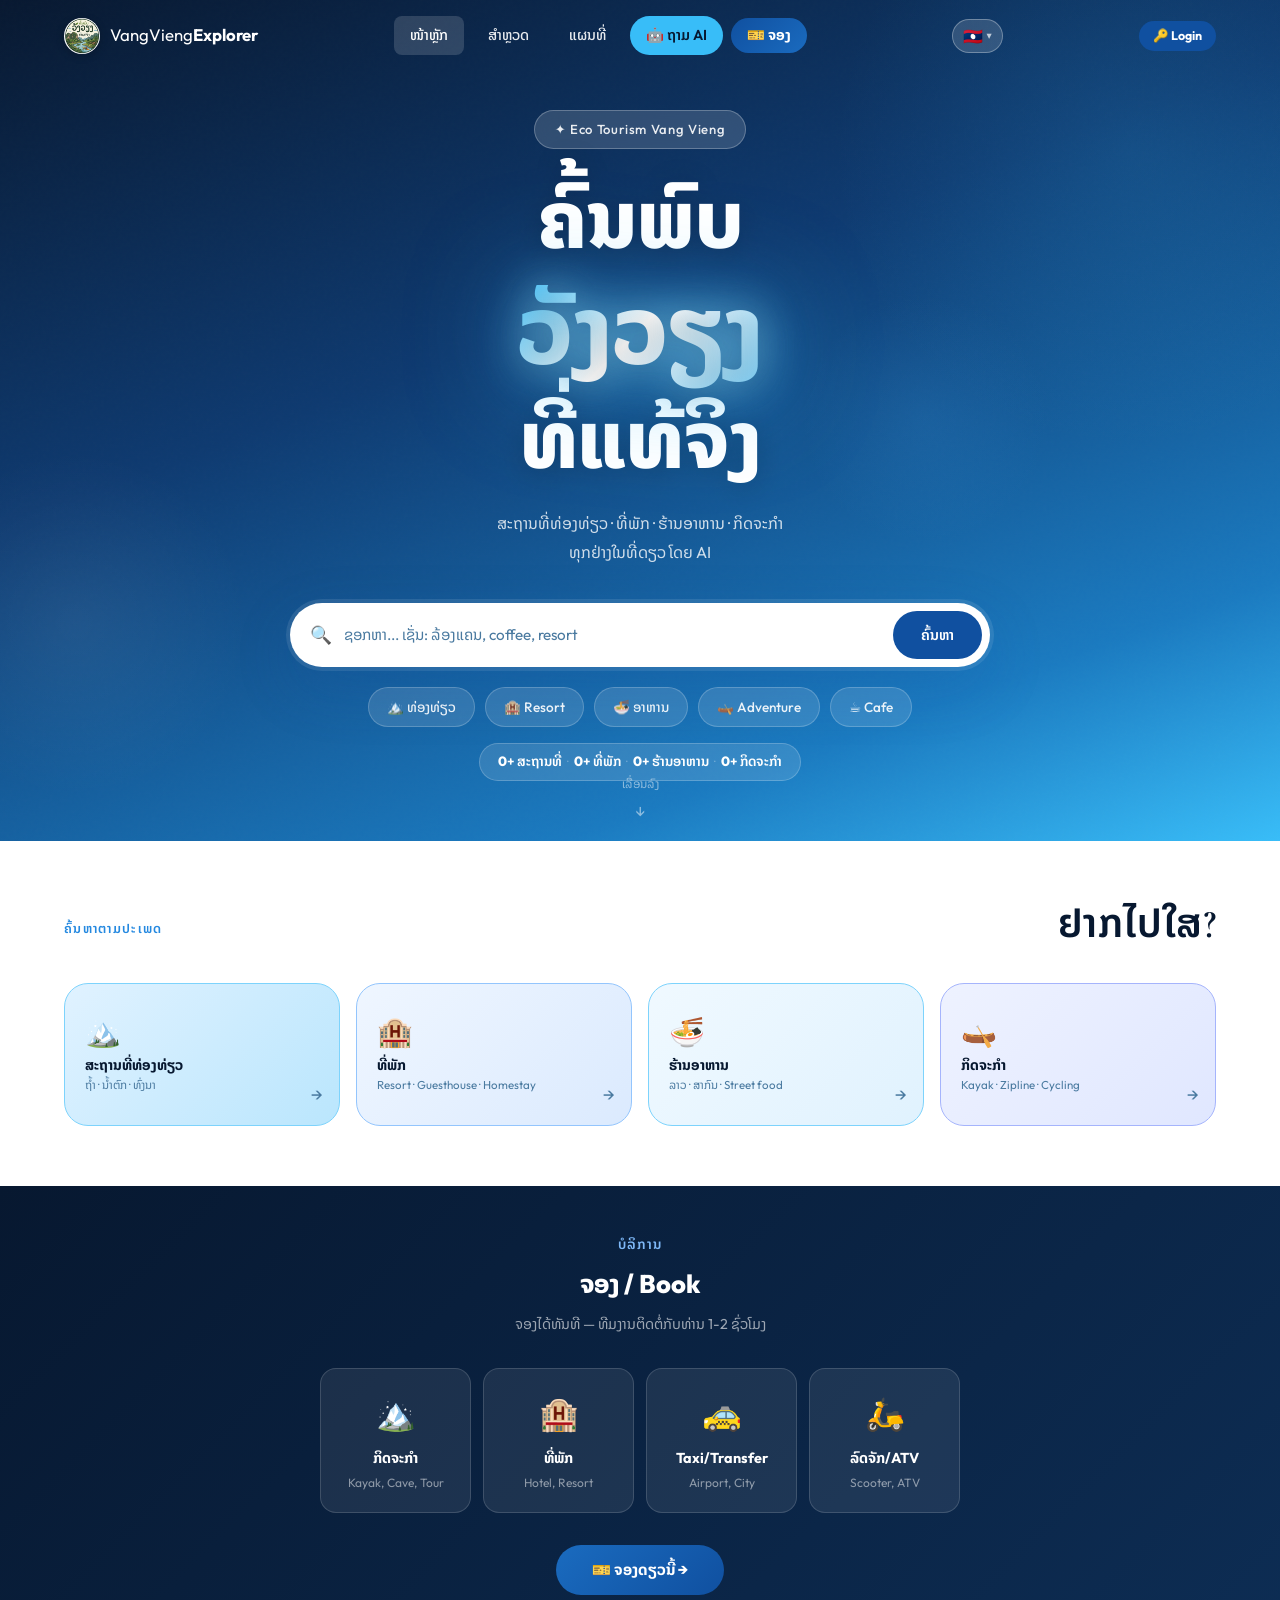
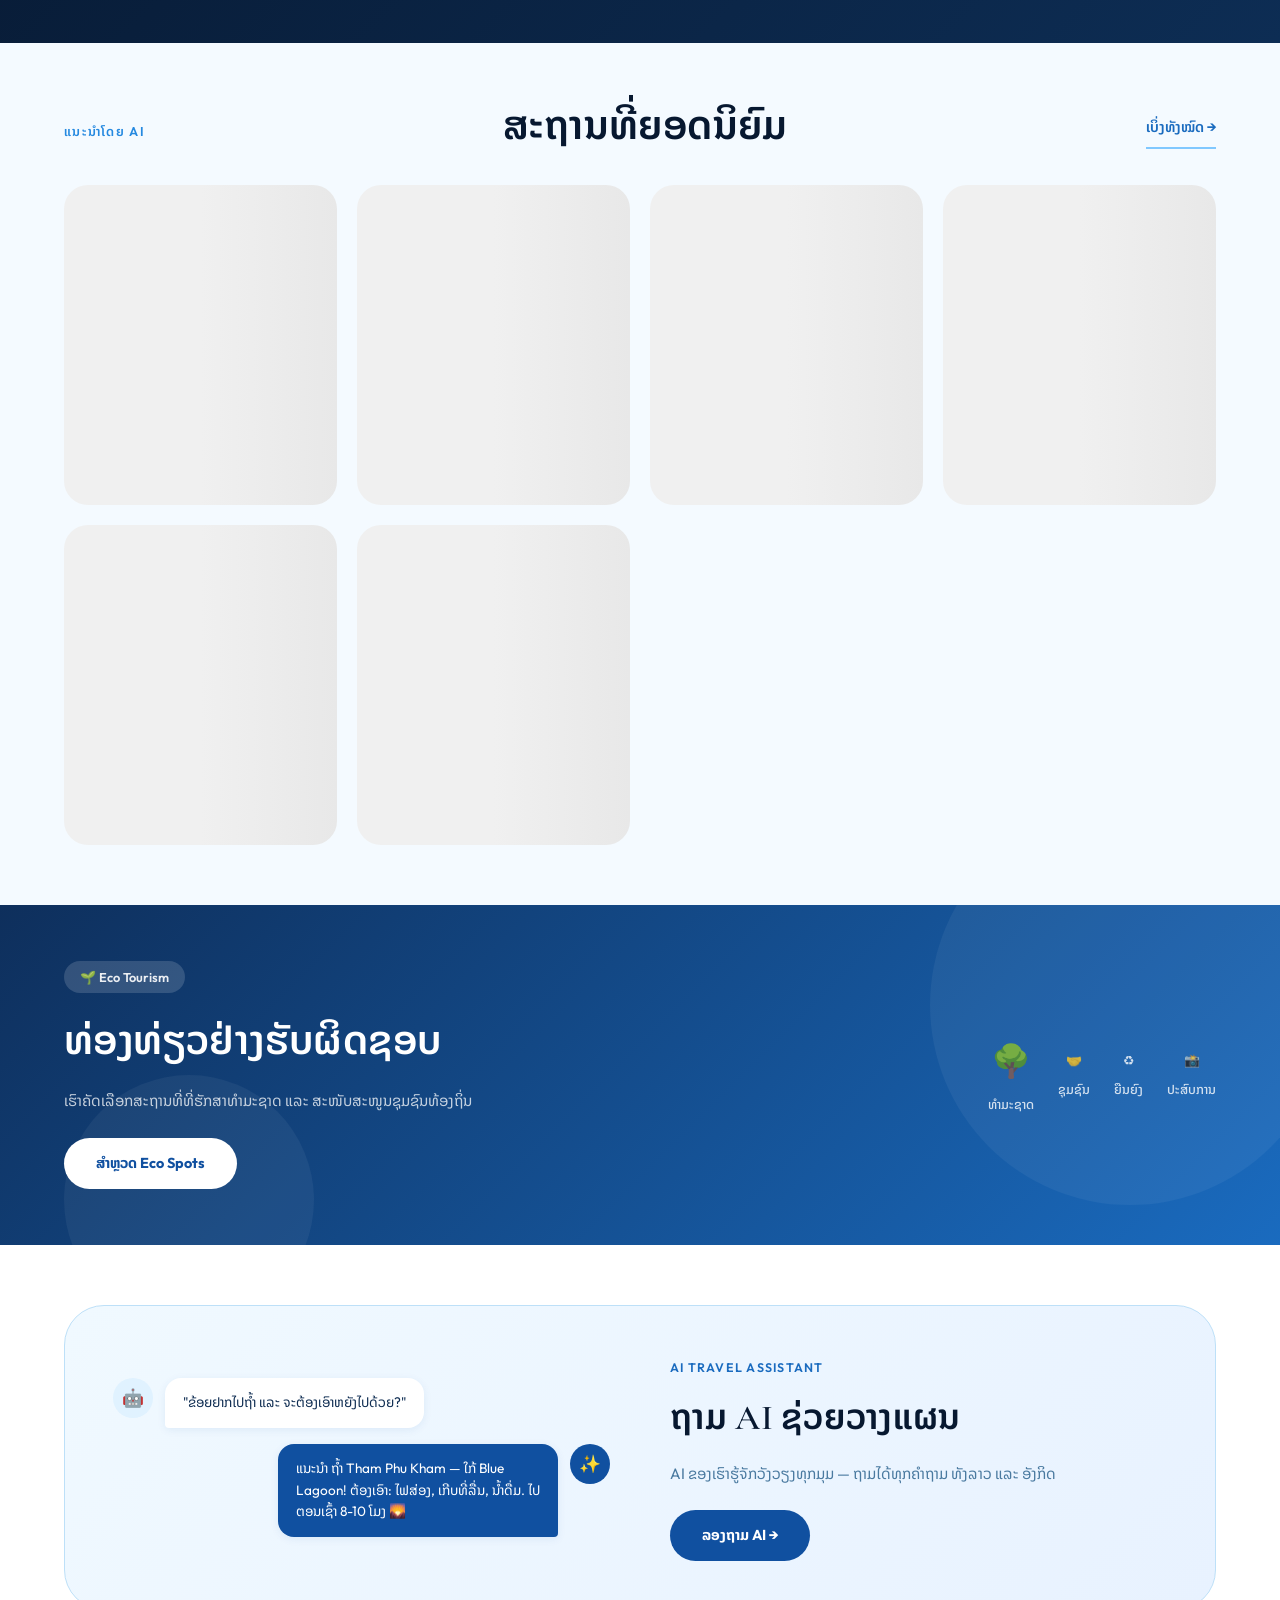
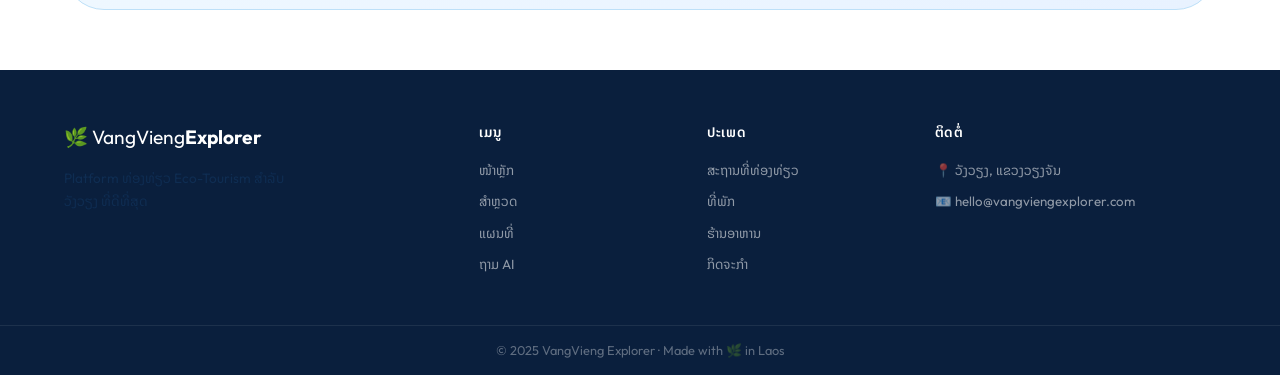
<file: index.html>
<!DOCTYPE html>
<html lang="lo">
<head>
  <meta charset="UTF-8" />
  <meta name="viewport" content="width=device-width, initial-scale=1.0" />
  <title>VangVieng Explorer 🌿 — ສຳຫຼວດວັງວຽງ ລາວ</title>

  <!-- SEO -->
  <meta name="description" content="ສຳຫຼວດວັງວຽງ ລາວ — ສະຖານທີ່ທ່ອງທ່ຽວ, ທີ່ພັກ, ຮ້ານອາຫານ, ກິດຈະກຳ. Discover Vang Vieng attractions, hotels, restaurants and activities powered by AI.">
  <meta name="keywords" content="Vang Vieng, ວັງວຽງ, Laos, ລາວ, tourism, travel, eco tourism, Blue Lagoon, Tham Chang, kayak, zipline">
  <meta name="author" content="VangVieng Explorer">
  <meta name="robots" content="index, follow">
  <meta name="google-site-verification" content="aIEkSNs_3NFdKV3iaKgwpjX4M2gqIAVR-UfDAykAiaM">
  <link rel="canonical" href="https://duantest001-rgb.github.io/vangvieng-explorer/">

  <!-- Open Graph (Facebook, Line, WhatsApp) -->
  <meta property="og:type" content="website">
  <meta property="og:url" content="https://duantest001-rgb.github.io/vangvieng-explorer/">
  <meta property="og:title" content="VangVieng Explorer — ສຳຫຼວດວັງວຽງ ລາວ">
  <meta property="og:description" content="ສະຖານທີ່ທ່ອງທ່ຽວ, ທີ່ພັກ, ຮ້ານອາຫານ, ກິດຈະກຳ ວັງວຽງ ທຸກຢ່າງໃນທີ່ດຽວ ໂດຍ AI">
  <meta property="og:image" content="https://duantest001-rgb.github.io/vangvieng-explorer/assets/logo.png">
  <meta property="og:locale" content="lo_LA">
  <meta property="og:locale:alternate" content="en_US">
  <meta property="og:site_name" content="VangVieng Explorer">

  <!-- Twitter Card -->
  <meta name="twitter:card" content="summary_large_image">
  <meta name="twitter:title" content="VangVieng Explorer — ສຳຫຼວດວັງວຽງ">
  <meta name="twitter:description" content="ສະຖານທີ່ທ່ອງທ່ຽວ, ທີ່ພັກ, ຮ້ານອາຫານ ວັງວຽງ ໂດຍ AI">
  <meta name="twitter:image" content="https://duantest001-rgb.github.io/vangvieng-explorer/assets/logo.png">

  <!-- PWA -->
  <meta name="theme-color" content="#1050a0">
  <meta name="mobile-web-app-capable" content="yes">
  <meta name="apple-mobile-web-app-capable" content="yes">
  <meta name="apple-mobile-web-app-status-bar-style" content="black-translucent">
  <meta name="apple-mobile-web-app-title" content="VVExplorer">
  <link rel="manifest" href="manifest.json">
  <link rel="apple-touch-icon" href="assets/logo.png">
  <link rel="stylesheet" href="css/style.css" />
  <link rel="preconnect" href="https://fonts.googleapis.com">
  <link rel="preconnect" href="https://fonts.gstatic.com" crossorigin>
  <link href="https://fonts.googleapis.com/css2?family=Cormorant+Garamond:wght@500;600;700;800&family=Outfit:wght@300;400;500;600;700&family=Noto+Sans+Lao:wght@400;600;700;800&display=swap" rel="stylesheet">
</head>
<body>

  <nav class="navbar" id="navbar">
    <div class="nav-container">
      <a href="index.html" class="nav-logo">
        <img src="assets/logo.png" alt="logo" class="nav-logo-img" />
        <span class="logo-text">VangVieng<strong>Explorer</strong></span>
      </a>
      <div class="nav-links" id="navLinks">
        <a href="index.html" class="nav-link active" data-i18n="nav.home">ໜ້າຫຼັກ</a>
        <a href="pages/explore.html" class="nav-link" data-i18n="nav.explore">ສຳຫຼວດ</a>
        <a href="pages/map.html" class="nav-link" data-i18n="nav.map">ແຜນທີ່</a>
        <a href="pages/ai-chat.html" class="nav-link nav-ai" data-i18n="nav.ai">🤖 ຖາມ AI</a>
        <a href="pages/booking.html" class="nav-link" style="background:linear-gradient(135deg,#1050a0,#1a6bbf);color:#fff!important;padding:6px 16px;border-radius:99px;font-weight:700;">🎫 ຈອງ</a>
      </div>
      <div class="lang-dropdown" id="langDropdown">
        <button class="lang-toggle" id="langToggle" onclick="toggleLangMenu()">
          <span id="langFlag">🇱🇦</span>
          
          <span class="lang-arrow">▾</span>
        </button>
        <div class="lang-menu" id="langMenu">
          <button class="lang-option active" data-lang="lo" onclick="selectLang('lo','🇱🇦','ລາວ')">🇱🇦 ລາວ</button>
          <button class="lang-option" data-lang="en" onclick="selectLang('en','🇬🇧','English')">🇬🇧 English</button>
          <button class="lang-option" data-lang="zh" onclick="selectLang('zh','🇨🇳','中文')">🇨🇳 中文</button>
          <button class="lang-option" data-lang="th" onclick="selectLang('th','🇹🇭','ไทย')">🇹🇭 ไทย</button>
          <button class="lang-option" data-lang="ko" onclick="selectLang('ko','🇰🇷','한국어')">🇰🇷 한국어</button>
        </div>
      </div>
      <button class="hamburger" id="hamburger" aria-label="menu">
        <span></span><span></span><span></span>
      </button>
    </div>
  </nav>

  <!-- HERO -->
  <section class="hero">
    <div class="hero-bg">
      <div class="hero-shape s1"></div><div class="hero-shape s2"></div><div class="hero-shape s3"></div>
    </div>
    <div class="hero-content">
      <div class="hero-badge">✦ <span data-i18n="hero.badge">Eco Tourism Vang Vieng</span></div>
      <h1 class="hero-title">
        <span data-i18n="hero.line1">ຄົ້ນພົບ</span><br/>
        <span class="hero-highlight">ວັງວຽງ</span><br/>
        <span data-i18n="hero.line2">ທີ່ແທ້ຈິງ</span>
      </h1>
      <p class="hero-sub" data-i18n="hero.sub">ສະຖານທີ່ທ່ອງທ່ຽວ · ທີ່ພັກ · ຮ້ານອາຫານ · ກິດຈະກຳ<br>ທຸກຢ່າງໃນທີ່ດຽວ ໂດຍ AI</p>
      <div class="search-box">
        <div class="search-icon">🔍</div>
        <input type="text" id="heroSearch" class="search-input" placeholder="ຊອກຫາ..." autocomplete="off" />
        <button class="search-btn" onclick="handleSearch()" data-i18n="search.btn">ຄົ້ນຫາ</button>
      </div>
      <div class="quick-tags">
        <button class="tag" onclick="searchTag('attraction')" data-i18n="tag.attraction">🏔️ ທ່ອງທ່ຽວ</button>
        <button class="tag" onclick="searchTag('resort')" data-i18n="tag.resort">🏨 Resort</button>
        <button class="tag" onclick="searchTag('restaurant')" data-i18n="tag.food">🍜 ອາຫານ</button>
        <button class="tag" onclick="searchTag('adventure')" data-i18n="tag.adventure">🛶 Adventure</button>
        <button class="tag" onclick="searchTag('cafe')" data-i18n="tag.cafe">☕ Cafe</button>
      </div>
      <!-- WEATHER + STATS WIDGETS -->
      <div class="hero-widgets">
        <div class="weather-widget" id="weatherWidget" style="display:none;">
          <span class="weather-icon" id="wIcon">🌤️</span>
          <span class="weather-temp" id="wTemp">--°C</span>
          <span class="weather-desc" id="wDesc">ວັງວຽງ</span>
        </div>
        <div class="stats-widget">
          <span class="stats-widget-item"><span class="stat-num" data-target="50">0</span>+ <span data-i18n="stat.places">ສະຖານທີ່</span></span>
          <span class="stats-widget-dot">·</span>
          <span class="stats-widget-item"><span class="stat-num" data-target="30">0</span>+ <span data-i18n="stat.hotels">ທີ່ພັກ</span></span>
          <span class="stats-widget-dot">·</span>
          <span class="stats-widget-item"><span class="stat-num" data-target="40">0</span>+ <span data-i18n="stat.restaurants">ຮ້ານ</span></span>
          <span class="stats-widget-dot">·</span>
          <span class="stats-widget-item"><span class="stat-num" data-target="20">0</span>+ <span data-i18n="stat.activities">ກິດຈະກຳ</span></span>
        </div>
      </div>
    </div>
    <div class="hero-scroll">
      <span data-i18n="scroll">ເລື່ອນລົງ</span>
      <div class="scroll-arrow">↓</div>
    </div>
  </section>

  <!-- CATEGORIES -->
  <section class="section categories-section">
    <div class="container">
      <div class="section-header">
        <p class="section-label" data-i18n="cat.label">ຄົ້ນຫາຕາມປະເພດ</p>
        <h2 class="section-title" data-i18n="cat.title">ຢາກໄປໃສ?</h2>
      </div>
      <div class="categories-grid">
        <a href="pages/explore.html?cat=attraction" class="cat-card cat-attraction">
          <div class="cat-icon">🏔️</div>
          <div class="cat-info">
            <h3 data-i18n="cat.attraction">ສະຖານທີ່ທ່ອງທ່ຽວ</h3>
            <p data-i18n="cat.attraction.sub">ຖ້ຳ · ນ້ຳຕົກ · ທົ່ງນາ</p>
          </div>
          <div class="cat-arrow">→</div>
        </a>
        <a href="pages/explore.html?cat=hotel" class="cat-card cat-hotel">
          <div class="cat-icon">🏨</div>
          <div class="cat-info">
            <h3 data-i18n="cat.hotel">ທີ່ພັກ</h3>
            <p data-i18n="cat.hotel.sub">Resort · Guesthouse · Homestay</p>
          </div>
          <div class="cat-arrow">→</div>
        </a>
        <a href="pages/explore.html?cat=restaurant" class="cat-card cat-restaurant">
          <div class="cat-icon">🍜</div>
          <div class="cat-info">
            <h3 data-i18n="cat.restaurant">ຮ້ານອາຫານ</h3>
            <p data-i18n="cat.restaurant.sub">ລາວ · ສາກົນ · Street food</p>
          </div>
          <div class="cat-arrow">→</div>
        </a>
        <a href="pages/explore.html?cat=activity" class="cat-card cat-activity">
          <div class="cat-icon">🛶</div>
          <div class="cat-info">
            <h3 data-i18n="cat.activity">ກິດຈະກຳ</h3>
            <p data-i18n="cat.activity.sub">Kayak · Zipline · Cycling</p>
          </div>
          <div class="cat-arrow">→</div>
        </a>
      </div>
    </div>
  </section>

  <!-- BOOKING SECTION -->
  <section style="padding:3rem 0;background:linear-gradient(135deg,#071830,#0d2d54);">
    <div class="container">
      <div style="text-align:center;margin-bottom:2rem;">
        <p style="font-size:0.85rem;font-weight:600;color:#7eb8f7;letter-spacing:1px;text-transform:uppercase;margin-bottom:8px;">ບໍລິການ</p>
        <h2 style="font-size:1.6rem;font-weight:800;color:#fff;margin-bottom:8px;">ຈອງ / Book</h2>
        <p style="font-size:0.9rem;color:rgba(255,255,255,0.6);">ຈອງໄດ້ທັນທີ — ທີມງານຕິດຕໍ່ກັບທ່ານ 1-2 ຊົ່ວໂມງ</p>
      </div>
      <div style="display:grid;grid-template-columns:repeat(auto-fit,minmax(140px,1fr));gap:12px;max-width:640px;margin:0 auto 2rem;">
        <a href="pages/booking.html?type=activity" style="background:rgba(255,255,255,0.08);border:1px solid rgba(255,255,255,0.15);border-radius:16px;padding:1.2rem 1rem;text-align:center;text-decoration:none;transition:all .2s;display:block;" onmouseover="this.style.background='rgba(255,255,255,0.15)'" onmouseout="this.style.background='rgba(255,255,255,0.08)'">
          <div style="font-size:2rem;margin-bottom:8px;">🏔️</div>
          <div style="font-weight:700;color:#fff;font-size:0.9rem;">ກິດຈະກຳ</div>
          <div style="font-size:0.75rem;color:rgba(255,255,255,0.5);margin-top:3px;">Kayak, Cave, Tour</div>
        </a>
        <a href="pages/booking.html?type=hotel" style="background:rgba(255,255,255,0.08);border:1px solid rgba(255,255,255,0.15);border-radius:16px;padding:1.2rem 1rem;text-align:center;text-decoration:none;transition:all .2s;display:block;" onmouseover="this.style.background='rgba(255,255,255,0.15)'" onmouseout="this.style.background='rgba(255,255,255,0.08)'">
          <div style="font-size:2rem;margin-bottom:8px;">🏨</div>
          <div style="font-weight:700;color:#fff;font-size:0.9rem;">ທີ່ພັກ</div>
          <div style="font-size:0.75rem;color:rgba(255,255,255,0.5);margin-top:3px;">Hotel, Resort</div>
        </a>
        <a href="pages/booking.html?type=taxi" style="background:rgba(255,255,255,0.08);border:1px solid rgba(255,255,255,0.15);border-radius:16px;padding:1.2rem 1rem;text-align:center;text-decoration:none;transition:all .2s;display:block;" onmouseover="this.style.background='rgba(255,255,255,0.15)'" onmouseout="this.style.background='rgba(255,255,255,0.08)'">
          <div style="font-size:2rem;margin-bottom:8px;">🚕</div>
          <div style="font-weight:700;color:#fff;font-size:0.9rem;">Taxi/Transfer</div>
          <div style="font-size:0.75rem;color:rgba(255,255,255,0.5);margin-top:3px;">Airport, City</div>
        </a>
        <a href="pages/booking.html?type=bike" style="background:rgba(255,255,255,0.08);border:1px solid rgba(255,255,255,0.15);border-radius:16px;padding:1.2rem 1rem;text-align:center;text-decoration:none;transition:all .2s;display:block;" onmouseover="this.style.background='rgba(255,255,255,0.15)'" onmouseout="this.style.background='rgba(255,255,255,0.08)'">
          <div style="font-size:2rem;margin-bottom:8px;">🛵</div>
          <div style="font-weight:700;color:#fff;font-size:0.9rem;">ລົດຈັກ/ATV</div>
          <div style="font-size:0.75rem;color:rgba(255,255,255,0.5);margin-top:3px;">Scooter, ATV</div>
        </a>
      </div>
      <div style="text-align:center;">
        <a href="pages/booking.html" style="display:inline-block;padding:13px 36px;background:linear-gradient(135deg,#1a6bbf,#1050a0);color:#fff;border-radius:99px;font-weight:700;font-size:0.95rem;text-decoration:none;">
          🎫 ຈອງດຽວນີ້ →
        </a>
      </div>
    </div>
  </section>

  <!-- FEATURED -->
  <section class="section featured-section">
    <div class="container">
      <div class="section-header">
        <p class="section-label" data-i18n="featured.label">ແນະນຳໂດຍ AI</p>
        <h2 class="section-title" data-i18n="featured.title">ສະຖານທີ່ຍອດນິຍົມ</h2>
        <a href="pages/explore.html" class="see-all" data-i18n="featured.all">ເບິ່ງທັງໝົດ →</a>
      </div>
      <div class="places-grid" id="featuredGrid"></div>
    </div>
  </section>

  <!-- ECO BANNER -->
  <section class="eco-banner">
    <div class="eco-bg-shapes"><div class="eco-shape e1"></div><div class="eco-shape e2"></div></div>
    <div class="container eco-content">
      <div class="eco-text">
        <span class="eco-tag">🌱 Eco Tourism</span>
        <h2 data-i18n="eco.title">ທ່ອງທ່ຽວຢ່າງຮັບຜິດຊອບ</h2>
        <p data-i18n="eco.sub">ເຮົາຄັດເລືອກສະຖານທີ່ທີ່ຮັກສາທໍາມະຊາດ ແລະ ສະໜັບສະໜູນຊຸມຊົນທ້ອງຖິ່ນ</p>
        <a href="pages/explore.html?eco=true" class="btn-eco" data-i18n="eco.btn">ສຳຫຼວດ Eco Spots</a>
      </div>
      <div class="eco-icons">
        <div class="eco-icon-item">🌳<span data-i18n="eco.nature">ທໍາມະຊາດ</span></div>
        <div class="eco-icon-item">🤝<span data-i18n="eco.community">ຊຸມຊົນ</span></div>
        <div class="eco-icon-item">♻️<span data-i18n="eco.sustain">ຍືນຍົງ</span></div>
        <div class="eco-icon-item">📸<span data-i18n="eco.experience">ປະສົບການ</span></div>
      </div>
    </div>
  </section>

  <!-- AI PROMO -->
  <section class="section ai-promo-section">
    <div class="container">
      <div class="ai-promo-card">
        <div class="ai-promo-left">
          <div class="ai-bubble">
            <div class="ai-avatar">🤖</div>
            <div class="ai-msg"><p data-i18n="ai.q">"ຂ້ອຍຢາກໄປຖ້ຳ ແລະ ຈະຕ້ອງເອົາຫຍັງໄປດ້ວຍ?"</p></div>
          </div>
          <div class="ai-bubble reply" id="aiPromoBubble" style="opacity:0;transform:translateY(8px);transition:opacity 0.5s ease,transform 0.5s ease;">
            <div class="ai-avatar bot">✨</div>
            <div class="ai-msg bot-msg"><p data-i18n="ai.a">ແນະນຳ ຖ້ຳ Tham Phu Kham — ໃກ້ Blue Lagoon! ຕ້ອງເອົາ: ໄຟສ່ອງ, ເກີບ, ນ້ຳດື່ມ 🌄</p></div>
          </div>
        </div>
        <div class="ai-promo-right">
          <span class="ai-label">AI Travel Assistant</span>
          <h2 data-i18n="ai.title">ຖາມ AI ຊ່ວຍວາງແຜນ</h2>
          <p data-i18n="ai.desc">AI ຂອງເຮົາຮູ້ຈັກວັງວຽງທຸກມຸມ — ຖາມໄດ້ທຸກຄຳຖາມ ທັງລາວ ແລະ ອັງກິດ</p>
          <a href="pages/ai-chat.html" class="btn-primary" data-i18n="ai.btn">ລອງຖາມ AI →</a>
        </div>
      </div>
    </div>
  </section>
  <script>
    // Animate AI reply bubble when in view
    const observer = new IntersectionObserver((entries) => {
      entries.forEach(entry => {
        if (entry.isIntersecting) {
          setTimeout(() => {
            const el = document.getElementById('aiPromoBubble');
            if (el) { el.style.opacity = '1'; el.style.transform = 'translateY(0)'; }
          }, 600);
          observer.disconnect();
        }
      });
    }, { threshold: 0.4 });
    const promoSection = document.querySelector('.ai-promo-section');
    if (promoSection) observer.observe(promoSection);
  </script>

  <!-- FOOTER -->
  <footer class="footer">
    <div class="container footer-grid">
      <div class="footer-brand">
        <div class="footer-logo">🌿 VangVieng<strong>Explorer</strong></div>
        <p data-i18n="footer.desc">Platform ທ່ອງທ່ຽວ Eco-Tourism ສຳລັບວັງວຽງ ທີ່ດີທີ່ສຸດ</p>
      </div>
      <div class="footer-links">
        <h4 data-i18n="footer.menu">ເມນູ</h4>
        <a href="index.html" data-i18n="nav.home">ໜ້າຫຼັກ</a>
        <a href="pages/explore.html" data-i18n="nav.explore">ສຳຫຼວດ</a>
        <a href="pages/map.html" data-i18n="nav.map">ແຜນທີ່</a>
        <a href="pages/ai-chat.html" data-i18n="footer.ai">ຖາມ AI</a>
      </div>
      <div class="footer-links">
        <h4 data-i18n="footer.cat">ປະເພດ</h4>
        <a href="pages/explore.html?cat=attraction" data-i18n="cat.attraction">ສະຖານທີ່</a>
        <a href="pages/explore.html?cat=hotel" data-i18n="cat.hotel">ທີ່ພັກ</a>
        <a href="pages/explore.html?cat=restaurant" data-i18n="cat.restaurant">ຮ້ານອາຫານ</a>
        <a href="pages/explore.html?cat=activity" data-i18n="cat.activity">ກິດຈະກຳ</a>
      </div>
      <div class="footer-contact">
        <h4 data-i18n="footer.contact">ຕິດຕໍ່</h4>
        <p>📍 <span data-i18n="footer.location">ວັງວຽງ, ແຂວງວຽງຈັນ</span></p>
        <p>📧 hello@vangviengexplorer.com</p>
      </div>
    </div>
    <div class="footer-bottom">
      <p data-i18n="footer.copy">© 2025 VangVieng Explorer · Made with 🌿 in Laos</p>
    </div>
  </footer>

  <script src="js/auth.js"></script>
  <script src="js/supabase.js"></script>
  <script src="js/app.js"></script>
  <script src="js/i18n.js"></script>
  <script>
    // ── WEATHER — Vang Vieng ──
    async function loadWeather() {
      // ລອງ direct ກ່ອນ — ຖ້າ fail ໃຊ້ Worker proxy
      const WEATHER_URL = 'https://api.openweathermap.org/data/2.5/weather?lat=18.9167&lon=102.4500&appid=25e354c80aa4d1d062271734755205c4&units=metric';
      const PROXY_URL   = 'https://gemini-proxy.duan-test001.workers.dev/weather';

      async function tryFetch(url) {
        const res = await fetch(url, { signal: AbortSignal.timeout(5000) });
        if (!res.ok) throw new Error('fail');
        return res.json();
      }

      try {
        let data;
        try {
          data = await tryFetch(WEATHER_URL);
        } catch {
          // fallback ຜ່ານ Worker
          data = await tryFetch(PROXY_URL);
        }
        const temp = Math.round(data.main.temp);
        const desc = data.weather[0].main;
        document.getElementById('wIcon').textContent = getWeatherIcon(desc);
        document.getElementById('wTemp').textContent = `${temp}°C`;
        document.getElementById('wDesc').textContent = getWeatherLao(desc);
        document.getElementById('weatherWidget').style.display = 'inline-flex';
      } catch {
        const w = document.getElementById('weatherWidget');
        if (w) w.style.display = 'none';
      }
    }

    function getWeatherIcon(main) {
      const map = {
        Clear: '☀️', Clouds: '⛅', Rain: '🌧️',
        Thunderstorm: '⛈️', Drizzle: '🌦️', Snow: '❄️',
        Mist: '🌫️', Fog: '🌫️', Haze: '🌫️'
      };
      return map[main] || '🌤️';
    }

    function getWeatherLao(main) {
      const map = {
        Clear: 'ແດດອອກ', Clouds: 'ມີເມກ', Rain: 'ຝົນຕົກ',
        Thunderstorm: 'ພາຍຸ', Drizzle: 'ຝົນປອຍ', Snow: 'ຫິມະ',
        Mist: 'ໝອກ', Fog: 'ໝອກ', Haze: 'ຝຸ່ນ'
      };
      return map[main] || 'ສະພາບດີ';
    }

    loadWeather();
    if ('serviceWorker' in navigator) {
      window.addEventListener('load', () => {
        navigator.serviceWorker.register('/service-worker.js')
          .then(r => console.log('SW registered'))
          .catch(e => console.log('SW error:', e));
      });
    }
  </script>
  <script src="js/active-trip.js"></script>
</body>
</html>
</file>
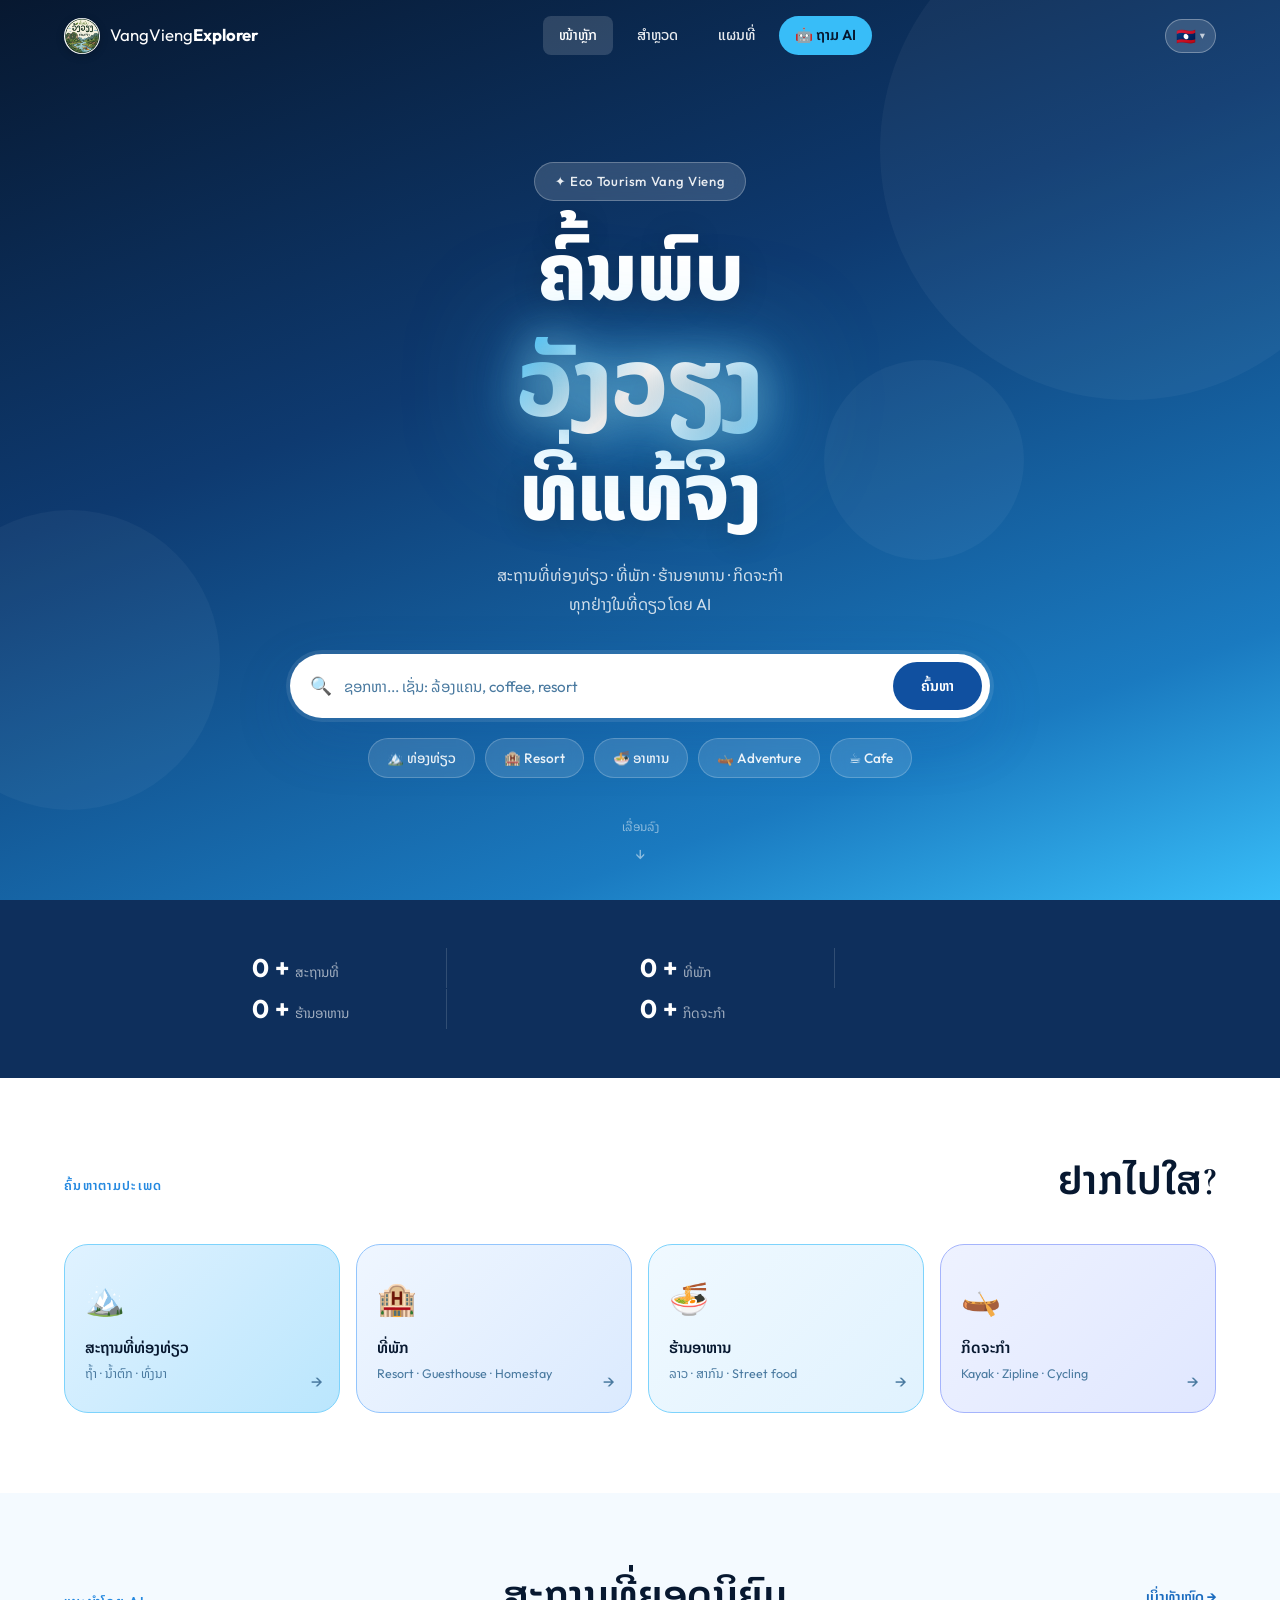
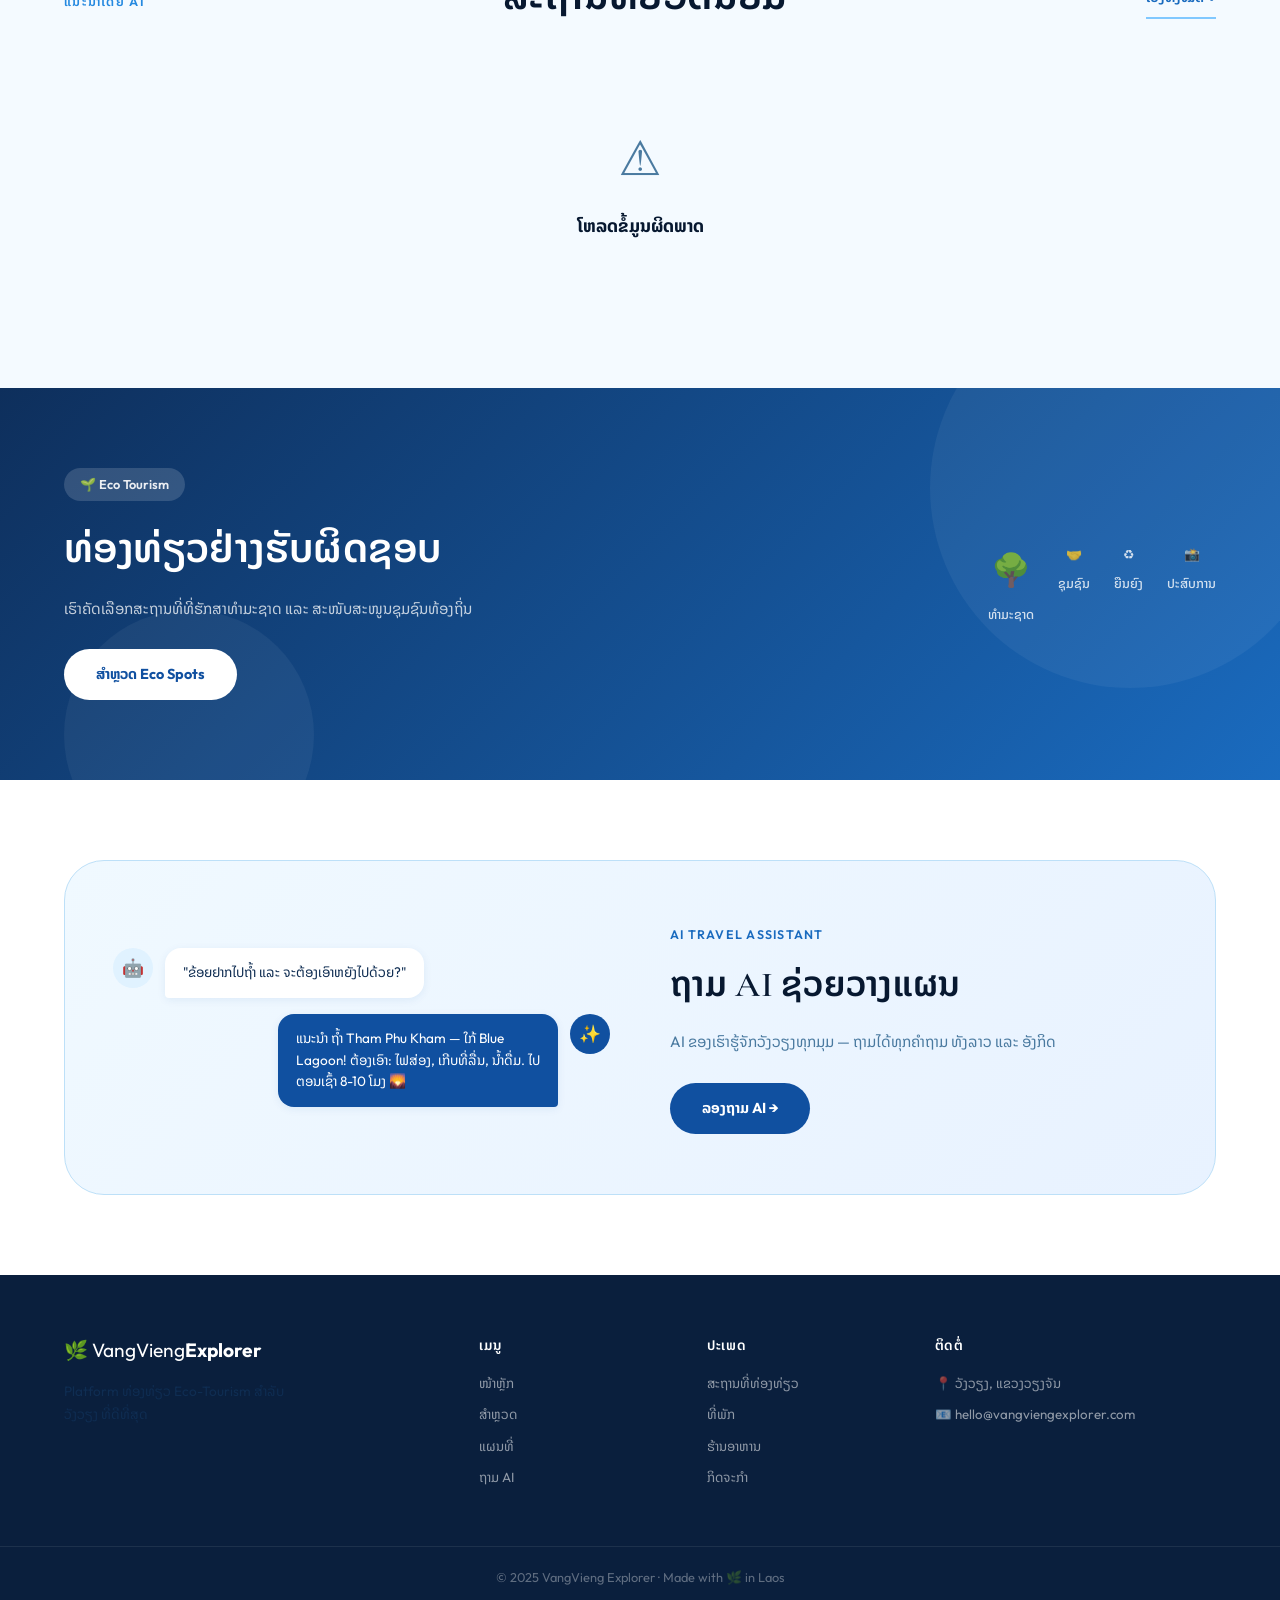
<file: vangvieng-explorer/index.html>
<!DOCTYPE html>
<html lang="lo">
<head>
  <meta charset="UTF-8" />
  <meta name="viewport" content="width=device-width, initial-scale=1.0" />
  <title>VangVieng Explorer 🌿</title>
  <link rel="stylesheet" href="css/style.css" />
  <link rel="preconnect" href="https://fonts.googleapis.com">
  <link rel="preconnect" href="https://fonts.gstatic.com" crossorigin>
  <link href="https://fonts.googleapis.com/css2?family=Cormorant+Garamond:wght@500;600;700;800&family=Outfit:wght@300;400;500;600;700&family=Noto+Sans+Lao:wght@400;600;700;800&display=swap" rel="stylesheet">
</head>
<body>

  <nav class="navbar" id="navbar">
    <div class="nav-container">
      <a href="index.html" class="nav-logo">
        <img src="assets/logo.png" alt="logo" class="nav-logo-img" />
        <span class="logo-text">VangVieng<strong>Explorer</strong></span>
      </a>
      <div class="nav-links" id="navLinks">
        <a href="index.html" class="nav-link active" data-i18n="nav.home">ໜ້າຫຼັກ</a>
        <a href="pages/explore.html" class="nav-link" data-i18n="nav.explore">ສຳຫຼວດ</a>
        <a href="pages/map.html" class="nav-link" data-i18n="nav.map">ແຜນທີ່</a>
        <a href="pages/ai-chat.html" class="nav-link nav-ai" data-i18n="nav.ai">🤖 ຖາມ AI</a>
      </div>
      <div class="lang-dropdown" id="langDropdown">
        <button class="lang-toggle" id="langToggle" onclick="toggleLangMenu()">
          <span id="langFlag">🇱🇦</span>
          
          <span class="lang-arrow">▾</span>
        </button>
        <div class="lang-menu" id="langMenu">
          <button class="lang-option active" data-lang="lo" onclick="selectLang('lo','🇱🇦','ລາວ')">🇱🇦 ລາວ</button>
          <button class="lang-option" data-lang="en" onclick="selectLang('en','🇬🇧','English')">🇬🇧 English</button>
          <button class="lang-option" data-lang="zh" onclick="selectLang('zh','🇨🇳','中文')">🇨🇳 中文</button>
          <button class="lang-option" data-lang="th" onclick="selectLang('th','🇹🇭','ไทย')">🇹🇭 ไทย</button>
          <button class="lang-option" data-lang="ko" onclick="selectLang('ko','🇰🇷','한국어')">🇰🇷 한국어</button>
        </div>
      </div>
      <button class="hamburger" id="hamburger" aria-label="menu">
        <span></span><span></span><span></span>
      </button>
    </div>
  </nav>

  <!-- HERO -->
  <section class="hero">
    <div class="hero-bg">
      <div class="hero-shape s1"></div><div class="hero-shape s2"></div><div class="hero-shape s3"></div>
    </div>
    <div class="hero-content">
      <div class="hero-badge">✦ <span data-i18n="hero.badge">Eco Tourism Vang Vieng</span></div>
      <h1 class="hero-title">
        <span data-i18n="hero.line1">ຄົ້ນພົບ</span><br/>
        <span class="hero-highlight">ວັງວຽງ</span><br/>
        <span data-i18n="hero.line2">ທີ່ແທ້ຈິງ</span>
      </h1>
      <p class="hero-sub" data-i18n="hero.sub">ສະຖານທີ່ທ່ອງທ່ຽວ · ທີ່ພັກ · ຮ້ານອາຫານ · ກິດຈະກຳ<br>ທຸກຢ່າງໃນທີ່ດຽວ ໂດຍ AI</p>
      <div class="search-box">
        <div class="search-icon">🔍</div>
        <input type="text" id="heroSearch" class="search-input" placeholder="ຊອກຫາ..." autocomplete="off" />
        <button class="search-btn" onclick="handleSearch()" data-i18n="search.btn">ຄົ້ນຫາ</button>
      </div>
      <div class="quick-tags">
        <button class="tag" onclick="searchTag('attraction')" data-i18n="tag.attraction">🏔️ ທ່ອງທ່ຽວ</button>
        <button class="tag" onclick="searchTag('resort')" data-i18n="tag.resort">🏨 Resort</button>
        <button class="tag" onclick="searchTag('restaurant')" data-i18n="tag.food">🍜 ອາຫານ</button>
        <button class="tag" onclick="searchTag('adventure')" data-i18n="tag.adventure">🛶 Adventure</button>
        <button class="tag" onclick="searchTag('cafe')" data-i18n="tag.cafe">☕ Cafe</button>
      </div>
    </div>
    <div class="hero-scroll">
      <span data-i18n="scroll">ເລື່ອນລົງ</span>
      <div class="scroll-arrow">↓</div>
    </div>
  </section>

  <!-- STATS -->
  <section class="stats-bar">
    <div class="stats-container">
      <div class="stat-item"><span class="stat-num" data-target="50">0</span>+ <span class="stat-label" data-i18n="stat.places">ສະຖານທີ່</span></div>
      <div class="stat-divider"></div>
      <div class="stat-item"><span class="stat-num" data-target="30">0</span>+ <span class="stat-label" data-i18n="stat.hotels">ທີ່ພັກ</span></div>
      <div class="stat-divider"></div>
      <div class="stat-item"><span class="stat-num" data-target="40">0</span>+ <span class="stat-label" data-i18n="stat.restaurants">ຮ້ານອາຫານ</span></div>
      <div class="stat-divider"></div>
      <div class="stat-item"><span class="stat-num" data-target="20">0</span>+ <span class="stat-label" data-i18n="stat.activities">ກິດຈະກຳ</span></div>
    </div>
  </section>

  <!-- CATEGORIES -->
  <section class="section categories-section">
    <div class="container">
      <div class="section-header">
        <p class="section-label" data-i18n="cat.label">ຄົ້ນຫາຕາມປະເພດ</p>
        <h2 class="section-title" data-i18n="cat.title">ຢາກໄປໃສ?</h2>
      </div>
      <div class="categories-grid">
        <a href="pages/explore.html?cat=attraction" class="cat-card cat-attraction">
          <div class="cat-icon">🏔️</div>
          <div class="cat-info">
            <h3 data-i18n="cat.attraction">ສະຖານທີ່ທ່ອງທ່ຽວ</h3>
            <p data-i18n="cat.attraction.sub">ຖ້ຳ · ນ້ຳຕົກ · ທົ່ງນາ</p>
          </div>
          <div class="cat-arrow">→</div>
        </a>
        <a href="pages/explore.html?cat=hotel" class="cat-card cat-hotel">
          <div class="cat-icon">🏨</div>
          <div class="cat-info">
            <h3 data-i18n="cat.hotel">ທີ່ພັກ</h3>
            <p data-i18n="cat.hotel.sub">Resort · Guesthouse · Homestay</p>
          </div>
          <div class="cat-arrow">→</div>
        </a>
        <a href="pages/explore.html?cat=restaurant" class="cat-card cat-restaurant">
          <div class="cat-icon">🍜</div>
          <div class="cat-info">
            <h3 data-i18n="cat.restaurant">ຮ້ານອາຫານ</h3>
            <p data-i18n="cat.restaurant.sub">ລາວ · ສາກົນ · Street food</p>
          </div>
          <div class="cat-arrow">→</div>
        </a>
        <a href="pages/explore.html?cat=activity" class="cat-card cat-activity">
          <div class="cat-icon">🛶</div>
          <div class="cat-info">
            <h3 data-i18n="cat.activity">ກິດຈະກຳ</h3>
            <p data-i18n="cat.activity.sub">Kayak · Zipline · Cycling</p>
          </div>
          <div class="cat-arrow">→</div>
        </a>
      </div>
    </div>
  </section>

  <!-- FEATURED -->
  <section class="section featured-section">
    <div class="container">
      <div class="section-header">
        <p class="section-label" data-i18n="featured.label">ແນະນຳໂດຍ AI</p>
        <h2 class="section-title" data-i18n="featured.title">ສະຖານທີ່ຍອດນິຍົມ</h2>
        <a href="pages/explore.html" class="see-all" data-i18n="featured.all">ເບິ່ງທັງໝົດ →</a>
      </div>
      <div class="places-grid" id="featuredGrid"></div>
    </div>
  </section>

  <!-- ECO BANNER -->
  <section class="eco-banner">
    <div class="eco-bg-shapes"><div class="eco-shape e1"></div><div class="eco-shape e2"></div></div>
    <div class="container eco-content">
      <div class="eco-text">
        <span class="eco-tag">🌱 Eco Tourism</span>
        <h2 data-i18n="eco.title">ທ່ອງທ່ຽວຢ່າງຮັບຜິດຊອບ</h2>
        <p data-i18n="eco.sub">ເຮົາຄັດເລືອກສະຖານທີ່ທີ່ຮັກສາທໍາມະຊາດ ແລະ ສະໜັບສະໜູນຊຸມຊົນທ້ອງຖິ່ນ</p>
        <a href="pages/explore.html?eco=true" class="btn-eco" data-i18n="eco.btn">ສຳຫຼວດ Eco Spots</a>
      </div>
      <div class="eco-icons">
        <div class="eco-icon-item">🌳<span data-i18n="eco.nature">ທໍາມະຊາດ</span></div>
        <div class="eco-icon-item">🤝<span data-i18n="eco.community">ຊຸມຊົນ</span></div>
        <div class="eco-icon-item">♻️<span data-i18n="eco.sustain">ຍືນຍົງ</span></div>
        <div class="eco-icon-item">📸<span data-i18n="eco.experience">ປະສົບການ</span></div>
      </div>
    </div>
  </section>

  <!-- AI PROMO -->
  <section class="section ai-promo-section">
    <div class="container">
      <div class="ai-promo-card">
        <div class="ai-promo-left">
          <div class="ai-bubble">
            <div class="ai-avatar">🤖</div>
            <div class="ai-msg"><p data-i18n="ai.q">"ຂ້ອຍຢາກໄປຖ້ຳ ແລະ ຈະຕ້ອງເອົາຫຍັງໄປດ້ວຍ?"</p></div>
          </div>
          <div class="ai-bubble reply">
            <div class="ai-avatar bot">✨</div>
            <div class="ai-msg bot-msg"><p data-i18n="ai.a">ແນະນຳ ຖ້ຳ Tham Phu Kham — ໃກ້ Blue Lagoon! ຕ້ອງເອົາ: ໄຟສ່ອງ, ເກີບ, ນ້ຳດື່ມ 🌄</p></div>
          </div>
        </div>
        <div class="ai-promo-right">
          <span class="ai-label">AI Travel Assistant</span>
          <h2 data-i18n="ai.title">ຖາມ AI ຊ່ວຍວາງແຜນ</h2>
          <p data-i18n="ai.desc">AI ຂອງເຮົາຮູ້ຈັກວັງວຽງທຸກມຸມ — ຖາມໄດ້ທຸກຄຳຖາມ ທັງລາວ ແລະ ອັງກິດ</p>
          <a href="pages/ai-chat.html" class="btn-primary" data-i18n="ai.btn">ລອງຖາມ AI →</a>
        </div>
      </div>
    </div>
  </section>

  <!-- FOOTER -->
  <footer class="footer">
    <div class="container footer-grid">
      <div class="footer-brand">
        <div class="footer-logo">🌿 VangVieng<strong>Explorer</strong></div>
        <p data-i18n="footer.desc">Platform ທ່ອງທ່ຽວ Eco-Tourism ສຳລັບວັງວຽງ ທີ່ດີທີ່ສຸດ</p>
      </div>
      <div class="footer-links">
        <h4 data-i18n="footer.menu">ເມນູ</h4>
        <a href="index.html" data-i18n="nav.home">ໜ້າຫຼັກ</a>
        <a href="pages/explore.html" data-i18n="nav.explore">ສຳຫຼວດ</a>
        <a href="pages/map.html" data-i18n="nav.map">ແຜນທີ່</a>
        <a href="pages/ai-chat.html" data-i18n="footer.ai">ຖາມ AI</a>
      </div>
      <div class="footer-links">
        <h4 data-i18n="footer.cat">ປະເພດ</h4>
        <a href="pages/explore.html?cat=attraction" data-i18n="cat.attraction">ສະຖານທີ່</a>
        <a href="pages/explore.html?cat=hotel" data-i18n="cat.hotel">ທີ່ພັກ</a>
        <a href="pages/explore.html?cat=restaurant" data-i18n="cat.restaurant">ຮ້ານອາຫານ</a>
        <a href="pages/explore.html?cat=activity" data-i18n="cat.activity">ກິດຈະກຳ</a>
      </div>
      <div class="footer-contact">
        <h4 data-i18n="footer.contact">ຕິດຕໍ່</h4>
        <p>📍 <span data-i18n="footer.location">ວັງວຽງ, ແຂວງວຽງຈັນ</span></p>
        <p>📧 hello@vangviengexplorer.com</p>
      </div>
    </div>
    <div class="footer-bottom">
      <p data-i18n="footer.copy">© 2025 VangVieng Explorer · Made with 🌿 in Laos</p>
    </div>
  </footer>

  <script src="js/supabase.js"></script>
  <script src="js/app.js"></script>
  <script src="js/i18n.js"></script>
</body>
</html>
</file>
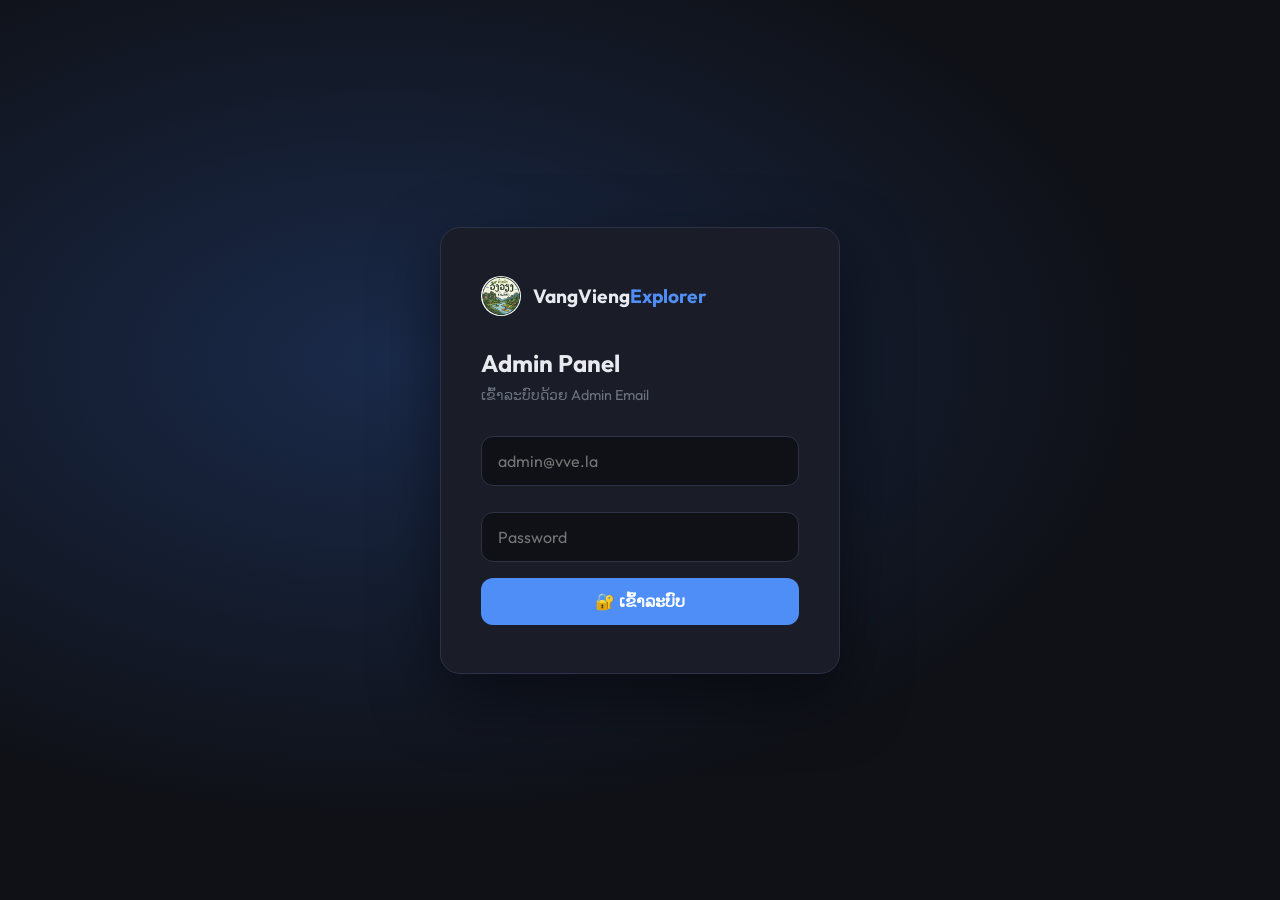
<file: pages/admin.html>
<!DOCTYPE html>
<html lang="lo">
<head>
  <meta charset="UTF-8"/>
  <meta name="viewport" content="width=device-width, initial-scale=1.0"/>
  <title>Admin — VangVieng Explorer</title>
  <link rel="preconnect" href="https://fonts.googleapis.com">
  <link href="https://fonts.googleapis.com/css2?family=Outfit:wght@300;400;500;600;700&family=Noto+Sans+Lao:wght@400;600;700&display=swap" rel="stylesheet">
  <style>
    :root {
      --bg: #0f1117;
      --surface: #1a1d27;
      --surface2: #222536;
      --border: #2e3248;
      --accent: #4f8ef7;
      --accent2: #38d9a9;
      --danger: #ff6b6b;
      --warn: #ffd43b;
      --text: #e8eaf0;
      --muted: #6b7280;
      --radius: 12px;
    }
    * { margin:0; padding:0; box-sizing:border-box; }
    body { font-family:'Outfit',sans-serif; background:var(--bg); color:var(--text); min-height:100vh; }

    /* ── LOGIN ── */
    #loginScreen {
      display:flex; align-items:center; justify-content:center;
      min-height:100vh;
      background: radial-gradient(ellipse at 30% 40%, #1a2a4a 0%, #0f1117 60%);
    }
    .login-box {
      background:var(--surface); border:1px solid var(--border);
      border-radius:20px; padding:48px 40px; width:100%; max-width:400px;
      box-shadow: 0 24px 64px rgba(0,0,0,0.5);
    }
    .login-logo { display:flex; align-items:center; gap:12px; margin-bottom:32px; }
    .login-logo img { width:40px; height:40px; border-radius:50%; }
    .login-logo span { font-size:1.2rem; font-weight:700; }
    .login-logo strong { color:var(--accent); }
    .login-title { font-size:1.5rem; font-weight:700; margin-bottom:8px; }
    .login-sub { color:var(--muted); font-size:0.9rem; margin-bottom:32px; }
    .login-input {
      width:100%; padding:14px 16px; background:var(--bg);
      border:1.5px solid var(--border); border-radius:var(--radius);
      color:var(--text); font-size:1rem; font-family:inherit;
      margin-bottom:16px; transition:border-color 0.2s;
    }
    .login-input:focus { outline:none; border-color:var(--accent); }
    .login-btn {
      width:100%; padding:14px; background:var(--accent);
      border:none; border-radius:var(--radius); color:#fff;
      font-size:1rem; font-weight:600; cursor:pointer;
      transition:opacity 0.2s;
    }
    .login-btn:hover { opacity:0.85; }
    .login-error { color:var(--danger); font-size:0.85rem; margin-top:8px; display:none; }

    /* ── ADMIN LAYOUT ── */
    #adminApp { display:none; }
    .admin-header {
      background:var(--surface); border-bottom:1px solid var(--border);
      padding:16px 24px; display:flex; align-items:center; justify-content:space-between;
      position:sticky; top:0; z-index:100;
    }
    .admin-header-left { display:flex; align-items:center; gap:12px; }
    .admin-header-left img { width:32px; height:32px; border-radius:50%; }
    .admin-header-left h1 { font-size:1.1rem; font-weight:700; }
    .admin-header-left span { color:var(--muted); font-size:0.8rem; }
    .tab-btns { display:flex; gap:6px; }
    .tab-btn {
      padding:8px 18px; border-radius:8px;
      background:transparent; border:1px solid var(--border);
      color:var(--muted); font-family:inherit;
      font-size:0.88rem; font-weight:600; cursor:pointer;
      transition:all 0.2s;
    }
    .tab-btn.active { background:var(--accent); color:#fff; border-color:var(--accent); }
    .tab-btn:hover:not(.active) { border-color:var(--accent); color:var(--accent); }
    .tab-section { display:none; }
    .tab-section.active { display:block; }
    .dash-card {
      background:var(--surface); border:1px solid var(--border);
      border-radius:var(--radius); padding:20px;
    }
    .dash-title {
      font-size:0.85rem; color:var(--muted);
      text-transform:uppercase; letter-spacing:0.05em;
      margin:0 0 16px;
    }
    .dash-table {
      width:100%; border-collapse:collapse;
      font-size:0.82rem;
    }
    .dash-table th {
      text-align:left; padding:8px 12px;
      border-bottom:2px solid var(--border);
      color:var(--muted); font-weight:600;
      font-size:0.75rem; text-transform:uppercase;
      white-space:nowrap;
    }
    .dash-table td {
      padding:10px 12px; border-bottom:1px solid rgba(255,255,255,0.05);
      color:var(--text);
    }
    .dash-table tr:hover td { background:rgba(255,255,255,0.03); }
    .dash-bar-row { margin-bottom:10px; }
    .dash-bar-label {
      display:flex; justify-content:space-between;
      font-size:0.78rem; margin-bottom:4px; color:var(--text);
    }
    .dash-bar-track {
      background:rgba(255,255,255,0.08); border-radius:4px; height:8px;
    }
    .dash-bar-fill {
      height:8px; border-radius:4px;
      background:var(--accent); transition:width 0.6s ease;
    }
    @media(max-width:768px) {
      #sectionDashboard .grid-2 { grid-template-columns:1fr !important; }
    }
    .approve-btn { background:var(--accent2); color:#111; }
    .approve-btn:hover { opacity:0.85; }

    .header-actions { display:flex; gap:10px; align-items:center; }
    .btn { padding:8px 18px; border-radius:8px; border:none; font-family:inherit; font-size:0.9rem; font-weight:600; cursor:pointer; transition:all 0.2s; }
    .btn-primary { background:var(--accent); color:#fff; }
    .btn-primary:hover { opacity:0.85; }
    .btn-danger { background:var(--danger); color:#fff; }
    .btn-danger:hover { opacity:0.85; }
    .btn-ghost { background:transparent; color:var(--muted); border:1px solid var(--border); }
    .btn-ghost:hover { color:var(--text); border-color:var(--text); }
    .btn-sm { padding:5px 12px; font-size:0.8rem; }
    .btn-success { background:var(--accent2); color:#111; }

    /* ── STATS BAR ── */
    .stats-row {
      display:grid; grid-template-columns:repeat(4,1fr); gap:16px;
      padding:24px; max-width:1400px; margin:0 auto;
    }
    .stat-card {
      background:var(--surface); border:1px solid var(--border);
      border-radius:var(--radius); padding:20px;
    }
    .stat-card .num { font-size:2rem; font-weight:700; }
    .stat-card .lbl { color:var(--muted); font-size:0.85rem; margin-top:4px; }
    .stat-card.blue .num { color:var(--accent); }
    .stat-card.green .num { color:var(--accent2); }
    .stat-card.yellow .num { color:var(--warn); }
    .stat-card.red .num { color:var(--danger); }

    /* ── TOOLBAR ── */
    .toolbar {
      padding:0 24px 16px; max-width:1400px; margin:0 auto;
      display:flex; gap:12px; align-items:center; flex-wrap:wrap;
    }
    .search-input {
      flex:1; min-width:200px; padding:10px 16px;
      background:var(--surface); border:1.5px solid var(--border);
      border-radius:8px; color:var(--text); font-family:inherit; font-size:0.9rem;
    }
    .search-input:focus { outline:none; border-color:var(--accent); }
    .filter-select {
      padding:10px 14px; background:var(--surface); border:1.5px solid var(--border);
      border-radius:8px; color:var(--text); font-family:inherit; font-size:0.9rem; cursor:pointer;
    }
    .filter-select:focus { outline:none; }

    /* ── TABLE ── */
    .table-wrap { padding:0 24px 40px; max-width:1400px; margin:0 auto; overflow-x:auto; }
    table { width:100%; border-collapse:collapse; }
    thead tr { border-bottom:1px solid var(--border); }
    th { padding:12px 14px; text-align:left; font-size:0.8rem; font-weight:600; color:var(--muted); text-transform:uppercase; letter-spacing:0.05em; white-space:nowrap; }
    td { padding:12px 14px; border-bottom:1px solid rgba(255,255,255,0.04); font-size:0.9rem; vertical-align:middle; }
    tr:hover td { background:rgba(255,255,255,0.02); }
    .place-img { width:48px; height:36px; border-radius:6px; object-fit:cover; }
    .emoji-thumb { width:48px; height:36px; border-radius:6px; display:flex; align-items:center; justify-content:center; font-size:1.4rem; }
    .cat-badge { padding:3px 10px; border-radius:20px; font-size:0.75rem; font-weight:600; }
    .cat-attraction { background:rgba(79,142,247,0.15); color:#7ab3ff; }
    .cat-hotel { background:rgba(255,212,59,0.15); color:#ffd43b; }
    .cat-restaurant { background:rgba(255,107,107,0.15); color:#ff9a9a; }
    .cat-activity { background:rgba(56,217,169,0.15); color:#38d9a9; }
    .eco-tag { padding:2px 8px; background:rgba(56,217,169,0.1); color:var(--accent2); border-radius:20px; font-size:0.72rem; }
    .rating-val { font-weight:700; color:var(--warn); }
    .action-row { display:flex; gap:6px; }
    .no-img { color:var(--muted); font-size:0.75rem; font-style:italic; }

    /* ── MODAL ── */
    .modal-overlay {
      position:fixed; inset:0; background:rgba(0,0,0,0.7);
      display:none; align-items:center; justify-content:center;
      z-index:1000; padding:20px;
    }
    .modal-overlay.open { display:flex; }
    .modal {
      background:var(--surface); border:1px solid var(--border);
      border-radius:20px; width:100%; max-width:640px;
      max-height:90vh; overflow-y:auto; padding:32px;
    }
    .modal-title { font-size:1.3rem; font-weight:700; margin-bottom:24px; display:flex; justify-content:space-between; align-items:center; }
    .close-btn { background:none; border:none; color:var(--muted); font-size:1.4rem; cursor:pointer; }
    .close-btn:hover { color:var(--text); }
    .form-grid { display:grid; grid-template-columns:1fr 1fr; gap:16px; }
    .form-full { grid-column:1/-1; }
    .form-group label { display:block; font-size:0.82rem; color:var(--muted); font-weight:600; margin-bottom:6px; text-transform:uppercase; letter-spacing:0.05em; }
    .form-input, .form-select, .form-textarea {
      width:100%; padding:11px 14px;
      background:var(--bg); border:1.5px solid var(--border);
      border-radius:8px; color:var(--text); font-family:inherit; font-size:0.9rem;
      transition:border-color 0.2s;
    }
    .form-input:focus, .form-select:focus, .form-textarea:focus { outline:none; border-color:var(--accent); }
    .form-textarea { resize:vertical; min-height:80px; }
    .form-actions { display:flex; gap:10px; justify-content:flex-end; margin-top:24px; }
    .upload-btn {
      display: inline-flex; align-items: center; gap: 6px;
      padding: 8px 16px; border-radius: 8px;
      background: var(--accent); color: #fff;
      font-size: 0.85rem; font-weight: 600;
      cursor: pointer; transition: opacity 0.2s;
      white-space: nowrap; border: none;
    }
    .upload-btn:hover { opacity: 0.85; }
    .img-preview { width:100%; height:120px; border-radius:8px; object-fit:cover; margin-top:8px; display:none; }

    /* ── DELETE CONFIRM ── */
    .confirm-modal { max-width:400px; text-align:center; }
    .confirm-modal .icon { font-size:3rem; margin-bottom:16px; }
    .confirm-modal p { color:var(--muted); margin-bottom:24px; line-height:1.6; }

    /* ── LOADING / EMPTY ── */
    .loading-row td { text-align:center; padding:40px; color:var(--muted); }
    .empty-state { text-align:center; padding:60px 20px; color:var(--muted); }
    .empty-state .icon { font-size:3rem; margin-bottom:12px; }

    /* ── TOAST ── */
    .toast {
      position:fixed; bottom:24px; right:24px;
      padding:12px 20px; border-radius:10px;
      font-weight:600; font-size:0.9rem;
      transform:translateY(80px); opacity:0;
      transition:all 0.3s; z-index:9999;
    }
    .toast.show { transform:translateY(0); opacity:1; }
    .toast.success { background:var(--accent2); color:#111; }
    .toast.error { background:var(--danger); color:#fff; }

    @media(max-width:768px) {
      .stats-row { grid-template-columns:repeat(2,1fr); }
      .form-grid { grid-template-columns:1fr; }
    }
  </style>
</head>
<body>

<!-- ── LOGIN SCREEN ── -->
<div id="loginScreen">
  <div class="login-box">
    <div class="login-logo">
      <img src="../assets/logo.png" alt="logo"/>
      <span>VangVieng<strong>Explorer</strong></span>
    </div>
    <h2 class="login-title">Admin Panel</h2>
    <p class="login-sub">ເຂົ້າລະບົບດ້ວຍ Admin Email</p>
    <input type="email" id="emailInput" class="login-input" placeholder="admin@vve.la" autocomplete="email" onkeydown="if(event.key==='Enter')doLogin()"/>
    <input type="password" id="pwInput" class="login-input" placeholder="Password" style="margin-top:10px;" autocomplete="current-password" onkeydown="if(event.key==='Enter')doLogin()"/>
    <button class="login-btn" id="loginBtn" onclick="doLogin()">🔐 ເຂົ້າລະບົບ</button>
    <p class="login-error" id="loginErr">❌ Email/Password ຜິດ ຫຼື ບໍ່ມີສິດ Admin</p>
  </div>
</div>

<!-- ── ADMIN APP ── -->
<div id="adminApp">

  <header class="admin-header">
    <div class="admin-header-left">
      <img src="../assets/logo.png" alt="logo"/>
      <div>
        <h1>Admin Panel</h1>
        <span>VangVieng Explorer</span>
      </div>
    </div>
    <div class="header-actions">
      <div class="tab-btns">
        <button class="tab-btn active" id="tabPlaces" onclick="switchTab('places')">🏔️ ສະຖານທີ່</button>
        <button class="tab-btn" id="tabReviews" onclick="switchTab('reviews')">⭐ Reviews <span id="reviewBadge" style="display:none;background:#ff6b6b;color:#fff;border-radius:99px;padding:1px 7px;font-size:0.75rem;margin-left:4px;"></span></button>
        <button class="tab-btn" id="tabDashboard" onclick="switchTab('dashboard')">📊 Dashboard</button>
        <button class="tab-btn" id="tabBookings" onclick="switchTab('bookings')">🎫 Bookings <span id="bookingBadge" style="display:none;background:#1050a0;color:#fff;border-radius:99px;padding:1px 7px;font-size:0.75rem;margin-left:4px;"></span></button>
      </div>
      <button class="btn btn-primary" id="btnAddPlace" onclick="openAddModal()">＋ ເພີ່ມສະຖານທີ່</button>
      <button class="btn btn-ghost" onclick="doLogout()">ອອກ</button>
    </div>
  </header>

  <!-- TAB: PLACES -->
  <div class="tab-section active" id="sectionPlaces">
  <!-- STATS ROW 1: Places -->
  <div class="stats-row" id="statsRow">
    <div class="stat-card blue"><div class="num" id="statTotal">-</div><div class="lbl">ສະຖານທີ່ທັງໝົດ</div></div>
    <div class="stat-card green"><div class="num" id="statEco">-</div><div class="lbl">🌱 Eco</div></div>
    <div class="stat-card yellow"><div class="num" id="statImg">-</div><div class="lbl">ມີຮູບ</div></div>
    <div class="stat-card red"><div class="num" id="statNoImg">-</div><div class="lbl">ບໍ່ມີຮູບ</div></div>
  </div>

  <!-- STATS ROW 2: Engagement -->
  <div class="stats-row" id="statsRow2" style="margin-top:0;">
    <div class="stat-card blue"><div class="num" id="statReviews">-</div><div class="lbl">⭐ Reviews ທັງໝົດ</div></div>
    <div class="stat-card yellow"><div class="num" id="statPending">-</div><div class="lbl">⏳ ລໍຖ້າ Approve</div></div>
    <div class="stat-card green"><div class="num" id="statPlans">-</div><div class="lbl">🗺️ ແຜນທ່ຽວ Saved</div></div>
    <div class="stat-card blue"><div class="num" id="statAvgRating">-</div><div class="lbl">⭐ Rating ສະເລ່ຍ</div></div>
  </div>

  <!-- TOP PLACES TABLE -->
  <div style="padding:0 24px 24px; max-width:1400px; margin:0 auto;">
    <div style="display:grid; grid-template-columns:1fr 1fr; gap:20px;">

      <!-- Top Rated -->
      <div style="background:var(--surface); border:1px solid var(--border); border-radius:var(--radius); padding:20px;">
        <h3 style="font-size:0.85rem; color:var(--muted); text-transform:uppercase; letter-spacing:0.05em; margin-bottom:16px;">
          ⭐ Top Rated Places
        </h3>
        <div id="topRatedList"></div>
      </div>

      <!-- Top Viewed -->
      <div style="background:var(--surface); border:1px solid var(--border); border-radius:var(--radius); padding:20px;">
        <h3 style="font-size:0.85rem; color:var(--muted); text-transform:uppercase; letter-spacing:0.05em; margin-bottom:16px;">
          👁️ Most Viewed Places
        </h3>
        <div id="topViewedList"></div>
      </div>

    </div>
  </div>

  <!-- TOOLBAR -->
  <div class="toolbar">
    <input type="text" class="search-input" id="adminSearch" placeholder="🔍 ຄົ້ນຫາ..." oninput="filterTable()"/>
    <select class="filter-select" id="catFilter" onchange="filterTable()">
      <option value="">ທຸກປະເພດ</option>
      <option value="attraction">🏔️ ສະຖານທີ່</option>
      <option value="hotel">🏨 ທີ່ພັກ</option>
      <option value="restaurant">🍜 ຮ້ານອາຫານ</option>
      <option value="activity">🛶 ກິດຈະກຳ</option>
    </select>
    <select class="filter-select" id="imgFilter" onchange="filterTable()">
      <option value="">ທຸກສະຖານະ</option>
      <option value="has">✅ ມີຮູບ</option>
      <option value="no">❌ ບໍ່ມີຮູບ</option>
    </select>
    <span id="rowCount" style="color:var(--muted); font-size:0.85rem; margin-left:auto;"></span>
  </div>

  <!-- TABLE -->
  <div class="table-wrap">
    <table id="placesTable">
      <thead>
        <tr>
          <th>ຮູບ</th>
          <th>ຊື່</th>
          <th>ປະເພດ</th>
          <th>Rating</th>
          <th>ລາຄາ</th>
          <th>Eco</th>
          <th>ຮູບ URL</th>
          <th>ຈັດການ</th>
        </tr>
      </thead>
      <tbody id="placesBody">
        <tr class="loading-row"><td colspan="8">⏳ ກຳລັງໂຫລດ...</td></tr>
      </tbody>
    </table>
  </div>
  </div><!-- end sectionPlaces -->

  <!-- TAB: REVIEWS -->
  <div class="tab-section" id="sectionReviews">
    <div style="padding:24px; max-width:1400px; margin:0 auto;">
      <div style="display:flex; align-items:center; justify-content:space-between; margin-bottom:16px;">
        <span id="reviewCount" style="font-size:0.85rem; color:var(--muted);"></span>
      </div>
      <div style="overflow-x:auto;">
        <table style="width:100%; border-collapse:collapse;">
          <thead>
            <tr style="border-bottom:1px solid var(--border);">
              <th style="padding:12px 14px; text-align:left; font-size:0.8rem; color:var(--muted); text-transform:uppercase;">ສະຖານທີ່</th>
              <th style="padding:12px 14px; text-align:left; font-size:0.8rem; color:var(--muted); text-transform:uppercase;">ດາວ</th>
              <th style="padding:12px 14px; text-align:left; font-size:0.8rem; color:var(--muted); text-transform:uppercase;">ວັນທີ</th>
              <th style="padding:12px 14px; text-align:left; font-size:0.8rem; color:var(--muted); text-transform:uppercase;">ສະຖານະ</th>
              <th style="padding:12px 14px; text-align:left; font-size:0.8rem; color:var(--muted); text-transform:uppercase;">ຈັດການ</th>
            </tr>
          </thead>
          <tbody id="reviewsBody">
            <tr><td colspan="5" style="text-align:center; padding:40px; color:var(--muted);">⏳ ກຳລັງໂຫລດ...</td></tr>
          </tbody>
        </table>
      </div>
    </div>
  </div><!-- end sectionReviews -->

  <!-- ── DASHBOARD TAB ── -->
  <div class="tab-section" id="sectionDashboard">
    <div style="padding:24px;max-width:1400px;margin:0 auto;">

      <!-- Export buttons -->
      <div style="display:flex;gap:10px;margin-bottom:24px;flex-wrap:wrap;">
        <button onclick="exportPlacesCSV()" style="padding:10px 20px;background:var(--accent);color:#fff;border:none;border-radius:8px;font-family:inherit;font-size:0.85rem;font-weight:600;cursor:pointer;">
          📥 Export Places (Excel)
        </button>
        <button onclick="exportReviewsCSV()" style="padding:10px 20px;background:#059669;color:#fff;border:none;border-radius:8px;font-family:inherit;font-size:0.85rem;font-weight:600;cursor:pointer;">
          📥 Export Reviews (Excel)
        </button>
        <button onclick="exportPlansCSV()" style="padding:10px 20px;background:#7c3aed;color:#fff;border:none;border-radius:8px;font-family:inherit;font-size:0.85rem;font-weight:600;cursor:pointer;">
          📥 Export Trip Plans (Excel)
        </button>
      </div>

      <!-- Charts grid -->
      <div style="display:grid;grid-template-columns:1fr 1fr;gap:20px;margin-bottom:20px;">

        <!-- Category chart -->
        <div class="dash-card">
          <h3 class="dash-title">📊 ສະຖານທີ່ຕາມປະເພດ</h3>
          <div id="dashCatChart"></div>
        </div>

        <!-- Rating distribution -->
        <div class="dash-card">
          <h3 class="dash-title">⭐ ການກະຈາຍ Rating</h3>
          <div id="dashRatingChart"></div>
        </div>

      </div>

      <!-- Top places table -->
      <div class="dash-card" style="margin-bottom:20px;">
        <div style="display:flex;justify-content:space-between;align-items:center;margin-bottom:16px;flex-wrap:wrap;gap:8px;">
          <h3 class="dash-title" style="margin:0;">🏆 Top Places — ສະຖານທີ່ຍອດນິຍົມ</h3>
          <span style="font-size:0.75rem;color:var(--muted);">ຮຽງຕາມ Rating + Views</span>
        </div>
        <div style="overflow-x:auto;">
          <table class="dash-table" id="dashTopTable">
            <thead>
              <tr>
                <th>#</th>
                <th>ຊື່</th>
                <th>ປະເພດ</th>
                <th>⭐ Rating</th>
                <th>👁️ Views</th>
                <th>🌱 Eco</th>
                <th>📞 Contact</th>
              </tr>
            </thead>
            <tbody id="dashTopBody"></tbody>
          </table>
        </div>
      </div>

      <!-- Reviews summary -->
      <div class="dash-card">
        <h3 class="dash-title">💬 Reviews ຫຼ້າສຸດ</h3>
        <div id="dashRecentReviews"></div>
      </div>

    </div>
  </div><!-- end sectionDashboard -->

  <!-- TAB: BOOKINGS -->
  <div id="sectionBookings" style="display:none;">
    <div style="padding:24px; max-width:1400px; margin:0 auto;">

      <!-- Stats row -->
      <div style="display:grid;grid-template-columns:repeat(4,1fr);gap:16px;margin-bottom:24px;">
        <div class="stat-card blue"><div class="num" id="bkTotal">-</div><div class="lbl">ທັງໝົດ</div></div>
        <div class="stat-card yellow"><div class="num" id="bkPending">-</div><div class="lbl">⏳ ລໍຖ້າ</div></div>
        <div class="stat-card green"><div class="num" id="bkConfirmed">-</div><div class="lbl">✅ ຢືນຢັນ</div></div>
        <div class="stat-card red"><div class="num" id="bkCancelled">-</div><div class="lbl">❌ ຍົກເລີກ</div></div>
      </div>

      <!-- Filters -->
      <div style="display:flex;gap:12px;margin-bottom:16px;flex-wrap:wrap;">
        <select class="filter-select" id="bkStatusFilter" onchange="filterBookings()">
          <option value="">ທຸກສະຖານະ</option>
          <option value="pending">⏳ ລໍຖ້າ</option>
          <option value="confirmed">✅ ຢືນຢັນ</option>
          <option value="cancelled">❌ ຍົກເລີກ</option>
        </select>
        <select class="filter-select" id="bkTypeFilter" onchange="filterBookings()">
          <option value="">ທຸກປະເພດ</option>
          <option value="activity">🏔️ ກິດຈະກຳ</option>
          <option value="hotel">🏨 ທີ່ພັກ</option>
          <option value="taxi">🚕 ລົດຮັບສົ່ງ</option>
          <option value="bike">🛵 ລົດຈັກ</option>
        </select>
      </div>

      <!-- Table -->
      <div style="overflow-x:auto;">
        <table style="width:100%;border-collapse:collapse;">
          <thead>
            <tr style="border-bottom:1px solid var(--border);">
              <th style="padding:12px;text-align:left;font-size:0.78rem;color:var(--muted);text-transform:uppercase;">#ID</th>
              <th style="padding:12px;text-align:left;font-size:0.78rem;color:var(--muted);text-transform:uppercase;">ປະເພດ</th>
              <th style="padding:12px;text-align:left;font-size:0.78rem;color:var(--muted);text-transform:uppercase;">ຊື່ / Email</th>
              <th style="padding:12px;text-align:left;font-size:0.78rem;color:var(--muted);text-transform:uppercase;">ເບີໂທ</th>
              <th style="padding:12px;text-align:left;font-size:0.78rem;color:var(--muted);text-transform:uppercase;">ວັນທີ</th>
              <th style="padding:12px;text-align:left;font-size:0.78rem;color:var(--muted);text-transform:uppercase;">ລາຍລະອຽດ</th>
              <th style="padding:12px;text-align:left;font-size:0.78rem;color:var(--muted);text-transform:uppercase;">ສະຖານະ</th>
              <th style="padding:12px;text-align:left;font-size:0.78rem;color:var(--muted);text-transform:uppercase;">ຈັດການ</th>
            </tr>
          </thead>
          <tbody id="bookingsBody">
            <tr><td colspan="8" style="text-align:center;padding:2rem;color:var(--muted);">⏳ ກຳລັງໂຫລດ...</td></tr>
          </tbody>
        </table>
      </div>
    </div>
  </div><!-- end sectionBookings -->

<!-- ── ADD/EDIT MODAL ── -->
<div class="modal-overlay" id="placeModal">
  <div class="modal">
    <div class="modal-title">
      <span id="modalTitle">ເພີ່ມສະຖານທີ່ໃໝ່</span>
      <button class="close-btn" onclick="closeModal()">✕</button>
    </div>
    <div class="form-grid">
      <div class="form-group">
        <label>ຊື່ (ລາວ)</label>
        <input type="text" class="form-input" id="f_name" placeholder="ເຊັ່ນ: ຖ້ຳທາມຈາງ"/>
      </div>
      <div class="form-group">
        <label>ຊື່ (ອັງກິດ)</label>
        <input type="text" class="form-input" id="f_name_en" placeholder="e.g. Tham Chang Cave"/>
      </div>
      <div class="form-group">
        <label>ປະເພດ</label>
        <select class="form-select" id="f_category">
          <option value="attraction">🏔️ ສະຖານທີ່</option>
          <option value="hotel">🏨 ທີ່ພັກ</option>
          <option value="restaurant">🍜 ຮ້ານອາຫານ</option>
          <option value="activity">🛶 ກິດຈະກຳ</option>
        </select>
      </div>
      <div class="form-group">
        <label>ລາຄາ</label>
        <select class="form-select" id="f_price">
          <option value="$">$ (ຖືກ)</option>
          <option value="$$">$$ (ກາງ)</option>
          <option value="$$$">$$$ (ແພງ)</option>
          <option value="$$$$">$$$$ (ແພງຫຼາຍ)</option>
        </select>
      </div>
      <div class="form-group form-full">
        <label>ລາຍລະອຽດ</label>
        <textarea class="form-textarea" id="f_desc" placeholder="ອະທິບາຍສະຖານທີ່..."></textarea>
      </div>
      <div class="form-group form-full">
        <label>ທີ່ຢູ່</label>
        <input type="text" class="form-input" id="f_address" placeholder="ເຊັ່ນ: 3km ຈາກຕົວເມືອງ"/>
      </div>
      <div class="form-group">
        <label>📞 ເບີ້ໂທ</label>
        <input type="text" class="form-input" id="f_phone" placeholder="ເຊັ່ນ: +85620xxxxxxx"/>
      </div>
      <div class="form-group">
        <label>💬 WhatsApp</label>
        <input type="text" class="form-input" id="f_whatsapp" placeholder="ເຊັ່ນ: +85620xxxxxxx"/>
      </div>
      <div class="form-group">
        <label>⏰ ເວລາເປີດ-ປິດ</label>
        <input type="text" class="form-input" id="f_hours" placeholder="ເຊັ່ນ: 08:00 – 17:00"/>
      </div>
      <div class="form-group">
        <label>🏷️ Tags (ຄັ່ນດ້ວຍ ,)</label>
        <input type="text" class="form-input" id="f_tags" placeholder="ເຊັ່ນ: ນ້ຳ, ຖ້ຳ, ທຳມະຊາດ"/>
      </div>
      <div class="form-group">
        <label>Latitude</label>
        <input type="number" class="form-input" id="f_lat" placeholder="18.92" step="0.0001"/>
      </div>
      <div class="form-group">
        <label>Longitude</label>
        <input type="number" class="form-input" id="f_lng" placeholder="102.44" step="0.0001"/>
      </div>
      <div class="form-group">
        <label>Emoji</label>
        <input type="text" class="form-input" id="f_emoji" placeholder="🏔️"/>
      </div>
      <div class="form-group">
        <label>Rating (1-5)</label>
        <input type="number" class="form-input" id="f_rating" min="1" max="5" step="0.1" placeholder="4.5"/>
      </div>
      <div class="form-group form-full">
        <label>ຮູບ (Cloudinary)</label>
        <div style="display:flex; gap:8px; align-items:center; margin-bottom:8px;">
          <label class="upload-btn" for="imgFileInput">
            📁 ເລືອກຮູບ
            <input type="file" id="imgFileInput" accept="image/*" style="display:none;" onchange="uploadImage(this)">
          </label>
          <span id="uploadStatus" style="font-size:0.78rem; color:var(--muted);"></span>
        </div>
        <input type="text" class="form-input" id="f_img_url" placeholder="https://res.cloudinary.com/..." oninput="previewImg()"/>
        <img id="imgPreview" class="img-preview" alt="preview"/>
      </div>
      <div class="form-group">
        <label>ສີ Background</label>
        <input type="color" class="form-input" id="f_bg" value="#d4eddf" style="height:44px; padding:4px;"/>
      </div>
      <div class="form-group" style="display:flex; align-items:center; gap:10px; padding-top:20px;">
        <input type="checkbox" id="f_eco" style="width:18px; height:18px; cursor:pointer;"/>
        <label for="f_eco" style="text-transform:none; font-size:0.95rem; cursor:pointer;">🌱 Eco Friendly</label>
      </div>
    </div>
    <div class="form-actions">
      <button class="btn btn-ghost" onclick="closeModal()">ຍົກເລີກ</button>
      <button class="btn btn-primary" onclick="savePlace()" id="saveBtn">💾 ບັນທຶກ</button>
    </div>
  </div>
</div>

<!-- ── DELETE CONFIRM ── -->
<div class="modal-overlay" id="deleteModal">
  <div class="modal confirm-modal">
    <div class="icon">🗑️</div>
    <h3 style="margin-bottom:8px;">ລຶບສະຖານທີ່ນີ້?</h3>
    <p id="deleteMsg">ການກະທຳນີ້ບໍ່ສາມາດຍ້ອນຄືນໄດ້</p>
    <div class="form-actions" style="justify-content:center;">
      <button class="btn btn-ghost" onclick="closeDeleteModal()">ຍົກເລີກ</button>
      <button class="btn btn-danger" onclick="confirmDelete()">🗑️ ລຶບເລີຍ</button>
    </div>
  </div>
</div>

<!-- ── TOAST ── -->
<div class="toast" id="toast"></div>

<script>
// ── CONFIG ──
const SUPABASE_URL = 'https://axqgotrbnglssxhwkfjc.supabase.co';
const SUPABASE_KEY = 'eyJhbGciOiJIUzI1NiIsInR5cCI6IkpXVCJ9.eyJpc3MiOiJzdXBhYmFzZSIsInJlZiI6ImF4cWdvdHJibmdsc3N4aHdrZmpjIiwicm9sZSI6ImFub24iLCJpYXQiOjE3NzI0MDQ4NzgsImV4cCI6MjA4Nzk4MDg3OH0.yUGLC-dSAJ3YhfFtws-p_P4mBwyma85GvA1uHoeGtJg';

// ── STATE ──
let allPlaces = [];
let editingId = null;
let deletingId = null;
let _accessToken = null; // Supabase access token ຂອງ admin

// ── LOGIN ──
async function doLogin() {
  const email = document.getElementById('emailInput').value.trim();
  const pw    = document.getElementById('pwInput').value;
  const btn   = document.getElementById('loginBtn');
  const err   = document.getElementById('loginErr');
  if (!email || !pw) return;

  btn.disabled = true;
  btn.textContent = '⏳ ກຳລັງເຂົ້າ...';
  err.style.display = 'none';

  try {
    // 1. Sign in ຜ່ານ Supabase Auth
    const res = await fetch(`${SUPABASE_URL}/auth/v1/token?grant_type=password`, {
      method: 'POST',
      headers: { 'apikey': SUPABASE_KEY, 'Content-Type': 'application/json' },
      body: JSON.stringify({ email, password: pw })
    });
    const data = await res.json();
    if (!res.ok) throw new Error(data.error_description || 'ເຂົ້າລະບົບຜິດພາດ');

    // 2. ກວດ role ຕ້ອງເປັນ admin ເທົ່ານັ້ນ
    const profileRes = await fetch(`${SUPABASE_URL}/rest/v1/user_profiles?select=role`, {
      headers: { 'apikey': SUPABASE_KEY, 'Authorization': `Bearer ${data.access_token}` }
    });
    const profiles = await profileRes.json();
    const role = profiles[0]?.role;

    if (role !== 'admin') {
      throw new Error('ບັນຊີນີ້ບໍ່ມີສິດ Admin');
    }

    // 3. ເຂົ້າໄດ້ — ເກັບ token ໄວ້ໃຊ້
    _accessToken = data.access_token;
    sessionStorage.setItem('adminAuth', JSON.stringify({
      token: data.access_token,
      email: data.user.email,
      exp: Date.now() + (data.expires_in * 1000)
    }));

    document.getElementById('loginScreen').style.display = 'none';
    document.getElementById('adminApp').style.display = 'block';
    loadPlaces();

  } catch (e) {
    err.textContent = '❌ ' + e.message;
    err.style.display = 'block';
    btn.disabled = false;
    btn.textContent = '🔐 ເຂົ້າລະບົບ';
  }
}

function doLogout() {
  sessionStorage.removeItem('adminAuth');
  _accessToken = null;
  location.reload();
}

// ── Auto-login ຖ້າ session ຍັງໃຊ້ໄດ້ ──
(function() {
  try {
    const saved = JSON.parse(sessionStorage.getItem('adminAuth') || 'null');
    if (saved && saved.token && Date.now() < saved.exp) {
      _accessToken = saved.token;
      document.getElementById('loginScreen').style.display = 'none';
      document.getElementById('adminApp').style.display = 'block';
    }
  } catch(_) {}
})();

// ── API HELPERS (ໃຊ້ _accessToken ຂອງ admin) ──
function authHeaders(extra = {}) {
  return {
    'apikey': SUPABASE_KEY,
    'Authorization': `Bearer ${_accessToken || SUPABASE_KEY}`,
    ...extra
  };
}
async function apiGet() {
  const r = await fetch(`${SUPABASE_URL}/rest/v1/places?select=*&order=id`, {
    headers: authHeaders()
  });
  return r.json();
}
async function apiInsert(data) {
  const r = await fetch(`${SUPABASE_URL}/rest/v1/places`, {
    method: 'POST',
    headers: { 'apikey': SUPABASE_KEY, 'Authorization': `Bearer ${SUPABASE_KEY}`, 'Content-Type': 'application/json', 'Prefer': 'return=minimal' },
    body: JSON.stringify(data)
  });
  return r.ok;
}
async function apiUpdate(id, data) {
  const r = await fetch(`${SUPABASE_URL}/rest/v1/places?id=eq.${id}`, {
    method: 'PATCH',
    headers: { 'apikey': SUPABASE_KEY, 'Authorization': `Bearer ${SUPABASE_KEY}`, 'Content-Type': 'application/json' },
    body: JSON.stringify(data)
  });
  return r.ok;
}
async function apiDelete(id) {
  const r = await fetch(`${SUPABASE_URL}/rest/v1/places?id=eq.${id}`, {
    method: 'DELETE',
    headers: { 'apikey': SUPABASE_KEY, 'Authorization': `Bearer ${SUPABASE_KEY}` }
  });
  return r.ok;
}

// ── LOAD & RENDER ──
async function loadPlaces() {
  document.getElementById('placesBody').innerHTML = '<tr class="loading-row"><td colspan="8">⏳ ກຳລັງໂຫລດ...</td></tr>';
  // ✅ ຖ້າ token ໝົດ ລອງ refresh ກ່ອນ
  if (!_accessToken) {
    try {
      const saved = JSON.parse(sessionStorage.getItem('adminAuth') || 'null');
      if (saved?.token) _accessToken = saved.token;
    } catch(_) {}
  }
  allPlaces = await apiGet();
  if (!Array.isArray(allPlaces)) {
    document.getElementById('placesBody').innerHTML = '<tr><td colspan="8"><div class="empty-state"><div class="icon">⚠️</div>Session ໝົດ — ກະລຸນາ <a href="#" onclick="doLogout()" style="color:var(--accent)">login ໃໝ່</a></div></td></tr>';
    return;
  }
  renderStats();
  renderTable(allPlaces);
}

function renderStats() {
  // Row 1
  document.getElementById('statTotal').textContent = allPlaces.length;
  document.getElementById('statEco').textContent   = allPlaces.filter(p => p.is_eco).length;
  const withImg = allPlaces.filter(p => p.image_url).length;
  document.getElementById('statImg').textContent   = withImg;
  document.getElementById('statNoImg').textContent = allPlaces.length - withImg;

  // Top Rated
  const topRated = [...allPlaces]
    .filter(p => p.rating)
    .sort((a,b) => b.rating - a.rating)
    .slice(0, 5);
  document.getElementById('topRatedList').innerHTML = topRated.map(p => `
    <div style="display:flex;align-items:center;justify-content:space-between;padding:8px 0;border-bottom:1px solid rgba(255,255,255,0.05);">
      <span style="font-size:0.88rem;color:var(--text);">${p.name}</span>
      <span style="color:var(--warn);font-weight:700;font-size:0.88rem;">⭐ ${p.rating}</span>
    </div>`).join('');

  // Top Viewed
  const topViewed = [...allPlaces]
    .filter(p => p.view_count)
    .sort((a,b) => (b.view_count||0) - (a.view_count||0))
    .slice(0, 5);
  document.getElementById('topViewedList').innerHTML = topViewed.length
    ? topViewed.map(p => `
        <div style="display:flex;align-items:center;justify-content:space-between;padding:8px 0;border-bottom:1px solid rgba(255,255,255,0.05);">
          <span style="font-size:0.88rem;color:var(--text);">${p.name}</span>
          <span style="color:var(--accent);font-weight:700;font-size:0.88rem;">👁️ ${(p.view_count||0).toLocaleString()}</span>
        </div>`).join('')
    : '<p style="color:var(--muted);font-size:0.82rem;">ຍັງບໍ່ມີຂໍ້ມູນ</p>';

  // Category breakdown
  const cats = { attraction:'🏔️ ສະຖານທີ່', hotel:'🏨 ທີ່ພັກ', restaurant:'🍜 ອາຫານ', activity:'🛶 ກິດຈະກຳ' };
  const catBreakdownEl = document.getElementById('catBreakdown');
  if (!catBreakdownEl) return;
  catBreakdownEl.innerHTML = Object.entries(cats).map(([key, label]) => {
    const count = allPlaces.filter(p => p.category === key).length;
    const pct   = allPlaces.length ? Math.round((count / allPlaces.length) * 100) : 0;
    return `
      <div style="margin-bottom:12px;">
        <div style="display:flex;justify-content:space-between;font-size:0.82rem;margin-bottom:4px;">
          <span style="color:var(--text);">${label}</span>
          <span style="color:var(--muted);">${count} (${pct}%)</span>
        </div>
        <div style="background:rgba(255,255,255,0.08);border-radius:4px;height:6px;">
          <div style="background:var(--accent);border-radius:4px;height:6px;width:${pct}%;transition:width 0.5s ease;"></div>
        </div>
      </div>`;
  }).join('');

  // Load async stats
  loadEngagementStats();
}

async function loadEngagementStats() {
  try {
    // Reviews count
    const [rAll, rPending, rPlans] = await Promise.all([
      fetch(`${SUPABASE_URL}/rest/v1/reviews?select=id,rating`, { headers: { 'apikey': SUPABASE_KEY, 'Authorization': `Bearer ${SUPABASE_KEY}` } }).then(r => r.json()),
      fetch(`${SUPABASE_URL}/rest/v1/reviews?approved=eq.false&select=id`, { headers: { 'apikey': SUPABASE_KEY, 'Authorization': `Bearer ${SUPABASE_KEY}` } }).then(r => r.json()),
      fetch(`${SUPABASE_URL}/rest/v1/saved_plans?select=id`, { headers: { 'apikey': SUPABASE_KEY, 'Authorization': `Bearer ${SUPABASE_KEY}` } }).then(r => r.json()),
    ]);

    document.getElementById('statReviews').textContent = rAll.length;
    document.getElementById('statPending').textContent = rPending.length;
    document.getElementById('statPlans').textContent   = rPlans.length;

    const avg = rAll.length
      ? (rAll.reduce((s, r) => s + r.rating, 0) / rAll.length).toFixed(1)
      : '-';
    document.getElementById('statAvgRating').textContent = avg;

    // Update pending badge
    const badge = document.getElementById('reviewBadge');
    if (rPending.length > 0) { badge.textContent = rPending.length; badge.style.display = 'inline'; }
    else { badge.style.display = 'none'; }

  } catch(e) { console.error('engagement stats:', e); }
}

const CAT_LABELS = { attraction:'ສະຖານທີ່', hotel:'ທີ່ພັກ', restaurant:'ຮ້ານອາຫານ', activity:'ກິດຈະກຳ' };
const CAT_CLASS  = { attraction:'cat-attraction', hotel:'cat-hotel', restaurant:'cat-restaurant', activity:'cat-activity' };

function renderTable(places) {
  const body = document.getElementById('placesBody');
  document.getElementById('rowCount').textContent = `${places.length} ລາຍການ`;
  if (!places.length) {
    body.innerHTML = '<tr><td colspan="8"><div class="empty-state"><div class="icon">🔍</div>ບໍ່ພົບຂໍ້ມູນ</div></td></tr>';
    return;
  }
  body.innerHTML = places.map(p => `
    <tr>
      <td>
        ${p.image_url
          ? `<img class="place-img" src="${p.image_url}" onerror="this.style.display='none'" alt=""/>`
          : `<div class="emoji-thumb" style="background:${p.image_bg||'#e0f2ff'}">${p.image_emoji||'📍'}</div>`}
      </td>
      <td>
        <div style="font-weight:600">${p.name}</div>
        <div style="color:var(--muted); font-size:0.78rem">${p.name_en||''}</div>
      </td>
      <td><span class="cat-badge ${CAT_CLASS[p.category]||''}">${CAT_LABELS[p.category]||p.category}</span></td>
      <td><span class="rating-val">⭐ ${p.rating||'-'}</span></td>
      <td>${p.price_range||'-'}</td>
      <td>${p.is_eco ? '<span class="eco-tag">🌱 Eco</span>' : '<span style="color:var(--muted)">-</span>'}</td>
      <td style="max-width:160px; overflow:hidden; text-overflow:ellipsis; white-space:nowrap;">
        ${p.image_url
          ? `<span style="color:var(--accent2); font-size:0.78rem">✅ ມີຮູບ</span>`
          : `<span class="no-img">❌ ບໍ່ມີຮູບ</span>`}
      </td>
      <td>
        <div class="action-row">
          <button class="btn btn-sm btn-ghost" onclick="openEditModal(${p.id})">✏️</button>
          <button class="btn btn-sm btn-danger" onclick="openDeleteModal(${p.id}, '${p.name.replace(/'/g,"\\'")}')">🗑️</button>
        </div>
      </td>
    </tr>
  `).join('');
}

function filterTable() {
  const q = document.getElementById('adminSearch').value.toLowerCase();
  const cat = document.getElementById('catFilter').value;
  const img = document.getElementById('imgFilter').value;
  const filtered = allPlaces.filter(p => {
    const matchQ = !q || p.name?.toLowerCase().includes(q) || p.name_en?.toLowerCase().includes(q);
    const matchCat = !cat || p.category === cat;
    const matchImg = !img || (img === 'has' ? !!p.image_url : !p.image_url);
    return matchQ && matchCat && matchImg;
  });
  renderTable(filtered);
}

// ── ADD/EDIT MODAL ──
function openAddModal() {
  editingId = null;
  document.getElementById('modalTitle').textContent = '➕ ເພີ່ມສະຖານທີ່ໃໝ່';
  clearForm();
  document.getElementById('placeModal').classList.add('open');
}
function openEditModal(id) {
  const p = allPlaces.find(x => x.id === id);
  if (!p) return;
  editingId = id;
  document.getElementById('modalTitle').textContent = '✏️ ແກ້ໄຂ: ' + p.name;
  document.getElementById('f_name').value = p.name || '';
  document.getElementById('f_name_en').value = p.name_en || '';
  document.getElementById('f_category').value = p.category || 'attraction';
  document.getElementById('f_price').value = p.price_range || '$';
  document.getElementById('f_desc').value = p.description || '';
  document.getElementById('f_address').value = p.address || '';
  document.getElementById('f_lat').value = p.lat || '';
  document.getElementById('f_lng').value = p.lng || '';
  document.getElementById('f_emoji').value = p.image_emoji || '';
  document.getElementById('f_rating').value = p.rating || '';
  document.getElementById('f_img_url').value = p.image_url || '';
  document.getElementById('f_bg').value = p.image_bg || '#d4eddf';
  document.getElementById('f_eco').checked = !!p.is_eco;
  document.getElementById('f_hours').value = p.opening_hours || '';
  document.getElementById('f_tags').value  = p.tags || '';
  document.getElementById('f_phone').value    = p.phone || '';
  document.getElementById('f_whatsapp').value = p.whatsapp || '';
  // ✅ Reset file input ແລະ upload status ເວລາເປີດ edit modal
  document.getElementById('imgFileInput').value = '';
  const status = document.getElementById('uploadStatus');
  status.textContent = '';
  status.style.color = 'var(--muted)';
  previewImg();
  document.getElementById('placeModal').classList.add('open');
}
function closeModal() {
  document.getElementById('placeModal').classList.remove('open');
  editingId = null;
  clearForm();
}

function clearForm() {
  ['f_name','f_name_en','f_desc','f_address','f_lat','f_lng','f_emoji','f_rating','f_img_url','f_hours','f_tags','f_phone','f_whatsapp'].forEach(id => document.getElementById(id).value = '');
  document.getElementById('f_category').value = 'attraction';
  document.getElementById('f_price').value = '$';
  document.getElementById('f_bg').value = '#d4eddf';
  document.getElementById('f_eco').checked = false;
  document.getElementById('imgPreview').style.display = 'none';
  // ✅ Reset file input ແລະ status ທຸກເທື່ອທີ່ເປີດ modal ໃໝ່
  document.getElementById('imgFileInput').value = '';
  const status = document.getElementById('uploadStatus');
  status.textContent = '';
  status.style.color = 'var(--muted)';
}

const CLOUDINARY_WORKER = 'https://cloudinary-upload.duan-test001.workers.dev';

// ── COMPRESS IMAGE ──
async function compressImage(file, maxWidth = 1200, quality = 0.8) {
  return new Promise(resolve => {
    const reader = new FileReader();
    reader.onload = e => {
      const img = new Image();
      img.onload = () => {
        const canvas = document.createElement('canvas');
        let w = img.width, h = img.height;
        if (w > maxWidth) { h = Math.round(h * maxWidth / w); w = maxWidth; }
        canvas.width = w; canvas.height = h;
        canvas.getContext('2d').drawImage(img, 0, 0, w, h);
        canvas.toBlob(blob => resolve(blob), 'image/jpeg', quality);
      };
      img.src = e.target.result;
    };
    reader.readAsDataURL(file);
  });
}

async function uploadImage(input) {
  const file = input.files[0];
  if (!file) return;

  const btn    = document.querySelector('.upload-btn');
  const status = document.getElementById('uploadStatus');
  btn.textContent = '⏳ ກຳລັງ compress...';
  btn.style.opacity = '0.6';
  status.textContent = '';

  try {
    // 1. Compress ກ່ອນ upload
    const originalKB  = Math.round(file.size / 1024);
    const compressed  = await compressImage(file, 1200, 0.8);
    const compressedKB = Math.round(compressed.size / 1024);
    status.textContent = `ຫຍໍ້ຈາກ ${originalKB}KB → ${compressedKB}KB`;

    btn.textContent = '⏳ ກຳລັງ upload...';

    // 2. Upload ໄປ Cloudinary
    const formData = new FormData();
    // ✅ ຕັ້ງຊື່ unique ທຸກເທື່ອ ເພື່ອບໍ່ໃຫ້ Cloudinary cache ຮູບເກົ່າ
    const uniqueName = `place_${editingId || 'new'}_${Date.now()}.jpg`;
    formData.append('file', compressed, uniqueName);

    const res  = await fetch(CLOUDINARY_WORKER, { method: 'POST', body: formData });
    const data = await res.json();

    if (data.url) {
      // 3. Transform URL — w_1200,q_80 ອັດຕະໂນມັດ
      const optimizedUrl = data.url.replace("/upload/", "/upload/w_1200,q_80,f_auto/");
      document.getElementById('f_img_url').value = optimizedUrl;
      const prevImg = document.getElementById('imgPreview');
      prevImg.src = optimizedUrl;
      prevImg.style.display = 'block';
      status.textContent = `✅ Upload ສຳເລັດ! (${compressedKB}KB)`;
      status.style.color = 'var(--accent2)';
    } else {
      throw new Error('No URL returned');
    }
  } catch (e) {
    status.textContent = '❌ Upload ຜິດພາດ: ' + e.message;
    status.style.color = 'var(--danger)';
  } finally {
    btn.textContent   = '📁 ເລືອກຮູບ';
    btn.style.opacity = '1';
    input.value = '';
  }
}

function previewImg() {
  const url = document.getElementById('f_img_url').value.trim();
  const img = document.getElementById('imgPreview');
  if (url) { img.src = url; img.style.display = 'block'; }
  else { img.style.display = 'none'; }
}

async function savePlace() {
  const btn = document.getElementById('saveBtn');
  btn.textContent = '⏳ ບັນທຶກ...'; btn.disabled = true;
  const data = {
    name: document.getElementById('f_name').value.trim(),
    name_en: document.getElementById('f_name_en').value.trim(),
    category: document.getElementById('f_category').value,
    price_range: document.getElementById('f_price').value,
    description: document.getElementById('f_desc').value.trim(),
    address: document.getElementById('f_address').value.trim(),
    lat: parseFloat(document.getElementById('f_lat').value) || null,
    lng: parseFloat(document.getElementById('f_lng').value) || null,
    image_emoji: document.getElementById('f_emoji').value.trim(),
    rating: parseFloat(document.getElementById('f_rating').value) || null,
    image_url: document.getElementById('f_img_url').value.trim() || null,
    image_bg: document.getElementById('f_bg').value,
    is_eco: document.getElementById('f_eco').checked,
    opening_hours: document.getElementById('f_hours').value.trim() || null,
    tags: document.getElementById('f_tags').value.trim() || null,
    phone: document.getElementById('f_phone').value.trim() || null,
    whatsapp: document.getElementById('f_whatsapp').value.trim() || null,
  };
  if (!data.name) { showToast('ໃສ່ຊື່ສະຖານທີ່ກ່ອນ!', 'error'); btn.textContent = '💾 ບັນທຶກ'; btn.disabled = false; return; }
  const ok = editingId ? await apiUpdate(editingId, data) : await apiInsert(data);
  btn.textContent = '💾 ບັນທຶກ'; btn.disabled = false;
  if (ok) {
    showToast(editingId ? '✅ ແກ້ໄຂສຳເລັດ!' : '✅ ເພີ່ມສຳເລັດ!', 'success');
    closeModal(); loadPlaces();
  } else { showToast('❌ ເກີດຂໍ້ຜິດພາດ', 'error'); }
}

// ── DELETE ──
function openDeleteModal(id, name) {
  deletingId = id;
  document.getElementById('deleteMsg').textContent = `ລຶບ "${name}" ອອກຈາກຖານຂໍ້ມູນ?`;
  document.getElementById('deleteModal').classList.add('open');
}
function closeDeleteModal() { document.getElementById('deleteModal').classList.remove('open'); }
async function confirmDelete() {
  if (!deletingId) return;
  const ok = await apiDelete(deletingId);
  closeDeleteModal();
  if (ok) { showToast('🗑️ ລຶບສຳເລັດ!', 'success'); loadPlaces(); }
  else { showToast('❌ ລຶບຜິດພາດ', 'error'); }
}

// ── TOAST ──
function showToast(msg, type='success') {
  const t = document.getElementById('toast');
  t.textContent = msg; t.className = `toast ${type} show`;
  setTimeout(() => t.classList.remove('show'), 3000);
}

// ── TAB SWITCHING ──
// ── BOOKINGS ──
let allBookings = [];

// ── N8N WEBHOOK URL ສຳລັບ trigger email ──
const N8N_BOOKING_WEBHOOK = 'https://n8n.lao-trips.com/webhook/booking-action';

async function loadBookings() {
  const body = document.getElementById('bookingsBody');
  body.innerHTML = '<tr><td colspan="8" style="text-align:center;padding:2rem;color:var(--muted);">⏳ ກຳລັງໂຫລດ...</td></tr>';
  try {
    const res = await fetch(`${SUPABASE_URL}/rest/v1/bookings?select=*&order=created_at.desc`, {
      headers: authHeaders()
    });
    allBookings = await res.json();
    if (!Array.isArray(allBookings)) throw new Error('load failed');
    renderBookings(allBookings);

    // Stats
    const pending   = allBookings.filter(b => b.status === 'pending').length;
    const confirmed = allBookings.filter(b => b.status === 'confirmed').length;
    const cancelled = allBookings.filter(b => b.status === 'cancelled' || b.status === 'rejected').length;
    document.getElementById('bkTotal').textContent     = allBookings.length;
    document.getElementById('bkPending').textContent   = pending;
    document.getElementById('bkConfirmed').textContent = confirmed;
    document.getElementById('bkCancelled').textContent = cancelled;

    // Badge
    const badge = document.getElementById('bookingBadge');
    if (pending > 0) { badge.textContent = pending; badge.style.display = 'inline'; }
    else badge.style.display = 'none';

  } catch(e) {
    body.innerHTML = '<tr><td colspan="8" style="text-align:center;padding:2rem;color:var(--danger);">❌ ໂຫລດ bookings ຜິດພາດ</td></tr>';
  }
}

function renderBookings(bookings) {
  const body = document.getElementById('bookingsBody');
  if (!bookings.length) {
    body.innerHTML = '<tr><td colspan="8" style="text-align:center;padding:3rem;color:var(--muted);">📭 ຍັງບໍ່ມີ booking</td></tr>';
    return;
  }
  const typeLabel = { activity:'🏔️ ກິດຈະກຳ', hotel:'🏨 ທີ່ພັກ', taxi:'🚕 ລົດ', bike:'🛵 ລົດຈັກ' };
  const statusBadge = {
    pending:   'background:#fff8e1;color:#b8860b;',
    confirmed: 'background:#d4edda;color:#155724;',
    rejected:  'background:#ffdede;color:#c0392b;',
    cancelled: 'background:#ffdede;color:#c0392b;',
  };
  const statusLabel = {
    pending:'⏳ ລໍຖ້າ', confirmed:'✅ ຢືນຢັນ', rejected:'❌ ປະຕິເສດ', cancelled:'❌ ຍົກເລີກ'
  };

  body.innerHTML = bookings.map(b => `
    <tr style="border-bottom:1px solid rgba(255,255,255,0.05);">
      <td style="padding:12px;color:var(--muted);font-size:0.75rem;white-space:nowrap;">
        #${String(b.id).slice(0,8).toUpperCase()}
      </td>
      <td style="padding:12px;font-size:0.85rem;">
        ${typeLabel[b.booking_type]||b.booking_type}
      </td>
      <td style="padding:12px;">
        <div style="font-weight:600;font-size:0.9rem;">${b.name||'-'}</div>
        <div style="font-size:0.75rem;color:var(--muted);">${b.email||'<span style="color:#ff6b6b">ບໍ່ມີ email</span>'}</div>
        ${b.place_name ? `<div style="font-size:0.75rem;color:var(--accent);">📍 ${b.place_name}</div>` : ''}
      </td>
      <td style="padding:12px;">
        <a href="tel:${b.phone}" style="color:var(--accent);font-size:0.88rem;">${b.phone||'-'}</a>
        ${b.whatsapp ? `<br><a href="https://wa.me/${b.whatsapp?.replace(/\D/g,'')}" target="_blank" style="color:#25d366;font-size:0.75rem;">💬 WA</a>` : ''}
      </td>
      <td style="padding:12px;font-size:0.85rem;white-space:nowrap;">${b.date||'-'}</td>
      <td style="padding:12px;font-size:0.78rem;color:var(--muted);max-width:200px;">
        ${b.booking_type==='taxi' ? `📍 ${b.pickup||''} → ${b.dropoff||''}${b.car_type?'<br>🚗 '+b.car_type:''}` : ''}
        ${b.booking_type==='bike' ? `🛵 ${b.bike_type||''} x${b.bike_qty||1}${b.return_date?'<br>📅 ຄືນ: '+b.return_date:''}` : ''}
        ${b.booking_type==='hotel' ? `🛏️ ${b.room_type||''}` : ''}
        ${b.persons ? `<br>👥 ${b.persons} ຄົນ` : ''}
        ${b.notes ? `<br>📝 ${b.notes}` : ''}
      </td>
      <td style="padding:12px;">
        <span style="padding:4px 10px;border-radius:99px;font-size:0.75rem;font-weight:700;${statusBadge[b.status]||''}">
          ${statusLabel[b.status]||b.status}
        </span>
        <div style="font-size:0.7rem;color:var(--muted);margin-top:4px;">
          ${new Date(b.created_at).toLocaleDateString('lo-LA')}
        </div>
      </td>
      <td style="padding:12px;">
        ${b.status==='pending' ? `
        <div style="display:flex;gap:6px;">
          <button onclick="updateBookingStatus('${b.id}','confirmed')"
            style="padding:6px 14px;background:#d4edda;color:#155724;border:none;border-radius:8px;font-size:0.8rem;cursor:pointer;font-family:inherit;font-weight:700;white-space:nowrap;">
            ✅ ຢືນຢັນ
          </button>
          <button onclick="updateBookingStatus('${b.id}','rejected')"
            style="padding:6px 14px;background:#ffdede;color:#c0392b;border:none;border-radius:8px;font-size:0.8rem;cursor:pointer;font-family:inherit;font-weight:700;white-space:nowrap;">
            ❌ ປະຕິເສດ
          </button>
        </div>` : '<span style="color:var(--muted);font-size:0.8rem;">-</span>'}
      </td>
    </tr>
  `).join('');
}

function filterBookings() {
  const status = document.getElementById('bkStatusFilter').value;
  const type   = document.getElementById('bkTypeFilter').value;
  let filtered = allBookings;
  if (status) filtered = filtered.filter(b => b.status === status);
  if (type)   filtered = filtered.filter(b => b.booking_type === type);
  renderBookings(filtered);
}

async function updateBookingStatus(id, status) {
  const payload = status === 'confirmed'
    ? { status: 'confirmed', notified: null }
    : { status: 'rejected',  notified: null };

  try {
    const res = await fetch(`${SUPABASE_URL}/rest/v1/bookings?id=eq.${id}`, {
      method: 'PATCH',
      headers: authHeaders({ 'Content-Type': 'application/json', 'Prefer': 'return=minimal' }),
      body: JSON.stringify(payload)
    });

    if (res.ok) {
      showToast(status === 'confirmed' ? '✅ ຢືນຢັນແລ້ວ!' : '❌ ປະຕິເສດແລ້ວ!', 'success');
      await loadBookings();
    } else {
      const errText = await res.text();
      console.error('PATCH error:', res.status, errText);
      showToast(`❌ ອັບເດດຜິດພາດ (${res.status})`, 'error');
    }
  } catch(e) {
    console.error('updateBookingStatus error:', e);
    showToast('❌ Network error — ລອງໃໝ່', 'error');
  }
}

function switchTab(tab) {
  document.getElementById('sectionPlaces').classList.toggle('active', tab === 'places');
  document.getElementById('sectionReviews').classList.toggle('active', tab === 'reviews');
  document.getElementById('sectionDashboard').classList.toggle('active', tab === 'dashboard');
  document.getElementById('sectionBookings').style.display = tab === 'bookings' ? 'block' : 'none';
  document.getElementById('tabPlaces').classList.toggle('active', tab === 'places');
  document.getElementById('tabReviews').classList.toggle('active', tab === 'reviews');
  document.getElementById('tabDashboard').classList.toggle('active', tab === 'dashboard');
  document.getElementById('tabBookings').classList.toggle('active', tab === 'bookings');
  document.getElementById('btnAddPlace').style.display = tab === 'places' ? '' : 'none';
  if (tab === 'reviews') loadReviewsAdmin();
  if (tab === 'dashboard') loadDashboard();
  if (tab === 'bookings') loadBookings();
}

// ── DASHBOARD ──
async function loadDashboard() {
  // Category bar chart
  const cats = { attraction:'🏔️ ສະຖານທີ່', hotel:'🏨 ທີ່ພັກ', restaurant:'🍜 ອາຫານ', activity:'🛶 ກິດຈະກຳ' };
  const catHtml = Object.entries(cats).map(([key, label]) => {
    const count = allPlaces.filter(p => p.category === key).length;
    const pct   = allPlaces.length ? Math.round((count / allPlaces.length) * 100) : 0;
    return `<div class="dash-bar-row">
      <div class="dash-bar-label"><span>${label}</span><span>${count} (${pct}%)</span></div>
      <div class="dash-bar-track"><div class="dash-bar-fill" style="width:${pct}%"></div></div>
    </div>`;
  }).join('');
  document.getElementById('dashCatChart').innerHTML = catHtml;

  // Rating distribution
  const ratings = [5,4,3,2,1];
  const ratingHtml = ratings.map(r => {
    const count = allPlaces.filter(p => Math.round(p.rating) === r).length;
    const pct   = allPlaces.length ? Math.round((count / allPlaces.length) * 100) : 0;
    return `<div class="dash-bar-row">
      <div class="dash-bar-label"><span>${'⭐'.repeat(r)}</span><span>${count}</span></div>
      <div class="dash-bar-track"><div class="dash-bar-fill" style="width:${pct}%;background:#f59e0b"></div></div>
    </div>`;
  }).join('');
  document.getElementById('dashRatingChart').innerHTML = ratingHtml;

  // Top places table
  const sorted = [...allPlaces].sort((a,b) => {
    const aScore = (a.rating||0)*10 + (a.view_count||0)/10;
    const bScore = (b.rating||0)*10 + (b.view_count||0)/10;
    return bScore - aScore;
  }).slice(0, 20);

  document.getElementById('dashTopBody').innerHTML = sorted.map((p,i) => `
    <tr>
      <td style="color:var(--muted)">${i+1}</td>
      <td><strong>${p.name}</strong></td>
      <td><span style="font-size:0.75rem;padding:2px 8px;border-radius:99px;background:rgba(255,255,255,0.08)">${p.category||'-'}</span></td>
      <td>${p.rating ? `⭐ ${p.rating}` : '-'}</td>
      <td>${p.view_count ? `👁️ ${p.view_count.toLocaleString()}` : '-'}</td>
      <td>${p.is_eco ? '✅' : ''}</td>
      <td>${p.phone ? `📞` : ''}${p.whatsapp ? ` 💬` : ''}</td>
    </tr>`).join('');

  // Recent reviews
  try {
    const res = await fetch(`${SUPABASE_URL}/rest/v1/reviews?select=*,places(name)&order=created_at.desc&limit=5`,
      { headers: { 'apikey': SUPABASE_KEY, 'Authorization': `Bearer ${SUPABASE_KEY}` } });
    const reviews = await res.json();
    document.getElementById('dashRecentReviews').innerHTML = reviews.length
      ? reviews.map(r => `
          <div style="display:flex;justify-content:space-between;padding:10px 0;border-bottom:1px solid rgba(255,255,255,0.06);">
            <span style="font-size:0.85rem;color:var(--text)">${r.places?.name || 'Unknown'}</span>
            <span style="color:#f59e0b">⭐ ${r.rating} · <span style="color:var(--muted);font-size:0.75rem">${new Date(r.created_at).toLocaleDateString()}</span></span>
          </div>`).join('')
      : '<p style="color:var(--muted);font-size:0.82rem">ຍັງບໍ່ມີ reviews</p>';
  } catch {}
}

// ── EXPORT CSV ──
function downloadCSV(filename, rows, headers) {
  const BOM = '\uFEFF';
  const csv = BOM + [headers, ...rows.map(r => headers.map(h => {
    const v = r[h] ?? '';
    return `"${String(v).replace(/"/g, '""')}"`;
  }))].map(r => Array.isArray(r) ? r.join(',') : r.join(',')).join('\n');
  const blob = new Blob([csv], { type: 'text/csv;charset=utf-8;' });
  const a = document.createElement('a'); a.href = URL.createObjectURL(blob);
  a.download = filename; a.click();
}

function exportPlacesCSV() {
  const headers = ['id','name','name_en','category','rating','address','is_eco','view_count','phone','whatsapp','opening_hours','tags'];
  downloadCSV(`vve_places_${new Date().toISOString().slice(0,10)}.csv`, allPlaces, headers);
  showToast('📥 Export Places ສຳເລັດ!', 'success');
}

async function exportReviewsCSV() {
  try {
    const res = await fetch(`${SUPABASE_URL}/rest/v1/reviews?select=*&order=created_at.desc`,
      { headers: { 'apikey': SUPABASE_KEY, 'Authorization': `Bearer ${SUPABASE_KEY}` } });
    const data = await res.json();
    const headers = ['id','place_id','rating','approved','created_at'];
    downloadCSV(`vve_reviews_${new Date().toISOString().slice(0,10)}.csv`, data, headers);
    showToast('📥 Export Reviews ສຳເລັດ!', 'success');
  } catch { showToast('❌ Export ຜິດພາດ', 'error'); }
}

async function exportPlansCSV() {
  try {
    const res = await fetch(`${SUPABASE_URL}/rest/v1/saved_plans?select=*&order=created_at.desc`,
      { headers: { 'apikey': SUPABASE_KEY, 'Authorization': `Bearer ${SUPABASE_KEY}` } });
    const data = await res.json();
    const rows = data.map(p => ({
      id: p.id,
      days: p.meta?.days || '',
      style: p.meta?.style || '',
      pace: p.meta?.pace || '',
      stops: (p.plan_data || []).reduce((s,d) => s + (d.stops?.length||0), 0),
      created_at: p.created_at
    }));
    const headers = ['id','days','style','pace','stops','created_at'];
    downloadCSV(`vve_plans_${new Date().toISOString().slice(0,10)}.csv`, rows, headers);
    showToast('📥 Export Plans ສຳເລັດ!', 'success');
  } catch { showToast('❌ Export ຜິດພາດ', 'error'); }
}

// ── LOAD REVIEWS (ALL — admin sees pending too) ──
async function loadReviewsAdmin() {
  document.getElementById('reviewsBody').innerHTML =
    '<tr><td colspan="5" style="text-align:center;padding:40px;color:var(--muted);">⏳ ກຳລັງໂຫລດ...</td></tr>';
  try {
    const res = await fetch(
      `${SUPABASE_URL}/rest/v1/reviews?select=id,place_id,rating,approved,created_at,places(name)&order=created_at.desc`,
      { headers: { 'apikey': SUPABASE_KEY, 'Authorization': `Bearer ${SUPABASE_KEY}` } }
    );
    const data = await res.json();
    renderReviewsTable(data);
  } catch(e) {
    document.getElementById('reviewsBody').innerHTML =
      '<tr><td colspan="5" style="text-align:center;padding:40px;color:var(--danger);">❌ ດຶງຂໍ້ມູນຜິດພາດ</td></tr>';
  }
}

function renderReviewsTable(reviews) {
  const body    = document.getElementById('reviewsBody');
  const pending = reviews.filter(r => !r.approved).length;
  document.getElementById('reviewCount').textContent = `${reviews.length} reviews · ${pending} ລໍຖ້າ approve`;
  // badge
  const badge = document.getElementById('reviewBadge');
  if (pending > 0) { badge.textContent = pending; badge.style.display = 'inline'; }
  else { badge.style.display = 'none'; }

  if (!reviews.length) {
    body.innerHTML = '<tr><td colspan="5" style="text-align:center;padding:60px;color:var(--muted);">ຍັງບໍ່ມີ review</td></tr>';
    return;
  }
  body.innerHTML = reviews.map(r => `
    <tr style="border-bottom:1px solid rgba(255,255,255,0.04);">
      <td style="padding:12px 14px; font-size:0.9rem;">${r.places?.name || r.place_id}</td>
      <td style="padding:12px 14px; color:#ffd43b; font-size:1rem;">${'★'.repeat(r.rating)}${'☆'.repeat(5-r.rating)}</td>
      <td style="padding:12px 14px; font-size:0.82rem; color:var(--muted);">${new Date(r.created_at).toLocaleDateString('lo-LA')}</td>
      <td style="padding:12px 14px;">
        ${r.approved
          ? '<span style="color:var(--accent2);font-size:0.82rem;font-weight:600;">✅ Approved</span>'
          : '<span style="color:var(--warn);font-size:0.82rem;font-weight:600;">⏳ ລໍຖ້າ</span>'}
      </td>
      <td style="padding:12px 14px;">
        <div style="display:flex;gap:6px;">
          ${!r.approved
            ? `<button class="btn btn-sm approve-btn" onclick="approveReview(${r.id})">✅ Approve</button>`
            : ''}
          <button class="btn btn-sm btn-danger" onclick="deleteReview(${r.id})">🗑️</button>
        </div>
      </td>
    </tr>`).join('');
}

async function approveReview(id) {
  const res = await fetch(`${SUPABASE_URL}/rest/v1/reviews?id=eq.${id}`, {
    method: 'PATCH',
    headers: { 'apikey': SUPABASE_KEY, 'Authorization': `Bearer ${SUPABASE_KEY}`, 'Content-Type': 'application/json' },
    body: JSON.stringify({ approved: true })
  });
  if (res.ok) { showToast('✅ Approved ແລ້ວ!', 'success'); loadReviewsAdmin(); }
  else showToast('❌ ຜິດພາດ', 'error');
}

async function deleteReview(id) {
  const res = await fetch(`${SUPABASE_URL}/rest/v1/reviews?id=eq.${id}`, {
    method: 'DELETE',
    headers: { 'apikey': SUPABASE_KEY, 'Authorization': `Bearer ${SUPABASE_KEY}` }
  });
  if (res.ok) { showToast('🗑️ ລຶບແລ້ວ', 'success'); loadReviewsAdmin(); }
  else showToast('❌ ຜິດພາດ', 'error');
}

// load pending badge on init
// ── CLOSE ON OVERLAY CLICK ──
// ✅ ລຶບ backdrop click ສຳລັບ placeModal — ຕ້ອງກົດ ✕ ຫລື ຍົກເລີກ ເທົ່ານັ້ນ
document.getElementById('deleteModal').addEventListener('click', e => { if(e.target === e.currentTarget) closeDeleteModal(); });

// ── AUTO LOAD ──
document.addEventListener('DOMContentLoaded', () => {
  if (_accessToken) { loadPlaces(); }
});
</script>
  <script src="../js/active-trip.js"></script>
</body>
</html>
</file>
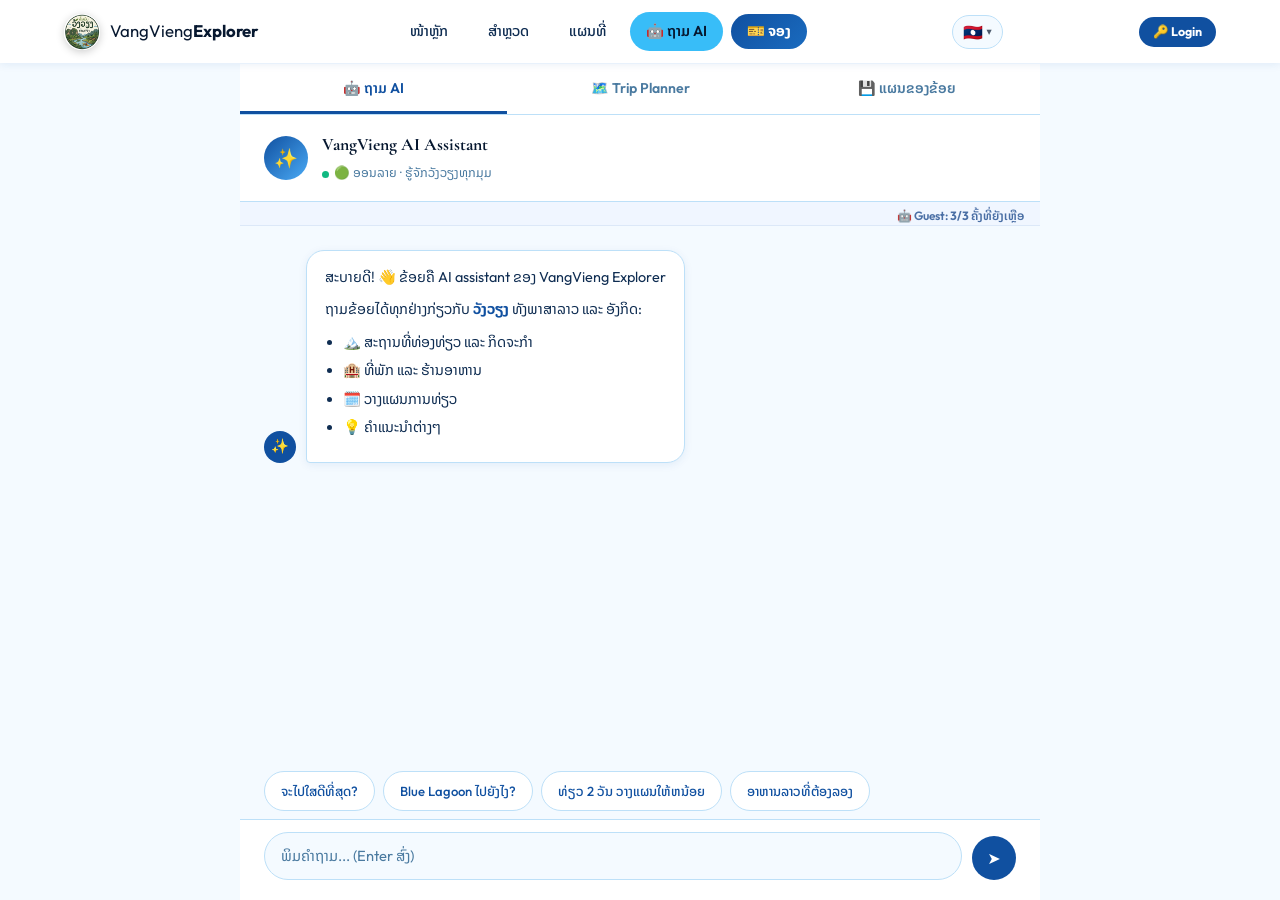
<file: pages/ai-chat.html>
<!DOCTYPE html>
<html lang="lo">
<head>
  <meta charset="UTF-8" />
  <title>ຖາມ AI ກ່ຽວກັບວັງວຽງ — VangVieng Explorer</title>
  <meta name="description" content="ຖາມ AI ຊ່ວຍວາງແຜນທ່ຽວວັງວຽງ, ແນະນຳສະຖານທີ່ ແລະ ກິດຈະກຳ. Ask AI about Vang Vieng tourism.">
  <meta name="robots" content="index, follow">
  <link rel="canonical" href="https://duantest001-rgb.github.io/vangvieng-explorer/pages/ai-chat.html">
  <meta property="og:title" content="ຖາມ AI ກ່ຽວກັບວັງວຽງ — VangVieng Explorer">
  <meta property="og:description" content="ຖາມ AI ຊ່ວຍວາງແຜນທ່ຽວວັງວຽງ, ແນະນຳສະຖານທີ່ ແລະ ກິດຈະກຳ. Ask AI about Vang Vieng tourism.">
  <meta property="og:image" content="https://duantest001-rgb.github.io/vangvieng-explorer/assets/logo.png">
  <meta property="og:url" content="https://duantest001-rgb.github.io/vangvieng-explorer/pages/ai-chat.html">
  <meta property="og:type" content="website">
  <meta name="twitter:card" content="summary_large_image">
  <meta name="twitter:title" content="ຖາມ AI ກ່ຽວກັບວັງວຽງ — VangVieng Explorer">
  <meta name="twitter:description" content="ຖາມ AI ຊ່ວຍວາງແຜນທ່ຽວວັງວຽງ, ແນະນຳສະຖານທີ່ ແລະ ກິດຈະກຳ. Ask AI about Vang Vieng tourism.">
  <meta name="theme-color" content="#1050a0">
  <meta name="apple-mobile-web-app-capable" content="yes">
  <meta name="apple-mobile-web-app-title" content="VVExplorer">
  <link rel="manifest" href="../manifest.json">
  <link rel="apple-touch-icon" href="../assets/logo.png">
  <meta name="viewport" content="width=device-width, initial-scale=1.0" />
  <title>VangVieng Explorer 🌿</title>
  <link rel="stylesheet" href="../css/style.css" />
  <link rel="stylesheet" href="../css/ai-chat.css" />
  <link rel="preconnect" href="https://fonts.googleapis.com">
  <link rel="preconnect" href="https://fonts.gstatic.com" crossorigin>
  <link href="https://fonts.googleapis.com/css2?family=Cormorant+Garamond:wght@500;600;700;800&family=Outfit:wght@300;400;500;600;700&family=Noto+Sans+Lao:wght@400;600;700;800&display=swap" rel="stylesheet">
</head>
<body>

  <nav class="navbar scrolled" id="navbar">
    <div class="nav-container">
      <a href="../index.html" class="nav-logo" style="color:var(--dark)">
        <img src="../assets/logo.png" alt="logo" class="nav-logo-img" />
        <span class="logo-text">VangVieng<strong>Explorer</strong></span>
      </a>
      <div class="nav-links" id="navLinks">
        <a href="../index.html" class="nav-link" data-i18n="nav.home">ໜ້າຫຼັກ</a>
        <a href="explore.html" class="nav-link" data-i18n="nav.explore">ສຳຫຼວດ</a>
        <a href="map.html" class="nav-link" data-i18n="nav.map">ແຜນທີ່</a>
        <a href="ai-chat.html" class="nav-link nav-ai active" data-i18n="nav.ai">🤖 ຖາມ AI</a>
        <a href="booking.html" class="nav-link" style="background:linear-gradient(135deg,#1050a0,#1a6bbf);color:#fff!important;padding:6px 16px;border-radius:99px;font-weight:700;">🎫 ຈອງ</a>
      </div>
      <div class="lang-dropdown" id="langDropdown">
        <button class="lang-toggle" id="langToggle" onclick="toggleLangMenu()">
          <span id="langFlag">🇱🇦</span>
          
          <span class="lang-arrow">▾</span>
        </button>
        <div class="lang-menu" id="langMenu">
          <button class="lang-option active" data-lang="lo" onclick="selectLang('lo','🇱🇦','ລາວ')">🇱🇦 ລາວ</button>
          <button class="lang-option" data-lang="en" onclick="selectLang('en','🇬🇧','English')">🇬🇧 English</button>
          <button class="lang-option" data-lang="zh" onclick="selectLang('zh','🇨🇳','中文')">🇨🇳 中文</button>
          <button class="lang-option" data-lang="th" onclick="selectLang('th','🇹🇭','ไทย')">🇹🇭 ไทย</button>
          <button class="lang-option" data-lang="ko" onclick="selectLang('ko','🇰🇷','한국어')">🇰🇷 한국어</button>
        </div>
      </div>
      <button class="hamburger" id="hamburger"><span></span><span></span><span></span></button>
    </div>
  </nav>

  <div class="chat-layout">
    <!-- TAB SWITCHER -->
    <div class="chat-tabs">
      <button class="chat-tab active" id="tabChat"    onclick="switchChatTab('chat')"    data-i18n="planner.tab.chat">🤖 ຖາມ AI</button>
      <button class="chat-tab"        id="tabPlanner" onclick="switchChatTab('planner')" data-i18n="planner.tab.plan">🗺️ Trip Planner</button>
      <button class="chat-tab"        id="tabSaved"   onclick="switchChatTab('saved')"   data-i18n="planner.tab.saved">💾 ແຜນຂອງຂ້ອຍ</button>
    </div>

    <!-- TAB: CHAT -->
    <div id="sectionChat" class="chat-tab-section active">
    <div class="chat-header">
      <div class="chat-avatar">✨</div>
      <div class="chat-header-info">
        <h2>VangVieng AI Assistant</h2>
        <span class="chat-status">🟢 <span data-i18n="chat.status">ອອນລາຍ · ຮູ້ຈັກວັງວຽງທຸກມຸມ</span></span>
      </div>
    </div>

    <!-- Rate limit bar -->
    <div id="rateLimitInfo" style="
      display:none; justify-content:flex-end;
      padding: 4px 16px 0;
      background: #f0f6ff;
      border-bottom: 1px solid #dce8f8;
    "></div>

    <div class="chat-messages" id="chatMessages">
      <div class="msg-row bot">
        <div class="msg-avatar">✨</div>
        <div class="msg-bubble bot-bubble">
          <p data-i18n="chat.welcome1">ສະບາຍດີ! 👋 ຂ້ອຍຄື AI assistant ຂອງ VangVieng Explorer</p>
          <p data-i18n="chat.welcome2">ຖາມຂ້ອຍໄດ້ທຸກຢ່າງກ່ຽວກັບ <strong>ວັງວຽງ</strong> ທັງພາສາລາວ ແລະ ອັງກິດ:</p>
          <ul>
            <li data-i18n="chat.li1">🏔️ ສະຖານທີ່ທ່ອງທ່ຽວ ແລະ ກິດຈະກຳ</li>
            <li data-i18n="chat.li2">🏨 ທີ່ພັກ ແລະ ຮ້ານອາຫານ</li>
            <li data-i18n="chat.li3">🗓️ ວາງແຜນການທ່ຽວ</li>
            <li data-i18n="chat.li4">💡 ຄຳແນະນຳຕ່າງໆ</li>
          </ul>
        </div>
      </div>
    </div>

    <div class="quick-suggestions" id="quickSugg">
      <button class="sugg-btn" onclick="sendSuggestion(this)" data-i18n="chat.sugg1">ຈະໄປໃສດີທີ່ສຸດ?</button>
      <button class="sugg-btn" onclick="sendSuggestion(this)" data-i18n="chat.sugg2">Blue Lagoon ໄປຍັງໄງ?</button>
      <button class="sugg-btn" onclick="sendSuggestion(this)" data-i18n="chat.sugg3">ທ່ຽວ 2 ວັນ ວາງແຜນໃຫ້ຫນ້ອຍ</button>
      <button class="sugg-btn" onclick="sendSuggestion(this)" data-i18n="chat.sugg4">ອາຫານລາວທີ່ຕ້ອງລອງ</button>
    </div>

    <div class="chat-input-bar">
      <textarea id="chatInput" rows="1"
        placeholder="ພິມຄຳຖາມ..."></textarea>
      <button class="send-btn" id="sendBtn" onclick="sendMessage()"><span>➤</span></button>
    </div>
    </div><!-- end sectionChat -->

    <!-- TAB: TRIP PLANNER -->
    <div id="sectionPlanner" class="chat-tab-section" style="overflow-y:auto; padding: 1rem 1.5rem 2rem;">

      <div class="planner-form" id="plannerForm">
        <p class="planner-intro" data-i18n="planner.intro">ບອກ AI ວ່າເຈົ້າຢາກຫຍັງ — ຮັບແຜນທ່ຽວທີ່ສ້າງຈາກສະຖານທີ່ຈິງໃນ app</p>

        <!-- ກຸ່ມທ່ຽວ -->
        <div class="planner-group">
          <label class="planner-label" data-i18n="planner.group">👥 ມາຈັ່ງໃດ?</label>
          <div class="planner-chips" id="pGroup">
            <div class="p-chip on" onclick="pickPChip('pGroup',this);toggleKidsOption()" data-i18n="planner.group.solo">🧑 ຄົນດຽວ</div>
            <div class="p-chip"   onclick="pickPChip('pGroup',this);toggleKidsOption()" data-i18n="planner.group.couple">👫 ຄູ່ຮັກ</div>
            <div class="p-chip"   onclick="pickPChip('pGroup',this);toggleKidsOption()" data-i18n="planner.group.friends">👯 ໝູ່ 2-3 ຄົນ</div>
            <div class="p-chip"   onclick="pickPChip('pGroup',this);toggleKidsOption()" data-i18n="planner.group.family">🏠 ຄອບຄົວ</div>
          </div>
        </div>

        <!-- ລູກນ້ອຍ -->
        <div class="planner-group" id="kidsGroup" style="display:none;">
          <label class="planner-label" data-i18n="planner.kids">👶 ມີລູກນ້ອຍຕິດໄປດ້ວຍບໍ?</label>
          <div class="planner-chips" id="pKids">
            <div class="p-chip on" onclick="pickPChip('pKids',this)" data-i18n="planner.kids.none">❌ ບໍ່ມີ</div>
            <div class="p-chip"   onclick="pickPChip('pKids',this)" data-i18n="planner.kids.toddler">🍼 ລູກນ້ອຍ (ຕໍ່າ 5 ປີ)</div>
            <div class="p-chip"   onclick="pickPChip('pKids',this)" data-i18n="planner.kids.child">🧒 ເດັກ (6-12 ປີ)</div>
          </div>
        </div>

        <div class="planner-group">
          <label class="planner-label" data-i18n="planner.days">📅 ຢູ່ກີ່ວັນ?</label>
          <select id="pDays" class="planner-select">
            <option value="1">1 ວັນ</option>
            <option value="2">2 ວັນ</option>
            <option value="3" selected>3 ວັນ</option>
            <option value="4">4 ວັນ</option>
            <option value="5">5 ວັນ</option>
          </select>
        </div>

        <div class="planner-group">
          <label class="planner-label" data-i18n="planner.interests">🎯 ສົນໃຈຫຍັງ?</label>
          <div class="planner-tags" id="pInterests">
            <div class="p-tag on" onclick="togglePTag(this)" data-i18n="planner.interest.nature">🌊 ທຳມະຊາດ</div>
            <div class="p-tag on" onclick="togglePTag(this)" data-i18n="planner.interest.temple">🕌 ວັດ/ຖ້ຳ</div>
            <div class="p-tag"   onclick="togglePTag(this)" data-i18n="planner.interest.adventure">🪂 ຜະຈົນໄພ</div>
            <div class="p-tag"   onclick="togglePTag(this)" data-i18n="planner.interest.food">🍜 ອາຫານ</div>
            <div class="p-tag on" onclick="togglePTag(this)" data-i18n="planner.interest.sightseeing">📸 ທ່ອງທ່ຽວ</div>
            <div class="p-tag"   onclick="togglePTag(this)" data-i18n="planner.interest.fun">🎵 ສະໜຸກ</div>
          </div>
        </div>

        <div class="planner-group">
          <label class="planner-label" data-i18n="planner.style">🏷️ ລະດັບ trip</label>
          <div class="planner-chips" id="pStyle">
            <div class="p-chip on" onclick="pickPChip('pStyle',this)" data-i18n="planner.style.budget">💰 Budget</div>
            <div class="p-chip"   onclick="pickPChip('pStyle',this)" data-i18n="planner.style.mid">💰💰 Mid-range</div>
            <div class="p-chip"   onclick="pickPChip('pStyle',this)" data-i18n="planner.style.premium">💰💰💰 Premium</div>
          </div>
        </div>

        <div class="planner-group">
          <label class="planner-label" data-i18n="planner.pace">⚡ Pace</label>
          <div class="planner-chips" id="pPace">
            <div class="p-chip"   onclick="pickPChip('pPace',this)" data-i18n="planner.pace.slow">🌿 ສະບາຍໆ</div>
            <div class="p-chip on" onclick="pickPChip('pPace',this)" data-i18n="planner.pace.mid">⚖️ ປານກາງ</div>
            <div class="p-chip"   onclick="pickPChip('pPace',this)" data-i18n="planner.pace.fast">🔥 ເຕັມທີ່</div>
          </div>
        </div>

        <button class="planner-btn" onclick="generatePlan()" data-i18n="planner.btn">✨ ສ້າງແຜນທ່ຽວ</button>
        <div id="plannerError"></div>
      </div>

      <!-- RESULT -->
      <div id="plannerResult" style="display:none;"></div>

    </div><!-- end sectionPlanner -->

    <!-- TAB: SAVED PLANS -->
    <div id="sectionSaved" class="chat-tab-section" style="overflow-y:auto;padding:1rem 1.5rem 2rem;">
      <div id="savedPlansContainer"></div>
    </div><!-- end sectionSaved -->

  </div><!-- end chat-layout -->

  <script src="../js/auth.js"></script>
  <script src="../js/supabase.js"></script>
  <script src="../js/saved.js"></script>
  <script src="../js/ai-chat.js"></script>
  <script src="../js/active-trip.js"></script>
  <script src="../js/trip-planner.js"></script>
  <script src="../js/i18n.js"></script>
  <script>
  // Hamburger X animation for ai-chat page
  document.addEventListener("DOMContentLoaded", () => {
    const hb = document.getElementById("hamburger");
    const nl = document.getElementById("navLinks");
    if (hb && nl) {
      const newHb = hb.cloneNode(true);
      hb.parentNode.replaceChild(newHb, hb);
      newHb.addEventListener("click", () => {
        const open = nl.classList.toggle("open");
        newHb.classList.toggle("active", open);
      });
      nl.querySelectorAll(".nav-link").forEach(l =>
        l.addEventListener("click", () => { nl.classList.remove("open"); newHb.classList.remove("active"); })
      );
    }
    // Back-to-top (not needed in chat, skip)
  });
  </script>
</body>
</html>
</file>
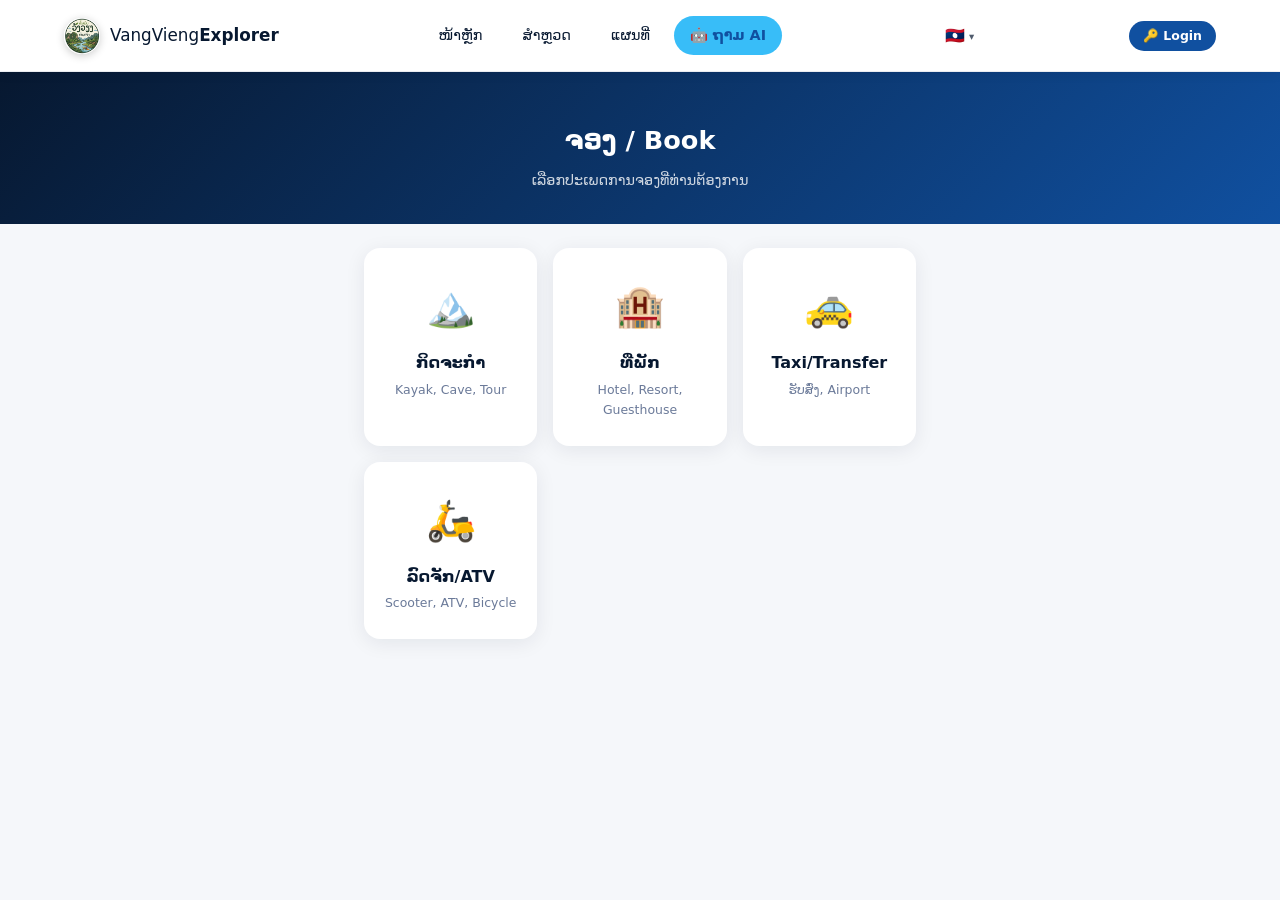
<file: pages/booking.html>
<!DOCTYPE html>
<html lang="lo">
<head>
  <meta charset="UTF-8"/>
  <meta name="viewport" content="width=device-width,initial-scale=1.0"/>
  <title>ຈອງ — VangVieng Explorer</title>
  <link rel="stylesheet" href="../css/style.css"/>
  <style>
    .booking-hero{background:linear-gradient(135deg,#071830,#1050a0);color:#fff;padding:3rem 1.5rem 2rem;text-align:center;}
    .booking-hero h1{font-size:1.6rem;font-weight:800;margin-bottom:8px;}
    .booking-hero p{font-size:0.9rem;opacity:0.8;}
    .booking-grid{display:grid;grid-template-columns:repeat(auto-fit,minmax(160px,1fr));gap:16px;padding:1.5rem;max-width:600px;margin:0 auto;}
    .bk-card{background:#fff;border-radius:16px;padding:1.5rem 1rem;text-align:center;cursor:pointer;
      box-shadow:0 4px 20px rgba(7,24,48,0.08);border:2px solid transparent;transition:all .2s;}
    .bk-card:hover{border-color:#1050a0;transform:translateY(-3px);box-shadow:0 8px 30px rgba(16,80,160,0.15);}
    .bk-card .icon{font-size:2.5rem;margin-bottom:12px;}
    .bk-card h3{font-size:1rem;font-weight:700;color:#071830;margin-bottom:4px;}
    .bk-card p{font-size:0.78rem;color:#6b7a99;}
    body{min-height:100vh;background:#f5f7fa;}
    .page-wrap{padding-top:72px;}
    .nav-links .nav-link{color:var(--dark,#071830)!important;}
    .nav-links .nav-ai{color:var(--green-700,#2d6a4f)!important;}
    .navbar{background:#fff;box-shadow:0 2px 12px rgba(7,24,48,0.08);}
    .nav-link{color:#071830 !important;}
    .logo-text{color:#071830 !important;}
    .lang-toggle{color:#071830 !important;}
  </style>
</head>
<body>
  <!-- Navbar -->
  <nav class="navbar" id="navbar">
    <div class="nav-container">
      <a href="../index.html" class="nav-logo" style="color:var(--dark)">
        <img src="../assets/logo.png" alt="logo" class="nav-logo-img" />
        <span class="logo-text">VangVieng<strong>Explorer</strong></span>
      </a>
      <div class="nav-links" id="navLinks">
        <a href="../index.html" class="nav-link" data-i18n="nav.home">ໜ້າຫຼັກ</a>
        <a href="explore.html" class="nav-link" data-i18n="nav.explore">ສຳຫຼວດ</a>
        <a href="map.html" class="nav-link" data-i18n="nav.map">ແຜນທີ່</a>
        <a href="ai-chat.html" class="nav-link nav-ai" data-i18n="nav.ai">🤖 ຖາມ AI</a>
      </div>
      <div class="lang-dropdown" id="langDropdown">
        <button class="lang-toggle" id="langToggle" onclick="toggleLangMenu()">
          <span id="langFlag">🇱🇦</span>
          <span class="lang-arrow">▾</span>
        </button>
        <div class="lang-menu" id="langMenu">
          <button class="lang-option active" data-lang="lo" onclick="selectLang('lo','🇱🇦','ລາວ')">🇱🇦 ລາວ</button>
          <button class="lang-option" data-lang="en" onclick="selectLang('en','🇬🇧','English')">🇬🇧 English</button>
          <button class="lang-option" data-lang="zh" onclick="selectLang('zh','🇨🇳','中文')">🇨🇳 中文</button>
          <button class="lang-option" data-lang="th" onclick="selectLang('th','🇹🇭','ไทย')">🇹🇭 ไทย</button>
          <button class="lang-option" data-lang="ko" onclick="selectLang('ko','🇰🇷','한국어')">🇰🇷 한국어</button>
        </div>
      </div>
      <button class="hamburger" id="hamburger"><span></span><span></span><span></span></button>
    </div>
  </nav>

  <div class="page-wrap">
  <div class="booking-hero">
    <h1 data-i18n="bk.title">🎫 ຈອງ / Book</h1>
    <p data-i18n="bk.sub">ເລືອກປະເພດການຈອງທີ່ທ່ານຕ້ອງການ</p>
  </div>

  <div class="booking-grid">
    <div class="bk-card" onclick="openBooking('activity')">
      <div class="icon">🏔️</div>
      <h3 data-i18n="bk.activity">ກິດຈະກຳ</h3>
      <p data-i18n="bk.activity.sub">Kayak, Zipline, Cave tour...</p>
    </div>
    <div class="bk-card" onclick="openBooking('hotel')">
      <div class="icon">🏨</div>
      <h3 data-i18n="bk.hotel">ທີ່ພັກ</h3>
      <p data-i18n="bk.hotel.sub">Hotel, Resort, Guesthouse</p>
    </div>
    <div class="bk-card" onclick="openBooking('taxi')">
      <div class="icon">🚕</div>
      <h3 data-i18n="bk.taxi">Taxi/Transfer</h3>
      <p data-i18n="bk.taxi.sub">ຮັບສົ່ງ, Airport transfer</p>
    </div>
    <div class="bk-card" onclick="openBooking('bike')">
      <div class="icon">🛵</div>
      <h3 data-i18n="bk.bike">ລົດຈັກ/ATV</h3>
      <p data-i18n="bk.bike.sub">Scooter, ATV, Bicycle</p>
    </div>
  </div>

  </div>
  <script src="../js/supabase.js"></script>
  <script src="../js/auth.js"></script>
  <script src="../js/booking.js"></script>
  <script src="../js/app.js"></script>
  <script src="../js/i18n.js"></script>
  <script>
    // ── Navbar hamburger ──
    document.addEventListener('DOMContentLoaded', () => {
      // Hamburger
      const hamburger = document.getElementById('hamburger');
      const navLinks  = document.getElementById('navLinks');
      if (hamburger && navLinks) {
        hamburger.addEventListener('click', () => {
          const isOpen = navLinks.classList.toggle('open');
          hamburger.classList.toggle('active', isOpen);
        });
      }
      const type = new URLSearchParams(window.location.search).get('type');
      if (type) setTimeout(() => openBooking(type), 100);
    });
  </script>
</body>
</html>
</file>
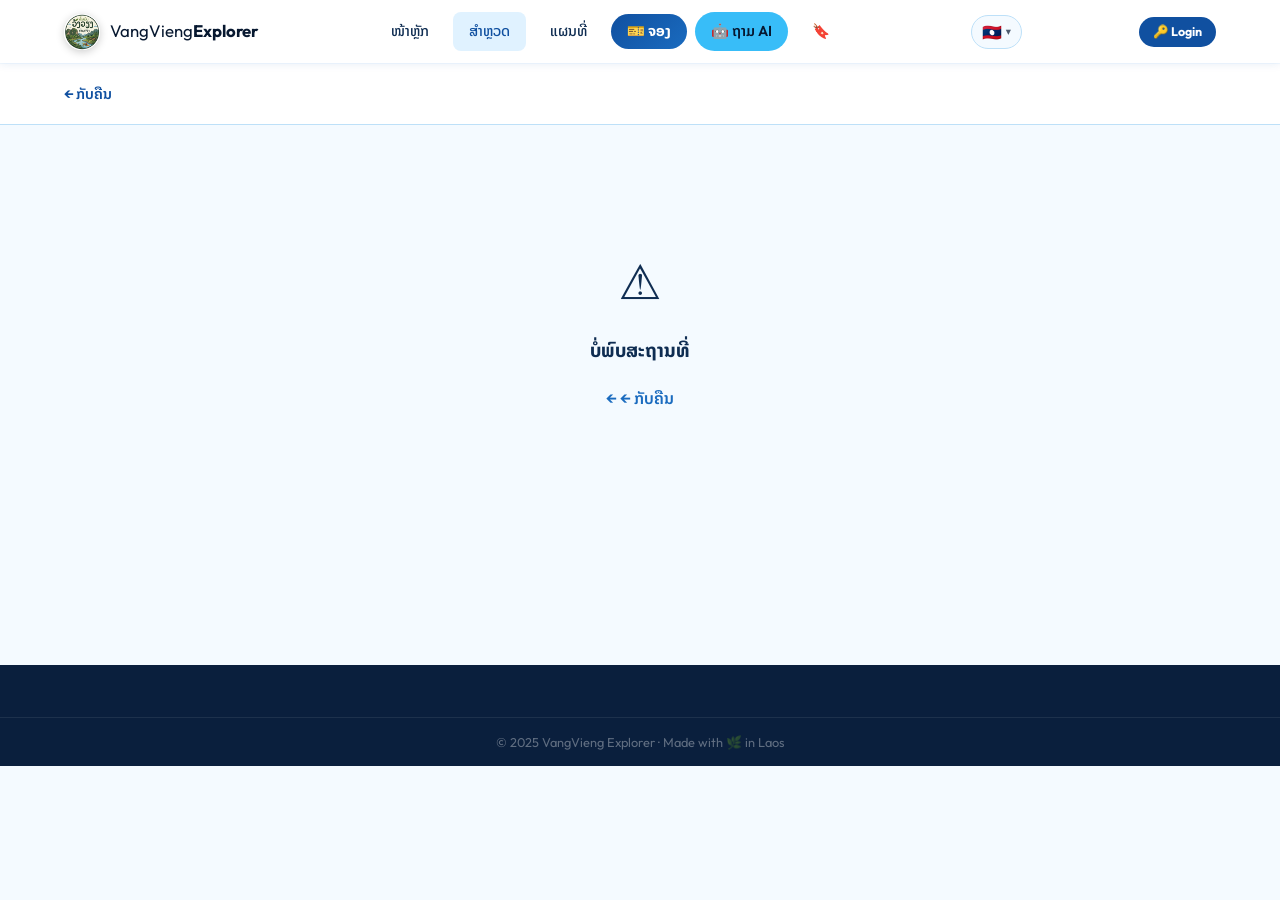
<file: pages/detail.html>
<!DOCTYPE html>
<html lang="lo">
<head>
  <meta charset="UTF-8" />
  <title>ລາຍລະອຽດສະຖານທີ່ — VangVieng Explorer</title>
  <meta name="description" content="ຂໍ້ມູນລະອຽດ, ຮູບພາບ, ແຜນທີ່ ແລະ ຄຳແນະນຳ ສະຖານທີ່ທ່ອງທ່ຽວ ວັງວຽງ ລາວ">
  <meta name="robots" content="index, follow">
  <link rel="canonical" href="https://duantest001-rgb.github.io/vangvieng-explorer/pages/detail.html">
  <meta property="og:title" content="ລາຍລະອຽດສະຖານທີ່ — VangVieng Explorer">
  <meta property="og:description" content="ຂໍ້ມູນລະອຽດ, ຮູບພາບ, ແຜນທີ່ ແລະ ຄຳແນະນຳ ສະຖານທີ່ທ່ອງທ່ຽວ ວັງວຽງ ລາວ">
  <meta property="og:image" content="https://duantest001-rgb.github.io/vangvieng-explorer/assets/logo.png">
  <meta property="og:url" content="https://duantest001-rgb.github.io/vangvieng-explorer/pages/detail.html">
  <meta property="og:type" content="website">
  <meta name="twitter:card" content="summary_large_image">
  <meta name="twitter:title" content="ລາຍລະອຽດສະຖານທີ່ — VangVieng Explorer">
  <meta name="twitter:description" content="ຂໍ້ມູນລະອຽດ, ຮູບພາບ, ແຜນທີ່ ແລະ ຄຳແນະນຳ ສະຖານທີ່ທ່ອງທ່ຽວ ວັງວຽງ ລາວ">
  <meta name="theme-color" content="#1050a0">
  <meta name="apple-mobile-web-app-capable" content="yes">
  <meta name="apple-mobile-web-app-title" content="VVExplorer">
  <link rel="manifest" href="../manifest.json">
  <link rel="apple-touch-icon" href="../assets/logo.png">
  <meta name="viewport" content="width=device-width, initial-scale=1.0" />
  <title>VangVieng Explorer 🌿</title>
  <link rel="stylesheet" href="../css/style.css" />
  <link rel="stylesheet" href="../css/detail.css" />
  <link rel="preconnect" href="https://fonts.googleapis.com">
  <link rel="preconnect" href="https://fonts.gstatic.com" crossorigin>
  <link href="https://fonts.googleapis.com/css2?family=Cormorant+Garamond:wght@500;600;700;800&family=Outfit:wght@300;400;500;600;700&family=Noto+Sans+Lao:wght@400;600;700;800&display=swap" rel="stylesheet">
</head>
<body>

  <nav class="navbar scrolled" id="navbar">
    <div class="nav-container">
      <a href="../index.html" class="nav-logo" style="color:var(--dark)">
        <img src="../assets/logo.png" alt="logo" class="nav-logo-img" />
        <span class="logo-text">VangVieng<strong>Explorer</strong></span>
      </a>
      <div class="nav-links" id="navLinks">
        <a href="../index.html" class="nav-link" data-i18n="nav.home">ໜ້າຫຼັກ</a>
        <a href="explore.html" class="nav-link active" data-i18n="nav.explore">ສຳຫຼວດ</a>
        <a href="map.html" class="nav-link" data-i18n="nav.map">ແຜນທີ່</a>
        <a href="booking.html" class="nav-link" style="background:linear-gradient(135deg,#1050a0,#1a6bbf);color:#fff!important;padding:6px 16px;border-radius:99px;font-weight:700;">🎫 ຈອງ</a>
        <a href="ai-chat.html" class="nav-link nav-ai" data-i18n="nav.ai">🤖 ຖາມ AI</a>
        <a href="saved.html" class="nav-link">🔖 <span class="saved-badge" style="display:none"></span></a>
      </div>
      <div class="lang-dropdown" id="langDropdown">
        <button class="lang-toggle" id="langToggle" onclick="toggleLangMenu()">
          <span id="langFlag">🇱🇦</span>
          
          <span class="lang-arrow">▾</span>
        </button>
        <div class="lang-menu" id="langMenu">
          <button class="lang-option active" data-lang="lo" onclick="selectLang('lo','🇱🇦','ລາວ')">🇱🇦 ລາວ</button>
          <button class="lang-option" data-lang="en" onclick="selectLang('en','🇬🇧','English')">🇬🇧 English</button>
          <button class="lang-option" data-lang="zh" onclick="selectLang('zh','🇨🇳','中文')">🇨🇳 中文</button>
          <button class="lang-option" data-lang="th" onclick="selectLang('th','🇹🇭','ไทย')">🇹🇭 ไทย</button>
          <button class="lang-option" data-lang="ko" onclick="selectLang('ko','🇰🇷','한국어')">🇰🇷 한국어</button>
        </div>
      </div>
      <button class="hamburger" id="hamburger"><span></span><span></span><span></span></button>
    </div>
  </nav>

  <div class="back-bar">
    <div class="container">
      <button onclick="history.back()" class="back-btn" data-i18n="detail.back">← ກັບຄືນ</button>
    </div>
  </div>

  <main class="detail-main" id="detailContent">
    <div class="container">
      <div class="loading-detail">
        <div class="loading-card" style="height:320px; border-radius:24px;"></div>
        <div style="margin-top:24px">
          <div class="loading-card" style="height:32px; width:60%; margin-bottom:12px;"></div>
          <div class="loading-card" style="height:20px; width:80%; margin-bottom:8px;"></div>
          <div class="loading-card" style="height:20px; width:70%;"></div>
        </div>
      </div>
    </div>
  </main>

  <footer class="footer">
    <div class="footer-bottom">
      <p data-i18n="footer.copy">© 2025 VangVieng Explorer · Made with 🌿 in Laos</p>
    </div>
  </footer>

  <script src="../js/supabase.js"></script>
  <script src="../js/auth.js"></script>
  <script src="../js/booking.js"></script>
  <script src="../js/saved.js"></script>
  <script src="../js/reviews.js"></script>
  <script src="../js/detail.js"></script>
  <script src="../js/i18n.js"></script>
  <script src="../js/active-trip.js"></script>
</body>
</html>
</file>
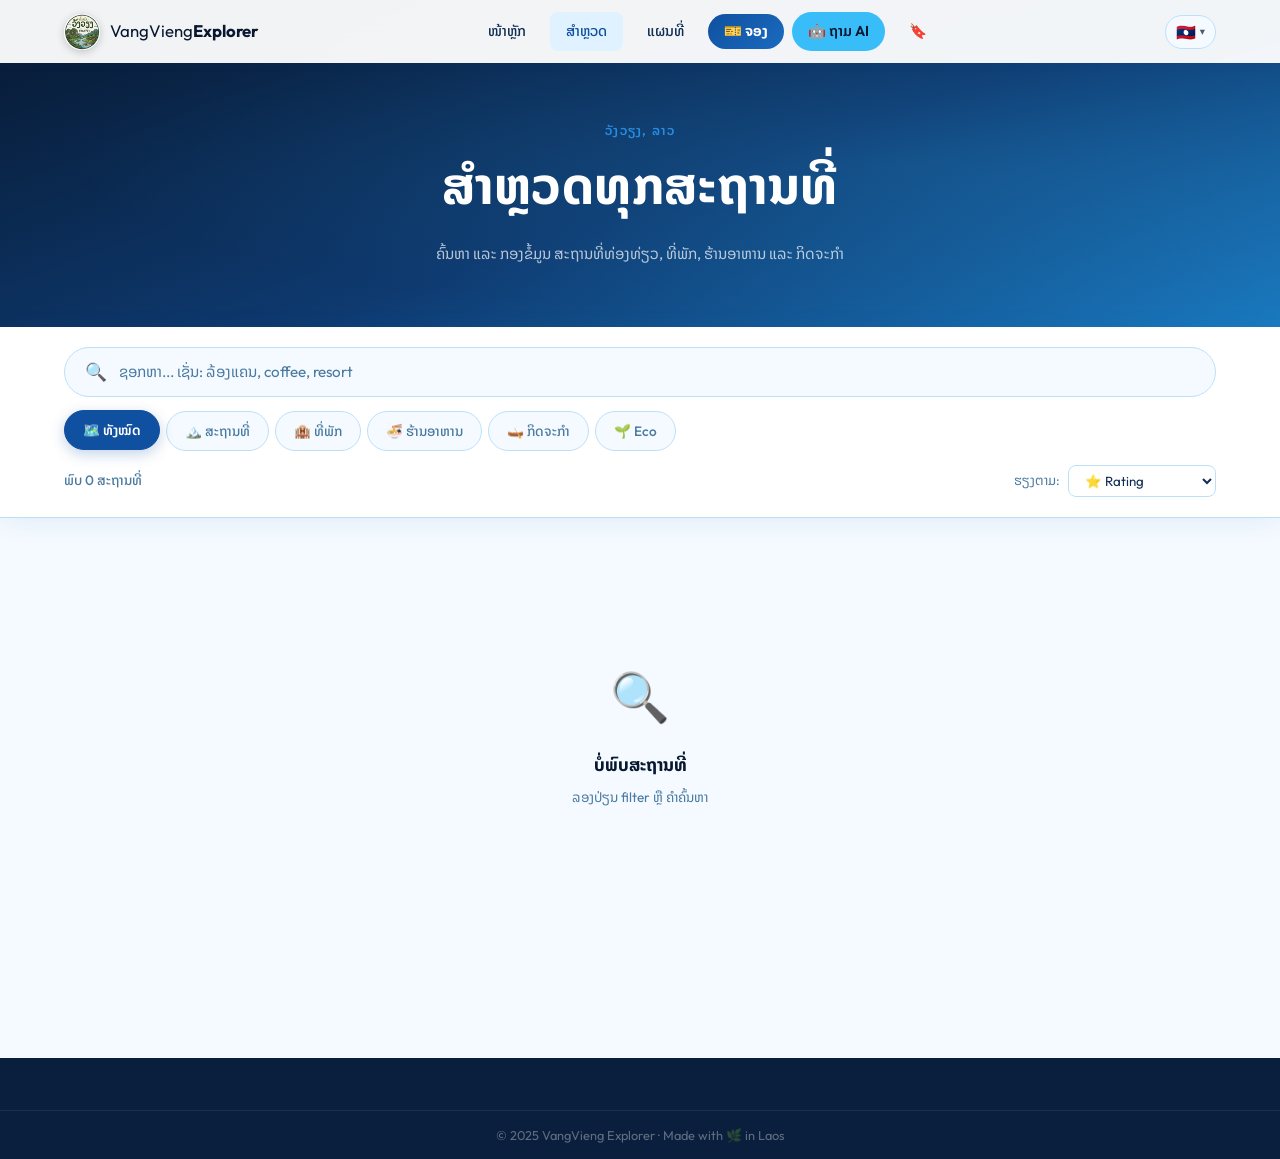
<file: pages/explore.html>
<!DOCTYPE html>
<html lang="lo">
<head>
  <meta charset="UTF-8" />
  <title>ສຳຫຼວດສະຖານທີ່ວັງວຽງ — VangVieng Explorer</title>
  <meta name="description" content="ຄົ້ນຫາ ແລະ ກອງຂໍ້ມູນ ສະຖານທີ່ທ່ອງທ່ຽວ, ທີ່ພັກ, ຮ້ານອາຫານ ແລະ ກິດຈະກຳ ວັງວຽງ ລາວ">
  <meta name="robots" content="index, follow">
  <link rel="canonical" href="https://duantest001-rgb.github.io/vangvieng-explorer/pages/explore.html">
  <meta property="og:title" content="ສຳຫຼວດສະຖານທີ່ວັງວຽງ — VangVieng Explorer">
  <meta property="og:description" content="ຄົ້ນຫາ ແລະ ກອງຂໍ້ມູນ ສະຖານທີ່ທ່ອງທ່ຽວ, ທີ່ພັກ, ຮ້ານອາຫານ ແລະ ກິດຈະກຳ ວັງວຽງ ລາວ">
  <meta property="og:image" content="https://duantest001-rgb.github.io/vangvieng-explorer/assets/logo.png">
  <meta property="og:url" content="https://duantest001-rgb.github.io/vangvieng-explorer/pages/explore.html">
  <meta property="og:type" content="website">
  <meta name="twitter:card" content="summary_large_image">
  <meta name="twitter:title" content="ສຳຫຼວດສະຖານທີ່ວັງວຽງ — VangVieng Explorer">
  <meta name="twitter:description" content="ຄົ້ນຫາ ແລະ ກອງຂໍ້ມູນ ສະຖານທີ່ທ່ອງທ່ຽວ, ທີ່ພັກ, ຮ້ານອາຫານ ແລະ ກິດຈະກຳ ວັງວຽງ ລາວ">
  <meta name="theme-color" content="#1050a0">
  <meta name="apple-mobile-web-app-capable" content="yes">
  <meta name="apple-mobile-web-app-title" content="VVExplorer">
  <link rel="manifest" href="../manifest.json">
  <link rel="apple-touch-icon" href="../assets/logo.png">
  <meta name="viewport" content="width=device-width, initial-scale=1.0" />
  <title>VangVieng Explorer 🌿</title>
  <link rel="stylesheet" href="../css/style.css" />
  <link rel="stylesheet" href="../css/explore.css" />
  <link rel="preconnect" href="https://fonts.googleapis.com">
  <link rel="preconnect" href="https://fonts.gstatic.com" crossorigin>
  <link href="https://fonts.googleapis.com/css2?family=Cormorant+Garamond:wght@500;600;700;800&family=Outfit:wght@300;400;500;600;700&family=Noto+Sans+Lao:wght@400;600;700;800&display=swap" rel="stylesheet">
</head>
<body>

  <nav class="navbar scrolled" id="navbar">
    <div class="nav-container">
      <a href="../index.html" class="nav-logo" style="color:var(--dark)">
        <img src="../assets/logo.png" alt="logo" class="nav-logo-img" />
        <span class="logo-text">VangVieng<strong>Explorer</strong></span>
      </a>
      <div class="nav-links" id="navLinks">
        <a href="../index.html" class="nav-link" data-i18n="nav.home">ໜ້າຫຼັກ</a>
        <a href="explore.html" class="nav-link active" data-i18n="nav.explore">ສຳຫຼວດ</a>
        <a href="map.html" class="nav-link" data-i18n="nav.map">ແຜນທີ່</a>
        <a href="booking.html" class="nav-link" style="background:linear-gradient(135deg,#1050a0,#1a6bbf);color:#fff!important;padding:6px 16px;border-radius:99px;font-weight:700;">🎫 ຈອງ</a>
        <a href="ai-chat.html" class="nav-link nav-ai" data-i18n="nav.ai">🤖 ຖາມ AI</a>
        <a href="saved.html" class="nav-link">🔖 <span class="saved-badge" style="display:none"></span></a>
      </div>
      <div class="lang-dropdown" id="langDropdown">
        <button class="lang-toggle" id="langToggle" onclick="toggleLangMenu()">
          <span id="langFlag">🇱🇦</span>
          
          <span class="lang-arrow">▾</span>
        </button>
        <div class="lang-menu" id="langMenu">
          <button class="lang-option active" data-lang="lo" onclick="selectLang('lo','🇱🇦','ລາວ')">🇱🇦 ລາວ</button>
          <button class="lang-option" data-lang="en" onclick="selectLang('en','🇬🇧','English')">🇬🇧 English</button>
          <button class="lang-option" data-lang="zh" onclick="selectLang('zh','🇨🇳','中文')">🇨🇳 中文</button>
          <button class="lang-option" data-lang="th" onclick="selectLang('th','🇹🇭','ไทย')">🇹🇭 ไทย</button>
          <button class="lang-option" data-lang="ko" onclick="selectLang('ko','🇰🇷','한국어')">🇰🇷 한국어</button>
        </div>
      </div>
      <button class="hamburger" id="hamburger"><span></span><span></span><span></span></button>
    </div>
  </nav>

  <section class="page-header">
    <div class="container">
      <p class="section-label">ວັງວຽງ, ລາວ</p>
      <h1 class="page-title" data-i18n="explore.title">ສຳຫຼວດທຸກສະຖານທີ່</h1>
      <p class="page-sub" data-i18n="explore.sub">ຄົ້ນຫາ ແລະ ກອງຂໍ້ມູນ ສະຖານທີ່ທ່ອງທ່ຽວ, ທີ່ພັກ, ຮ້ານອາຫານ ແລະ ກິດຈະກຳ</p>
    </div>
  </section>

  <section class="filters-section">
    <div class="container">
      <div class="explore-search-box">
        <span class="search-icon">🔍</span>
        <input type="text" id="exploreSearch" placeholder="ຄົ້ນຫາ..." />
        <button class="clear-btn" id="clearSearch" style="display:none" onclick="clearSearch()">✕</button>
      </div>
      <div class="filter-tabs">
        <button class="filter-tab active" data-cat="" data-i18n="filter.all">🗺️ ທັງໝົດ</button>
        <button class="filter-tab" data-cat="attraction" data-i18n="filter.attraction">🏔️ ສະຖານທີ່</button>
        <button class="filter-tab" data-cat="hotel" data-i18n="filter.hotel">🏨 ທີ່ພັກ</button>
        <button class="filter-tab" data-cat="restaurant" data-i18n="filter.restaurant">🍜 ຮ້ານອາຫານ</button>
        <button class="filter-tab" data-cat="activity" data-i18n="filter.activity">🛶 ກິດຈະກຳ</button>
        <button class="filter-tab eco-tab" data-eco="true">🌱 Eco</button>
      </div>
      <div class="results-bar">
        <span id="resultsCount" data-i18n="filter.loading">ກຳລັງໂຫລດ...</span>
        <div class="sort-box">
          <label data-i18n="sort.label">ຮຽງຕາມ:</label>
          <select id="sortSelect" onchange="handleSort()">
            <option value="rating" data-i18n="sort.rating">⭐ Rating</option>
            <option value="name" data-i18n="sort.name">🔤 ຊື່</option>
            <option value="price_asc" data-i18n="sort.price">💰 ລາຄາ (ຖືກ→ແພງ)</option>
          </select>
        </div>
      </div>
    </div>
  </section>

  <section class="section explore-section">
    <div class="container">
      <div class="places-grid" id="exploreGrid"></div>
    </div>
  </section>

  <footer class="footer">
    <div class="footer-bottom">
      <p data-i18n="footer.copy">© 2025 VangVieng Explorer · Made with 🌿 in Laos</p>
    </div>
  </footer>

  <script src="../js/supabase.js"></script>
  <script src="../js/saved.js"></script>
  <script src="../js/explore.js"></script>
  <script src="../js/i18n.js"></script>
  <script src="../js/active-trip.js"></script>
</body>
</html>
</file>
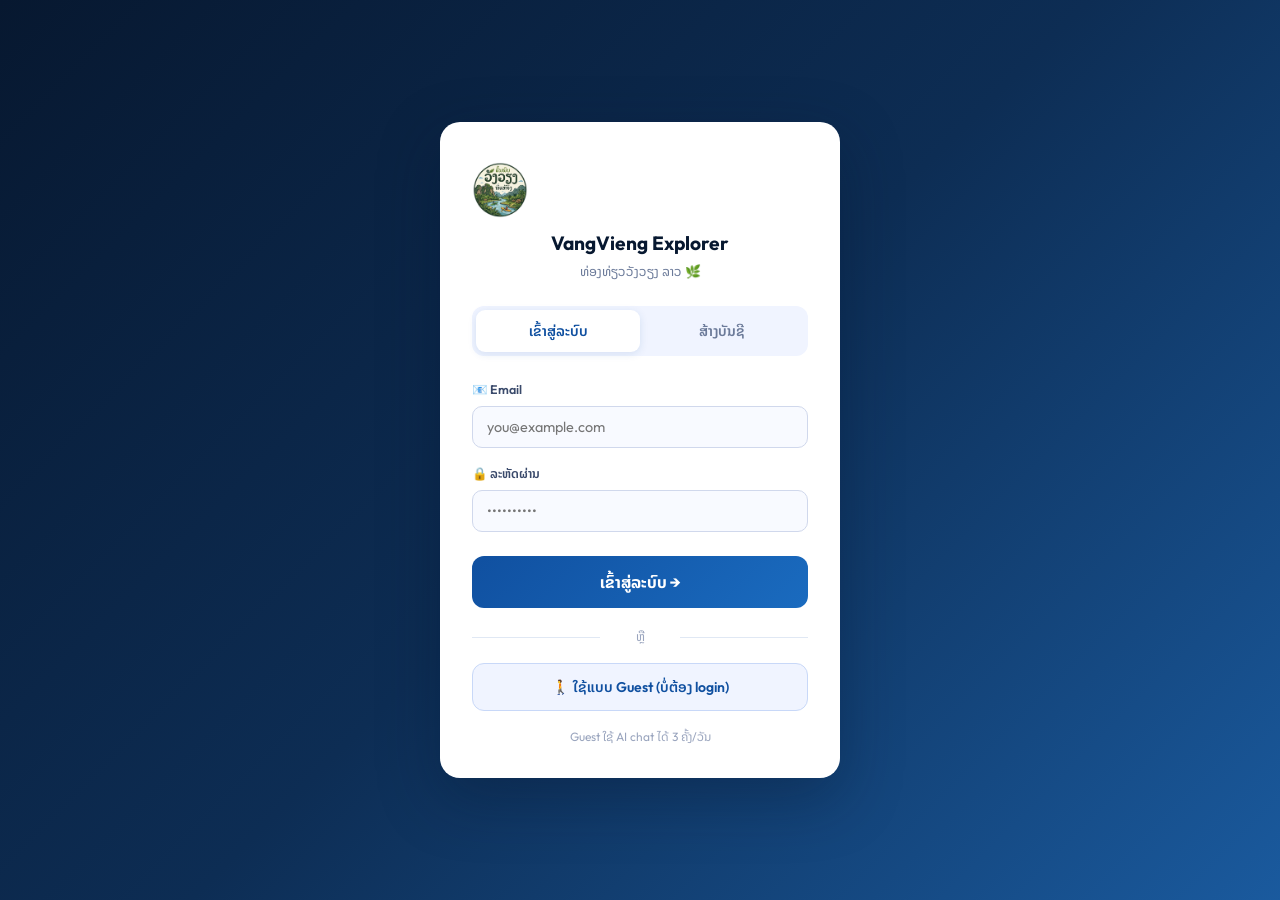
<file: pages/login.html>
<!DOCTYPE html>
<html lang="lo">
<head>
  <meta charset="UTF-8" />
  <meta name="viewport" content="width=device-width, initial-scale=1.0" />
  <title>ເຂົ້າສູ່ລະບົບ — VangVieng Explorer</title>
  <meta name="robots" content="noindex">
  <link rel="stylesheet" href="../css/style.css" />
  <link href="https://fonts.googleapis.com/css2?family=Outfit:wght@300;400;500;600;700&family=Noto+Sans+Lao:wght@400;600;700;800&display=swap" rel="stylesheet">
  <style>
    *{box-sizing:border-box;margin:0;padding:0;}
    body{min-height:100vh;display:flex;align-items:center;justify-content:center;
      background:linear-gradient(135deg,#071830 0%,#0d2d54 50%,#1a5a9e 100%);
      font-family:'Outfit','Noto Sans Lao',sans-serif;padding:1rem;}
    .login-card{background:#fff;border-radius:20px;padding:2.5rem 2rem 2rem;
      width:100%;max-width:400px;box-shadow:0 20px 60px rgba(7,24,48,0.35);
      animation:slideUp 0.4s cubic-bezier(.16,1,.3,1) both;}
    @keyframes slideUp{from{opacity:0;transform:translateY(24px)}to{opacity:1;transform:translateY(0)}}
    .login-logo{text-align:center;margin-bottom:1.5rem;}
    .login-logo img{width:56px;height:56px;border-radius:14px;object-fit:cover;}
    .login-logo h1{font-size:1.2rem;font-weight:700;color:#071830;margin-top:10px;}
    .login-logo p{font-size:0.8rem;color:#6b7a99;margin-top:3px;}
    /* Tabs */
    .tabs{display:flex;background:#f0f4ff;border-radius:12px;padding:4px;margin-bottom:1.5rem;}
    .tab{flex:1;padding:9px;text-align:center;border-radius:9px;font-size:0.88rem;
      font-weight:600;cursor:pointer;color:#6b7a99;transition:all .2s;border:none;background:none;font-family:inherit;}
    .tab.active{background:#fff;color:#1050a0;box-shadow:0 2px 8px rgba(16,80,160,0.12);}
    .form-group{margin-bottom:1rem;}
    .form-group label{display:block;font-size:0.78rem;font-weight:600;color:#3a4a6b;margin-bottom:6px;}
    .form-group input{width:100%;padding:11px 14px;border:1.5px solid #d0d8ec;border-radius:10px;
      font-size:0.9rem;font-family:inherit;color:#071830;background:#f8faff;
      transition:border-color .2s,box-shadow .2s;outline:none;}
    .form-group input:focus{border-color:#1050a0;box-shadow:0 0 0 3px rgba(16,80,160,0.12);background:#fff;}
    .main-btn{width:100%;padding:13px;background:linear-gradient(135deg,#1050a0,#1a6bbf);
      color:#fff;border:none;border-radius:12px;font-size:1rem;font-weight:700;
      font-family:inherit;cursor:pointer;margin-top:0.5rem;transition:opacity .2s,transform .15s;}
    .main-btn:hover{opacity:0.93;}.main-btn:active{transform:scale(0.98);}
    .main-btn:disabled{opacity:0.6;cursor:not-allowed;}
    .success-box{background:#d4edda;color:#155724;border-radius:9px;padding:9px 13px;
      font-size:0.82rem;margin-top:0.8rem;display:none;font-weight:600;}
    .error-box{background:#ffdede;color:#c0392b;border-radius:9px;padding:9px 13px;
      font-size:0.82rem;margin-top:0.8rem;display:none;font-weight:600;}
    .divider{text-align:center;color:#9aa5be;font-size:0.78rem;margin:1.2rem 0 1rem;position:relative;}
    .divider::before,.divider::after{content:"";position:absolute;top:50%;width:38%;height:1px;background:#e0e8f4;}
    .divider::before{left:0;}.divider::after{right:0;}
    .guest-btn{width:100%;padding:11px;background:#f0f4ff;color:#1050a0;
      border:1.5px solid #c8d8f8;border-radius:12px;font-size:0.88rem;font-weight:600;
      font-family:inherit;cursor:pointer;transition:background .2s;}
    .guest-btn:hover{background:#e0ecff;}
    .spinner{display:inline-block;width:14px;height:14px;border:2px solid rgba(255,255,255,0.4);
      border-top-color:#fff;border-radius:50%;animation:spin .6s linear infinite;vertical-align:middle;margin-right:6px;}
    @keyframes spin{to{transform:rotate(360deg)}}
    .hint{font-size:0.75rem;color:#9aa5be;text-align:center;margin-top:1rem;}
  </style>
</head>
<body>
<div class="login-card">
  <div class="login-logo">
    <img src="../assets/logo.png" alt="VangVieng Explorer" />
    <h1>VangVieng Explorer</h1>
    <p>ທ່ອງທ່ຽວວັງວຽງ ລາວ 🌿</p>
  </div>

  <!-- Tabs -->
  <div class="tabs">
    <button class="tab active" id="tabLogin" onclick="switchTab('login')">ເຂົ້າສູ່ລະບົບ</button>
    <button class="tab" id="tabSignup" onclick="switchTab('signup')">ສ້າງບັນຊີ</button>
  </div>

  <!-- Login Form -->
  <div id="formLogin">
    <div class="form-group">
      <label>📧 Email</label>
      <input type="email" id="loginEmail" placeholder="you@example.com" autocomplete="email" />
    </div>
    <div class="form-group">
      <label>🔒 ລະຫັດຜ່ານ</label>
      <input type="password" id="loginPassword" placeholder="••••••••••" autocomplete="current-password"
        onkeydown="if(event.key==='Enter')doLogin()" />
    </div>
    <button class="main-btn" id="loginBtn" onclick="doLogin()">ເຂົ້າສູ່ລະບົບ →</button>
    <div class="error-box" id="loginError"></div>
  </div>

  <!-- Signup Form -->
  <div id="formSignup" style="display:none">
    <div class="form-group">
      <label>👤 ຊື່ຂອງທ່ານ</label>
      <input type="text" id="signupName" placeholder="ຊື່ ນາມສະກຸນ" autocomplete="name" />
    </div>
    <div class="form-group">
      <label>📧 Email</label>
      <input type="email" id="signupEmail" placeholder="you@example.com" autocomplete="email" />
    </div>
    <div class="form-group">
      <label>🔒 ລະຫັດຜ່ານ (8+ ຕົວ)</label>
      <input type="password" id="signupPassword" placeholder="••••••••••" autocomplete="new-password"
        onkeydown="if(event.key==='Enter')doSignup()" />
    </div>
    <button class="main-btn" id="signupBtn" onclick="doSignup()">ສ້າງບັນຊີ →</button>
    <div class="error-box" id="signupError"></div>
    <div class="success-box" id="signupSuccess"></div>
  </div>

  <div class="divider">ຫຼື</div>
  <button class="guest-btn" onclick="guestAccess()">🚶 ໃຊ້ແບບ Guest (ບໍ່ຕ້ອງ login)</button>
  <p class="hint">Guest ໃຊ້ AI chat ໄດ້ 3 ຄັ້ງ/ວັນ</p>
</div>

<script src="../js/supabase.js"></script>
<script src="../js/auth.js"></script>
<script>
  const params  = new URLSearchParams(window.location.search);
  const nextUrl = params.get("next") || "../index.html";
  if (Auth.isLoggedIn()) window.location.replace(nextUrl);

  function switchTab(tab) {
    document.getElementById('tabLogin').classList.toggle('active', tab === 'login');
    document.getElementById('tabSignup').classList.toggle('active', tab === 'signup');
    document.getElementById('formLogin').style.display  = tab === 'login'  ? 'block' : 'none';
    document.getElementById('formSignup').style.display = tab === 'signup' ? 'block' : 'none';
  }

  async function doLogin() {
    const email    = document.getElementById("loginEmail").value.trim();
    const password = document.getElementById("loginPassword").value;
    const btn      = document.getElementById("loginBtn");
    if (!email || !password) { showErr("loginError", "ກະລຸນາໃສ່ Email ແລະ ລະຫັດຜ່ານ"); return; }
    btn.disabled = true;
    btn.innerHTML = '<span class="spinner"></span>ກຳລັງເຂົ້າ...';
    const result = await Auth.login(email, password);
    if (!result.ok) {
      btn.disabled = false;
      btn.innerHTML = "ເຂົ້າສູ່ລະບົບ →";
      showErr("loginError", result.msg);
      return;
    }
    window.location.replace(nextUrl);
  }

  async function doSignup() {
    const name     = document.getElementById("signupName").value.trim();
    const email    = document.getElementById("signupEmail").value.trim();
    const password = document.getElementById("signupPassword").value;
    const btn      = document.getElementById("signupBtn");
    if (!name || !email || !password) { showErr("signupError", "ກະລຸນາໃສ່ຂໍ້ມູນໃຫ້ຄົບ"); return; }
    if (password.length < 8) { showErr("signupError", "ລະຫັດຜ່ານຕ້ອງມີຢ່າງໜ້ອຍ 8 ຕົວ"); return; }
    btn.disabled = true;
    btn.innerHTML = '<span class="spinner"></span>ກຳລັງສ້າງ...';
    const result = await Auth.signup(email, password, name);
    btn.disabled = false;
    btn.innerHTML = "ສ້າງບັນຊີ →";
    if (!result.ok) { showErr("signupError", result.msg); return; }
    // ສຳເລັດ — login ທັນທີ
    document.getElementById("signupError").style.display = "none";
    const loginResult = await Auth.login(email, password);
    if (loginResult.ok) window.location.replace(nextUrl);
    else {
      document.getElementById("signupSuccess").textContent = "✅ ສ້າງບັນຊີສຳເລັດ! ກະລຸນາ login";
      document.getElementById("signupSuccess").style.display = "block";
      switchTab('login');
    }
  }

  function guestAccess() { window.location.replace(nextUrl); }

  function showErr(id, msg) {
    const el = document.getElementById(id);
    el.textContent = "⚠️ " + msg;
    el.style.display = "block";
    setTimeout(() => el.style.display = "none", 5000);
  }
</script>
</body>
</html>
</file>
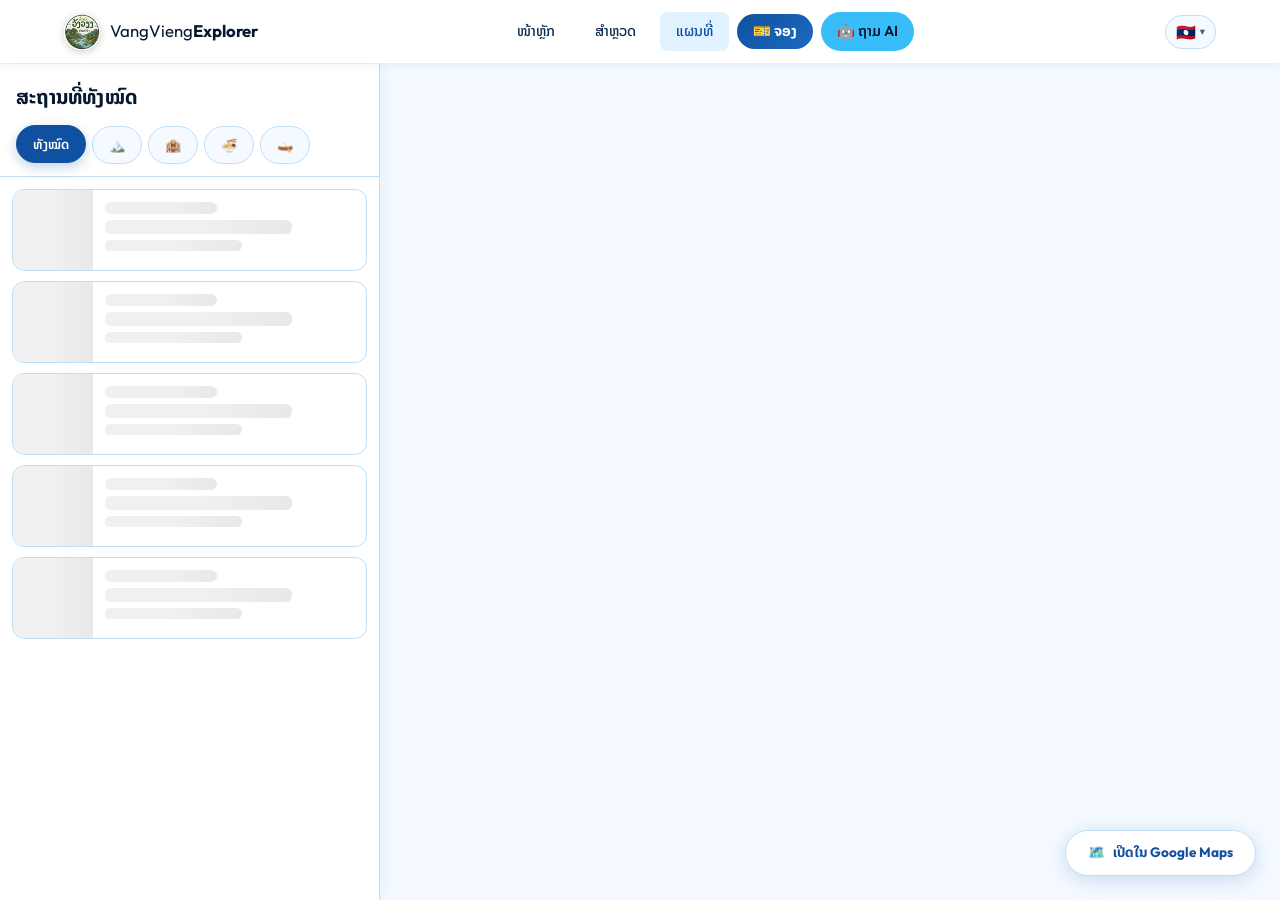
<file: pages/map.html>
<!DOCTYPE html>
<html lang="lo">
<head>
  <meta charset="UTF-8" />
  <title>ແຜນທີ່ວັງວຽງ — VangVieng Explorer</title>
  <meta name="description" content="ແຜນທີ່ສະຖານທີ່ທ່ອງທ່ຽວ, ທີ່ພັກ, ຮ້ານອາຫານ ທັງໝົດໃນວັງວຽງ ລາວ">
  <meta name="robots" content="index, follow">
  <link rel="canonical" href="https://duantest001-rgb.github.io/vangvieng-explorer/pages/map.html">
  <meta property="og:title" content="ແຜນທີ່ວັງວຽງ — VangVieng Explorer">
  <meta property="og:description" content="ແຜນທີ່ສະຖານທີ່ທ່ອງທ່ຽວ, ທີ່ພັກ, ຮ້ານອາຫານ ທັງໝົດໃນວັງວຽງ ລາວ">
  <meta property="og:image" content="https://duantest001-rgb.github.io/vangvieng-explorer/assets/logo.png">
  <meta property="og:url" content="https://duantest001-rgb.github.io/vangvieng-explorer/pages/map.html">
  <meta property="og:type" content="website">
  <meta name="twitter:card" content="summary_large_image">
  <meta name="twitter:title" content="ແຜນທີ່ວັງວຽງ — VangVieng Explorer">
  <meta name="twitter:description" content="ແຜນທີ່ສະຖານທີ່ທ່ອງທ່ຽວ, ທີ່ພັກ, ຮ້ານອາຫານ ທັງໝົດໃນວັງວຽງ ລາວ">
  <meta name="theme-color" content="#1050a0">
  <meta name="apple-mobile-web-app-capable" content="yes">
  <meta name="apple-mobile-web-app-title" content="VVExplorer">
  <link rel="manifest" href="../manifest.json">
  <link rel="apple-touch-icon" href="../assets/logo.png">
  <meta name="viewport" content="width=device-width, initial-scale=1.0" />
  <title>VangVieng Explorer 🌿</title>
  <link rel="stylesheet" href="../css/style.css" />
  <link rel="stylesheet" href="../css/map.css" />
  <link rel="preconnect" href="https://fonts.googleapis.com">
  <link rel="preconnect" href="https://fonts.gstatic.com" crossorigin>
  <link href="https://fonts.googleapis.com/css2?family=Cormorant+Garamond:wght@500;600;700;800&family=Outfit:wght@300;400;500;600;700&family=Noto+Sans+Lao:wght@400;600;700;800&display=swap" rel="stylesheet">
</head>
<body>

  <nav class="navbar scrolled" id="navbar">
    <div class="nav-container">
      <a href="../index.html" class="nav-logo" style="color:var(--dark)">
        <img src="../assets/logo.png" alt="logo" class="nav-logo-img" />
        <span class="logo-text">VangVieng<strong>Explorer</strong></span>
      </a>
      <div class="nav-links" id="navLinks">
        <a href="../index.html" class="nav-link" data-i18n="nav.home">ໜ້າຫຼັກ</a>
        <a href="explore.html" class="nav-link" data-i18n="nav.explore">ສຳຫຼວດ</a>
        <a href="map.html" class="nav-link active" data-i18n="nav.map">ແຜນທີ່</a>
        <a href="booking.html" class="nav-link" style="background:linear-gradient(135deg,#1050a0,#1a6bbf);color:#fff!important;padding:6px 16px;border-radius:99px;font-weight:700;">🎫 ຈອງ</a>
        <a href="ai-chat.html" class="nav-link nav-ai" data-i18n="nav.ai">🤖 ຖາມ AI</a>
      </div>
      <div class="lang-dropdown" id="langDropdown">
        <button class="lang-toggle" id="langToggle" onclick="toggleLangMenu()">
          <span id="langFlag">🇱🇦</span>
          
          <span class="lang-arrow">▾</span>
        </button>
        <div class="lang-menu" id="langMenu">
          <button class="lang-option active" data-lang="lo" onclick="selectLang('lo','🇱🇦','ລາວ')">🇱🇦 ລາວ</button>
          <button class="lang-option" data-lang="en" onclick="selectLang('en','🇬🇧','English')">🇬🇧 English</button>
          <button class="lang-option" data-lang="zh" onclick="selectLang('zh','🇨🇳','中文')">🇨🇳 中文</button>
          <button class="lang-option" data-lang="th" onclick="selectLang('th','🇹🇭','ไทย')">🇹🇭 ไทย</button>
          <button class="lang-option" data-lang="ko" onclick="selectLang('ko','🇰🇷','한국어')">🇰🇷 한국어</button>
        </div>
      </div>
      <button class="hamburger" id="hamburger"><span></span><span></span><span></span></button>
    </div>
  </nav>

  <div class="map-layout">
    <div class="map-sidebar" id="mapSidebar">
      <div class="map-sidebar-header">
        <h2 data-i18n="map.all">ສະຖານທີ່ທັງໝົດ</h2>
        <div class="map-filter-tabs">
          <button class="map-tab active" data-cat="" data-i18n="map.tab.all">ທັງໝົດ</button>
          <button class="map-tab" data-cat="attraction">🏔️</button>
          <button class="map-tab" data-cat="hotel">🏨</button>
          <button class="map-tab" data-cat="restaurant">🍜</button>
          <button class="map-tab" data-cat="activity">🛶</button>
        </div>
      </div>
      <div class="map-place-list" id="mapPlaceList"></div>
    </div>

    <div class="map-container">
      <div class="map-iframe-wrap">
        <iframe id="mainMap" class="main-map"
          src="https://maps.google.com/maps?q=18.9228,102.4441&z=14&output=embed"
          allowfullscreen loading="lazy">
        </iframe>
      </div>
      <div class="map-open-btn">
        <a href="https://maps.google.com/maps?q=Vang+Vieng,Laos" target="_blank" class="open-google-btn">
          🗺️ <span data-i18n="map.open">ເປີດໃນ Google Maps</span>
        </a>
      </div>
    </div>
  </div>

  <script src="../js/supabase.js"></script>
  <script src="../js/map.js"></script>
  <script src="../js/i18n.js"></script>
  <script src="../js/active-trip.js"></script>
</body>
</html>
</file>
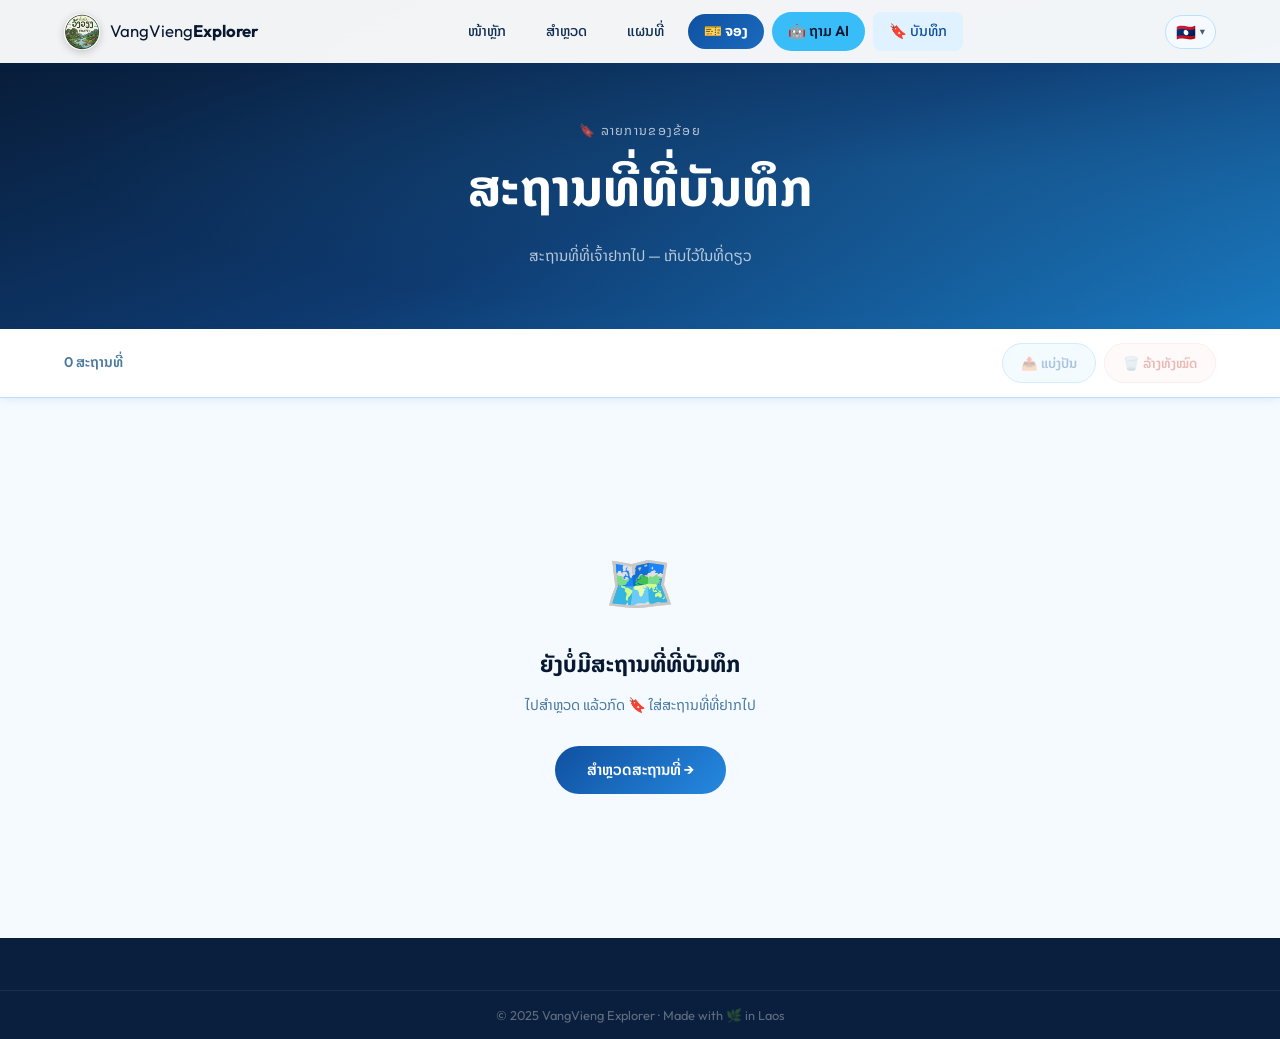
<file: pages/saved.html>
<!DOCTYPE html>
<html lang="lo">
<head>
  <meta charset="UTF-8" />
  <title>ສະຖານທີ່ທີ່ບັນທຶກ — VangVieng Explorer</title>
  <meta name="description" content="ສະຖານທີ່ທ່ຽວວັງວຽງທີ່ເຈົ້າຢາກໄປ — ເກັບໄວ້ໃນທີ່ດຽວ">
  <meta name="robots" content="index, follow">
  <link rel="canonical" href="https://duantest001-rgb.github.io/vangvieng-explorer/pages/saved.html">
  <meta property="og:title" content="ສະຖານທີ່ທີ່ບັນທຶກ — VangVieng Explorer">
  <meta property="og:description" content="ສະຖານທີ່ທ່ຽວວັງວຽງທີ່ເຈົ້າຢາກໄປ — ເກັບໄວ້ໃນທີ່ດຽວ">
  <meta property="og:image" content="https://duantest001-rgb.github.io/vangvieng-explorer/assets/logo.png">
  <meta property="og:url" content="https://duantest001-rgb.github.io/vangvieng-explorer/pages/saved.html">
  <meta property="og:type" content="website">
  <meta name="twitter:card" content="summary_large_image">
  <meta name="twitter:title" content="ສະຖານທີ່ທີ່ບັນທຶກ — VangVieng Explorer">
  <meta name="twitter:description" content="ສະຖານທີ່ທ່ຽວວັງວຽງທີ່ເຈົ້າຢາກໄປ — ເກັບໄວ້ໃນທີ່ດຽວ">
  <meta name="theme-color" content="#1050a0">
  <meta name="apple-mobile-web-app-capable" content="yes">
  <meta name="apple-mobile-web-app-title" content="VVExplorer">
  <link rel="manifest" href="../manifest.json">
  <link rel="apple-touch-icon" href="../assets/logo.png">
  <meta name="viewport" content="width=device-width, initial-scale=1.0" />
  <title>ລາຍການທີ່ບັນທຶກ · VangVieng Explorer</title>
  <link rel="stylesheet" href="../css/style.css" />
  <link rel="stylesheet" href="../css/explore.css" />
  <link rel="preconnect" href="https://fonts.googleapis.com">
  <link rel="preconnect" href="https://fonts.gstatic.com" crossorigin>
  <link href="https://fonts.googleapis.com/css2?family=Cormorant+Garamond:wght@500;600;700;800&family=Outfit:wght@300;400;500;600;700&family=Noto+Sans+Lao:wght@400;600;700;800&display=swap" rel="stylesheet">
  <style>
    .saved-toolbar {
      background: var(--white); border-bottom: 1px solid var(--border);
      padding: 14px 0; position: sticky; top: 64px; z-index: 90;
      box-shadow: var(--shadow-sm);
    }
    .saved-toolbar .container {
      display: flex; align-items: center; justify-content: space-between;
      flex-wrap: wrap; gap: 12px;
    }
    .saved-count { font-size: 0.88rem; font-weight: 600; color: var(--muted); }
    .toolbar-btns { display: flex; gap: 8px; }
    .btn-share {
      padding: 8px 18px; border-radius: var(--radius-xl);
      background: var(--green-100); color: var(--green-700);
      font-size: 0.83rem; font-weight: 600; font-family: var(--font-body);
      border: 1.5px solid var(--green-300); cursor: pointer;
      transition: var(--transition);
    }
    .btn-share:hover { background: var(--green-700); color: var(--white); border-color: var(--green-700); }
    .btn-clear {
      padding: 8px 18px; border-radius: var(--radius-xl);
      background: #fff0f0; color: #c0392b;
      font-size: 0.83rem; font-weight: 600; font-family: var(--font-body);
      border: 1.5px solid #ffc8c8; cursor: pointer; transition: var(--transition);
    }
    .btn-clear:hover { background: #c0392b; color: var(--white); border-color: #c0392b; }
    .btn-share:disabled, .btn-clear:disabled { opacity: 0.35; pointer-events: none; }
    /* Modal */
    .modal-overlay {
      position: fixed; inset: 0; background: rgba(0,0,0,0.45);
      display: none; align-items: center; justify-content: center;
      z-index: 1000; padding: 24px;
    }
    .modal-overlay.open { display: flex; }
    .modal-box {
      background: var(--white); border-radius: var(--radius-lg);
      padding: 36px 32px; max-width: 360px; width: 100%; text-align: center;
    }
    .modal-box .icon { font-size: 2.5rem; margin-bottom: 16px; }
    .modal-box h3 { font-size: 1.1rem; font-weight: 700; color: var(--dark); margin-bottom: 10px; }
    .modal-box p { font-size: 0.88rem; color: var(--muted); line-height: 1.6; margin-bottom: 28px; }
    .modal-btns { display: flex; gap: 12px; }
    .modal-cancel {
      flex: 1; padding: 11px; border-radius: var(--radius-xl);
      background: var(--bg); border: 1.5px solid var(--border);
      color: var(--text); font-size: 0.9rem; font-weight: 600;
      font-family: var(--font-body); cursor: pointer;
    }
    .modal-confirm {
      flex: 1; padding: 11px; border-radius: var(--radius-xl);
      background: #c0392b; border: none; color: var(--white);
      font-size: 0.9rem; font-weight: 600; font-family: var(--font-body); cursor: pointer;
    }
    /* Nav badge */
    .saved-badge {
      display: inline-flex; align-items: center; justify-content: center;
      background: var(--green-700); color: white;
      font-size: 0.65rem; font-weight: 700;
      min-width: 16px; height: 16px; border-radius: 99px;
      padding: 0 4px; margin-left: 2px; vertical-align: middle;
    }
  </style>
</head>
<body>

  <nav class="navbar scrolled" id="navbar">
    <div class="nav-container">
      <a href="../index.html" class="nav-logo" style="color:var(--dark)">
        <img src="../assets/logo.png" alt="logo" class="nav-logo-img" />
        <span class="logo-text">VangVieng<strong>Explorer</strong></span>
      </a>
      <div class="nav-links" id="navLinks">
        <a href="../index.html" class="nav-link" data-i18n="nav.home">ໜ້າຫຼັກ</a>
        <a href="explore.html" class="nav-link" data-i18n="nav.explore">ສຳຫຼວດ</a>
        <a href="map.html" class="nav-link" data-i18n="nav.map">ແຜນທີ່</a>
        <a href="booking.html" class="nav-link" style="background:linear-gradient(135deg,#1050a0,#1a6bbf);color:#fff!important;padding:6px 16px;border-radius:99px;font-weight:700;">🎫 ຈອງ</a>
        <a href="ai-chat.html" class="nav-link nav-ai" data-i18n="nav.ai">🤖 ຖາມ AI</a>
        <a href="saved.html" class="nav-link active">🔖 ບັນທຶກ <span class="saved-badge" style="display:none"></span></a>
      </div>
      <div class="lang-dropdown" id="langDropdown">
        <button class="lang-toggle" id="langToggle" onclick="toggleLangMenu()">
          <span id="langFlag">🇱🇦</span>
          <span class="lang-arrow">▾</span>
        </button>
        <div class="lang-menu" id="langMenu">
          <button class="lang-option active" data-lang="lo" onclick="selectLang('lo','🇱🇦','ລາວ')">🇱🇦 ລາວ</button>
          <button class="lang-option" data-lang="en" onclick="selectLang('en','🇬🇧','English')">🇬🇧 English</button>
          <button class="lang-option" data-lang="zh" onclick="selectLang('zh','🇨🇳','中文')">🇨🇳 中文</button>
          <button class="lang-option" data-lang="th" onclick="selectLang('th','🇹🇭','ไทย')">🇹🇭 ไทย</button>
          <button class="lang-option" data-lang="ko" onclick="selectLang('ko','🇰🇷','한국어')">🇰🇷 한국어</button>
        </div>
      </div>
      <button class="hamburger" id="hamburger"><span></span><span></span><span></span></button>
    </div>
  </nav>

  <!-- HEADER -->
  <div class="page-header">
    <div class="container">
      <p class="page-sub" style="font-size:0.8rem;letter-spacing:0.1em;text-transform:uppercase;margin-bottom:10px;opacity:0.6;">🔖 ລາຍການຂອງຂ້ອຍ</p>
      <h1 class="page-title">ສະຖານທີ່ທີ່ບັນທຶກ</h1>
      <p class="page-sub">ສະຖານທີ່ທີ່ເຈົ້າຢາກໄປ — ເກັບໄວ້ໃນທີ່ດຽວ</p>
    </div>
  </div>

  <!-- TOOLBAR -->
  <div class="saved-toolbar">
    <div class="container">
      <span class="saved-count" id="savedCount">0 ສະຖານທີ່</span>
      <div class="toolbar-btns">
        <button class="btn-share" id="btnShare" onclick="shareList()" disabled>📤 ແບ່ງປັນ</button>
        <button class="btn-clear" id="btnClear" onclick="confirmClear()" disabled>🗑️ ລ້າງທັງໝົດ</button>
      </div>
    </div>
  </div>

  <!-- GRID -->
  <section class="section explore-section">
    <div class="container">
      <div class="places-grid" id="savedGrid"></div>
    </div>
  </section>

  <!-- CONFIRM MODAL -->
  <div class="modal-overlay" id="modalOverlay" onclick="closeModal()">
    <div class="modal-box" onclick="event.stopPropagation()">
      <div class="icon">🗑️</div>
      <h3>ລ້າງລາຍການທັງໝົດ?</h3>
      <p>ສະຖານທີ່ທີ່ບັນທຶກທັງໝົດຈະຖືກລົບ ບໍ່ສາມາດກູ້ຄືນໄດ້</p>
      <div class="modal-btns">
        <button class="modal-cancel" onclick="closeModal()">ຍົກເລີກ</button>
        <button class="modal-confirm" onclick="clearAll()">ລ້າງທັງໝົດ</button>
      </div>
    </div>
  </div>

  <footer class="footer">
    <div class="footer-bottom">
      <p data-i18n="footer.copy">© 2025 VangVieng Explorer · Made with 🌿 in Laos</p>
    </div>
  </footer>

  <script src="../js/saved.js"></script>
  <script src="../js/i18n.js"></script>
  <script>
    document.addEventListener("DOMContentLoaded", () => {
      renderSavedPage();
      updateNavBadge();
      // navbar hamburger
      const hamburger = document.getElementById("hamburger");
      const navLinks  = document.getElementById("navLinks");
      if (hamburger && navLinks) {
        hamburger.addEventListener("click", () => navLinks.classList.toggle("open"));
      }
    });
  </script>
  <script src="../js/active-trip.js"></script>
</body>
</html>
</file>
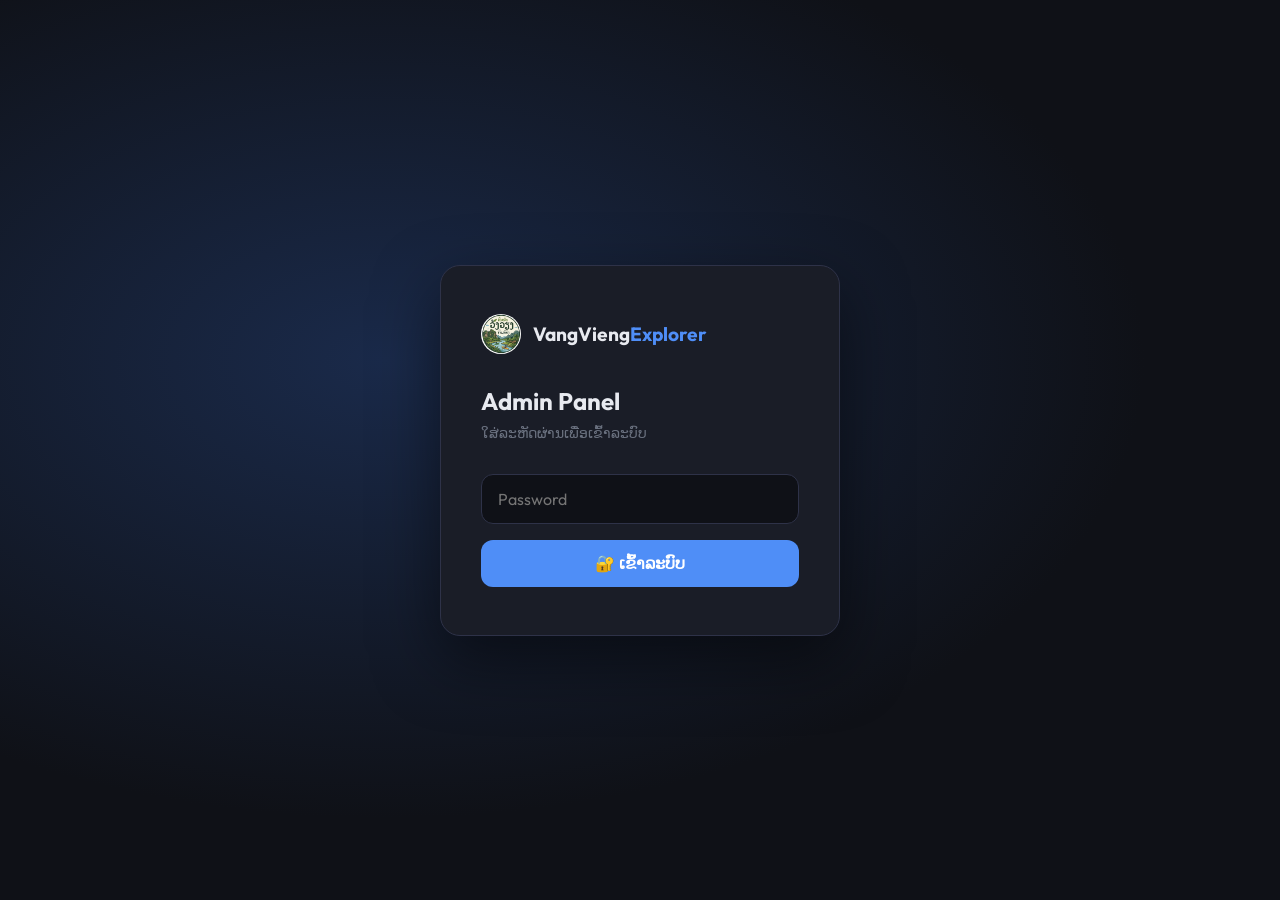
<file: vangvieng-explorer/pages/admin.html>
<!DOCTYPE html>
<html lang="lo">
<head>
  <meta charset="UTF-8"/>
  <meta name="viewport" content="width=device-width, initial-scale=1.0"/>
  <title>Admin — VangVieng Explorer</title>
  <link rel="preconnect" href="https://fonts.googleapis.com">
  <link href="https://fonts.googleapis.com/css2?family=Outfit:wght@300;400;500;600;700&family=Noto+Sans+Lao:wght@400;600;700&display=swap" rel="stylesheet">
  <style>
    :root {
      --bg: #0f1117;
      --surface: #1a1d27;
      --surface2: #222536;
      --border: #2e3248;
      --accent: #4f8ef7;
      --accent2: #38d9a9;
      --danger: #ff6b6b;
      --warn: #ffd43b;
      --text: #e8eaf0;
      --muted: #6b7280;
      --radius: 12px;
    }
    * { margin:0; padding:0; box-sizing:border-box; }
    body { font-family:'Outfit',sans-serif; background:var(--bg); color:var(--text); min-height:100vh; }

    /* ── LOGIN ── */
    #loginScreen {
      display:flex; align-items:center; justify-content:center;
      min-height:100vh;
      background: radial-gradient(ellipse at 30% 40%, #1a2a4a 0%, #0f1117 60%);
    }
    .login-box {
      background:var(--surface); border:1px solid var(--border);
      border-radius:20px; padding:48px 40px; width:100%; max-width:400px;
      box-shadow: 0 24px 64px rgba(0,0,0,0.5);
    }
    .login-logo { display:flex; align-items:center; gap:12px; margin-bottom:32px; }
    .login-logo img { width:40px; height:40px; border-radius:50%; }
    .login-logo span { font-size:1.2rem; font-weight:700; }
    .login-logo strong { color:var(--accent); }
    .login-title { font-size:1.5rem; font-weight:700; margin-bottom:8px; }
    .login-sub { color:var(--muted); font-size:0.9rem; margin-bottom:32px; }
    .login-input {
      width:100%; padding:14px 16px; background:var(--bg);
      border:1.5px solid var(--border); border-radius:var(--radius);
      color:var(--text); font-size:1rem; font-family:inherit;
      margin-bottom:16px; transition:border-color 0.2s;
    }
    .login-input:focus { outline:none; border-color:var(--accent); }
    .login-btn {
      width:100%; padding:14px; background:var(--accent);
      border:none; border-radius:var(--radius); color:#fff;
      font-size:1rem; font-weight:600; cursor:pointer;
      transition:opacity 0.2s;
    }
    .login-btn:hover { opacity:0.85; }
    .login-error { color:var(--danger); font-size:0.85rem; margin-top:8px; display:none; }

    /* ── ADMIN LAYOUT ── */
    #adminApp { display:none; }
    .admin-header {
      background:var(--surface); border-bottom:1px solid var(--border);
      padding:16px 24px; display:flex; align-items:center; justify-content:space-between;
      position:sticky; top:0; z-index:100;
    }
    .admin-header-left { display:flex; align-items:center; gap:12px; }
    .admin-header-left img { width:32px; height:32px; border-radius:50%; }
    .admin-header-left h1 { font-size:1.1rem; font-weight:700; }
    .admin-header-left span { color:var(--muted); font-size:0.8rem; }
    .tab-btns { display:flex; gap:6px; }
    .tab-btn {
      padding:8px 18px; border-radius:8px;
      background:transparent; border:1px solid var(--border);
      color:var(--muted); font-family:inherit;
      font-size:0.88rem; font-weight:600; cursor:pointer;
      transition:all 0.2s;
    }
    .tab-btn.active { background:var(--accent); color:#fff; border-color:var(--accent); }
    .tab-btn:hover:not(.active) { border-color:var(--accent); color:var(--accent); }
    .tab-section { display:none; }
    .tab-section.active { display:block; }
    .approve-btn { background:var(--accent2); color:#111; }
    .approve-btn:hover { opacity:0.85; }

    .header-actions { display:flex; gap:10px; align-items:center; }
    .btn { padding:8px 18px; border-radius:8px; border:none; font-family:inherit; font-size:0.9rem; font-weight:600; cursor:pointer; transition:all 0.2s; }
    .btn-primary { background:var(--accent); color:#fff; }
    .btn-primary:hover { opacity:0.85; }
    .btn-danger { background:var(--danger); color:#fff; }
    .btn-danger:hover { opacity:0.85; }
    .btn-ghost { background:transparent; color:var(--muted); border:1px solid var(--border); }
    .btn-ghost:hover { color:var(--text); border-color:var(--text); }
    .btn-sm { padding:5px 12px; font-size:0.8rem; }
    .btn-success { background:var(--accent2); color:#111; }

    /* ── STATS BAR ── */
    .stats-row {
      display:grid; grid-template-columns:repeat(4,1fr); gap:16px;
      padding:24px; max-width:1400px; margin:0 auto;
    }
    .stat-card {
      background:var(--surface); border:1px solid var(--border);
      border-radius:var(--radius); padding:20px;
    }
    .stat-card .num { font-size:2rem; font-weight:700; }
    .stat-card .lbl { color:var(--muted); font-size:0.85rem; margin-top:4px; }
    .stat-card.blue .num { color:var(--accent); }
    .stat-card.green .num { color:var(--accent2); }
    .stat-card.yellow .num { color:var(--warn); }
    .stat-card.red .num { color:var(--danger); }

    /* ── TOOLBAR ── */
    .toolbar {
      padding:0 24px 16px; max-width:1400px; margin:0 auto;
      display:flex; gap:12px; align-items:center; flex-wrap:wrap;
    }
    .search-input {
      flex:1; min-width:200px; padding:10px 16px;
      background:var(--surface); border:1.5px solid var(--border);
      border-radius:8px; color:var(--text); font-family:inherit; font-size:0.9rem;
    }
    .search-input:focus { outline:none; border-color:var(--accent); }
    .filter-select {
      padding:10px 14px; background:var(--surface); border:1.5px solid var(--border);
      border-radius:8px; color:var(--text); font-family:inherit; font-size:0.9rem; cursor:pointer;
    }
    .filter-select:focus { outline:none; }

    /* ── TABLE ── */
    .table-wrap { padding:0 24px 40px; max-width:1400px; margin:0 auto; overflow-x:auto; }
    table { width:100%; border-collapse:collapse; }
    thead tr { border-bottom:1px solid var(--border); }
    th { padding:12px 14px; text-align:left; font-size:0.8rem; font-weight:600; color:var(--muted); text-transform:uppercase; letter-spacing:0.05em; white-space:nowrap; }
    td { padding:12px 14px; border-bottom:1px solid rgba(255,255,255,0.04); font-size:0.9rem; vertical-align:middle; }
    tr:hover td { background:rgba(255,255,255,0.02); }
    .place-img { width:48px; height:36px; border-radius:6px; object-fit:cover; }
    .emoji-thumb { width:48px; height:36px; border-radius:6px; display:flex; align-items:center; justify-content:center; font-size:1.4rem; }
    .cat-badge { padding:3px 10px; border-radius:20px; font-size:0.75rem; font-weight:600; }
    .cat-attraction { background:rgba(79,142,247,0.15); color:#7ab3ff; }
    .cat-hotel { background:rgba(255,212,59,0.15); color:#ffd43b; }
    .cat-restaurant { background:rgba(255,107,107,0.15); color:#ff9a9a; }
    .cat-activity { background:rgba(56,217,169,0.15); color:#38d9a9; }
    .eco-tag { padding:2px 8px; background:rgba(56,217,169,0.1); color:var(--accent2); border-radius:20px; font-size:0.72rem; }
    .rating-val { font-weight:700; color:var(--warn); }
    .action-row { display:flex; gap:6px; }
    .no-img { color:var(--muted); font-size:0.75rem; font-style:italic; }

    /* ── MODAL ── */
    .modal-overlay {
      position:fixed; inset:0; background:rgba(0,0,0,0.7);
      display:none; align-items:center; justify-content:center;
      z-index:1000; padding:20px;
    }
    .modal-overlay.open { display:flex; }
    .modal {
      background:var(--surface); border:1px solid var(--border);
      border-radius:20px; width:100%; max-width:640px;
      max-height:90vh; overflow-y:auto; padding:32px;
    }
    .modal-title { font-size:1.3rem; font-weight:700; margin-bottom:24px; display:flex; justify-content:space-between; align-items:center; }
    .close-btn { background:none; border:none; color:var(--muted); font-size:1.4rem; cursor:pointer; }
    .close-btn:hover { color:var(--text); }
    .form-grid { display:grid; grid-template-columns:1fr 1fr; gap:16px; }
    .form-full { grid-column:1/-1; }
    .form-group label { display:block; font-size:0.82rem; color:var(--muted); font-weight:600; margin-bottom:6px; text-transform:uppercase; letter-spacing:0.05em; }
    .form-input, .form-select, .form-textarea {
      width:100%; padding:11px 14px;
      background:var(--bg); border:1.5px solid var(--border);
      border-radius:8px; color:var(--text); font-family:inherit; font-size:0.9rem;
      transition:border-color 0.2s;
    }
    .form-input:focus, .form-select:focus, .form-textarea:focus { outline:none; border-color:var(--accent); }
    .form-textarea { resize:vertical; min-height:80px; }
    .form-actions { display:flex; gap:10px; justify-content:flex-end; margin-top:24px; }
    .img-preview { width:100%; height:120px; border-radius:8px; object-fit:cover; margin-top:8px; display:none; }

    /* ── DELETE CONFIRM ── */
    .confirm-modal { max-width:400px; text-align:center; }
    .confirm-modal .icon { font-size:3rem; margin-bottom:16px; }
    .confirm-modal p { color:var(--muted); margin-bottom:24px; line-height:1.6; }

    /* ── LOADING / EMPTY ── */
    .loading-row td { text-align:center; padding:40px; color:var(--muted); }
    .empty-state { text-align:center; padding:60px 20px; color:var(--muted); }
    .empty-state .icon { font-size:3rem; margin-bottom:12px; }

    /* ── TOAST ── */
    .toast {
      position:fixed; bottom:24px; right:24px;
      padding:12px 20px; border-radius:10px;
      font-weight:600; font-size:0.9rem;
      transform:translateY(80px); opacity:0;
      transition:all 0.3s; z-index:9999;
    }
    .toast.show { transform:translateY(0); opacity:1; }
    .toast.success { background:var(--accent2); color:#111; }
    .toast.error { background:var(--danger); color:#fff; }

    @media(max-width:768px) {
      .stats-row { grid-template-columns:repeat(2,1fr); }
      .form-grid { grid-template-columns:1fr; }
    }
  </style>
</head>
<body>

<!-- ── LOGIN SCREEN ── -->
<div id="loginScreen">
  <div class="login-box">
    <div class="login-logo">
      <img src="../assets/logo.png" alt="logo"/>
      <span>VangVieng<strong>Explorer</strong></span>
    </div>
    <h2 class="login-title">Admin Panel</h2>
    <p class="login-sub">ໃສ່ລະຫັດຜ່ານເພື່ອເຂົ້າລະບົບ</p>
    <input type="password" id="pwInput" class="login-input" placeholder="Password" onkeydown="if(event.key==='Enter')doLogin()"/>
    <button class="login-btn" onclick="doLogin()">🔐 ເຂົ້າລະບົບ</button>
    <p class="login-error" id="loginErr">❌ ລະຫັດຜ່ານຜິດ</p>
  </div>
</div>

<!-- ── ADMIN APP ── -->
<div id="adminApp">

  <header class="admin-header">
    <div class="admin-header-left">
      <img src="../assets/logo.png" alt="logo"/>
      <div>
        <h1>Admin Panel</h1>
        <span>VangVieng Explorer</span>
      </div>
    </div>
    <div class="header-actions">
      <div class="tab-btns">
        <button class="tab-btn active" id="tabPlaces" onclick="switchTab('places')">🏔️ ສະຖານທີ່</button>
        <button class="tab-btn" id="tabReviews" onclick="switchTab('reviews')">⭐ Reviews <span id="reviewBadge" style="display:none;background:#ff6b6b;color:#fff;border-radius:99px;padding:1px 7px;font-size:0.75rem;margin-left:4px;"></span></button>
      </div>
      <button class="btn btn-primary" id="btnAddPlace" onclick="openAddModal()">＋ ເພີ່ມສະຖານທີ່</button>
      <button class="btn btn-ghost" onclick="doLogout()">ອອກ</button>
    </div>
  </header>

  <!-- TAB: PLACES -->
  <div class="tab-section active" id="sectionPlaces">
  <div class="stats-row" id="statsRow">
    <div class="stat-card blue"><div class="num" id="statTotal">-</div><div class="lbl">ທັງໝົດ</div></div>
    <div class="stat-card green"><div class="num" id="statEco">-</div><div class="lbl">🌱 Eco</div></div>
    <div class="stat-card yellow"><div class="num" id="statImg">-</div><div class="lbl">ມີຮູບ</div></div>
    <div class="stat-card red"><div class="num" id="statNoImg">-</div><div class="lbl">ບໍ່ມີຮູບ</div></div>
  </div>

  <!-- TOOLBAR -->
  <div class="toolbar">
    <input type="text" class="search-input" id="adminSearch" placeholder="🔍 ຄົ້ນຫາ..." oninput="filterTable()"/>
    <select class="filter-select" id="catFilter" onchange="filterTable()">
      <option value="">ທຸກປະເພດ</option>
      <option value="attraction">🏔️ ສະຖານທີ່</option>
      <option value="hotel">🏨 ທີ່ພັກ</option>
      <option value="restaurant">🍜 ຮ້ານອາຫານ</option>
      <option value="activity">🛶 ກິດຈະກຳ</option>
    </select>
    <select class="filter-select" id="imgFilter" onchange="filterTable()">
      <option value="">ທຸກສະຖານະ</option>
      <option value="has">✅ ມີຮູບ</option>
      <option value="no">❌ ບໍ່ມີຮູບ</option>
    </select>
    <span id="rowCount" style="color:var(--muted); font-size:0.85rem; margin-left:auto;"></span>
  </div>

  <!-- TABLE -->
  <div class="table-wrap">
    <table id="placesTable">
      <thead>
        <tr>
          <th>ຮູບ</th>
          <th>ຊື່</th>
          <th>ປະເພດ</th>
          <th>Rating</th>
          <th>ລາຄາ</th>
          <th>Eco</th>
          <th>ຮູບ URL</th>
          <th>ຈັດການ</th>
        </tr>
      </thead>
      <tbody id="placesBody">
        <tr class="loading-row"><td colspan="8">⏳ ກຳລັງໂຫລດ...</td></tr>
      </tbody>
    </table>
  </div>
  </div><!-- end sectionPlaces -->

  <!-- TAB: REVIEWS -->
  <div class="tab-section" id="sectionReviews">
    <div style="padding:24px; max-width:1400px; margin:0 auto;">
      <div style="display:flex; align-items:center; justify-content:space-between; margin-bottom:16px;">
        <span id="reviewCount" style="font-size:0.85rem; color:var(--muted);"></span>
      </div>
      <div style="overflow-x:auto;">
        <table style="width:100%; border-collapse:collapse;">
          <thead>
            <tr style="border-bottom:1px solid var(--border);">
              <th style="padding:12px 14px; text-align:left; font-size:0.8rem; color:var(--muted); text-transform:uppercase;">ສະຖານທີ່</th>
              <th style="padding:12px 14px; text-align:left; font-size:0.8rem; color:var(--muted); text-transform:uppercase;">ດາວ</th>
              <th style="padding:12px 14px; text-align:left; font-size:0.8rem; color:var(--muted); text-transform:uppercase;">ວັນທີ</th>
              <th style="padding:12px 14px; text-align:left; font-size:0.8rem; color:var(--muted); text-transform:uppercase;">ສະຖານະ</th>
              <th style="padding:12px 14px; text-align:left; font-size:0.8rem; color:var(--muted); text-transform:uppercase;">ຈັດການ</th>
            </tr>
          </thead>
          <tbody id="reviewsBody">
            <tr><td colspan="5" style="text-align:center; padding:40px; color:var(--muted);">⏳ ກຳລັງໂຫລດ...</td></tr>
          </tbody>
        </table>
      </div>
    </div>
  </div><!-- end sectionReviews -->

<!-- ── ADD/EDIT MODAL ── -->
<div class="modal-overlay" id="placeModal">
  <div class="modal">
    <div class="modal-title">
      <span id="modalTitle">ເພີ່ມສະຖານທີ່ໃໝ່</span>
      <button class="close-btn" onclick="closeModal()">✕</button>
    </div>
    <div class="form-grid">
      <div class="form-group">
        <label>ຊື່ (ລາວ)</label>
        <input type="text" class="form-input" id="f_name" placeholder="ເຊັ່ນ: ຖ້ຳທາມຈາງ"/>
      </div>
      <div class="form-group">
        <label>ຊື່ (ອັງກິດ)</label>
        <input type="text" class="form-input" id="f_name_en" placeholder="e.g. Tham Chang Cave"/>
      </div>
      <div class="form-group">
        <label>ປະເພດ</label>
        <select class="form-select" id="f_category">
          <option value="attraction">🏔️ ສະຖານທີ່</option>
          <option value="hotel">🏨 ທີ່ພັກ</option>
          <option value="restaurant">🍜 ຮ້ານອາຫານ</option>
          <option value="activity">🛶 ກິດຈະກຳ</option>
        </select>
      </div>
      <div class="form-group">
        <label>ລາຄາ</label>
        <select class="form-select" id="f_price">
          <option value="$">$ (ຖືກ)</option>
          <option value="$$">$$ (ກາງ)</option>
          <option value="$$$">$$$ (ແພງ)</option>
          <option value="$$$$">$$$$ (ແພງຫຼາຍ)</option>
        </select>
      </div>
      <div class="form-group form-full">
        <label>ລາຍລະອຽດ</label>
        <textarea class="form-textarea" id="f_desc" placeholder="ອະທິບາຍສະຖານທີ່..."></textarea>
      </div>
      <div class="form-group form-full">
        <label>ທີ່ຢູ່</label>
        <input type="text" class="form-input" id="f_address" placeholder="ເຊັ່ນ: 3km ຈາກຕົວເມືອງ"/>
      </div>
      <div class="form-group">
        <label>⏰ ເວລາເປີດ-ປິດ</label>
        <input type="text" class="form-input" id="f_hours" placeholder="ເຊັ່ນ: 08:00 – 17:00"/>
      </div>
      <div class="form-group">
        <label>🏷️ Tags (ຄັ່ນດ້ວຍ ,)</label>
        <input type="text" class="form-input" id="f_tags" placeholder="ເຊັ່ນ: ນ້ຳ, ຖ້ຳ, ທຳມະຊາດ"/>
      </div>
      <div class="form-group">
        <label>Latitude</label>
        <input type="number" class="form-input" id="f_lat" placeholder="18.92" step="0.0001"/>
      </div>
      <div class="form-group">
        <label>Longitude</label>
        <input type="number" class="form-input" id="f_lng" placeholder="102.44" step="0.0001"/>
      </div>
      <div class="form-group">
        <label>Emoji</label>
        <input type="text" class="form-input" id="f_emoji" placeholder="🏔️"/>
      </div>
      <div class="form-group">
        <label>Rating (1-5)</label>
        <input type="number" class="form-input" id="f_rating" min="1" max="5" step="0.1" placeholder="4.5"/>
      </div>
      <div class="form-group form-full">
        <label>ຮູບ URL (Cloudinary)</label>
        <input type="text" class="form-input" id="f_img_url" placeholder="https://res.cloudinary.com/..." oninput="previewImg()"/>
        <img id="imgPreview" class="img-preview" alt="preview"/>
      </div>
      <div class="form-group">
        <label>ສີ Background</label>
        <input type="color" class="form-input" id="f_bg" value="#d4eddf" style="height:44px; padding:4px;"/>
      </div>
      <div class="form-group" style="display:flex; align-items:center; gap:10px; padding-top:20px;">
        <input type="checkbox" id="f_eco" style="width:18px; height:18px; cursor:pointer;"/>
        <label for="f_eco" style="text-transform:none; font-size:0.95rem; cursor:pointer;">🌱 Eco Friendly</label>
      </div>
    </div>
    <div class="form-actions">
      <button class="btn btn-ghost" onclick="closeModal()">ຍົກເລີກ</button>
      <button class="btn btn-primary" onclick="savePlace()" id="saveBtn">💾 ບັນທຶກ</button>
    </div>
  </div>
</div>

<!-- ── DELETE CONFIRM ── -->
<div class="modal-overlay" id="deleteModal">
  <div class="modal confirm-modal">
    <div class="icon">🗑️</div>
    <h3 style="margin-bottom:8px;">ລຶບສະຖານທີ່ນີ້?</h3>
    <p id="deleteMsg">ການກະທຳນີ້ບໍ່ສາມາດຍ້ອນຄືນໄດ້</p>
    <div class="form-actions" style="justify-content:center;">
      <button class="btn btn-ghost" onclick="closeDeleteModal()">ຍົກເລີກ</button>
      <button class="btn btn-danger" onclick="confirmDelete()">🗑️ ລຶບເລີຍ</button>
    </div>
  </div>
</div>

<!-- ── TOAST ── -->
<div class="toast" id="toast"></div>

<script>
// ── CONFIG ──
const SUPABASE_URL = 'https://axqgotrbnglssxhwkfjc.supabase.co';
const SUPABASE_KEY = 'sb_publishable_Jx8kMe3QiaBZ3rE9T7OHtA_hxrbgW5b';
// SHA-256 hash — ບໍ່ເກັບ password plain text ໃນ code
// ປ່ຽນ hash ໃໝ່: https://emn178.github.io/online-tools/sha256.html
const ADMIN_HASH = '5684c312d4d964fb9ec8a485f4e99b1b82f084abe2ea27857b94a4d60da7b601';

// ── STATE ──
let allPlaces = [];
let editingId = null;
let deletingId = null;

// ── LOGIN ──
async function doLogin() {
  const pw = document.getElementById('pwInput').value;
  if (!pw) return;
  // hash ທີ່ user ພິມ ແລ້ວ compare
  const buf  = await crypto.subtle.digest('SHA-256', new TextEncoder().encode(pw));
  const hash = Array.from(new Uint8Array(buf)).map(b => b.toString(16).padStart(2,'0')).join('');
  if (hash === ADMIN_HASH) {
    document.getElementById('loginScreen').style.display = 'none';
    document.getElementById('adminApp').style.display = 'block';
    sessionStorage.setItem('adminAuth', '1');
    loadPlaces();
  } else {
    document.getElementById('loginErr').style.display = 'block';
    document.getElementById('pwInput').value = '';
  }
}
function doLogout() {
  sessionStorage.removeItem('adminAuth');
  location.reload();
}
// Auto-login if session active
if (sessionStorage.getItem('adminAuth') === '1') {
  document.getElementById('loginScreen').style.display = 'none';
  document.getElementById('adminApp').style.display = 'block';
}

// ── API HELPERS ──
async function apiGet() {
  const r = await fetch(`${SUPABASE_URL}/rest/v1/places?select=*&order=id`, {
    headers: { 'apikey': SUPABASE_KEY, 'Authorization': `Bearer ${SUPABASE_KEY}` }
  });
  return r.json();
}
async function apiInsert(data) {
  const r = await fetch(`${SUPABASE_URL}/rest/v1/places`, {
    method: 'POST',
    headers: { 'apikey': SUPABASE_KEY, 'Authorization': `Bearer ${SUPABASE_KEY}`, 'Content-Type': 'application/json', 'Prefer': 'return=minimal' },
    body: JSON.stringify(data)
  });
  return r.ok;
}
async function apiUpdate(id, data) {
  const r = await fetch(`${SUPABASE_URL}/rest/v1/places?id=eq.${id}`, {
    method: 'PATCH',
    headers: { 'apikey': SUPABASE_KEY, 'Authorization': `Bearer ${SUPABASE_KEY}`, 'Content-Type': 'application/json' },
    body: JSON.stringify(data)
  });
  return r.ok;
}
async function apiDelete(id) {
  const r = await fetch(`${SUPABASE_URL}/rest/v1/places?id=eq.${id}`, {
    method: 'DELETE',
    headers: { 'apikey': SUPABASE_KEY, 'Authorization': `Bearer ${SUPABASE_KEY}` }
  });
  return r.ok;
}

// ── LOAD & RENDER ──
async function loadPlaces() {
  document.getElementById('placesBody').innerHTML = '<tr class="loading-row"><td colspan="8">⏳ ກຳລັງໂຫລດ...</td></tr>';
  allPlaces = await apiGet();
  renderStats();
  renderTable(allPlaces);
}

function renderStats() {
  document.getElementById('statTotal').textContent = allPlaces.length;
  document.getElementById('statEco').textContent = allPlaces.filter(p => p.is_eco).length;
  const withImg = allPlaces.filter(p => p.image_url).length;
  document.getElementById('statImg').textContent = withImg;
  document.getElementById('statNoImg').textContent = allPlaces.length - withImg;
}

const CAT_LABELS = { attraction:'ສະຖານທີ່', hotel:'ທີ່ພັກ', restaurant:'ຮ້ານອາຫານ', activity:'ກິດຈະກຳ' };
const CAT_CLASS  = { attraction:'cat-attraction', hotel:'cat-hotel', restaurant:'cat-restaurant', activity:'cat-activity' };

function renderTable(places) {
  const body = document.getElementById('placesBody');
  document.getElementById('rowCount').textContent = `${places.length} ລາຍການ`;
  if (!places.length) {
    body.innerHTML = '<tr><td colspan="8"><div class="empty-state"><div class="icon">🔍</div>ບໍ່ພົບຂໍ້ມູນ</div></td></tr>';
    return;
  }
  body.innerHTML = places.map(p => `
    <tr>
      <td>
        ${p.image_url
          ? `<img class="place-img" src="${p.image_url}" onerror="this.style.display='none'" alt=""/>`
          : `<div class="emoji-thumb" style="background:${p.image_bg||'#e0f2ff'}">${p.image_emoji||'📍'}</div>`}
      </td>
      <td>
        <div style="font-weight:600">${p.name}</div>
        <div style="color:var(--muted); font-size:0.78rem">${p.name_en||''}</div>
      </td>
      <td><span class="cat-badge ${CAT_CLASS[p.category]||''}">${CAT_LABELS[p.category]||p.category}</span></td>
      <td><span class="rating-val">⭐ ${p.rating||'-'}</span></td>
      <td>${p.price_range||'-'}</td>
      <td>${p.is_eco ? '<span class="eco-tag">🌱 Eco</span>' : '<span style="color:var(--muted)">-</span>'}</td>
      <td style="max-width:160px; overflow:hidden; text-overflow:ellipsis; white-space:nowrap;">
        ${p.image_url
          ? `<span style="color:var(--accent2); font-size:0.78rem">✅ ມີຮູບ</span>`
          : `<span class="no-img">❌ ບໍ່ມີຮູບ</span>`}
      </td>
      <td>
        <div class="action-row">
          <button class="btn btn-sm btn-ghost" onclick="openEditModal(${p.id})">✏️</button>
          <button class="btn btn-sm btn-danger" onclick="openDeleteModal(${p.id}, '${p.name.replace(/'/g,"\\'")}')">🗑️</button>
        </div>
      </td>
    </tr>
  `).join('');
}

function filterTable() {
  const q = document.getElementById('adminSearch').value.toLowerCase();
  const cat = document.getElementById('catFilter').value;
  const img = document.getElementById('imgFilter').value;
  const filtered = allPlaces.filter(p => {
    const matchQ = !q || p.name?.toLowerCase().includes(q) || p.name_en?.toLowerCase().includes(q);
    const matchCat = !cat || p.category === cat;
    const matchImg = !img || (img === 'has' ? !!p.image_url : !p.image_url);
    return matchQ && matchCat && matchImg;
  });
  renderTable(filtered);
}

// ── ADD/EDIT MODAL ──
function openAddModal() {
  editingId = null;
  document.getElementById('modalTitle').textContent = '➕ ເພີ່ມສະຖານທີ່ໃໝ່';
  clearForm();
  document.getElementById('placeModal').classList.add('open');
}
function openEditModal(id) {
  const p = allPlaces.find(x => x.id === id);
  if (!p) return;
  editingId = id;
  document.getElementById('modalTitle').textContent = '✏️ ແກ້ໄຂ: ' + p.name;
  document.getElementById('f_name').value = p.name || '';
  document.getElementById('f_name_en').value = p.name_en || '';
  document.getElementById('f_category').value = p.category || 'attraction';
  document.getElementById('f_price').value = p.price_range || '$';
  document.getElementById('f_desc').value = p.description || '';
  document.getElementById('f_address').value = p.address || '';
  document.getElementById('f_lat').value = p.lat || '';
  document.getElementById('f_lng').value = p.lng || '';
  document.getElementById('f_emoji').value = p.image_emoji || '';
  document.getElementById('f_rating').value = p.rating || '';
  document.getElementById('f_img_url').value = p.image_url || '';
  document.getElementById('f_bg').value = p.image_bg || '#d4eddf';
  document.getElementById('f_eco').checked = !!p.is_eco;
  document.getElementById('f_hours').value = p.opening_hours || '';
  document.getElementById('f_tags').value  = p.tags || '';
  previewImg();
  document.getElementById('placeModal').classList.add('open');
}
function closeModal() { document.getElementById('placeModal').classList.remove('open'); }

function clearForm() {
  ['f_name','f_name_en','f_desc','f_address','f_lat','f_lng','f_emoji','f_rating','f_img_url','f_hours','f_tags'].forEach(id => document.getElementById(id).value = '');
  document.getElementById('f_category').value = 'attraction';
  document.getElementById('f_price').value = '$';
  document.getElementById('f_bg').value = '#d4eddf';
  document.getElementById('f_eco').checked = false;
  document.getElementById('imgPreview').style.display = 'none';
}

function previewImg() {
  const url = document.getElementById('f_img_url').value.trim();
  const img = document.getElementById('imgPreview');
  if (url) { img.src = url; img.style.display = 'block'; }
  else { img.style.display = 'none'; }
}

async function savePlace() {
  const btn = document.getElementById('saveBtn');
  btn.textContent = '⏳ ບັນທຶກ...'; btn.disabled = true;
  const data = {
    name: document.getElementById('f_name').value.trim(),
    name_en: document.getElementById('f_name_en').value.trim(),
    category: document.getElementById('f_category').value,
    price_range: document.getElementById('f_price').value,
    description: document.getElementById('f_desc').value.trim(),
    address: document.getElementById('f_address').value.trim(),
    lat: parseFloat(document.getElementById('f_lat').value) || null,
    lng: parseFloat(document.getElementById('f_lng').value) || null,
    image_emoji: document.getElementById('f_emoji').value.trim(),
    rating: parseFloat(document.getElementById('f_rating').value) || null,
    image_url: document.getElementById('f_img_url').value.trim() || null,
    image_bg: document.getElementById('f_bg').value,
    is_eco: document.getElementById('f_eco').checked,
    opening_hours: document.getElementById('f_hours').value.trim() || null,
    tags: document.getElementById('f_tags').value.trim() || null,
  };
  if (!data.name) { showToast('ໃສ່ຊື່ສະຖານທີ່ກ່ອນ!', 'error'); btn.textContent = '💾 ບັນທຶກ'; btn.disabled = false; return; }
  const ok = editingId ? await apiUpdate(editingId, data) : await apiInsert(data);
  btn.textContent = '💾 ບັນທຶກ'; btn.disabled = false;
  if (ok) {
    showToast(editingId ? '✅ ແກ້ໄຂສຳເລັດ!' : '✅ ເພີ່ມສຳເລັດ!', 'success');
    closeModal(); loadPlaces();
  } else { showToast('❌ ເກີດຂໍ້ຜິດພາດ', 'error'); }
}

// ── DELETE ──
function openDeleteModal(id, name) {
  deletingId = id;
  document.getElementById('deleteMsg').textContent = `ລຶບ "${name}" ອອກຈາກຖານຂໍ້ມູນ?`;
  document.getElementById('deleteModal').classList.add('open');
}
function closeDeleteModal() { document.getElementById('deleteModal').classList.remove('open'); }
async function confirmDelete() {
  if (!deletingId) return;
  const ok = await apiDelete(deletingId);
  closeDeleteModal();
  if (ok) { showToast('🗑️ ລຶບສຳເລັດ!', 'success'); loadPlaces(); }
  else { showToast('❌ ລຶບຜິດພາດ', 'error'); }
}

// ── TOAST ──
function showToast(msg, type='success') {
  const t = document.getElementById('toast');
  t.textContent = msg; t.className = `toast ${type} show`;
  setTimeout(() => t.classList.remove('show'), 3000);
}

// ── TAB SWITCHING ──
function switchTab(tab) {
  document.getElementById('sectionPlaces').classList.toggle('active', tab === 'places');
  document.getElementById('sectionReviews').classList.toggle('active', tab === 'reviews');
  document.getElementById('tabPlaces').classList.toggle('active', tab === 'places');
  document.getElementById('tabReviews').classList.toggle('active', tab === 'reviews');
  document.getElementById('btnAddPlace').style.display = tab === 'places' ? '' : 'none';
  if (tab === 'reviews') loadReviewsAdmin();
}

// ── LOAD REVIEWS (ALL — admin sees pending too) ──
async function loadReviewsAdmin() {
  document.getElementById('reviewsBody').innerHTML =
    '<tr><td colspan="5" style="text-align:center;padding:40px;color:var(--muted);">⏳ ກຳລັງໂຫລດ...</td></tr>';
  try {
    const res = await fetch(
      `${SUPABASE_URL}/rest/v1/reviews?select=id,place_id,rating,approved,created_at,places(name)&order=created_at.desc`,
      { headers: { 'apikey': SUPABASE_KEY, 'Authorization': `Bearer ${SUPABASE_KEY}` } }
    );
    const data = await res.json();
    renderReviewsTable(data);
  } catch(e) {
    document.getElementById('reviewsBody').innerHTML =
      '<tr><td colspan="5" style="text-align:center;padding:40px;color:var(--danger);">❌ ດຶງຂໍ້ມູນຜິດພາດ</td></tr>';
  }
}

function renderReviewsTable(reviews) {
  const body    = document.getElementById('reviewsBody');
  const pending = reviews.filter(r => !r.approved).length;
  document.getElementById('reviewCount').textContent = `${reviews.length} reviews · ${pending} ລໍຖ້າ approve`;
  // badge
  const badge = document.getElementById('reviewBadge');
  if (pending > 0) { badge.textContent = pending; badge.style.display = 'inline'; }
  else { badge.style.display = 'none'; }

  if (!reviews.length) {
    body.innerHTML = '<tr><td colspan="5" style="text-align:center;padding:60px;color:var(--muted);">ຍັງບໍ່ມີ review</td></tr>';
    return;
  }
  body.innerHTML = reviews.map(r => `
    <tr style="border-bottom:1px solid rgba(255,255,255,0.04);">
      <td style="padding:12px 14px; font-size:0.9rem;">${r.places?.name || r.place_id}</td>
      <td style="padding:12px 14px; color:#ffd43b; font-size:1rem;">${'★'.repeat(r.rating)}${'☆'.repeat(5-r.rating)}</td>
      <td style="padding:12px 14px; font-size:0.82rem; color:var(--muted);">${new Date(r.created_at).toLocaleDateString('lo-LA')}</td>
      <td style="padding:12px 14px;">
        ${r.approved
          ? '<span style="color:var(--accent2);font-size:0.82rem;font-weight:600;">✅ Approved</span>'
          : '<span style="color:var(--warn);font-size:0.82rem;font-weight:600;">⏳ ລໍຖ້າ</span>'}
      </td>
      <td style="padding:12px 14px;">
        <div style="display:flex;gap:6px;">
          ${!r.approved
            ? `<button class="btn btn-sm approve-btn" onclick="approveReview(${r.id})">✅ Approve</button>`
            : ''}
          <button class="btn btn-sm btn-danger" onclick="deleteReview(${r.id})">🗑️</button>
        </div>
      </td>
    </tr>`).join('');
}

async function approveReview(id) {
  const res = await fetch(`${SUPABASE_URL}/rest/v1/reviews?id=eq.${id}`, {
    method: 'PATCH',
    headers: { 'apikey': SUPABASE_KEY, 'Authorization': `Bearer ${SUPABASE_KEY}`, 'Content-Type': 'application/json' },
    body: JSON.stringify({ approved: true })
  });
  if (res.ok) { showToast('✅ Approved ແລ້ວ!', 'success'); loadReviewsAdmin(); }
  else showToast('❌ ຜິດພາດ', 'error');
}

async function deleteReview(id) {
  const res = await fetch(`${SUPABASE_URL}/rest/v1/reviews?id=eq.${id}`, {
    method: 'DELETE',
    headers: { 'apikey': SUPABASE_KEY, 'Authorization': `Bearer ${SUPABASE_KEY}` }
  });
  if (res.ok) { showToast('🗑️ ລຶບແລ້ວ', 'success'); loadReviewsAdmin(); }
  else showToast('❌ ຜິດພາດ', 'error');
}

// load pending badge on init
async function loadPendingBadge() {
  try {
    const res = await fetch(
      `${SUPABASE_URL}/rest/v1/reviews?approved=eq.false&select=id`,
      { headers: { 'apikey': SUPABASE_KEY, 'Authorization': `Bearer ${SUPABASE_KEY}` } }
    );
    const data = await res.json();
    const badge = document.getElementById('reviewBadge');
    if (data.length > 0) { badge.textContent = data.length; badge.style.display = 'inline'; }
  } catch {}
}

// ── CLOSE ON OVERLAY CLICK ──
document.getElementById('placeModal').addEventListener('click', e => { if(e.target === e.currentTarget) closeModal(); });
document.getElementById('deleteModal').addEventListener('click', e => { if(e.target === e.currentTarget) closeDeleteModal(); });

// ── AUTO LOAD ──
document.addEventListener('DOMContentLoaded', () => {
  if (sessionStorage.getItem('adminAuth') === '1') { loadPlaces(); loadPendingBadge(); }
});
</script>
</body>
</html>
</file>
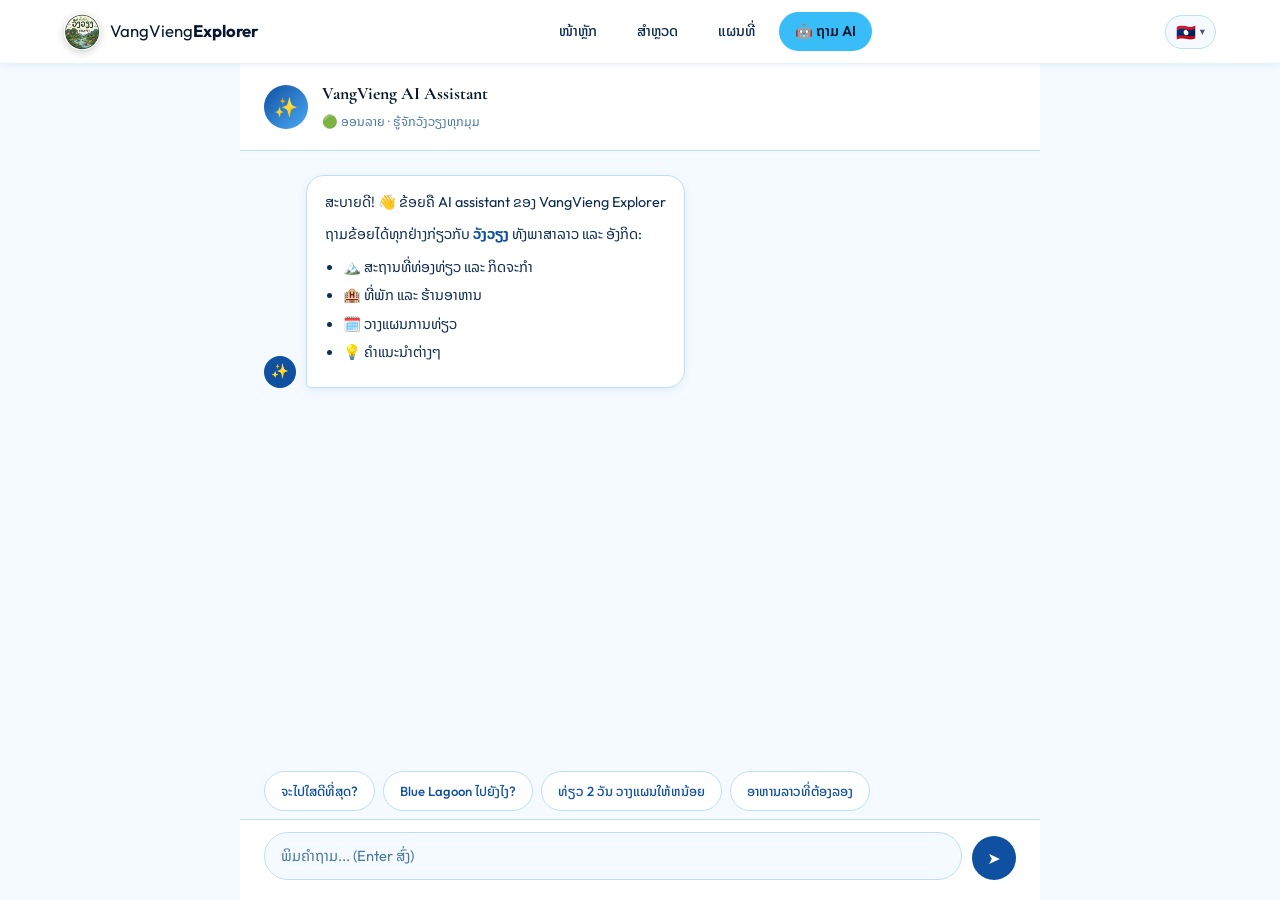
<file: vangvieng-explorer/pages/ai-chat.html>
<!DOCTYPE html>
<html lang="lo">
<head>
  <meta charset="UTF-8" />
  <meta name="viewport" content="width=device-width, initial-scale=1.0" />
  <title>VangVieng Explorer 🌿</title>
  <link rel="stylesheet" href="../css/style.css" />
  <link rel="stylesheet" href="../css/ai-chat.css" />
  <link rel="preconnect" href="https://fonts.googleapis.com">
  <link rel="preconnect" href="https://fonts.gstatic.com" crossorigin>
  <link href="https://fonts.googleapis.com/css2?family=Cormorant+Garamond:wght@500;600;700;800&family=Outfit:wght@300;400;500;600;700&family=Noto+Sans+Lao:wght@400;600;700;800&display=swap" rel="stylesheet">
</head>
<body>

  <nav class="navbar scrolled" id="navbar">
    <div class="nav-container">
      <a href="../index.html" class="nav-logo" style="color:var(--dark)">
        <img src="../assets/logo.png" alt="logo" class="nav-logo-img" />
        <span class="logo-text">VangVieng<strong>Explorer</strong></span>
      </a>
      <div class="nav-links" id="navLinks">
        <a href="../index.html" class="nav-link" data-i18n="nav.home">ໜ້າຫຼັກ</a>
        <a href="explore.html" class="nav-link" data-i18n="nav.explore">ສຳຫຼວດ</a>
        <a href="map.html" class="nav-link" data-i18n="nav.map">ແຜນທີ່</a>
        <a href="ai-chat.html" class="nav-link nav-ai active" data-i18n="nav.ai">🤖 ຖາມ AI</a>
      </div>
      <div class="lang-dropdown" id="langDropdown">
        <button class="lang-toggle" id="langToggle" onclick="toggleLangMenu()">
          <span id="langFlag">🇱🇦</span>
          
          <span class="lang-arrow">▾</span>
        </button>
        <div class="lang-menu" id="langMenu">
          <button class="lang-option active" data-lang="lo" onclick="selectLang('lo','🇱🇦','ລາວ')">🇱🇦 ລາວ</button>
          <button class="lang-option" data-lang="en" onclick="selectLang('en','🇬🇧','English')">🇬🇧 English</button>
          <button class="lang-option" data-lang="zh" onclick="selectLang('zh','🇨🇳','中文')">🇨🇳 中文</button>
          <button class="lang-option" data-lang="th" onclick="selectLang('th','🇹🇭','ไทย')">🇹🇭 ไทย</button>
          <button class="lang-option" data-lang="ko" onclick="selectLang('ko','🇰🇷','한국어')">🇰🇷 한국어</button>
        </div>
      </div>
      <button class="hamburger" id="hamburger"><span></span><span></span><span></span></button>
    </div>
  </nav>

  <div class="chat-layout">
    <div class="chat-header">
      <div class="chat-avatar">✨</div>
      <div class="chat-header-info">
        <h2>VangVieng AI Assistant</h2>
        <span class="chat-status">🟢 <span data-i18n="chat.status">ອອນລາຍ · ຮູ້ຈັກວັງວຽງທຸກມຸມ</span></span>
      </div>
    </div>

    <div class="chat-messages" id="chatMessages">
      <div class="msg-row bot">
        <div class="msg-avatar">✨</div>
        <div class="msg-bubble bot-bubble">
          <p data-i18n="chat.welcome1">ສະບາຍດີ! 👋 ຂ້ອຍຄື AI assistant ຂອງ VangVieng Explorer</p>
          <p data-i18n="chat.welcome2">ຖາມຂ້ອຍໄດ້ທຸກຢ່າງກ່ຽວກັບ <strong>ວັງວຽງ</strong> ທັງພາສາລາວ ແລະ ອັງກິດ:</p>
          <ul>
            <li data-i18n="chat.li1">🏔️ ສະຖານທີ່ທ່ອງທ່ຽວ ແລະ ກິດຈະກຳ</li>
            <li data-i18n="chat.li2">🏨 ທີ່ພັກ ແລະ ຮ້ານອາຫານ</li>
            <li data-i18n="chat.li3">🗓️ ວາງແຜນການທ່ຽວ</li>
            <li data-i18n="chat.li4">💡 ຄຳແນະນຳຕ່າງໆ</li>
          </ul>
        </div>
      </div>
    </div>

    <div class="quick-suggestions" id="quickSugg">
      <button class="sugg-btn" onclick="sendSuggestion(this)" data-i18n="chat.sugg1">ຈະໄປໃສດີທີ່ສຸດ?</button>
      <button class="sugg-btn" onclick="sendSuggestion(this)" data-i18n="chat.sugg2">Blue Lagoon ໄປຍັງໄງ?</button>
      <button class="sugg-btn" onclick="sendSuggestion(this)" data-i18n="chat.sugg3">ທ່ຽວ 2 ວັນ ວາງແຜນໃຫ້ຫນ້ອຍ</button>
      <button class="sugg-btn" onclick="sendSuggestion(this)" data-i18n="chat.sugg4">ອາຫານລາວທີ່ຕ້ອງລອງ</button>
    </div>

    <div class="chat-input-bar">
      <textarea id="chatInput" rows="1"
        placeholder="ພິມຄຳຖາມ..."></textarea>
      <button class="send-btn" id="sendBtn" onclick="sendMessage()"><span>➤</span></button>
    </div>
  </div>

  <script src="../js/ai-chat.js"></script>
  <script src="../js/i18n.js"></script>
</body>
</html>
</file>
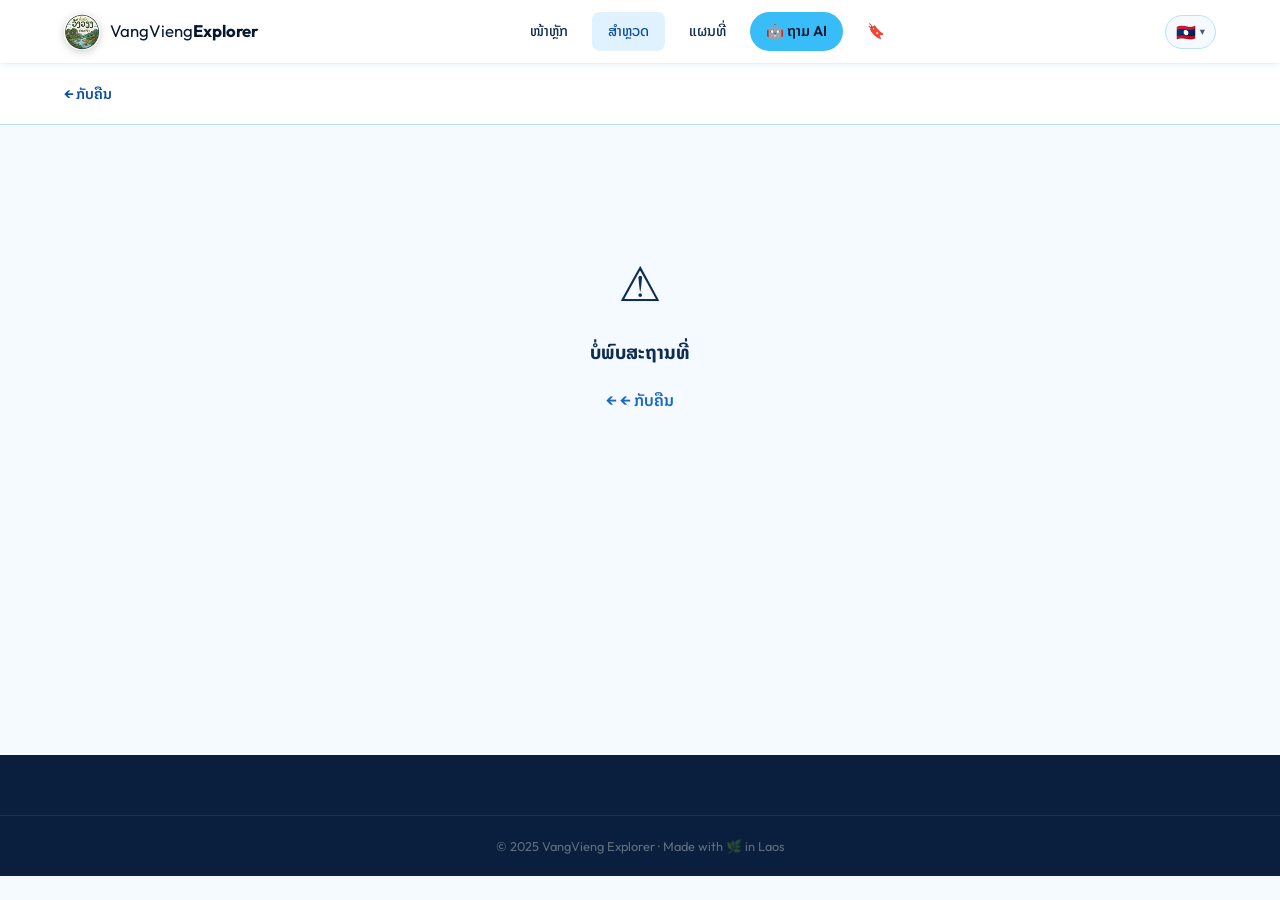
<file: vangvieng-explorer/pages/detail.html>
<!DOCTYPE html>
<html lang="lo">
<head>
  <meta charset="UTF-8" />
  <meta name="viewport" content="width=device-width, initial-scale=1.0" />
  <title>VangVieng Explorer 🌿</title>
  <link rel="stylesheet" href="../css/style.css" />
  <link rel="stylesheet" href="../css/detail.css" />
  <link rel="preconnect" href="https://fonts.googleapis.com">
  <link rel="preconnect" href="https://fonts.gstatic.com" crossorigin>
  <link href="https://fonts.googleapis.com/css2?family=Cormorant+Garamond:wght@500;600;700;800&family=Outfit:wght@300;400;500;600;700&family=Noto+Sans+Lao:wght@400;600;700;800&display=swap" rel="stylesheet">
</head>
<body>

  <nav class="navbar scrolled" id="navbar">
    <div class="nav-container">
      <a href="../index.html" class="nav-logo" style="color:var(--dark)">
        <img src="../assets/logo.png" alt="logo" class="nav-logo-img" />
        <span class="logo-text">VangVieng<strong>Explorer</strong></span>
      </a>
      <div class="nav-links" id="navLinks">
        <a href="../index.html" class="nav-link" data-i18n="nav.home">ໜ້າຫຼັກ</a>
        <a href="explore.html" class="nav-link active" data-i18n="nav.explore">ສຳຫຼວດ</a>
        <a href="map.html" class="nav-link" data-i18n="nav.map">ແຜນທີ່</a>
        <a href="ai-chat.html" class="nav-link nav-ai" data-i18n="nav.ai">🤖 ຖາມ AI</a>
        <a href="saved.html" class="nav-link">🔖 <span class="saved-badge" style="display:none"></span></a>
      </div>
      <div class="lang-dropdown" id="langDropdown">
        <button class="lang-toggle" id="langToggle" onclick="toggleLangMenu()">
          <span id="langFlag">🇱🇦</span>
          
          <span class="lang-arrow">▾</span>
        </button>
        <div class="lang-menu" id="langMenu">
          <button class="lang-option active" data-lang="lo" onclick="selectLang('lo','🇱🇦','ລາວ')">🇱🇦 ລາວ</button>
          <button class="lang-option" data-lang="en" onclick="selectLang('en','🇬🇧','English')">🇬🇧 English</button>
          <button class="lang-option" data-lang="zh" onclick="selectLang('zh','🇨🇳','中文')">🇨🇳 中文</button>
          <button class="lang-option" data-lang="th" onclick="selectLang('th','🇹🇭','ไทย')">🇹🇭 ไทย</button>
          <button class="lang-option" data-lang="ko" onclick="selectLang('ko','🇰🇷','한국어')">🇰🇷 한국어</button>
        </div>
      </div>
      <button class="hamburger" id="hamburger"><span></span><span></span><span></span></button>
    </div>
  </nav>

  <div class="back-bar">
    <div class="container">
      <button onclick="history.back()" class="back-btn" data-i18n="detail.back">← ກັບຄືນ</button>
    </div>
  </div>

  <main class="detail-main" id="detailContent">
    <div class="container">
      <div class="loading-detail">
        <div class="loading-card" style="height:320px; border-radius:24px;"></div>
        <div style="margin-top:24px">
          <div class="loading-card" style="height:32px; width:60%; margin-bottom:12px;"></div>
          <div class="loading-card" style="height:20px; width:80%; margin-bottom:8px;"></div>
          <div class="loading-card" style="height:20px; width:70%;"></div>
        </div>
      </div>
    </div>
  </main>

  <footer class="footer">
    <div class="footer-bottom">
      <p data-i18n="footer.copy">© 2025 VangVieng Explorer · Made with 🌿 in Laos</p>
    </div>
  </footer>

  <script src="../js/supabase.js"></script>
  <script src="../js/saved.js"></script>
  <script src="../js/reviews.js"></script>
  <script src="../js/detail.js"></script>
  <script src="../js/i18n.js"></script>
</body>
</html>
</file>
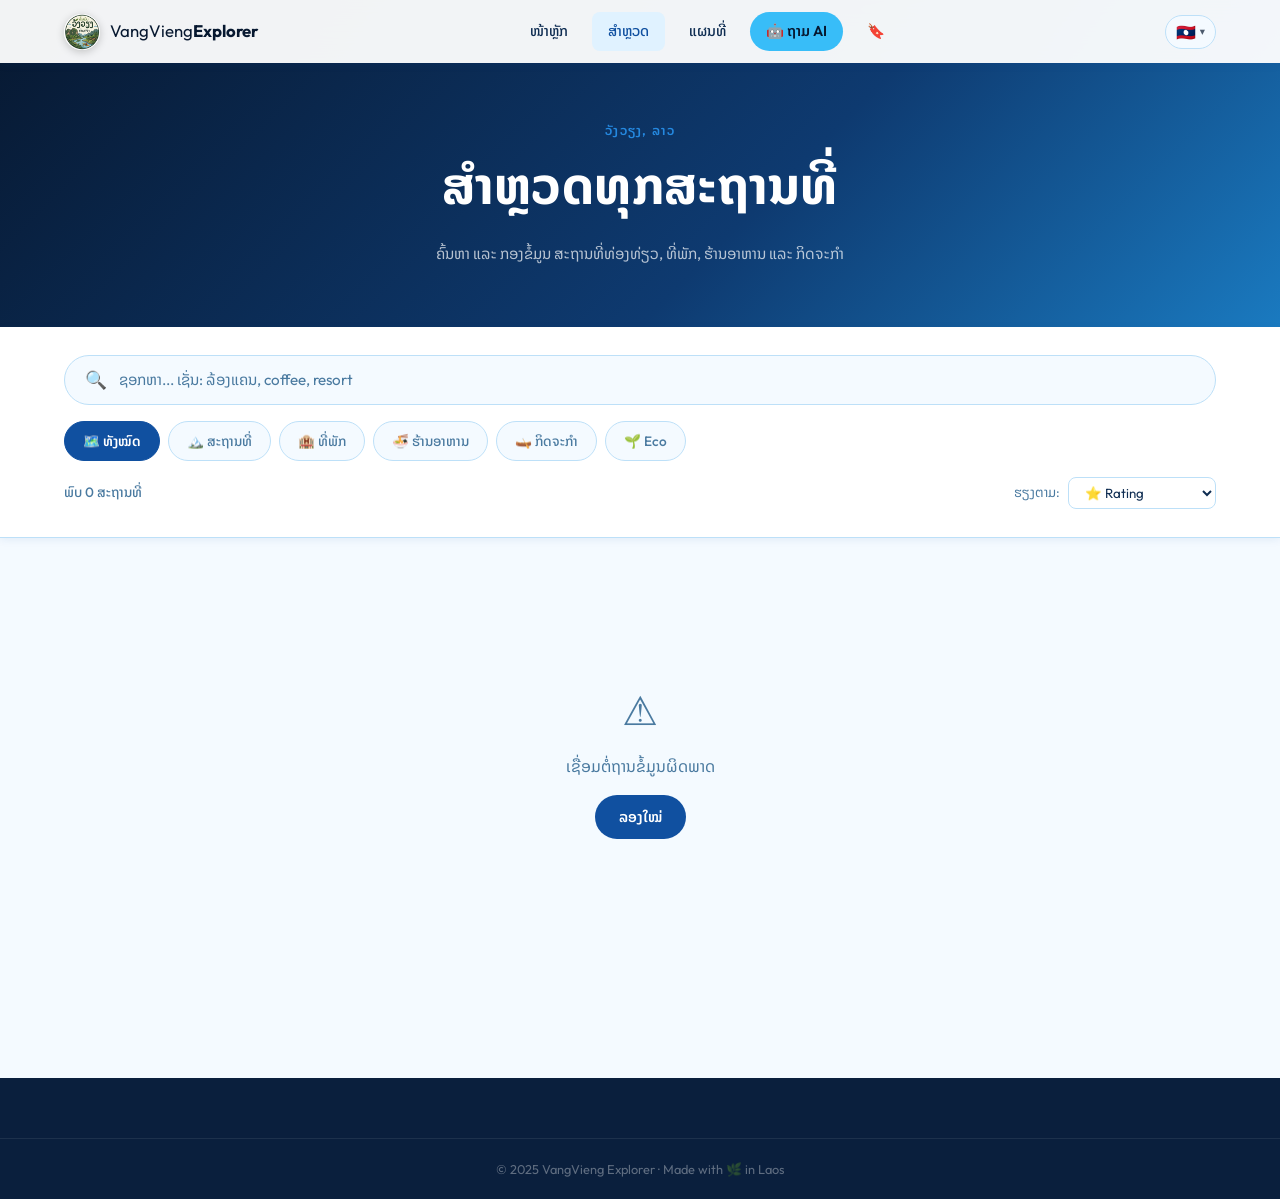
<file: vangvieng-explorer/pages/explore.html>
<!DOCTYPE html>
<html lang="lo">
<head>
  <meta charset="UTF-8" />
  <meta name="viewport" content="width=device-width, initial-scale=1.0" />
  <title>VangVieng Explorer 🌿</title>
  <link rel="stylesheet" href="../css/style.css" />
  <link rel="stylesheet" href="../css/explore.css" />
  <link rel="preconnect" href="https://fonts.googleapis.com">
  <link rel="preconnect" href="https://fonts.gstatic.com" crossorigin>
  <link href="https://fonts.googleapis.com/css2?family=Cormorant+Garamond:wght@500;600;700;800&family=Outfit:wght@300;400;500;600;700&family=Noto+Sans+Lao:wght@400;600;700;800&display=swap" rel="stylesheet">
</head>
<body>

  <nav class="navbar scrolled" id="navbar">
    <div class="nav-container">
      <a href="../index.html" class="nav-logo" style="color:var(--dark)">
        <img src="../assets/logo.png" alt="logo" class="nav-logo-img" />
        <span class="logo-text">VangVieng<strong>Explorer</strong></span>
      </a>
      <div class="nav-links" id="navLinks">
        <a href="../index.html" class="nav-link" data-i18n="nav.home">ໜ້າຫຼັກ</a>
        <a href="explore.html" class="nav-link active" data-i18n="nav.explore">ສຳຫຼວດ</a>
        <a href="map.html" class="nav-link" data-i18n="nav.map">ແຜນທີ່</a>
        <a href="ai-chat.html" class="nav-link nav-ai" data-i18n="nav.ai">🤖 ຖາມ AI</a>
        <a href="saved.html" class="nav-link">🔖 <span class="saved-badge" style="display:none"></span></a>
      </div>
      <div class="lang-dropdown" id="langDropdown">
        <button class="lang-toggle" id="langToggle" onclick="toggleLangMenu()">
          <span id="langFlag">🇱🇦</span>
          
          <span class="lang-arrow">▾</span>
        </button>
        <div class="lang-menu" id="langMenu">
          <button class="lang-option active" data-lang="lo" onclick="selectLang('lo','🇱🇦','ລາວ')">🇱🇦 ລາວ</button>
          <button class="lang-option" data-lang="en" onclick="selectLang('en','🇬🇧','English')">🇬🇧 English</button>
          <button class="lang-option" data-lang="zh" onclick="selectLang('zh','🇨🇳','中文')">🇨🇳 中文</button>
          <button class="lang-option" data-lang="th" onclick="selectLang('th','🇹🇭','ไทย')">🇹🇭 ไทย</button>
          <button class="lang-option" data-lang="ko" onclick="selectLang('ko','🇰🇷','한국어')">🇰🇷 한국어</button>
        </div>
      </div>
      <button class="hamburger" id="hamburger"><span></span><span></span><span></span></button>
    </div>
  </nav>

  <section class="page-header">
    <div class="container">
      <p class="section-label">ວັງວຽງ, ລາວ</p>
      <h1 class="page-title" data-i18n="explore.title">ສຳຫຼວດທຸກສະຖານທີ່</h1>
      <p class="page-sub" data-i18n="explore.sub">ຄົ້ນຫາ ແລະ ກອງຂໍ້ມູນ ສະຖານທີ່ທ່ອງທ່ຽວ, ທີ່ພັກ, ຮ້ານອາຫານ ແລະ ກິດຈະກຳ</p>
    </div>
  </section>

  <section class="filters-section">
    <div class="container">
      <div class="explore-search-box">
        <span class="search-icon">🔍</span>
        <input type="text" id="exploreSearch" placeholder="ຄົ້ນຫາ..." />
        <button class="clear-btn" id="clearSearch" style="display:none" onclick="clearSearch()">✕</button>
      </div>
      <div class="filter-tabs">
        <button class="filter-tab active" data-cat="" data-i18n="filter.all">🗺️ ທັງໝົດ</button>
        <button class="filter-tab" data-cat="attraction" data-i18n="filter.attraction">🏔️ ສະຖານທີ່</button>
        <button class="filter-tab" data-cat="hotel" data-i18n="filter.hotel">🏨 ທີ່ພັກ</button>
        <button class="filter-tab" data-cat="restaurant" data-i18n="filter.restaurant">🍜 ຮ້ານອາຫານ</button>
        <button class="filter-tab" data-cat="activity" data-i18n="filter.activity">🛶 ກິດຈະກຳ</button>
        <button class="filter-tab eco-tab" data-eco="true">🌱 Eco</button>
      </div>
      <div class="results-bar">
        <span id="resultsCount" data-i18n="filter.loading">ກຳລັງໂຫລດ...</span>
        <div class="sort-box">
          <label data-i18n="sort.label">ຮຽງຕາມ:</label>
          <select id="sortSelect" onchange="handleSort()">
            <option value="rating" data-i18n="sort.rating">⭐ Rating</option>
            <option value="name" data-i18n="sort.name">🔤 ຊື່</option>
            <option value="price_asc" data-i18n="sort.price">💰 ລາຄາ (ຖືກ→ແພງ)</option>
          </select>
        </div>
      </div>
    </div>
  </section>

  <section class="section explore-section">
    <div class="container">
      <div class="places-grid" id="exploreGrid"></div>
    </div>
  </section>

  <footer class="footer">
    <div class="footer-bottom">
      <p data-i18n="footer.copy">© 2025 VangVieng Explorer · Made with 🌿 in Laos</p>
    </div>
  </footer>

  <script src="../js/supabase.js"></script>
  <script src="../js/saved.js"></script>
  <script src="../js/explore.js"></script>
  <script src="../js/i18n.js"></script>
</body>
</html>
</file>
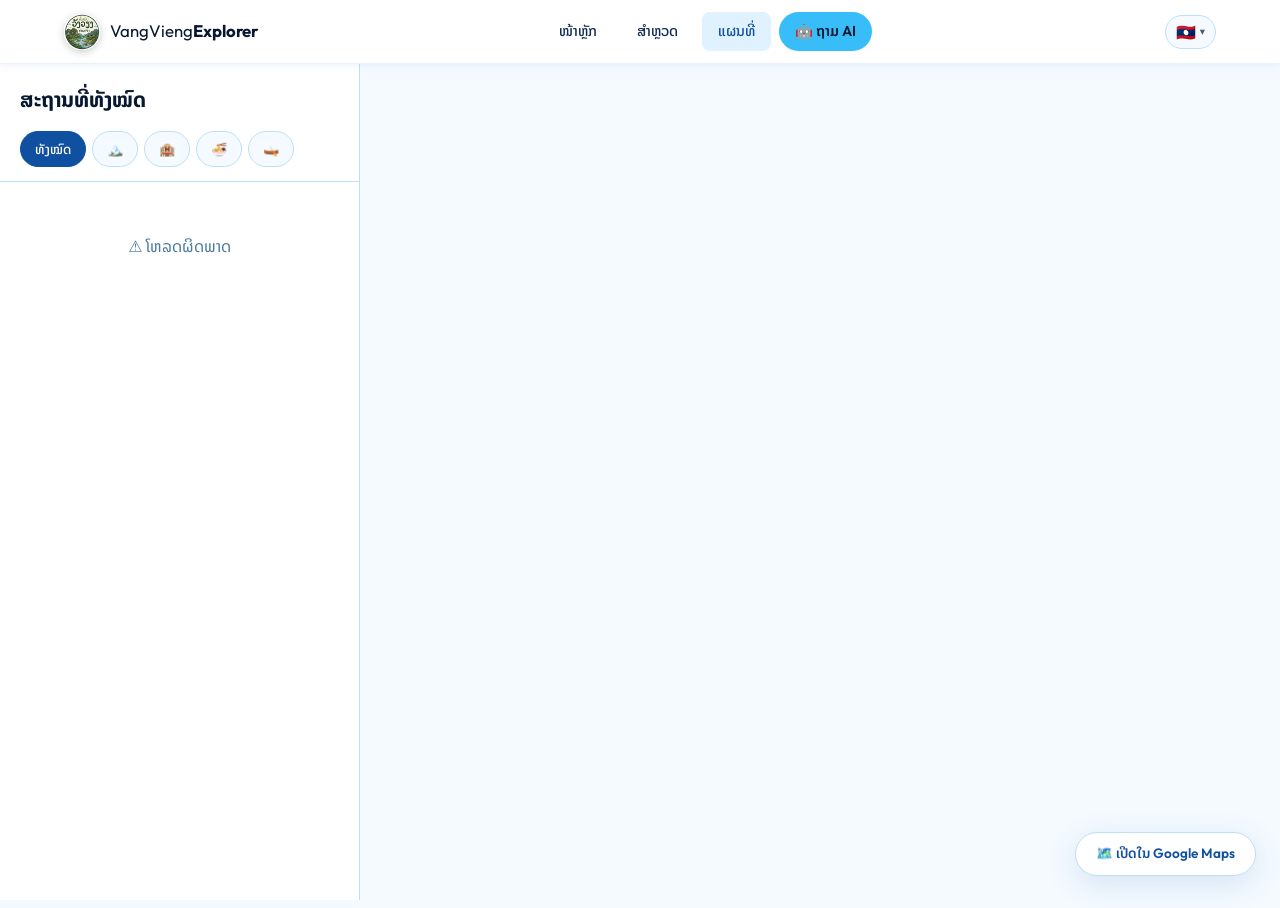
<file: vangvieng-explorer/pages/map.html>
<!DOCTYPE html>
<html lang="lo">
<head>
  <meta charset="UTF-8" />
  <meta name="viewport" content="width=device-width, initial-scale=1.0" />
  <title>VangVieng Explorer 🌿</title>
  <link rel="stylesheet" href="../css/style.css" />
  <link rel="stylesheet" href="../css/map.css" />
  <link rel="preconnect" href="https://fonts.googleapis.com">
  <link rel="preconnect" href="https://fonts.gstatic.com" crossorigin>
  <link href="https://fonts.googleapis.com/css2?family=Cormorant+Garamond:wght@500;600;700;800&family=Outfit:wght@300;400;500;600;700&family=Noto+Sans+Lao:wght@400;600;700;800&display=swap" rel="stylesheet">
</head>
<body>

  <nav class="navbar scrolled" id="navbar">
    <div class="nav-container">
      <a href="../index.html" class="nav-logo" style="color:var(--dark)">
        <img src="../assets/logo.png" alt="logo" class="nav-logo-img" />
        <span class="logo-text">VangVieng<strong>Explorer</strong></span>
      </a>
      <div class="nav-links" id="navLinks">
        <a href="../index.html" class="nav-link" data-i18n="nav.home">ໜ້າຫຼັກ</a>
        <a href="explore.html" class="nav-link" data-i18n="nav.explore">ສຳຫຼວດ</a>
        <a href="map.html" class="nav-link active" data-i18n="nav.map">ແຜນທີ່</a>
        <a href="ai-chat.html" class="nav-link nav-ai" data-i18n="nav.ai">🤖 ຖາມ AI</a>
      </div>
      <div class="lang-dropdown" id="langDropdown">
        <button class="lang-toggle" id="langToggle" onclick="toggleLangMenu()">
          <span id="langFlag">🇱🇦</span>
          
          <span class="lang-arrow">▾</span>
        </button>
        <div class="lang-menu" id="langMenu">
          <button class="lang-option active" data-lang="lo" onclick="selectLang('lo','🇱🇦','ລາວ')">🇱🇦 ລາວ</button>
          <button class="lang-option" data-lang="en" onclick="selectLang('en','🇬🇧','English')">🇬🇧 English</button>
          <button class="lang-option" data-lang="zh" onclick="selectLang('zh','🇨🇳','中文')">🇨🇳 中文</button>
          <button class="lang-option" data-lang="th" onclick="selectLang('th','🇹🇭','ไทย')">🇹🇭 ไทย</button>
          <button class="lang-option" data-lang="ko" onclick="selectLang('ko','🇰🇷','한국어')">🇰🇷 한국어</button>
        </div>
      </div>
      <button class="hamburger" id="hamburger"><span></span><span></span><span></span></button>
    </div>
  </nav>

  <div class="map-layout">
    <div class="map-sidebar" id="mapSidebar">
      <div class="map-sidebar-header">
        <h2 data-i18n="map.all">ສະຖານທີ່ທັງໝົດ</h2>
        <div class="map-filter-tabs">
          <button class="map-tab active" data-cat="" data-i18n="map.tab.all">ທັງໝົດ</button>
          <button class="map-tab" data-cat="attraction">🏔️</button>
          <button class="map-tab" data-cat="hotel">🏨</button>
          <button class="map-tab" data-cat="restaurant">🍜</button>
          <button class="map-tab" data-cat="activity">🛶</button>
        </div>
      </div>
      <div class="map-place-list" id="mapPlaceList"></div>
    </div>

    <div class="map-container">
      <iframe id="mainMap" class="main-map"
        src="https://maps.google.com/maps?q=18.9228,102.4441&z=14&output=embed"
        allowfullscreen loading="lazy">
      </iframe>
      <div class="map-open-btn">
        <a href="https://maps.google.com/maps?q=Vang+Vieng,Laos" target="_blank" class="open-google-btn">
          🗺️ <span data-i18n="map.open">ເປີດໃນ Google Maps</span>
        </a>
      </div>
    </div>
  </div>

  <script src="../js/supabase.js"></script>
  <script src="../js/map.js"></script>
  <script src="../js/i18n.js"></script>
</body>
</html>
</file>
<file: css/style.css>
/* ═══════════════════════════════════════════════
   VangVieng Explorer — Design System v2
   Aesthetic: Organic Luxury · Lush Green · Warm Earth
   UPGRADED: Animations · Polish · Mobile UX
═══════════════════════════════════════════════ */

/* ── VARIABLES ── */
:root {
  --green-900: #0a1f3d;
  --green-800: #0e2f5c;
  --green-700: #1050a0;
  --green-600: #1a6bbf;
  --green-500: #2589e0;
  --green-400: #4aaaf5;
  --green-300: #80c8ff;
  --green-100: #e0f2ff;
  --green-50:  #f0f9ff;

  --earth-700: #0a4a7a;
  --earth-500: #2272b0;
  --earth-300: #89c4f0;
  --earth-100: #e8f5ff;

  --gold:    #38bdf8;
  --gold-lt: #bae6fd;

  --dark:    #071830;
  --text:    #0f2d52;
  --muted:   #4a7aa0;
  --border:  #bde0f8;
  --bg:      #f4faff;
  --white:   #ffffff;

  --font-display: 'Cormorant Garamond', 'Noto Sans Lao', Georgia, serif;
  --font-body:    'Outfit', 'Noto Sans Lao', system-ui, sans-serif;

  --shadow-sm: 0 2px 8px rgba(16, 80, 160, 0.08);
  --shadow-md: 0 8px 32px rgba(16, 80, 160, 0.13);
  --shadow-lg: 0 20px 60px rgba(16, 80, 160, 0.18);

  --radius-sm: 8px;
  --radius-md: 16px;
  --radius-lg: 24px;
  --radius-xl: 40px;

  --transition: 0.3s cubic-bezier(0.4, 0, 0.2, 1);
}

/* ── FONT DISPLAY SWAP (prevent CLS) ── */
@font-face { font-display: swap; }

/* ── RESET ── */
*, *::before, *::after { box-sizing: border-box; margin: 0; padding: 0; }
html { scroll-behavior: smooth; font-size: 16px; }
body {
  font-family: var(--font-body);
  background: var(--bg);
  color: var(--text);
  line-height: 1.6;
  overflow-x: hidden;
}
a { text-decoration: none; color: inherit; }
img { max-width: 100%; display: block; }
button { cursor: pointer; border: none; font-family: var(--font-body); }

/* ── CONTAINER ── */
.container { max-width: 1200px; margin: 0 auto; padding: 0 24px; }

/* ══════════════════════════════════════════
   NAVBAR
══════════════════════════════════════════ */
.navbar {
  position: fixed; top: 0; left: 0; right: 0; z-index: 1000;
  padding: 16px 0;
  transition: var(--transition);
}
.navbar.scrolled {
  background: rgba(255,255,255,0.95);
  backdrop-filter: blur(20px);
  box-shadow: var(--shadow-sm);
  padding: 12px 0;
}
.nav-container {
  max-width: 1200px; margin: 0 auto; padding: 0 24px;
  display: flex; align-items: center; justify-content: space-between;
}
.nav-logo {
  display: flex; align-items: center; gap: 10px;
  font-family: var(--font-body); font-size: 1.05rem; color: var(--white);
  transition: var(--transition);
}
.navbar.scrolled .nav-logo { color: var(--dark); }

.nav-logo-img {
  width: 36px; height: 36px;
  border-radius: 50%;
  object-fit: cover;
  object-position: center;
  flex-shrink: 0;
  box-shadow: 0 2px 8px rgba(0,0,0,0.2);
}

.nav-logo strong { font-weight: 700; }

.nav-links { display: flex; align-items: center; gap: 8px; }
.nav-link {
  padding: 8px 16px; border-radius: var(--radius-sm);
  font-size: 0.9rem; font-weight: 500; color: rgba(255,255,255,0.9);
  transition: var(--transition);
}
.navbar.scrolled .nav-link { color: var(--text); }
.nav-link:hover, .nav-link.active { background: rgba(255,255,255,0.15); color: var(--white); }
.navbar.scrolled .nav-link:hover, .navbar.scrolled .nav-link.active {
  background: var(--green-100); color: var(--green-700);
}
.nav-ai {
  background: var(--gold) !important; color: var(--dark) !important;
  font-weight: 600; border-radius: var(--radius-xl);
}
.nav-ai:hover { background: var(--gold-lt) !important; transform: translateY(-1px); }

.hamburger { display: none; flex-direction: column; gap: 5px; background: none; padding: 4px; }
.hamburger span {
  display: block; width: 22px; height: 2px;
  background: var(--white); border-radius: 2px; transition: var(--transition);
}
.navbar.scrolled .hamburger span { background: var(--dark); }

/* ══════════════════════════════════════════
   HERO
══════════════════════════════════════════ */
.hero {
  min-height: clamp(520px, 90vh, 100vh);
  background: linear-gradient(160deg, #071830 0%, #0e3a70 40%, #1a7ac0 80%, #38bdf8 100%);
  display: flex; flex-direction: column; align-items: center; justify-content: center;
  position: relative; overflow: hidden;
  padding: clamp(70px, 10vw, 110px) clamp(16px, 4vw, 24px) clamp(30px, 5vw, 60px);
}

/* Animated grain overlay for depth */
.hero::after {
  content: '';
  position: absolute; inset: 0; z-index: 1; pointer-events: none;
  background-image: url("data:image/svg+xml,%3Csvg viewBox='0 0 256 256' xmlns='http://www.w3.org/2000/svg'%3E%3Cfilter id='noise'%3E%3CfeTurbulence type='fractalNoise' baseFrequency='0.9' numOctaves='4' stitchTiles='stitch'/%3E%3C/filter%3E%3Crect width='100%25' height='100%25' filter='url(%23noise)' opacity='0.04'/%3E%3C/svg%3E");
  opacity: 0.4;
}

.hero-bg { position: absolute; inset: 0; pointer-events: none; z-index: 1; }
.hero-shape {
  position: absolute; border-radius: 50%;
  background: rgba(255,255,255,0.05);
  animation: floatShape 8s ease-in-out infinite;
}
.s1 { width: 600px; height: 600px; top: -150px; right: -150px; animation-delay: 0s; background: radial-gradient(circle, rgba(56,189,248,0.12) 0%, transparent 70%); }
.s2 { width: 350px; height: 350px; bottom: 5%; left: -100px; animation-delay: 2.5s; background: radial-gradient(circle, rgba(255,255,255,0.06) 0%, transparent 70%); }
.s3 { width: 250px; height: 250px; top: 35%; right: 18%; animation-delay: 4.5s; background: radial-gradient(circle, rgba(74,170,245,0.1) 0%, transparent 70%); }
.s4 { width: 180px; height: 180px; bottom: 20%; right: 8%; animation-delay: 1.5s; background: radial-gradient(circle, rgba(255,255,255,0.04) 0%, transparent 70%); }

@keyframes floatShape {
  0%, 100% { transform: translateY(0) scale(1) rotate(0deg); }
  33%  { transform: translateY(-18px) scale(1.02) rotate(1deg); }
  66%  { transform: translateY(-8px) scale(0.99) rotate(-0.5deg); }
}

.hero-content {
  position: relative; z-index: 3;
  max-width: 700px; width: 100%; text-align: center;
  animation: heroFadeIn 1s ease-out;
}
@keyframes heroFadeIn {
  from { opacity: 0; transform: translateY(40px); }
  to   { opacity: 1; transform: translateY(0); }
}

.weather-widget {
  display: inline-flex; align-items: center; gap: 8px;
  background: rgba(255,255,255,0.12);
  border: 1px solid rgba(255,255,255,0.2);
  backdrop-filter: blur(8px);
  border-radius: var(--radius-xl);
  padding: 6px 16px; margin-bottom: 14px;
  font-family: var(--font-body);
  cursor: default;
}
.weather-icon { font-size: 1.1rem; line-height: 1; }
.weather-temp {
  font-size: 0.95rem; font-weight: 700;
  color: var(--white); letter-spacing: 0.02em;
}
.weather-desc {
  font-size: 0.78rem; color: rgba(255,255,255,0.7);
  border-left: 1px solid rgba(255,255,255,0.25);
  padding-left: 8px; margin-left: 2px;
}
@media (max-width: 480px) {
  .weather-widget { padding: 5px 12px; gap: 6px; }
  .weather-temp { font-size: 0.88rem; }
  .weather-desc { font-size: 0.72rem; }
}

.hero-badge {
  display: inline-block; margin-bottom: 20px;
  padding: 8px 20px; border-radius: var(--radius-xl);
  background: rgba(255,255,255,0.15); border: 1px solid rgba(255,255,255,0.25);
  color: rgba(255,255,255,0.9); font-size: 0.82rem; font-weight: 500;
  letter-spacing: 0.05em; backdrop-filter: blur(10px);
}

.hero-title {
  font-family: 'Noto Sans Lao', 'Cormorant Garamond', Georgia, serif;
  font-size: clamp(2rem, 8vw, 5rem);
  font-weight: 800; line-height: 1.25;
  color: var(--white);
  margin-bottom: 20px;
  letter-spacing: 0;
  text-shadow: 0 4px 30px rgba(0,0,0,0.2);
}
.hero-highlight {
  color: #ffffff;
  position: relative;
  display: inline-block;
  background: linear-gradient(135deg, #38bdf8 0%, #ffffff 50%, #7dd3fc 100%);
  -webkit-background-clip: text;
  -webkit-text-fill-color: transparent;
  background-clip: text;
  font-size: 1.2em;
  font-weight: 800;
  filter: drop-shadow(0 0 20px rgba(125,211,252,0.9)) drop-shadow(0 0 50px rgba(56,189,248,0.6));
  animation: glowPulse 3s ease-in-out infinite;
}
@keyframes glowPulse {
  0%, 100% { filter: drop-shadow(0 0 20px rgba(125,211,252,0.9)) drop-shadow(0 0 50px rgba(56,189,248,0.6)); }
  50%       { filter: drop-shadow(0 0 35px rgba(255,255,255,1)) drop-shadow(0 0 80px rgba(56,189,248,0.9)); }
}

.hero-sub {
  color: rgba(255,255,255,0.8); font-size: clamp(0.82rem, 2.5vw, 1rem);
  margin-bottom: clamp(20px, 4vw, 36px); line-height: 1.8;
}

/* Search Box */
.search-box {
  display: flex; align-items: center; gap: 12px;
  background: var(--white); border-radius: var(--radius-xl);
  padding: 8px 8px 8px 20px;
  box-shadow: var(--shadow-lg), 0 0 0 4px rgba(255,255,255,0.1);
  margin-bottom: 20px;
  transition: var(--transition);
}
.search-box:focus-within {
  box-shadow: var(--shadow-lg), 0 0 0 4px rgba(255,255,255,0.3);
}
.search-icon { font-size: 1.1rem; flex-shrink: 0; }
.search-input {
  flex: 1; border: none; outline: none; background: none;
  font-family: var(--font-body); font-size: 0.95rem; color: var(--text);
}
.search-input::placeholder { color: var(--muted); }
.search-btn {
  padding: 12px 28px; border-radius: var(--radius-xl);
  background: var(--green-700); color: var(--white);
  font-size: 0.9rem; font-weight: 600;
  transition: var(--transition); flex-shrink: 0;
}
.search-btn:hover { background: var(--green-600); transform: scale(1.02); }

/* Quick Tags */
.quick-tags { display: flex; flex-wrap: wrap; gap: 10px; justify-content: center; }
.tag {
  padding: 8px 18px; border-radius: var(--radius-xl);
  background: rgba(255,255,255,0.12); border: 1px solid rgba(255,255,255,0.2);
  color: rgba(255,255,255,0.9); font-size: 0.85rem; font-weight: 500;
  transition: var(--transition); backdrop-filter: blur(8px);
}
.tag:hover { background: rgba(255,255,255,0.22); transform: translateY(-2px); }

/* Hero Scroll */
.hero-scroll {
  position: absolute; bottom: 16px; left: 50%; transform: translateX(-50%);
  display: flex; flex-direction: column; align-items: center; gap: 6px;
  color: rgba(255,255,255,0.5); font-size: 0.75rem; z-index: 2;
  animation: bounceDown 2s ease-in-out infinite;
}
.scroll-arrow { font-size: 1rem; }
@keyframes bounceDown {
  0%, 100% { transform: translateX(-50%) translateY(0); }
  50% { transform: translateX(-50%) translateY(8px); }
}

/* ══════════════════════════════════════════
   STATS BAR
══════════════════════════════════════════ */
/* ── HERO WIDGETS (weather + stats) ── */
.hero-widgets {
  display: flex; flex-wrap: wrap; gap: 10px;
  justify-content: center; margin-top: 16px;
}
.weather-widget,
.stats-widget {
  display: inline-flex; align-items: center; gap: 8px;
  background: rgba(255,255,255,0.12);
  border: 1px solid rgba(255,255,255,0.2);
  backdrop-filter: blur(8px);
  border-radius: var(--radius-xl);
  padding: 8px 18px; height: 38px;
  font-family: var(--font-body);
  box-sizing: border-box;
}
.stats-widget { gap: 5px; }
.weather-icon { font-size: 0.95rem; }
.weather-temp {
  font-size: clamp(0.78rem, 1.8vw, 0.88rem);
  font-weight: 700; color: var(--white);
}
.weather-desc {
  font-size: clamp(0.68rem, 1.5vw, 0.75rem);
  color: rgba(255,255,255,0.7);
  border-left: 1px solid rgba(255,255,255,0.25);
  padding-left: 7px;
}
.stats-widget-item {
  font-size: clamp(0.72rem, 1.7vw, 0.84rem);
  font-weight: 600; color: var(--white); white-space: nowrap;
}
.stats-widget-item .stat-num { font-weight: 800; }
.stats-widget-dot { color: rgba(255,255,255,0.3); font-size: 0.75rem; }

@media (max-width: 480px) {
  .hero-widgets { gap: 8px; }
  .weather-widget, .stats-widget { padding: 6px 12px; height: 34px; }
}

/* ══════════════════════════════════════════
   SECTIONS
══════════════════════════════════════════ */
.section { padding: clamp(28px, 5vw, 60px) 0; }
.section-header {
  display: flex; align-items: flex-end; justify-content: space-between;
  flex-wrap: wrap; gap: 12px; margin-bottom: clamp(20px, 3vw, 36px);
}
.section-label {
  font-size: 0.8rem; font-weight: 600; letter-spacing: 0.1em;
  color: var(--green-500); text-transform: uppercase; margin-bottom: 8px;
}
.section-title {
  font-family: var(--font-display); font-size: clamp(1.8rem, 4vw, 2.5rem);
  color: var(--dark); font-weight: 600; line-height: 1.15;
  letter-spacing: 0.01em;
}
.see-all {
  font-size: 0.9rem; font-weight: 600; color: var(--green-600);
  padding: 8px 0; border-bottom: 2px solid var(--green-300);
  transition: var(--transition); white-space: nowrap;
}
.see-all:hover { color: var(--green-800); border-color: var(--green-600); }

/* ══════════════════════════════════════════
   CATEGORIES
══════════════════════════════════════════ */
.categories-section { background: var(--white); }
.categories-grid {
  display: grid; grid-template-columns: repeat(2, 1fr); gap: 10px;
}
@media (min-width: 768px) { .categories-grid { grid-template-columns: repeat(4, 1fr); gap: 16px; } }

.cat-card {
  display: flex; flex-direction: row; align-items: center;
  gap: 12px;
  padding: 14px 14px; border-radius: var(--radius-lg);
  position: relative; overflow: hidden;
  transition: var(--transition); cursor: pointer;
  border: 1px solid transparent;
  min-height: unset;
}
@media (min-width: 768px) {
  .cat-card {
    flex-direction: column; align-items: flex-start;
    padding: 24px 20px 32px; gap: 0;
  }
  .cat-icon { margin-bottom: 10px; }
}
.cat-card:hover { transform: translateY(-2px); box-shadow: var(--shadow-md); }
.cat-attraction { background: linear-gradient(135deg, #e0f2ff 0%, #bae6fd 100%); border-color: #7dd3fc; }
.cat-hotel      { background: linear-gradient(135deg, #eff6ff 0%, #dbeafe 100%); border-color: #93c5fd; }
.cat-restaurant { background: linear-gradient(135deg, #f0f9ff 0%, #e0f2fe 100%); border-color: #7dd3fc; }
.cat-activity   { background: linear-gradient(135deg, #eef2ff 0%, #e0e7ff 100%); border-color: #a5b4fc; }

.cat-icon { font-size: 1.8rem; margin-bottom: 0; flex-shrink: 0; }
.cat-info h3 { font-size: clamp(0.72rem, 2vw, 0.88rem); font-weight: 700; color: var(--dark); margin-bottom: 2px; }
.cat-info p  { font-size: clamp(0.6rem, 1.6vw, 0.72rem); color: var(--muted); line-height: 1.3; }
.cat-arrow { position: absolute; bottom: 10px; right: 12px; font-size: 0.9rem; color: var(--muted); }
.cat-arrow {
  position: absolute; bottom: 16px; right: 16px;
  font-size: 1.1rem; color: var(--muted);
  transition: var(--transition);
}
.cat-card:hover .cat-arrow { transform: translateX(4px); color: var(--green-600); }

/* Hero Logo */
.hero-logo-wrap {
  margin: 0 auto 24px;
  display: flex; justify-content: center;
  filter: drop-shadow(0 8px 32px rgba(0,0,0,0.35));
  animation: logoFloat 4s ease-in-out infinite;
}
.hero-logo-img {
  width: min(340px, 75vw);
  height: auto;
  border-radius: 50%;
}
@keyframes logoFloat {
  0%, 100% { transform: translateY(0px); }
  50%       { transform: translateY(-10px); }
}
/* Language Dropdown */
.lang-dropdown {
  position: relative; margin-left: 8px;
}
.lang-toggle {
  display: flex; align-items: center; gap: 4px;
  padding: 6px 10px; border-radius: var(--radius-xl);
  background: rgba(255,255,255,0.15);
  border: 1.5px solid rgba(255,255,255,0.3);
  color: var(--white); font-size: 1rem; font-weight: 600;
  font-family: var(--font-body); cursor: pointer;
  transition: var(--transition); white-space: nowrap;
}
.lang-toggle:hover { background: rgba(255,255,255,0.25); }
.navbar.scrolled .lang-toggle {
  background: var(--bg); border-color: var(--border); color: var(--dark);
}
.lang-arrow { font-size: 0.65rem; opacity: 0.7; transition: var(--transition); }
.lang-dropdown.open .lang-arrow { transform: rotate(180deg); }

.lang-menu {
  display: none; position: absolute; top: calc(100% + 8px); right: 0;
  background: var(--white); border: 1px solid var(--border);
  border-radius: var(--radius-md); box-shadow: var(--shadow-md);
  overflow: hidden; min-width: 140px; z-index: 200;
}
.lang-dropdown.open .lang-menu { display: block; animation: fadeIn 0.15s ease; }

.lang-option {
  display: flex; align-items: center; gap: 10px;
  width: 100%; padding: 10px 16px;
  font-size: 0.88rem; font-weight: 500; color: var(--text);
  font-family: var(--font-body); text-align: left;
  transition: var(--transition); background: none;
}
.lang-option:hover  { background: var(--bg); color: var(--green-700); }
.lang-option.active { background: var(--green-100); color: var(--green-700); font-weight: 700; }

@media (max-width: 768px) {
  .lang-dropdown { margin-left: 4px; }
  .lang-toggle { padding: 5px 10px; font-size: 0.8rem; }
  #langLabel { display: none; }
}

.featured-section { background: var(--bg); }
.places-grid {
  display: grid;
  grid-template-columns: repeat(auto-fill, minmax(260px, 1fr));
  gap: 20px;
}

.place-card {
  background: var(--white);
  border-radius: var(--radius-lg);
  overflow: hidden;
  box-shadow: 0 2px 12px rgba(16,80,160,0.07);
  transition: transform 0.35s cubic-bezier(0.34, 1.56, 0.64, 1), box-shadow 0.35s ease;
  cursor: pointer;
  border: none;
  position: relative;
  opacity: 0;
  animation: cardReveal 0.5s ease forwards;
}
.place-card:nth-child(1) { animation-delay: 0.05s; }
.place-card:nth-child(2) { animation-delay: 0.10s; }
.place-card:nth-child(3) { animation-delay: 0.15s; }
.place-card:nth-child(4) { animation-delay: 0.20s; }
.place-card:nth-child(5) { animation-delay: 0.25s; }
.place-card:nth-child(6) { animation-delay: 0.30s; }

@keyframes cardReveal {
  from { opacity: 0; transform: translateY(20px); }
  to   { opacity: 1; transform: translateY(0); }
}

.place-card:hover {
  transform: translateY(-7px) scale(1.01);
  box-shadow: 0 20px 50px rgba(16,80,160,0.18);
}

/* Image area */
.card-img-placeholder {
  width: 100%; aspect-ratio: 3/2;
  display: flex; align-items: center; justify-content: center;
  font-size: 4rem; position: relative; overflow: hidden;
  transition: transform 0.4s ease;
}
.place-card:hover .card-img-placeholder { transform: scale(1.04); }
.card-img-placeholder img {
  position: absolute; inset: 0; width: 100%; height: 100%;
  object-fit: cover;
  transition: transform 0.4s ease, opacity 0.4s ease;
}
.card-img-placeholder::after {
  content: '';
  position: absolute; inset: 0;
  background: linear-gradient(to bottom, transparent 40%, rgba(0,0,0,0.4) 100%);
  z-index: 1;
}

/* Eco badge */
.card-eco-badge {
  position: absolute; top: 12px; left: 12px; z-index: 2;
  background: rgba(255,255,255,0.92);
  color: #059669; font-size: 0.72rem; font-weight: 700;
  padding: 4px 10px; border-radius: var(--radius-xl);
  backdrop-filter: blur(8px);
}

/* Rating badge */
.card-rating-badge {
  position: absolute; top: 12px; right: 12px; z-index: 2;
  background: rgba(0,0,0,0.55);
  color: var(--white); font-size: 0.78rem; font-weight: 600;
  padding: 4px 10px; border-radius: var(--radius-xl);
  backdrop-filter: blur(8px);
}

/* Body */
.card-body { padding: 14px 16px 16px; }
.card-cat {
  font-size: 0.7rem; font-weight: 700; letter-spacing: 0.08em;
  text-transform: uppercase; color: var(--green-600);
  margin-bottom: 4px; display: block;
}
.card-title {
  font-size: 0.97rem; font-weight: 700;
  color: var(--dark); margin-bottom: 4px;
  white-space: nowrap; overflow: hidden; text-overflow: ellipsis;
}
.card-footer {
  display: flex; align-items: center; justify-content: space-between;
  margin-top: 8px;
}
.card-rating { font-size: 0.8rem; font-weight: 600; color: var(--gold); }
.card-price  { font-size: 0.8rem; color: var(--muted); }
.card-desc { display: none; }
.card-meta { display: none; }

/* ══════════════════════════════════════════
   ECO BANNER
══════════════════════════════════════════ */
.eco-banner {
  background: linear-gradient(135deg, #0e2f5c 0%, #1a6bbf 100%);
  padding: clamp(32px,5vw,56px) 0; position: relative; overflow: hidden;
}
.eco-bg-shapes { position: absolute; inset: 0; pointer-events: none; }
.eco-shape { position: absolute; border-radius: 50%; background: rgba(255,255,255,0.05); }
.e1 { width: 400px; height: 400px; top: -100px; right: -50px; }
.e2 { width: 250px; height: 250px; bottom: -80px; left: 5%; }

.eco-content {
  position: relative; z-index: 2;
  display: flex; align-items: center; justify-content: space-between;
  flex-wrap: wrap; gap: clamp(20px,4vw,40px);
}
.eco-text { max-width: 500px; }
.eco-tag {
  display: inline-block; margin-bottom: 16px;
  background: rgba(255,255,255,0.15); color: rgba(255,255,255,0.9);
  padding: 6px 16px; border-radius: var(--radius-xl); font-size: 0.8rem; font-weight: 600;
}
.eco-text h2 {
  font-family: var(--font-display); font-size: clamp(1.8rem, 4vw, 2.5rem);
  color: var(--white); margin-bottom: 16px; font-weight: 600; letter-spacing: 0.01em;
}
.eco-text p { color: rgba(255,255,255,0.75); font-size: clamp(0.82rem,2vw,0.95rem); margin-bottom: clamp(14px,2.5vw,24px); }
.btn-eco {
  display: inline-block; padding: 14px 32px; border-radius: var(--radius-xl);
  background: var(--white); color: var(--green-700);
  font-weight: 700; font-size: 0.9rem; transition: var(--transition);
}
.btn-eco:hover { background: var(--green-100); transform: translateY(-2px); }

.eco-icons { display: flex; gap: clamp(14px,3vw,24px); flex-wrap: wrap; align-items: center; }
.eco-icon-item {
  display: flex; flex-direction: column; align-items: center; gap: 8px;
  color: rgba(255,255,255,0.8); font-size: 0.8rem; font-weight: 500;
}
.eco-icon-item:first-child { font-size: 2rem; }
.eco-icon-item span { font-size: 0.8rem; }

/* ══════════════════════════════════════════
   AI PROMO
══════════════════════════════════════════ */
.ai-promo-section { background: var(--white); }
.ai-promo-card {
  display: flex; align-items: center; gap: clamp(24px,5vw,60px);
  background: linear-gradient(135deg, #f0f9ff 0%, #e8f2ff 100%);
  border: 1px solid var(--border); border-radius: var(--radius-xl);
  padding: clamp(28px,4vw,48px) clamp(20px,4vw,48px); flex-wrap: wrap;
}
.ai-promo-left { flex: 1; min-width: 280px; display: flex; flex-direction: column; gap: 16px; }
.ai-bubble {
  display: flex; align-items: flex-start; gap: 12px;
}
.ai-bubble.reply { flex-direction: row-reverse; }
.ai-avatar {
  width: 40px; height: 40px; border-radius: 50%;
  background: var(--green-100); display: flex; align-items: center; justify-content: center;
  font-size: 1.1rem; flex-shrink: 0;
}
.ai-avatar.bot { background: var(--green-700); }
.ai-msg {
  background: var(--white); border-radius: var(--radius-md); border-radius: 16px 16px 16px 4px;
  padding: 14px 18px; box-shadow: var(--shadow-sm); max-width: 280px;
}
.ai-msg.bot-msg {
  background: var(--green-700); color: var(--white);
  border-radius: 16px 16px 4px 16px;
}
.ai-msg p { font-size: 0.85rem; line-height: 1.6; }

.ai-promo-right { flex: 1; min-width: 260px; }
.ai-label {
  display: inline-block; margin-bottom: 12px;
  font-size: 0.78rem; font-weight: 600; letter-spacing: 0.1em;
  color: var(--green-600); text-transform: uppercase;
}
.ai-promo-right h2 {
  font-family: var(--font-display); font-size: clamp(1.8rem, 3vw, 2.2rem);
  color: var(--dark); margin-bottom: 16px; font-weight: 600; letter-spacing: 0.01em;
}
.ai-promo-right p { color: var(--muted); font-size: clamp(0.82rem,2vw,0.95rem); margin-bottom: clamp(14px,2.5vw,24px); line-height: 1.6; }
.btn-primary {
  display: inline-block; padding: 14px 32px; border-radius: var(--radius-xl);
  background: var(--green-700); color: var(--white);
  font-weight: 700; font-size: 0.9rem; transition: var(--transition);
}
.btn-primary:hover { background: var(--green-600); transform: translateY(-2px); box-shadow: var(--shadow-md); }

/* ══════════════════════════════════════════
   FOOTER
══════════════════════════════════════════ */
.footer {
  background: var(--green-900);
  padding: clamp(32px,5vw,52px) 0 0;
}
.footer-grid {
  display: grid; grid-template-columns: 2fr 1fr 1fr 1.5fr;
  gap: clamp(24px,4vw,40px); padding-bottom: clamp(24px,4vw,40px);
}
@media (max-width: 768px) { .footer-grid { grid-template-columns: 1fr 1fr; } }
@media (max-width: 480px) { .footer-grid { grid-template-columns: 1fr; } }

.footer-logo {
  font-size: 1.2rem; color: var(--white); margin-bottom: 14px;
}
.footer-brand p { font-size: 0.85rem; line-height: 1.7; max-width: 220px; }
.footer-links h4, .footer-contact h4 {
  color: var(--white); font-size: 0.85rem; font-weight: 600;
  margin-bottom: 16px; letter-spacing: 0.05em;
}
.footer-links a, .footer-contact p {
  display: block; font-size: 0.83rem; color: rgba(255,255,255,0.55);
  margin-bottom: 10px; transition: var(--transition);
}
.footer-links a:hover { color: var(--green-300); padding-left: 4px; }
.footer-bottom {
  border-top: 1px solid rgba(255,255,255,0.08);
  padding: 14px 24px; text-align: center;
  font-size: 0.8rem; color: rgba(255,255,255,0.35);
}

/* ══════════════════════════════════════════
   UTILITIES
══════════════════════════════════════════ */
.loading-card {
  background: linear-gradient(90deg, #f0f0f0 25%, #e8e8e8 50%, #f0f0f0 75%);
  background-size: 200% 100%; border-radius: var(--radius-lg);
  animation: shimmer 1.5s infinite; height: 320px;
}
@keyframes shimmer {
  0%   { background-position: 200% 0; }
  100% { background-position: -200% 0; }
}

.empty-state {
  text-align: center; padding: 60px 24px; color: var(--muted);
  grid-column: 1 / -1;
}
.empty-state .empty-icon { font-size: 3rem; margin-bottom: 16px; }
.empty-state h3 { font-size: 1.1rem; color: var(--dark); margin-bottom: 8px; }

/* ══════════════════════════════════════════
   RESPONSIVE
══════════════════════════════════════════ */
@media (max-width: 768px) {
  /* ── 1. HAMBURGER MENU — slide down panel, ບໍ່ fullscreen ── */
  .nav-links {
    display: none;
    position: fixed; top: 64px; left: 0; right: 0;
    background: rgba(255,255,255,0.98);
    backdrop-filter: blur(16px);
    flex-direction: column;
    align-items: flex-start;
    justify-content: flex-start;
    gap: 0; z-index: 999;
    padding: 8px 0 16px;
    box-shadow: 0 8px 32px rgba(16,80,160,0.12);
    border-bottom: 1px solid var(--border);
    max-height: calc(100vh - 64px);
    overflow-y: auto;
  }
  .nav-links.open { display: flex; }
  .nav-link {
    font-size: 0.95rem !important;
    color: var(--text) !important;
    padding: 12px 24px !important;
    width: 100%;
    border-bottom: 1px solid var(--border);
  }
  .nav-link:last-child { border-bottom: none; }
  .nav-link.nav-ai {
    color: var(--white) !important;
    background: linear-gradient(135deg, var(--green-700), var(--green-500));
    margin: 8px 16px 0;
    border-radius: var(--radius-xl);
    width: calc(100% - 32px);
    text-align: center;
    border-bottom: none;
  }
  .hamburger { display: flex; z-index: 1000; }

  /* stats now in hero widgets — no override needed */

  .search-box { flex-wrap: wrap; border-radius: var(--radius-lg); }
  .search-btn { width: 100%; padding: 12px; border-radius: var(--radius-md); }

  .categories-grid { grid-template-columns: 1fr 1fr; gap: 10px; }
  .eco-content { flex-direction: column; }
  .eco-icons { justify-content: center; }
  .ai-promo-card { padding: 24px 20px; gap: 20px; }
}

@media (max-width: 480px) {
  .quick-tags { gap: 8px; }
  .tag { font-size: 0.78rem; padding: 6px 14px; }
  .categories-grid { grid-template-columns: 1fr 1fr; }
}

/* ══════════════════════════════════════════
   HAMBURGER — slide animation upgrade
══════════════════════════════════════════ */
@media (max-width: 768px) {
  .nav-links {
    transform: translateY(-12px);
    opacity: 0;
    pointer-events: none;
    transition: transform 0.28s cubic-bezier(0.4,0,0.2,1), opacity 0.25s ease;
  }
  .nav-links.open {
    display: flex;
    transform: translateY(0);
    opacity: 1;
    pointer-events: auto;
  }
  .hamburger span { transition: transform 0.25s ease, opacity 0.2s ease; }
  .hamburger.active span:nth-child(1) { transform: translateY(7px) rotate(45deg); }
  .hamburger.active span:nth-child(2) { opacity: 0; transform: scaleX(0); }
  .hamburger.active span:nth-child(3) { transform: translateY(-7px) rotate(-45deg); }
}

/* ══════════════════════════════════════════
   BACK TO TOP BUTTON
══════════════════════════════════════════ */
.back-to-top {
  position: fixed; bottom: 28px; right: 24px; z-index: 500;
  width: 46px; height: 46px; border-radius: 50%;
  background: var(--green-700);
  color: var(--white); font-size: 1.1rem;
  border: none; cursor: pointer;
  box-shadow: 0 4px 20px rgba(16,80,160,0.35);
  display: flex; align-items: center; justify-content: center;
  opacity: 0; transform: translateY(16px) scale(0.85);
  pointer-events: none;
  transition: opacity 0.3s ease, transform 0.35s cubic-bezier(0.34,1.56,0.64,1);
}
.back-to-top.visible {
  opacity: 1; transform: translateY(0) scale(1);
  pointer-events: auto;
}
.back-to-top:hover {
  background: var(--green-600);
  transform: translateY(-3px) scale(1.1);
  box-shadow: 0 8px 28px rgba(16,80,160,0.4);
}

/* ══════════════════════════════════════════
   TOAST NOTIFICATIONS
══════════════════════════════════════════ */
.toast-container {
  position: fixed; bottom: 84px; left: 50%; transform: translateX(-50%);
  z-index: 9999; display: flex; flex-direction: column;
  align-items: center; gap: 10px; pointer-events: none;
}
.toast {
  display: flex; align-items: center; gap: 10px;
  background: var(--dark); color: var(--white);
  padding: 12px 22px; border-radius: var(--radius-xl);
  font-size: 0.88rem; font-weight: 500;
  box-shadow: 0 8px 30px rgba(0,0,0,0.25);
  pointer-events: auto;
  animation: toastIn 0.4s cubic-bezier(0.34,1.56,0.64,1) forwards;
  max-width: 320px; text-align: center;
}
.toast.toast-out { animation: toastOut 0.3s ease forwards; }
.toast.success { background: #065f46; }
.toast.error   { background: #7f1d1d; }
.toast.info    { background: var(--green-700); }

@keyframes toastIn {
  from { opacity: 0; transform: translateY(20px) scale(0.9); }
  to   { opacity: 1; transform: translateY(0) scale(1); }
}
@keyframes toastOut {
  from { opacity: 1; transform: translateY(0) scale(1); }
  to   { opacity: 0; transform: translateY(-10px) scale(0.95); }
}

/* ══════════════════════════════════════════
   CATEGORY CARDS — springy hover
══════════════════════════════════════════ */
.cat-card {
  transition: transform 0.32s cubic-bezier(0.34,1.56,0.64,1), box-shadow 0.3s ease !important;
}
.cat-card:hover {
  transform: translateY(-6px) scale(1.02) !important;
  box-shadow: var(--shadow-lg) !important;
}

/* ══════════════════════════════════════════
   SEARCH BOX — focus glow
══════════════════════════════════════════ */
.search-box:focus-within {
  box-shadow: 0 0 0 3px rgba(56,189,248,0.35), var(--shadow-md);
}

/* ══════════════════════════════════════════
   STAGGERED HERO ELEMENTS
══════════════════════════════════════════ */
.hero-badge    { animation: heroFadeIn 0.8s ease-out 0.1s both; }
.hero-title    { animation: heroFadeIn 0.8s ease-out 0.2s both; }
.hero-sub      { animation: heroFadeIn 0.8s ease-out 0.35s both; }
.search-box    { animation: heroFadeIn 0.8s ease-out 0.45s both; }
.quick-tags    { animation: heroFadeIn 0.8s ease-out 0.55s both; }
.hero-widgets  { animation: heroFadeIn 0.8s ease-out 0.65s both; }
</file>
<file: vangvieng-explorer/css/style.css>
/* ═══════════════════════════════════════════════
   VangVieng Explorer — Design System
   Aesthetic: Organic Luxury · Lush Green · Warm Earth
═══════════════════════════════════════════════ */

/* ── VARIABLES ── */
:root {
  --green-900: #0a1f3d;
  --green-800: #0e2f5c;
  --green-700: #1050a0;
  --green-600: #1a6bbf;
  --green-500: #2589e0;
  --green-400: #4aaaf5;
  --green-300: #80c8ff;
  --green-100: #e0f2ff;
  --green-50:  #f0f9ff;

  --earth-700: #0a4a7a;
  --earth-500: #2272b0;
  --earth-300: #89c4f0;
  --earth-100: #e8f5ff;

  --gold:    #38bdf8;
  --gold-lt: #bae6fd;

  --dark:    #071830;
  --text:    #0f2d52;
  --muted:   #4a7aa0;
  --border:  #bde0f8;
  --bg:      #f4faff;
  --white:   #ffffff;

  --font-display: 'Cormorant Garamond', 'Noto Sans Lao', Georgia, serif;
  --font-body:    'Outfit', 'Noto Sans Lao', system-ui, sans-serif;

  --shadow-sm: 0 2px 8px rgba(16, 80, 160, 0.08);
  --shadow-md: 0 8px 32px rgba(16, 80, 160, 0.13);
  --shadow-lg: 0 20px 60px rgba(16, 80, 160, 0.18);

  --radius-sm: 8px;
  --radius-md: 16px;
  --radius-lg: 24px;
  --radius-xl: 40px;

  --transition: 0.3s cubic-bezier(0.4, 0, 0.2, 1);
}

/* ── RESET ── */
*, *::before, *::after { box-sizing: border-box; margin: 0; padding: 0; }
html { scroll-behavior: smooth; font-size: 16px; }
body {
  font-family: var(--font-body);
  background: var(--bg);
  color: var(--text);
  line-height: 1.6;
  overflow-x: hidden;
}
a { text-decoration: none; color: inherit; }
img { max-width: 100%; display: block; }
button { cursor: pointer; border: none; font-family: var(--font-body); }

/* ── CONTAINER ── */
.container { max-width: 1200px; margin: 0 auto; padding: 0 24px; }

/* ══════════════════════════════════════════
   NAVBAR
══════════════════════════════════════════ */
.navbar {
  position: fixed; top: 0; left: 0; right: 0; z-index: 1000;
  padding: 16px 0;
  transition: var(--transition);
}
.navbar.scrolled {
  background: rgba(255,255,255,0.95);
  backdrop-filter: blur(20px);
  box-shadow: var(--shadow-sm);
  padding: 12px 0;
}
.nav-container {
  max-width: 1200px; margin: 0 auto; padding: 0 24px;
  display: flex; align-items: center; justify-content: space-between;
}
.nav-logo {
  display: flex; align-items: center; gap: 10px;
  font-family: var(--font-body); font-size: 1.05rem; color: var(--white);
  transition: var(--transition);
}
.navbar.scrolled .nav-logo { color: var(--dark); }

.nav-logo-img {
  width: 36px; height: 36px;
  border-radius: 50%;
  object-fit: cover;
  object-position: center;
  flex-shrink: 0;
  box-shadow: 0 2px 8px rgba(0,0,0,0.2);
}

.nav-logo strong { font-weight: 700; }

.nav-links { display: flex; align-items: center; gap: 8px; }
.nav-link {
  padding: 8px 16px; border-radius: var(--radius-sm);
  font-size: 0.9rem; font-weight: 500; color: rgba(255,255,255,0.9);
  transition: var(--transition);
}
.navbar.scrolled .nav-link { color: var(--text); }
.nav-link:hover, .nav-link.active { background: rgba(255,255,255,0.15); color: var(--white); }
.navbar.scrolled .nav-link:hover, .navbar.scrolled .nav-link.active {
  background: var(--green-100); color: var(--green-700);
}
.nav-ai {
  background: var(--gold) !important; color: var(--dark) !important;
  font-weight: 600; border-radius: var(--radius-xl);
}
.nav-ai:hover { background: var(--gold-lt) !important; transform: translateY(-1px); }

.hamburger { display: none; flex-direction: column; gap: 5px; background: none; padding: 4px; }
.hamburger span {
  display: block; width: 22px; height: 2px;
  background: var(--white); border-radius: 2px; transition: var(--transition);
}
.navbar.scrolled .hamburger span { background: var(--dark); }

/* ══════════════════════════════════════════
   HERO
══════════════════════════════════════════ */
.hero {
  min-height: 100vh;
  background: linear-gradient(160deg, #071830 0%, #0e3a70 40%, #1a7ac0 80%, #38bdf8 100%);
  display: flex; flex-direction: column; align-items: center; justify-content: center;
  position: relative; overflow: hidden;
  padding: 120px 24px 80px;
}

.hero-bg { position: absolute; inset: 0; pointer-events: none; }
.hero-shape {
  position: absolute; border-radius: 50%;
  background: rgba(255,255,255,0.04);
  animation: floatShape 8s ease-in-out infinite;
}
.s1 { width: 500px; height: 500px; top: -100px; right: -100px; animation-delay: 0s; }
.s2 { width: 300px; height: 300px; bottom: 10%; left: -80px; animation-delay: 2s; }
.s3 { width: 200px; height: 200px; top: 40%; right: 20%; animation-delay: 4s; }

@keyframes floatShape {
  0%, 100% { transform: translateY(0) scale(1); }
  50% { transform: translateY(-20px) scale(1.03); }
}

.hero-content {
  position: relative; z-index: 2;
  max-width: 700px; width: 100%; text-align: center;
  animation: heroFadeIn 1s ease-out;
}
@keyframes heroFadeIn {
  from { opacity: 0; transform: translateY(30px); }
  to   { opacity: 1; transform: translateY(0); }
}

.hero-badge {
  display: inline-block; margin-bottom: 20px;
  padding: 8px 20px; border-radius: var(--radius-xl);
  background: rgba(255,255,255,0.15); border: 1px solid rgba(255,255,255,0.25);
  color: rgba(255,255,255,0.9); font-size: 0.82rem; font-weight: 500;
  letter-spacing: 0.05em; backdrop-filter: blur(10px);
}

.hero-title {
  font-family: 'Noto Sans Lao', 'Cormorant Garamond', Georgia, serif;
  font-size: clamp(2.5rem, 7vw, 5rem);
  font-weight: 800; line-height: 1.25;
  color: var(--white);
  margin-bottom: 20px;
  letter-spacing: 0;
  text-shadow: 0 4px 30px rgba(0,0,0,0.2);
}
.hero-highlight {
  color: #ffffff;
  position: relative;
  display: inline-block;
  background: linear-gradient(135deg, #38bdf8 0%, #ffffff 50%, #7dd3fc 100%);
  -webkit-background-clip: text;
  -webkit-text-fill-color: transparent;
  background-clip: text;
  font-size: 1.2em;
  font-weight: 800;
  filter: drop-shadow(0 0 20px rgba(125,211,252,0.9)) drop-shadow(0 0 50px rgba(56,189,248,0.6));
  animation: glowPulse 3s ease-in-out infinite;
}
@keyframes glowPulse {
  0%, 100% { filter: drop-shadow(0 0 20px rgba(125,211,252,0.9)) drop-shadow(0 0 50px rgba(56,189,248,0.6)); }
  50%       { filter: drop-shadow(0 0 35px rgba(255,255,255,1)) drop-shadow(0 0 80px rgba(56,189,248,0.9)); }
}

.hero-sub {
  color: rgba(255,255,255,0.8); font-size: 1rem;
  margin-bottom: 36px; line-height: 1.8;
}

/* Search Box */
.search-box {
  display: flex; align-items: center; gap: 12px;
  background: var(--white); border-radius: var(--radius-xl);
  padding: 8px 8px 8px 20px;
  box-shadow: var(--shadow-lg), 0 0 0 4px rgba(255,255,255,0.1);
  margin-bottom: 20px;
  transition: var(--transition);
}
.search-box:focus-within {
  box-shadow: var(--shadow-lg), 0 0 0 4px rgba(255,255,255,0.3);
}
.search-icon { font-size: 1.1rem; flex-shrink: 0; }
.search-input {
  flex: 1; border: none; outline: none; background: none;
  font-family: var(--font-body); font-size: 0.95rem; color: var(--text);
}
.search-input::placeholder { color: var(--muted); }
.search-btn {
  padding: 12px 28px; border-radius: var(--radius-xl);
  background: var(--green-700); color: var(--white);
  font-size: 0.9rem; font-weight: 600;
  transition: var(--transition); flex-shrink: 0;
}
.search-btn:hover { background: var(--green-600); transform: scale(1.02); }

/* Quick Tags */
.quick-tags { display: flex; flex-wrap: wrap; gap: 10px; justify-content: center; }
.tag {
  padding: 8px 18px; border-radius: var(--radius-xl);
  background: rgba(255,255,255,0.12); border: 1px solid rgba(255,255,255,0.2);
  color: rgba(255,255,255,0.9); font-size: 0.85rem; font-weight: 500;
  transition: var(--transition); backdrop-filter: blur(8px);
}
.tag:hover { background: rgba(255,255,255,0.22); transform: translateY(-2px); }

/* Hero Scroll */
.hero-scroll {
  position: absolute; bottom: 32px; left: 50%; transform: translateX(-50%);
  display: flex; flex-direction: column; align-items: center; gap: 6px;
  color: rgba(255,255,255,0.5); font-size: 0.75rem; z-index: 2;
  animation: bounceDown 2s ease-in-out infinite;
}
.scroll-arrow { font-size: 1rem; }
@keyframes bounceDown {
  0%, 100% { transform: translateX(-50%) translateY(0); }
  50% { transform: translateX(-50%) translateY(8px); }
}

/* ══════════════════════════════════════════
   STATS BAR
══════════════════════════════════════════ */
.stats-bar {
  background: var(--green-800);
  padding: 28px 0;
}
.stats-container {
  max-width: 800px; margin: 0 auto; padding: 20px 12px;
  display: grid; grid-template-columns: repeat(4, 1fr);
  align-items: center; text-align: center;
}
.stat-item {
  display: flex; align-items: baseline; gap: 6px;
  color: var(--white); font-size: 1.6rem; font-weight: 700;
  font-family: var(--font-body); letter-spacing: 0;
}
.stat-label { font-size: 0.85rem; font-weight: 400; color: rgba(255,255,255,0.6); font-family: var(--font-body); }
.stat-divider { width: 1px; height: 40px; background: rgba(255,255,255,0.15); }

/* ══════════════════════════════════════════
   SECTIONS
══════════════════════════════════════════ */
.section { padding: 80px 0; }
.section-header {
  display: flex; align-items: flex-end; justify-content: space-between;
  flex-wrap: wrap; gap: 12px; margin-bottom: 40px;
}
.section-label {
  font-size: 0.8rem; font-weight: 600; letter-spacing: 0.1em;
  color: var(--green-500); text-transform: uppercase; margin-bottom: 8px;
}
.section-title {
  font-family: var(--font-display); font-size: clamp(1.8rem, 4vw, 2.5rem);
  color: var(--dark); font-weight: 600; line-height: 1.15;
  letter-spacing: 0.01em;
}
.see-all {
  font-size: 0.9rem; font-weight: 600; color: var(--green-600);
  padding: 8px 0; border-bottom: 2px solid var(--green-300);
  transition: var(--transition); white-space: nowrap;
}
.see-all:hover { color: var(--green-800); border-color: var(--green-600); }

/* ══════════════════════════════════════════
   CATEGORIES
══════════════════════════════════════════ */
.categories-section { background: var(--white); }
.categories-grid {
  display: grid; grid-template-columns: repeat(2, 1fr); gap: 16px;
}
@media (min-width: 768px) { .categories-grid { grid-template-columns: repeat(4, 1fr); } }

.cat-card {
  display: flex; flex-direction: column; align-items: flex-start;
  padding: 28px 20px; border-radius: var(--radius-lg);
  position: relative; overflow: hidden;
  transition: var(--transition); cursor: pointer;
  border: 1px solid transparent;
}
.cat-card:hover { transform: translateY(-4px); box-shadow: var(--shadow-md); }
.cat-attraction { background: linear-gradient(135deg, #e0f2ff 0%, #bae6fd 100%); border-color: #7dd3fc; }
.cat-hotel      { background: linear-gradient(135deg, #eff6ff 0%, #dbeafe 100%); border-color: #93c5fd; }
.cat-restaurant { background: linear-gradient(135deg, #f0f9ff 0%, #e0f2fe 100%); border-color: #7dd3fc; }
.cat-activity   { background: linear-gradient(135deg, #eef2ff 0%, #e0e7ff 100%); border-color: #a5b4fc; }

.cat-icon { font-size: 2rem; margin-bottom: 12px; }
.cat-info h3 { font-size: 0.95rem; font-weight: 600; color: var(--dark); margin-bottom: 4px; }
.cat-info p  { font-size: 0.78rem; color: var(--muted); }
.cat-arrow {
  position: absolute; bottom: 16px; right: 16px;
  font-size: 1.1rem; color: var(--muted);
  transition: var(--transition);
}
.cat-card:hover .cat-arrow { transform: translateX(4px); color: var(--green-600); }

/* Hero Logo */
.hero-logo-wrap {
  margin: 0 auto 24px;
  display: flex; justify-content: center;
  filter: drop-shadow(0 8px 32px rgba(0,0,0,0.35));
  animation: logoFloat 4s ease-in-out infinite;
}
.hero-logo-img {
  width: min(340px, 75vw);
  height: auto;
  border-radius: 50%;
}
@keyframes logoFloat {
  0%, 100% { transform: translateY(0px); }
  50%       { transform: translateY(-10px); }
}
/* Language Dropdown */
.lang-dropdown {
  position: relative; margin-left: 8px;
}
.lang-toggle {
  display: flex; align-items: center; gap: 4px;
  padding: 6px 10px; border-radius: var(--radius-xl);
  background: rgba(255,255,255,0.15);
  border: 1.5px solid rgba(255,255,255,0.3);
  color: var(--white); font-size: 1rem; font-weight: 600;
  font-family: var(--font-body); cursor: pointer;
  transition: var(--transition); white-space: nowrap;
}
.lang-toggle:hover { background: rgba(255,255,255,0.25); }
.navbar.scrolled .lang-toggle {
  background: var(--bg); border-color: var(--border); color: var(--dark);
}
.lang-arrow { font-size: 0.65rem; opacity: 0.7; transition: var(--transition); }
.lang-dropdown.open .lang-arrow { transform: rotate(180deg); }

.lang-menu {
  display: none; position: absolute; top: calc(100% + 8px); right: 0;
  background: var(--white); border: 1px solid var(--border);
  border-radius: var(--radius-md); box-shadow: var(--shadow-md);
  overflow: hidden; min-width: 140px; z-index: 200;
}
.lang-dropdown.open .lang-menu { display: block; animation: fadeIn 0.15s ease; }

.lang-option {
  display: flex; align-items: center; gap: 10px;
  width: 100%; padding: 10px 16px;
  font-size: 0.88rem; font-weight: 500; color: var(--text);
  font-family: var(--font-body); text-align: left;
  transition: var(--transition); background: none;
}
.lang-option:hover  { background: var(--bg); color: var(--green-700); }
.lang-option.active { background: var(--green-100); color: var(--green-700); font-weight: 700; }

@media (max-width: 768px) {
  .lang-dropdown { margin-left: 4px; }
  .lang-toggle { padding: 5px 10px; font-size: 0.8rem; }
  #langLabel { display: none; }
}

.featured-section { background: var(--bg); }
.places-grid {
  display: grid;
  grid-template-columns: repeat(auto-fill, minmax(260px, 1fr));
  gap: 20px;
}

.place-card {
  background: var(--white);
  border-radius: var(--radius-lg);
  overflow: hidden;
  box-shadow: 0 2px 12px rgba(16,80,160,0.07);
  transition: var(--transition);
  cursor: pointer;
  border: none;
  position: relative;
}
.place-card:hover {
  transform: translateY(-5px);
  box-shadow: 0 16px 40px rgba(16,80,160,0.15);
}

/* Image area — ໃຫຍ່ ໂດດເດັ່ນ */
.card-img-placeholder {
  width: 100%; aspect-ratio: 3/2;
  display: flex; align-items: center; justify-content: center;
  font-size: 4rem; position: relative; overflow: hidden;
}
.card-img-placeholder::after {
  content: '';
  position: absolute; inset: 0;
  background: linear-gradient(to bottom, transparent 50%, rgba(0,0,0,0.35) 100%);
}

/* Eco badge — float ໃນຮູບ */
.card-eco-badge {
  position: absolute; top: 12px; left: 12px; z-index: 2;
  background: rgba(255,255,255,0.92);
  color: #059669; font-size: 0.72rem; font-weight: 700;
  padding: 4px 10px; border-radius: var(--radius-xl);
  backdrop-filter: blur(8px);
}

/* Rating — float ໃນຮູບ ມຸມຂວາ */
.card-rating-badge {
  position: absolute; top: 12px; right: 12px; z-index: 2;
  background: rgba(0,0,0,0.55);
  color: var(--white); font-size: 0.78rem; font-weight: 600;
  padding: 4px 10px; border-radius: var(--radius-xl);
  backdrop-filter: blur(8px);
}

/* Body — compact */
.card-body { padding: 14px 16px 16px; }
.card-cat {
  font-size: 0.7rem; font-weight: 700; letter-spacing: 0.08em;
  text-transform: uppercase; color: var(--green-600);
  margin-bottom: 4px; display: block;
}
.card-title {
  font-size: 0.97rem; font-weight: 700;
  color: var(--dark); margin-bottom: 4px;
  white-space: nowrap; overflow: hidden; text-overflow: ellipsis;
}
.card-footer {
  display: flex; align-items: center; justify-content: space-between;
  margin-top: 8px;
}
.card-rating { font-size: 0.8rem; font-weight: 600; color: var(--gold); }
.card-price  { font-size: 0.8rem; color: var(--muted); }
/* hide desc in new design */
.card-desc { display: none; }
.card-meta { display: none; }

/* ══════════════════════════════════════════
   ECO BANNER
══════════════════════════════════════════ */
.eco-banner {
  background: linear-gradient(135deg, #0e2f5c 0%, #1a6bbf 100%);
  padding: 80px 0; position: relative; overflow: hidden;
}
.eco-bg-shapes { position: absolute; inset: 0; pointer-events: none; }
.eco-shape { position: absolute; border-radius: 50%; background: rgba(255,255,255,0.05); }
.e1 { width: 400px; height: 400px; top: -100px; right: -50px; }
.e2 { width: 250px; height: 250px; bottom: -80px; left: 5%; }

.eco-content {
  position: relative; z-index: 2;
  display: flex; align-items: center; justify-content: space-between;
  flex-wrap: wrap; gap: 40px;
}
.eco-text { max-width: 500px; }
.eco-tag {
  display: inline-block; margin-bottom: 16px;
  background: rgba(255,255,255,0.15); color: rgba(255,255,255,0.9);
  padding: 6px 16px; border-radius: var(--radius-xl); font-size: 0.8rem; font-weight: 600;
}
.eco-text h2 {
  font-family: var(--font-display); font-size: clamp(1.8rem, 4vw, 2.5rem);
  color: var(--white); margin-bottom: 16px; font-weight: 600; letter-spacing: 0.01em;
}
.eco-text p { color: rgba(255,255,255,0.75); font-size: 0.95rem; margin-bottom: 28px; }
.btn-eco {
  display: inline-block; padding: 14px 32px; border-radius: var(--radius-xl);
  background: var(--white); color: var(--green-700);
  font-weight: 700; font-size: 0.9rem; transition: var(--transition);
}
.btn-eco:hover { background: var(--green-100); transform: translateY(-2px); }

.eco-icons { display: flex; gap: 24px; flex-wrap: wrap; }
.eco-icon-item {
  display: flex; flex-direction: column; align-items: center; gap: 8px;
  color: rgba(255,255,255,0.8); font-size: 0.8rem; font-weight: 500;
}
.eco-icon-item:first-child { font-size: 2rem; }
.eco-icon-item span { font-size: 0.8rem; }

/* ══════════════════════════════════════════
   AI PROMO
══════════════════════════════════════════ */
.ai-promo-section { background: var(--white); }
.ai-promo-card {
  display: flex; align-items: center; gap: 60px;
  background: linear-gradient(135deg, #f0f9ff 0%, #e8f2ff 100%);
  border: 1px solid var(--border); border-radius: var(--radius-xl);
  padding: 60px 48px; flex-wrap: wrap;
}
.ai-promo-left { flex: 1; min-width: 280px; display: flex; flex-direction: column; gap: 16px; }
.ai-bubble {
  display: flex; align-items: flex-start; gap: 12px;
}
.ai-bubble.reply { flex-direction: row-reverse; }
.ai-avatar {
  width: 40px; height: 40px; border-radius: 50%;
  background: var(--green-100); display: flex; align-items: center; justify-content: center;
  font-size: 1.1rem; flex-shrink: 0;
}
.ai-avatar.bot { background: var(--green-700); }
.ai-msg {
  background: var(--white); border-radius: var(--radius-md); border-radius: 16px 16px 16px 4px;
  padding: 14px 18px; box-shadow: var(--shadow-sm); max-width: 280px;
}
.ai-msg.bot-msg {
  background: var(--green-700); color: var(--white);
  border-radius: 16px 16px 4px 16px;
}
.ai-msg p { font-size: 0.85rem; line-height: 1.6; }

.ai-promo-right { flex: 1; min-width: 260px; }
.ai-label {
  display: inline-block; margin-bottom: 12px;
  font-size: 0.78rem; font-weight: 600; letter-spacing: 0.1em;
  color: var(--green-600); text-transform: uppercase;
}
.ai-promo-right h2 {
  font-family: var(--font-display); font-size: clamp(1.8rem, 3vw, 2.2rem);
  color: var(--dark); margin-bottom: 16px; font-weight: 600; letter-spacing: 0.01em;
}
.ai-promo-right p { color: var(--muted); font-size: 0.95rem; margin-bottom: 28px; line-height: 1.7; }
.btn-primary {
  display: inline-block; padding: 14px 32px; border-radius: var(--radius-xl);
  background: var(--green-700); color: var(--white);
  font-weight: 700; font-size: 0.9rem; transition: var(--transition);
}
.btn-primary:hover { background: var(--green-600); transform: translateY(-2px); box-shadow: var(--shadow-md); }

/* ══════════════════════════════════════════
   FOOTER
══════════════════════════════════════════ */
.footer {
  background: var(--green-900);
  padding: 60px 0 0;
}
.footer-grid {
  display: grid; grid-template-columns: 2fr 1fr 1fr 1.5fr;
  gap: 40px; padding-bottom: 48px;
}
@media (max-width: 768px) { .footer-grid { grid-template-columns: 1fr 1fr; } }
@media (max-width: 480px) { .footer-grid { grid-template-columns: 1fr; } }

.footer-logo {
  font-size: 1.2rem; color: var(--white); margin-bottom: 14px;
}
.footer-brand p { font-size: 0.85rem; line-height: 1.7; max-width: 220px; }
.footer-links h4, .footer-contact h4 {
  color: var(--white); font-size: 0.85rem; font-weight: 600;
  margin-bottom: 16px; letter-spacing: 0.05em;
}
.footer-links a, .footer-contact p {
  display: block; font-size: 0.83rem; color: rgba(255,255,255,0.55);
  margin-bottom: 10px; transition: var(--transition);
}
.footer-links a:hover { color: var(--green-300); padding-left: 4px; }
.footer-bottom {
  border-top: 1px solid rgba(255,255,255,0.08);
  padding: 20px 24px; text-align: center;
  font-size: 0.8rem; color: rgba(255,255,255,0.35);
}

/* ══════════════════════════════════════════
   UTILITIES
══════════════════════════════════════════ */
.loading-card {
  background: linear-gradient(90deg, #f0f0f0 25%, #e8e8e8 50%, #f0f0f0 75%);
  background-size: 200% 100%; border-radius: var(--radius-lg);
  animation: shimmer 1.5s infinite; height: 320px;
}
@keyframes shimmer {
  0%   { background-position: 200% 0; }
  100% { background-position: -200% 0; }
}

.empty-state {
  text-align: center; padding: 60px 24px; color: var(--muted);
  grid-column: 1 / -1;
}
.empty-state .empty-icon { font-size: 3rem; margin-bottom: 16px; }
.empty-state h3 { font-size: 1.1rem; color: var(--dark); margin-bottom: 8px; }

/* ══════════════════════════════════════════
   RESPONSIVE
══════════════════════════════════════════ */
@media (max-width: 768px) {
  .nav-links {
    display: none; position: fixed; top: 0; left: 0; right: 0; bottom: 0;
    background: var(--green-900); flex-direction: column;
    align-items: center; justify-content: center; gap: 16px;
    z-index: 999;
  }
  .nav-links.open { display: flex; }
  .nav-link { font-size: 1.2rem !important; color: var(--white) !important; }
  .hamburger { display: flex; z-index: 1000; }

  .hero { padding: 100px 24px 60px; }
  .search-box { flex-wrap: wrap; border-radius: var(--radius-lg); }
  .search-btn { width: 100%; padding: 12px; border-radius: var(--radius-md); }

  .stats-container { justify-content: center; gap: 24px; }
  .stat-divider { display: none; }

  .categories-grid { grid-template-columns: 1fr 1fr; }

  .eco-content { flex-direction: column; }
  .eco-icons { justify-content: center; }

  .ai-promo-card { padding: 32px 24px; gap: 32px; }

  .section { padding: 56px 0; }
}

@media (max-width: 480px) {
  .hero-title { font-size: 2.8rem; }
  .quick-tags { gap: 8px; }
  .tag { font-size: 0.78rem; padding: 6px 14px; }
  .categories-grid { grid-template-columns: 1fr; }
}
</file>
<file: css/ai-chat.css>
/* ═══════════════════════════════
   AI Chat Page Styles
═══════════════════════════════ */
body { overflow: hidden; background: var(--bg); } /* desktop: chat fills screen */

.chat-layout {
  display: flex; flex-direction: column;
  height: 100vh; height: 100dvh;
  padding-top: 64px;
  max-width: 800px; margin: 0 auto;
  overflow: hidden;
}

/* Header */
.chat-header {
  display: flex; align-items: center; gap: 14px;
  padding: 16px 24px;
  background: var(--white);
  border-bottom: 1px solid var(--border);
}
.chat-avatar {
  width: 44px; height: 44px; border-radius: 50%;
  background: linear-gradient(135deg, var(--green-700), var(--green-400));
  display: flex; align-items: center; justify-content: center;
  font-size: 1.2rem; flex-shrink: 0;
}
.chat-header-info h2 {
  font-family: var(--font-display);
  font-size: 1.1rem; font-weight: 700; color: var(--dark);
}
.chat-status { font-size: 0.78rem; color: var(--muted); }

/* Messages */
.chat-messages {
  flex: 1;
  min-height: 0; /* CRITICAL — fixes flex scroll bug */
  overflow-y: auto;
  padding: clamp(16px, 3vw, 24px) clamp(16px, 3vw, 24px) 12px;
  display: flex; flex-direction: column; gap: 16px;
  overscroll-behavior: contain;
  -webkit-overflow-scrolling: touch;
}
.chat-messages::-webkit-scrollbar { width: 4px; }
.chat-messages::-webkit-scrollbar-thumb { background: var(--border); border-radius: 4px; }

.msg-row {
  display: flex; gap: 10px; align-items: flex-end;
  animation: msgIn 0.25s ease;
}
@keyframes msgIn {
  from { opacity: 0; transform: translateY(8px); }
  to   { opacity: 1; transform: translateY(0); }
}
.msg-row.user { flex-direction: row-reverse; }

.msg-avatar {
  width: 32px; height: 32px; border-radius: 50%;
  background: var(--green-700);
  display: flex; align-items: center; justify-content: center;
  font-size: 0.9rem; flex-shrink: 0;
}
.msg-row.user .msg-avatar { background: var(--green-400); }

.msg-bubble {
  max-width: 75%; padding: clamp(10px, 2.5vw, 14px) clamp(12px, 3vw, 18px);
  border-radius: 18px 18px 18px 4px;
  font-size: clamp(0.8rem, 2.2vw, 0.9rem); line-height: 1.7; color: var(--text);
  background: var(--white); border: 1px solid var(--border);
  box-shadow: var(--shadow-sm);
}
.msg-bubble p { margin-bottom: 8px; }
.msg-bubble p:last-child { margin-bottom: 0; }
.msg-bubble ul { padding-left: 18px; margin: 8px 0; }
.msg-bubble li { margin-bottom: 4px; }
.msg-bubble strong { color: var(--green-700); }

.user-bubble {
  background: var(--green-700); color: var(--white);
  border-radius: 18px 18px 4px 18px; border-color: transparent;
}
.user-bubble strong { color: var(--gold-lt); }

/* Typing indicator */
.typing-bubble {
  display: flex; align-items: center; gap: 5px;
  padding: clamp(10px, 2.5vw, 14px) clamp(12px, 3vw, 18px);
}
.typing-dot {
  width: 7px; height: 7px; border-radius: 50%;
  background: var(--muted); animation: typingBounce 1.2s infinite;
}
.typing-dot:nth-child(2) { animation-delay: 0.2s; }
.typing-dot:nth-child(3) { animation-delay: 0.4s; }
@keyframes typingBounce {
  0%, 100% { transform: translateY(0); opacity: 0.4; }
  50%       { transform: translateY(-5px); opacity: 1; }
}

/* Quick Suggestions */
.quick-suggestions {
  display: flex; gap: 8px; flex-wrap: wrap;
  padding: 8px 24px;
}
.sugg-btn {
  padding: 8px 16px; border-radius: var(--radius-xl);
  background: var(--white); border: 1.5px solid var(--border);
  color: var(--green-700); font-size: clamp(0.72rem, 1.9vw, 0.82rem); font-weight: 500;
  font-family: var(--font-body); transition: var(--transition);
}
.sugg-btn:hover { background: var(--green-100); border-color: var(--green-300); }

/* Input Bar */
.chat-input-bar {
  display: flex; align-items: flex-end; gap: 10px;
  padding: 12px 24px 20px;
  background: var(--white); border-top: 1px solid var(--border);
}
#chatInput {
  flex: 1; border: 1.5px solid var(--border);
  border-radius: var(--radius-lg); padding: 12px 16px;
  font-family: var(--font-body); font-size: clamp(0.82rem, 2.2vw, 0.92rem); color: var(--text);
  outline: none; resize: none; max-height: 120px;
  transition: var(--transition); background: var(--bg); line-height: 1.5;
}
#chatInput:focus { border-color: var(--green-500); background: var(--white); }
#chatInput::placeholder { color: var(--muted); }

.send-btn {
  width: 44px; height: 44px; border-radius: 50%;
  background: var(--green-700); color: var(--white);
  font-size: 1rem; flex-shrink: 0; transition: var(--transition);
  display: flex; align-items: center; justify-content: center;
}
.send-btn:hover:not(:disabled) { background: var(--green-600); transform: scale(1.05); }
.send-btn:disabled { background: var(--border); cursor: not-allowed; }

/* Error msg */
.error-bubble {
  background: #fef2f2; border-color: #fecaca; color: #991b1b;
}

@media (max-width: 768px) {
  body { overflow: hidden; }
  .chat-layout { height: 100svh; height: 100dvh; }
  .msg-bubble { max-width: 85%; }
  .quick-suggestions { padding: 8px 16px; }
  .chat-input-bar { padding: 10px 16px 16px; }
}

/* ── TABS ── */
.chat-tabs {
  display: flex; border-bottom: 1px solid var(--border);
  background: var(--white);
}
.chat-tab {
  flex: 1; padding: 12px 8px;
  border: none; background: none;
  font-family: var(--font-body); font-size: clamp(0.78rem, 2vw, 0.88rem); font-weight: 600;
  color: var(--muted); cursor: pointer; transition: var(--transition);
  border-bottom: 2px solid transparent;
}
.chat-tab.active { color: var(--green-700); border-bottom-color: var(--green-700); }
.chat-tab:hover:not(.active) { color: var(--text); }

.chat-tab-section { display: none; }
.chat-tab-section.active {
  display: block;
  flex: 1;
  overflow-y: auto;
  min-height: 0;
}
/* Chat tab ຕ້ອງ flex ເພື່ອໃຫ້ input ຢູ່ລຸ່ມ */
#sectionChat.active {
  display: flex;
  flex-direction: column;
  overflow: hidden;
}

/* ── TRIP PLANNER FORM ── */
.planner-intro {
  font-size: clamp(0.75rem, 2vw, 0.85rem); color: var(--muted);
  line-height: 1.6; margin-bottom: 1.25rem;
}
.planner-group { margin-bottom: 1.1rem; }
.planner-label {
  font-size: 0.78rem; font-weight: 700; letter-spacing: 0.06em;
  color: var(--muted); text-transform: uppercase;
  display: block; margin-bottom: 8px;
}
.planner-select {
  width: 100%; padding: 10px 12px;
  border: 1.5px solid var(--border); border-radius: var(--radius-sm);
  font-family: var(--font-body); font-size: 0.9rem;
  background: var(--bg); color: var(--text);
}
.planner-tags { display: flex; flex-wrap: wrap; gap: 7px; }
.p-tag {
  padding: 6px 13px; border-radius: 99px;
  border: 1.5px solid var(--border);
  font-size: clamp(0.72rem, 1.9vw, 0.82rem); font-family: inherit;
  cursor: pointer; background: var(--bg); color: var(--muted);
  transition: var(--transition); user-select: none;
}
.p-tag.on { background: var(--green-100); border-color: var(--green-500); color: var(--green-700); font-weight: 600; }
.planner-chips { display: flex; gap: 7px; flex-wrap: wrap; }
.p-chip {
  padding: 7px 16px; border-radius: 99px;
  border: 1.5px solid var(--border);
  font-size: clamp(0.72rem, 1.9vw, 0.82rem); font-family: inherit;
  cursor: pointer; background: var(--bg); color: var(--muted);
  transition: var(--transition); user-select: none;
}
.p-chip.on { background: var(--green-100); border-color: var(--green-500); color: var(--green-700); font-weight: 600; }
.planner-btn {
  width: 100%; padding: clamp(10px, 2.5vw, 13px);
  border-radius: var(--radius-xl); border: none;
  background: linear-gradient(135deg, var(--green-700), var(--green-500));
  color: var(--white); font-size: 0.95rem; font-weight: 700;
  font-family: inherit; cursor: pointer;
  transition: var(--transition); margin-top: 0.25rem;
}
.planner-btn:hover { opacity: 0.9; transform: translateY(-1px); }

/* ── SPINNER ── */
.planner-spinner {
  width: 44px; height: 44px; border-radius: 50%;
  border: 3px solid var(--border); border-top-color: var(--green-500);
  animation: spin 0.8s linear infinite; display: inline-block;
}
@keyframes spin { to { transform: rotate(360deg); } }

/* ── RESULT ── */
.planner-back-btn {
  background: none; border: none; font-family: inherit;
  font-size: clamp(0.75rem, 2vw, 0.85rem); color: var(--muted); cursor: pointer;
  margin-bottom: 1rem; padding: 0; display: block;
  transition: var(--transition);
}
.planner-back-btn:hover { color: var(--green-700); }
.plan-header { margin-bottom: 1.25rem; }
.plan-title { font-family: var(--font-display); font-size: clamp(1rem, 3vw, 1.3rem); font-weight: 700; color: var(--dark); }
.plan-meta { display: flex; gap: 6px; margin-top: 6px; flex-wrap: wrap; }
.plan-badge {
  font-size: 0.75rem; padding: 3px 10px; border-radius: 99px;
  background: var(--green-100); color: var(--green-700); font-weight: 600;
}
.plan-day { margin-bottom: 1.25rem; }
.plan-day-label {
  font-size: 0.72rem; font-weight: 700; letter-spacing: 0.07em;
  color: var(--muted); text-transform: uppercase; margin-bottom: 8px;
}
.plan-stop {
  display: flex; align-items: flex-start; gap: 10px;
  background: var(--white); border: 1px solid var(--border);
  border-radius: var(--radius-md); padding: 10px 12px;
  margin-bottom: 7px; cursor: pointer; transition: var(--transition);
}
.plan-stop:hover { border-color: var(--green-400); box-shadow: var(--shadow-sm); }
.plan-time { font-size: 0.75rem; color: var(--muted); min-width: 40px; padding-top: 2px; }
.plan-info { flex: 1; min-width: 0; }
.plan-name { font-size: 0.9rem; font-weight: 700; color: var(--dark); }
.plan-cat {
  display: inline-block; font-size: 0.68rem; font-weight: 700;
  color: var(--green-700); background: var(--green-100);
  padding: 1px 7px; border-radius: 99px; margin-top: 2px;
}
.plan-note { font-size: 0.78rem; color: var(--muted); margin-top: 4px; line-height: 1.5; }
.plan-pace-note {
  background: var(--bg); border: 1px solid var(--border);
  border-radius: var(--radius-md); padding: 10px 14px;
  font-size: clamp(0.72rem, 1.9vw, 0.82rem); color: var(--muted); text-align: center;
  margin-top: 0.5rem;
}

/* ── SAVED PLAN CARDS ── */
.saved-plan-card {
  display: flex; align-items: center; justify-content: space-between;
  background: var(--white); border: 1px solid var(--border);
  border-radius: var(--radius-md); padding: 12px 14px;
  margin-bottom: 8px; cursor: pointer; transition: var(--transition);
}
.saved-plan-card:hover { border-color: var(--green-400); box-shadow: var(--shadow-sm); }
.saved-plan-info { flex: 1; }
.saved-plan-title { font-size: 0.9rem; font-weight: 700; color: var(--dark); }
.saved-plan-meta { font-size: 0.75rem; color: var(--muted); margin-top: 2px; }
.saved-plan-date { font-size: 0.72rem; color: var(--muted); margin-top: 4px; }
.saved-plan-view {
  padding: 6px 12px; border-radius: var(--radius-xl);
  background: var(--green-100); color: var(--green-700);
  border: 1px solid var(--green-300);
  font-size: 0.78rem; font-weight: 600; font-family: inherit; cursor: pointer;
}
.saved-plan-del {
  padding: 6px 10px; border-radius: var(--radius-xl);
  background: #fff0f0; color: #c0392b;
  border: 1px solid #ffc8c8;
  font-size: 0.78rem; cursor: pointer;
}

/* ── CHECKLIST + NAVIGATION ── */
.plan-stop-wrap {
  margin-bottom: 8px;
  border-radius: var(--radius-md);
  border: 1px solid var(--border);
  overflow: hidden;
  transition: var(--transition);
}
.plan-stop-wrap.stop-done { opacity: 0.6; }
.plan-stop-main {
  display: flex; align-items: flex-start; gap: 10px;
  background: var(--white); padding: 10px 12px;
  cursor: default;
}
.stop-check {
  font-size: 1.1rem; background: none; border: none;
  cursor: pointer; flex-shrink: 0; padding: 0;
  margin-top: 2px; transition: transform 0.1s;
  font-family: inherit;
}
.stop-check:hover { transform: scale(1.2); }
.stop-check.checked { color: var(--green-700); }
.stop-nav-btn {
  font-size: 1.2rem; text-decoration: none;
  flex-shrink: 0; padding: 2px 4px;
  border-radius: 6px; transition: var(--transition);
  margin-top: 2px;
}
.stop-nav-btn:hover { background: var(--green-100); }

.stop-next-nav {
  display: flex; align-items: center;
  justify-content: space-between; flex-wrap: wrap;
  gap: 8px; padding: 8px 14px;
  background: var(--green-50);
  border-top: 1px solid var(--green-100);
}
.stop-next-nav span { font-size: 0.78rem; color: var(--muted); }
.stop-next-btn {
  font-size: 0.8rem; font-weight: 700;
  color: var(--white); background: var(--green-700);
  padding: 6px 14px; border-radius: var(--radius-xl);
  text-decoration: none; white-space: nowrap;
  transition: var(--transition);
}
.stop-next-btn:hover { background: var(--green-600); }

/* ── v2 AI CHAT UPGRADES ── */

/* Tab active indicator slide animation */
.chat-tabs {
  position: relative;
}
.chat-tab {
  transition: color 0.2s ease, border-bottom-color 0.2s ease !important;
  position: relative;
}
.chat-tab::after {
  content: ''; position: absolute; bottom: -1px; left: 0; right: 0;
  height: 2px; background: var(--green-700);
  transform: scaleX(0); transition: transform 0.25s cubic-bezier(0.4,0,0.2,1);
  transform-origin: center;
}
.chat-tab.active::after { transform: scaleX(1); }

/* Bot message markdown-style */
.msg-bubble.bot-bubble h3,
.msg-bubble.bot-bubble h4 {
  font-size: 0.9rem; font-weight: 700; color: var(--dark);
  margin: 10px 0 4px;
}
.msg-bubble.bot-bubble code {
  background: var(--green-50); color: var(--green-700);
  padding: 1px 5px; border-radius: 4px; font-size: 0.82rem;
}
.msg-bubble.bot-bubble hr {
  border: none; border-top: 1px solid var(--border); margin: 10px 0;
}

/* Suggestion buttons springy hover */
.sugg-btn {
  transition: all 0.22s cubic-bezier(0.34,1.56,0.64,1) !important;
}
.sugg-btn:hover {
  background: var(--green-100) !important;
  border-color: var(--green-400) !important;
  transform: translateY(-2px) scale(1.02) !important;
}

/* Send button pulse on hover */
.send-btn:hover:not(:disabled) {
  transform: scale(1.08) !important;
  box-shadow: 0 4px 16px rgba(16,80,160,0.3) !important;
}

/* Input bar focus ring on textarea */
#chatInput:focus {
  box-shadow: 0 0 0 3px rgba(37,137,224,0.15) !important;
}

/* Trip planner tag/chip springy */
.p-tag, .p-chip {
  transition: all 0.22s cubic-bezier(0.34,1.56,0.64,1) !important;
}
.p-tag:hover, .p-chip:hover { transform: translateY(-1px) !important; }
.p-tag.on, .p-chip.on { transform: translateY(-1px) scale(1.02) !important; }

/* Planner button pulse */
.planner-btn {
  transition: all 0.25s cubic-bezier(0.34,1.56,0.64,1) !important;
  box-shadow: 0 4px 16px rgba(16,80,160,0.2) !important;
}
.planner-btn:hover {
  transform: translateY(-2px) !important;
  box-shadow: 0 8px 24px rgba(16,80,160,0.3) !important;
  opacity: 1 !important;
}

/* Plan stop cards */
.plan-stop {
  transition: all 0.22s cubic-bezier(0.34,1.56,0.64,1) !important;
}
.plan-stop:hover {
  transform: translateX(4px) !important;
  border-color: var(--green-400) !important;
  box-shadow: var(--shadow-sm) !important;
}

/* Online indicator pulse */
.chat-status::before {
  content: ''; display: inline-block;
  width: 7px; height: 7px; border-radius: 50%;
  background: #10b981; margin-right: 5px;
  animation: onlinePulse 2s ease-in-out infinite;
  vertical-align: middle;
}
/* hide old 🟢 emoji when pseudo-element takes over */

@keyframes onlinePulse {
  0%, 100% { opacity: 1; transform: scale(1); }
  50% { opacity: 0.6; transform: scale(1.3); }
}

/* ── TYPEWRITER CURSOR ── */
.cursor-blink {
  display: inline-block;
  animation: cursorBlink 0.65s step-end infinite;
  color: rgba(255,255,255,0.7);
  font-weight: 300;
  margin-left: 2px;
}
@keyframes cursorBlink {
  0%, 100% { opacity: 1; }
  50%       { opacity: 0; }
}

/* ── SEND BUTTON PULSE when loading ── */
#sendBtn:disabled {
  animation: sendPulse 1.2s ease-in-out infinite;
}
@keyframes sendPulse {
  0%, 100% { box-shadow: 0 0 0 0 rgba(37,137,224,0.3); }
  50%       { box-shadow: 0 0 0 8px rgba(37,137,224,0); }
}

/* ── CHAT INPUT FOCUS GLOW ── */
.chat-input-bar:focus-within {
  box-shadow: 0 0 0 3px rgba(56,189,248,0.2);
}

/* ── MESSAGE BUBBLE APPEAR ── */
.msg-row {
  animation: msgSlideIn 0.3s cubic-bezier(0.34, 1.56, 0.64, 1) both;
}
.msg-row.user { animation-name: msgSlideInRight; }

@keyframes msgSlideIn {
  from { opacity: 0; transform: translateX(-10px) translateY(6px); }
  to   { opacity: 1; transform: translateX(0) translateY(0); }
}
@keyframes msgSlideInRight {
  from { opacity: 0; transform: translateX(10px) translateY(6px); }
  to   { opacity: 1; transform: translateX(0) translateY(0); }
}

/* ── ERROR BUBBLE ── */
.error-bubble {
  background: #fef2f2 !important;
  color: #991b1b !important;
  border: 1px solid #fecaca !important;
}

@keyframes fadeIn { from{opacity:0} to{opacity:1} }
</file>
<file: css/detail.css>
/* ═══════════════════════════════
   Detail Page Styles
═══════════════════════════════ */
.back-bar {
  background: var(--white); border-bottom: 1px solid var(--border);
  padding: 12px 0; margin-top: 64px;
}
.back-btn {
  background: none; color: var(--green-700);
  font-size: clamp(0.78rem, 2.2vw, 0.9rem); font-weight: 600; font-family: var(--font-body);
  padding: 6px 0; transition: var(--transition);
}
.back-btn:hover { color: var(--green-500); }

.detail-main { padding: clamp(16px,3vw,40px) 0 clamp(40px,6vw,80px); background: var(--bg); min-height: 60vh; }

.detail-hero {
  width: 100%; border-radius: var(--radius-xl);
  aspect-ratio: 16/7; display: flex; align-items: center;
  justify-content: center; font-size: 6rem; margin-bottom: 32px;
}

.detail-layout {
  display: grid; grid-template-columns: 1fr 340px; gap: 40px;
}
@media (max-width: 900px) { .detail-layout { grid-template-columns: 1fr; } }

/* Left */
.detail-badge-row { display: flex; align-items: center; gap: 10px; margin-bottom: 12px; flex-wrap: wrap; }
.detail-cat {
  font-size: clamp(0.68rem, 1.8vw, 0.78rem); font-weight: 600; letter-spacing: 0.08em;
  text-transform: uppercase; color: var(--green-600);
  background: var(--green-100); padding: 4px 12px; border-radius: var(--radius-xl);
}
.detail-eco {
  font-size: clamp(0.68rem, 1.8vw, 0.78rem); background: #d1fae5; color: #065f46;
  padding: 4px 12px; border-radius: var(--radius-xl); font-weight: 600;
}
.detail-title {
  font-family: var(--font-display); font-size: clamp(1.8rem, 4vw, 2.8rem);
  font-weight: 700; color: var(--dark); margin-bottom: 8px; line-height: 1.2;
}
.detail-title-en { font-size: 1rem; color: var(--muted); margin-bottom: 20px; }
.detail-desc {
  font-size: 1rem; color: var(--text); line-height: 1.8; margin-bottom: 28px;
}

.detail-info-grid {
  display: grid; grid-template-columns: 1fr 1fr; gap: 16px; margin-bottom: 32px;
}
.info-item {
  background: var(--white); border: 1px solid var(--border);
  border-radius: var(--radius-md); padding: 16px;
}
.info-label { font-size: 0.75rem; color: var(--muted); font-weight: 600; text-transform: uppercase; margin-bottom: 4px; }
.info-value { font-size: 0.95rem; color: var(--dark); font-weight: 500; }

/* Right Sidebar */
.detail-sidebar { display: flex; flex-direction: column; gap: 20px; }
.sidebar-card {
  background: var(--white); border: 1px solid var(--border);
  border-radius: var(--radius-lg); padding: clamp(12px, 3vw, 24px);
}
.sidebar-card h4 {
  font-size: clamp(0.74rem, 2vw, 0.85rem); font-weight: 700; color: var(--dark);
  margin-bottom: 16px; text-transform: uppercase; letter-spacing: 0.06em;
}
.map-embed {
  width: 100%; height: 220px; border-radius: var(--radius-md);
  overflow: hidden; border: 1px solid var(--border);
}
.map-embed iframe { width: 100%; height: 100%; border: none; }

.ai-suggest-btn {
  display: block; width: 100%; padding: 14px;
  background: linear-gradient(135deg, var(--green-700), var(--green-500));
  color: var(--white); border-radius: var(--radius-md);
  font-size: clamp(0.78rem, 2.2vw, 0.9rem); font-weight: 600; font-family: var(--font-body);
  text-align: center; transition: var(--transition);
}
.ai-suggest-btn:hover { opacity: 0.9; transform: translateY(-2px); }

.loading-detail { animation: fadeIn 0.3s ease; }
@keyframes fadeIn { from { opacity: 0; } to { opacity: 1; } }

/* ── REVIEW SECTION ── */
.review-section {
  margin-top: 32px;
  background: var(--white);
  border: 1px solid var(--border);
  border-radius: var(--radius-lg);
  padding: clamp(12px, 3vw, 24px);
}
.review-header {
  display: flex; align-items: center;
  justify-content: space-between;
  flex-wrap: wrap; gap: 12px;
  margin-bottom: 20px;
}
.review-title {
  font-size: clamp(0.74rem, 2vw, 0.85rem); font-weight: 700;
  color: var(--dark); text-transform: uppercase;
  letter-spacing: 0.06em;
}
.review-avg {
  display: flex; align-items: center; gap: 8px;
}
.avg-num {
  font-size: 1.6rem; font-weight: 700; color: var(--dark);
}
.avg-stars { font-size: 1rem; color: #f59e0b; letter-spacing: 2px; }
.avg-count { font-size: clamp(0.72rem, 1.9vw, 0.82rem); color: var(--muted); }
.review-avg-empty { font-size: clamp(0.72rem, 1.9vw, 0.82rem); color: var(--muted); }

.review-prompt {
  font-size: clamp(0.78rem, 2.2vw, 0.9rem); color: var(--text);
  margin-bottom: 12px; font-weight: 500;
}
.star-picker {
  display: flex; gap: 8px; margin-bottom: 10px;
}
.star-btn {
  font-size: clamp(1.4rem, 5vw, 2rem); background: none; border: none;
  cursor: pointer; color: var(--muted);
  transition: transform 0.1s, color 0.15s;
  line-height: 1; padding: 0;
  font-family: inherit;
}
.star-btn:hover,
.star-btn.active { color: #f59e0b; transform: scale(1.2); }
.review-note {
  font-size: 0.75rem; color: var(--muted);
  line-height: 1.5;
}
.review-done {
  background: var(--green-50);
  border: 1px solid var(--green-300);
  border-radius: var(--radius-sm);
  padding: 14px 18px;
  font-size: clamp(0.78rem, 2.2vw, 0.9rem); font-weight: 600;
  color: var(--green-700); line-height: 1.6;
}

/* ── SHARE SECTION ── */
.share-grid {
  display: grid;
  grid-template-columns: 1fr 1fr;
  gap: 8px;
  margin-top: 4px;
}
.share-btn {
  padding: 9px 8px;
  border-radius: var(--radius-sm);
  border: 1.5px solid var(--border);
  font-size: 0.8rem; font-weight: 600;
  font-family: var(--font-body);
  cursor: pointer; transition: var(--transition);
  text-align: center; background: var(--bg);
  color: var(--text);
}
.share-btn:hover { transform: translateY(-2px); box-shadow: var(--shadow-sm); }
.share-copy  { grid-column: 1 / -1; background: var(--green-100); color: var(--green-700); border-color: var(--green-300); }
.share-copy:hover  { background: var(--green-700); color: var(--white); }
.share-native { grid-column: 1 / -1; background: var(--earth-100); color: var(--earth-700); border-color: var(--earth-300); }
.share-native:hover { background: var(--earth-700); color: var(--white); }
.share-fb  { background: #e7f0fd; color: #1877f2; border-color: #b3cdf7; }
.share-fb:hover  { background: #1877f2; color: white; }
.share-line { background: #e8f8e8; color: #06c755; border-color: #9fe3b4; }
.share-line:hover { background: #06c755; color: white; }
.share-wa  { background: #e8f8f0; color: #25d366; border-color: #9fe3c4; }
.share-wa:hover  { background: #25d366; color: white; }
.share-copied { display: none; }

/* ══════════════════════════════════════════
   DETAIL v2 — Gallery + Reviews + Nav btn
══════════════════════════════════════════ */

/* ── GALLERY (multi-image) ── */
.detail-gallery {
  margin-bottom: 32px;
  border-radius: var(--radius-xl);
  overflow: hidden;
}
.gallery-main {
  width: 100%; aspect-ratio: 16/7;
  position: relative; overflow: hidden;
  cursor: zoom-in; background: var(--green-100);
}
.gallery-main img {
  width: 100%; height: 100%; object-fit: cover;
  transition: opacity 0.2s ease, transform 0.4s ease;
}
.gallery-main:hover img { transform: scale(1.02); }
.gallery-count {
  position: absolute; bottom: 12px; right: 12px;
  background: rgba(0,0,0,0.55); color: #fff;
  font-size: 0.78rem; font-weight: 600;
  padding: 5px 12px; border-radius: 99px;
  backdrop-filter: blur(6px);
}
.hero-zoom-hint {
  position: absolute; bottom: 12px; left: 12px;
  background: rgba(0,0,0,0.45); color: #fff;
  font-size: 0.78rem; padding: 5px 10px;
  border-radius: 99px; backdrop-filter: blur(6px);
  opacity: 0; transition: opacity 0.25s ease;
}
.gallery-main:hover .hero-zoom-hint,
.detail-hero:hover .hero-zoom-hint { opacity: 1; }

.gallery-strip {
  display: flex; gap: 6px; padding: 6px;
  background: var(--bg); overflow-x: auto;
}
.gallery-strip::-webkit-scrollbar { height: 3px; }
.gallery-strip::-webkit-scrollbar-thumb { background: var(--border); border-radius: 3px; }
.gallery-thumb {
  width: 72px; height: 54px; flex-shrink: 0;
  border-radius: var(--radius-sm); overflow: hidden;
  cursor: pointer; border: 2px solid transparent;
  transition: all 0.2s cubic-bezier(0.34,1.56,0.64,1);
  opacity: 0.7;
}
.gallery-thumb img { width: 100%; height: 100%; object-fit: cover; }
.gallery-thumb:hover { opacity: 1; transform: scale(1.06); }
.gallery-thumb.active { border-color: var(--green-500); opacity: 1; }

/* Gallery lightbox */
.gallery-lightbox {
  display: none; position: fixed; inset: 0; z-index: 10000;
  align-items: center; justify-content: center;
}
.glb-overlay {
  position: absolute; inset: 0;
  background: rgba(0,0,0,0.92);
  backdrop-filter: blur(8px);
}
.glb-content {
  position: relative; z-index: 1;
  max-width: 90vw; max-height: 90vh;
  display: flex; align-items: center; justify-content: center;
}
#glbImg {
  max-width: 90vw; max-height: 85vh;
  object-fit: contain; border-radius: var(--radius-md);
  box-shadow: 0 20px 60px rgba(0,0,0,0.5);
}
.glb-close {
  position: fixed; top: 20px; right: 24px;
  background: rgba(255,255,255,0.15); color: #fff;
  border: none; width: 40px; height: 40px;
  border-radius: 50%; font-size: 1.1rem;
  cursor: pointer; transition: background 0.2s;
  backdrop-filter: blur(8px);
}
.glb-close:hover { background: rgba(255,255,255,0.3); }
.glb-prev, .glb-next {
  position: fixed; top: 50%; transform: translateY(-50%);
  background: rgba(255,255,255,0.12); color: #fff;
  border: none; width: 48px; height: 48px;
  border-radius: 50%; font-size: 1.6rem;
  cursor: pointer; transition: background 0.2s;
  backdrop-filter: blur(8px);
}
.glb-prev { left: 16px; }
.glb-next { right: 16px; }
.glb-prev:hover, .glb-next:hover { background: rgba(255,255,255,0.25); }
.glb-counter {
  position: fixed; bottom: 24px; left: 50%; transform: translateX(-50%);
  color: rgba(255,255,255,0.7); font-size: 0.85rem; font-weight: 600;
  background: rgba(0,0,0,0.4); padding: 5px 16px;
  border-radius: 99px; backdrop-filter: blur(6px);
}

/* ── NAV TO BUTTON ── */
.nav-to-btn {
  display: block; text-align: center;
  margin-top: 12px; padding: 10px;
  background: var(--green-50); color: var(--green-700);
  border: 1.5px solid var(--green-300);
  border-radius: var(--radius-md);
  font-size: 0.85rem; font-weight: 600;
  transition: all 0.22s cubic-bezier(0.34,1.56,0.64,1);
}
.nav-to-btn:hover {
  background: var(--green-700); color: #fff;
  transform: translateY(-2px);
  box-shadow: 0 6px 18px rgba(16,80,160,0.25);
}

/* ── CONTACT BUTTONS ── */
.contact-btn {
  display: flex; align-items: center; gap: 10px;
  padding: 12px 14px; border-radius: var(--radius-md);
  font-size: 0.9rem; font-weight: 600; text-decoration: none;
  transition: all 0.22s cubic-bezier(0.34,1.56,0.64,1);
}
.phone-btn { background: var(--green-100); color: var(--green-700); border: 1.5px solid var(--green-300); }
.phone-btn:hover { background: var(--green-700); color: #fff; transform: translateY(-2px); }
.wa-btn { background: #e8f8f0; color: #25d366; border: 1.5px solid #9fe3c4; }
.wa-btn:hover { background: #25d366; color: #fff; transform: translateY(-2px); }

/* ── PRICE BADGE ── */
.detail-price-badge {
  font-size: 0.78rem; font-weight: 700;
  background: #fef3c7; color: #92400e;
  border: 1px solid #fcd34d;
  padding: 4px 10px; border-radius: 99px;
}

/* ── REVIEW v2 STYLES ── */
.rating-breakdown {
  background: var(--bg); border-radius: var(--radius-md);
  padding: 12px 16px; margin-bottom: 20px;
  display: flex; flex-direction: column; gap: 6px;
}
.rb-row {
  display: flex; align-items: center; gap: 8px;
}
.rb-star { font-size: 0.78rem; color: #f59e0b; font-weight: 700; width: 22px; flex-shrink: 0; }
.rb-bar-wrap {
  flex: 1; height: 7px; background: var(--border);
  border-radius: 99px; overflow: hidden;
}
.rb-bar {
  height: 100%; background: linear-gradient(90deg, #fbbf24, #f59e0b);
  border-radius: 99px; transition: width 0.6s ease;
  min-width: 0;
}
.rb-count { font-size: 0.72rem; color: var(--muted); width: 16px; text-align: right; flex-shrink: 0; }

/* Review form fields */
.review-fields {
  margin-top: 12px;
}
@keyframes fadeSlideIn {
  from { opacity: 0; transform: translateY(-8px); }
  to   { opacity: 1; transform: translateY(0); }
}
.review-comment {
  width: 100%; padding: 10px 14px;
  border: 1.5px solid var(--border);
  border-radius: var(--radius-md);
  font-family: var(--font-body);
  font-size: 0.88rem; color: var(--text);
  resize: none; outline: none;
  transition: border-color 0.2s ease;
  background: var(--bg);
  margin-bottom: 10px;
}
.review-comment:focus {
  border-color: var(--green-500);
  box-shadow: 0 0 0 3px rgba(37,137,224,0.12);
  background: var(--white);
}

/* Photo upload */
.review-photo-row { margin-bottom: 12px; }
.review-photo-label {
  display: inline-flex; align-items: center; gap: 6px;
  padding: 8px 16px; border-radius: 99px;
  border: 1.5px dashed var(--border);
  color: var(--muted); font-size: 0.82rem; font-weight: 600;
  cursor: pointer; transition: all 0.2s ease;
  background: var(--bg);
}
.review-photo-label:hover {
  border-color: var(--green-400); color: var(--green-600);
  background: var(--green-50);
}
.photo-preview-wrap { margin-top: 10px; }
.photo-preview {
  position: relative; display: inline-block;
  border-radius: var(--radius-md); overflow: hidden;
  box-shadow: var(--shadow-sm);
}
.photo-preview img {
  width: 120px; height: 90px; object-fit: cover; display: block;
}
.photo-remove-btn {
  position: absolute; top: 4px; right: 4px;
  background: rgba(0,0,0,0.55); color: #fff;
  border: none; width: 22px; height: 22px;
  border-radius: 50%; font-size: 0.75rem;
  cursor: pointer; display: flex; align-items: center; justify-content: center;
}

/* Submit button */
.review-submit-btn {
  width: 100%; padding: 12px;
  background: linear-gradient(135deg, var(--green-700), var(--green-500));
  color: #fff; border: none; border-radius: var(--radius-md);
  font-size: 0.92rem; font-weight: 700; font-family: var(--font-body);
  cursor: pointer; transition: all 0.25s cubic-bezier(0.34,1.56,0.64,1);
  box-shadow: 0 4px 14px rgba(16,80,160,0.2);
}
.review-submit-btn:hover:not(:disabled) {
  transform: translateY(-2px);
  box-shadow: 0 8px 22px rgba(16,80,160,0.3);
}
.review-submit-btn:disabled { opacity: 0.6; cursor: not-allowed; }

/* Review list */
.review-list { margin-top: 20px; }
.review-list-header {
  font-size: 0.75rem; font-weight: 700; letter-spacing: 0.07em;
  text-transform: uppercase; color: var(--muted);
  margin-bottom: 12px;
}
.review-item {
  padding: 14px 0; border-bottom: 1px solid var(--border);
}
.review-item:last-child { border-bottom: none; }
.review-item-top {
  display: flex; align-items: center;
  justify-content: space-between; margin-bottom: 6px;
}
.review-item-stars { color: #f59e0b; font-size: 0.9rem; }
.ri-num { color: var(--muted); font-size: 0.78rem; margin-left: 4px; }
.review-item-date { font-size: 0.72rem; color: var(--muted); }
.review-item-comment {
  font-size: 0.88rem; color: var(--text);
  line-height: 1.6; margin-bottom: 8px;
}
.review-item-photo {
  position: relative; display: inline-block;
  border-radius: var(--radius-sm); overflow: hidden;
  cursor: zoom-in; margin-top: 4px;
}
.review-item-photo img {
  width: 100px; height: 75px; object-fit: cover; display: block;
  transition: transform 0.3s ease;
}
.review-item-photo:hover img { transform: scale(1.05); }
.rip-overlay {
  position: absolute; inset: 0;
  background: rgba(0,0,0,0.3); color: #fff;
  display: flex; align-items: center; justify-content: center;
  opacity: 0; transition: opacity 0.2s ease; font-size: 1.2rem;
}
.review-item-photo:hover .rip-overlay { opacity: 1; }

/* Review lightbox (from reviews.js) */
.rv-lightbox {
  display: none; position: fixed; inset: 0; z-index: 10000;
  background: rgba(0,0,0,0.9); backdrop-filter: blur(8px);
  align-items: center; justify-content: center;
}
.rv-lightbox img {
  max-width: 90vw; max-height: 88vh;
  object-fit: contain; border-radius: var(--radius-md);
}
.rv-lb-close {
  position: fixed; top: 20px; right: 24px;
  background: rgba(255,255,255,0.15); color: #fff;
  border: none; width: 40px; height: 40px;
  border-radius: 50%; font-size: 1.1rem; cursor: pointer;
}
</file>
<file: css/explore.css>
/* ═══════════════════════════════
   Explore Page Styles — v2
═══════════════════════════════ */

/* Page Header */
.page-header {
  background: linear-gradient(160deg, #071830 0%, #0e3a70 55%, #1a7ac0 100%);
  padding: 120px 0 60px;
  text-align: center;
  position: relative; overflow: hidden;
}
.page-header::before {
  content: '';
  position: absolute; inset: 0; pointer-events: none;
  background: radial-gradient(ellipse at 70% 50%, rgba(56,189,248,0.12) 0%, transparent 65%);
}
.page-title {
  font-family: var(--font-display);
  font-size: clamp(2rem, 5vw, 3.2rem);
  font-weight: 700; color: var(--white);
  margin: 8px 0 12px; letter-spacing: 0.01em;
  animation: heroFadeIn 0.7s ease-out 0.1s both;
}
.page-sub {
  color: rgba(255,255,255,0.7);
  font-size: 0.95rem; max-width: 500px; margin: 0 auto;
  animation: heroFadeIn 0.7s ease-out 0.25s both;
}

/* Filters Section */
.filters-section {
  background: rgba(255,255,255,0.97);
  backdrop-filter: blur(16px);
  -webkit-backdrop-filter: blur(16px);
  padding: 20px 0;
  border-bottom: 1px solid var(--border);
  position: sticky; top: 64px; z-index: 100;
  box-shadow: 0 4px 24px rgba(16,80,160,0.08);
  transition: box-shadow 0.3s ease;
}

/* Explore Search */
.explore-search-box {
  display: flex; align-items: center; gap: 12px;
  background: var(--bg); border: 1.5px solid var(--border);
  border-radius: var(--radius-xl); padding: 10px 20px;
  margin-bottom: 14px;
  transition: border-color 0.25s ease, box-shadow 0.25s ease;
}
.explore-search-box:focus-within {
  border-color: var(--green-500);
  box-shadow: 0 0 0 3px rgba(37,137,224,0.12);
  background: var(--white);
}
.explore-search-box input {
  flex: 1; border: none; outline: none; background: none;
  font-family: var(--font-body); font-size: 0.95rem; color: var(--text);
}
.explore-search-box input::placeholder { color: var(--muted); }
.clear-btn {
  background: none; color: var(--muted); font-size: 0.9rem;
  padding: 2px 6px; border-radius: 50%;
  transition: var(--transition);
}
.clear-btn:hover { background: var(--green-100); color: var(--green-700); }

/* Filter Tabs — animated active indicator */
.filter-tabs {
  display: flex; gap: 6px; flex-wrap: wrap; margin-bottom: 14px;
}
.filter-tab {
  padding: 8px 18px; border-radius: var(--radius-xl);
  background: var(--bg); border: 1.5px solid var(--border);
  color: var(--muted); font-size: clamp(0.75rem, 2vw, 0.85rem); font-weight: 500;
  transition: background 0.22s ease, border-color 0.22s ease, color 0.22s ease,
              transform 0.22s cubic-bezier(0.34,1.56,0.64,1), box-shadow 0.22s ease;
  font-family: var(--font-body);
}
.filter-tab:hover {
  border-color: var(--green-400); color: var(--green-600);
  transform: translateY(-1px);
}
.filter-tab.active {
  background: var(--green-700); border-color: var(--green-700);
  color: var(--white); font-weight: 600;
  box-shadow: 0 4px 14px rgba(16,80,160,0.25);
  transform: translateY(-1px);
}
.eco-tab.active {
  background: #059669; border-color: #059669;
  box-shadow: 0 4px 14px rgba(5,150,105,0.25);
}

/* Results Bar */
.results-bar {
  display: flex; align-items: center; justify-content: space-between;
  flex-wrap: wrap; gap: 10px;
}
#resultsCount {
  font-size: 0.85rem; color: var(--muted); font-weight: 500;
  transition: opacity 0.3s ease;
}
#resultsCount.updating { opacity: 0.4; }
.sort-box {
  display: flex; align-items: center; gap: 8px;
  font-size: 0.83rem; color: var(--muted);
}
.sort-box select {
  border: 1.5px solid var(--border); border-radius: var(--radius-sm);
  padding: 6px 12px; background: var(--white);
  font-family: var(--font-body); font-size: 0.83rem; color: var(--text);
  outline: none; cursor: pointer;
  transition: border-color 0.2s ease;
}
.sort-box select:focus { border-color: var(--green-500); }

/* Explore Section */
.explore-section { background: var(--bg); min-height: 60vh; }

/* No results */
.no-results {
  text-align: center; padding: 80px 24px;
  grid-column: 1 / -1;
  animation: heroFadeIn 0.4s ease;
}
.no-results .no-icon { font-size: 3rem; margin-bottom: 16px; }
.no-results h3 { font-size: 1.1rem; color: var(--dark); margin-bottom: 8px; }
.no-results p  { font-size: 0.85rem; color: var(--muted); }

/* Error State */
.error-state {
  text-align: center; padding: 60px 24px;
  grid-column: 1 / -1; color: var(--muted);
  animation: heroFadeIn 0.4s ease;
}
.error-state .error-icon { font-size: 2.5rem; margin-bottom: 12px; }
.retry-btn {
  margin-top: 16px; padding: 10px 24px;
  background: var(--green-700); color: var(--white);
  border-radius: var(--radius-xl); font-size: 0.9rem; font-weight: 600;
  transition: var(--transition);
}
.retry-btn:hover { background: var(--green-600); transform: translateY(-2px); }

@media (max-width: 768px) {
  .filters-section { top: 56px; padding: 14px 0; }
  .filter-tabs { gap: 5px; }
  .filter-tab { padding: 7px 13px; font-size: 0.78rem; }
}

/* ── BOOKMARK ICON ON CARD ── */
.card-bm-btn {
  position: absolute; bottom: 10px; right: 10px; z-index: 3;
  background: rgba(255,255,255,0.92);
  border: none; border-radius: 50%;
  width: 34px; height: 34px; font-size: 0.85rem;
  display: flex; align-items: center; justify-content: center;
  cursor: pointer;
  transition: transform 0.25s cubic-bezier(0.34,1.56,0.64,1), background 0.2s ease;
  backdrop-filter: blur(8px);
  box-shadow: 0 2px 8px rgba(0,0,0,0.15);
  font-family: var(--font-body); color: var(--green-700);
}
.card-bm-btn:hover { transform: scale(1.2); }
.card-bm-btn.bm-on { background: var(--green-700); color: white; }

/* ── NAV BADGE ── */
.saved-badge {
  display: inline-flex; align-items: center; justify-content: center;
  background: var(--green-700); color: white;
  font-size: 0.65rem; font-weight: 700;
  min-width: 16px; height: 16px; border-radius: 99px;
  padding: 0 4px; margin-left: 2px; vertical-align: middle;
}

/* ── TAGS IN CARD ── */
.card-tags {
  display: flex; flex-wrap: wrap; gap: 4px;
  margin: 6px 0 4px;
}
.card-tag {
  font-size: 0.68rem; font-weight: 600;
  color: var(--green-700);
  background: var(--green-100);
  border: 1px solid var(--green-300);
  padding: 2px 8px; border-radius: 99px;
  transition: background 0.2s ease, color 0.2s ease;
}
.card-tag:hover { background: var(--green-700); color: white; cursor: pointer; }

/* ── RESULTS COUNT PULSE ── */
@keyframes countPop {
  0%   { transform: scale(1); }
  50%  { transform: scale(1.06); color: var(--green-600); }
  100% { transform: scale(1); }
}
.count-pop { animation: countPop 0.3s ease; }

/* ── v2 UPGRADES ── */

/* Filter tab springy animation */
.filter-tab {
  transition: all 0.22s cubic-bezier(0.34,1.56,0.64,1) !important;
}
.filter-tab:hover {
  transform: translateY(-2px) !important;
}
.filter-tab.active {
  transform: translateY(-1px) !important;
  box-shadow: 0 4px 14px rgba(16,80,160,0.25) !important;
}
.eco-tab.active { box-shadow: 0 4px 14px rgba(5,150,105,0.25) !important; }

/* Search focus glow */
.explore-search-box:focus-within {
  box-shadow: 0 0 0 3px rgba(37,137,224,0.15), var(--shadow-sm) !important;
  border-color: var(--green-500) !important;
}

/* Staggered card reveal */
#exploreGrid .place-card {
  opacity: 0;
  animation: cardReveal 0.45s ease forwards;
}
#exploreGrid .place-card:nth-child(1)  { animation-delay: 0.03s; }
#exploreGrid .place-card:nth-child(2)  { animation-delay: 0.07s; }
#exploreGrid .place-card:nth-child(3)  { animation-delay: 0.11s; }
#exploreGrid .place-card:nth-child(4)  { animation-delay: 0.15s; }
#exploreGrid .place-card:nth-child(5)  { animation-delay: 0.19s; }
#exploreGrid .place-card:nth-child(6)  { animation-delay: 0.23s; }
#exploreGrid .place-card:nth-child(7)  { animation-delay: 0.27s; }
#exploreGrid .place-card:nth-child(8)  { animation-delay: 0.31s; }
#exploreGrid .place-card:nth-child(n+9) { animation-delay: 0.35s; }

@keyframes cardReveal {
  from { opacity: 0; transform: translateY(18px); }
  to   { opacity: 1; transform: translateY(0); }
}

/* Bookmark button spring */
.card-bm-btn {
  transition: transform 0.28s cubic-bezier(0.34,1.56,0.64,1),
              background 0.2s ease !important;
}
.card-bm-btn:hover { transform: scale(1.2) !important; }
.card-bm-btn.bm-on {
  background: var(--green-700) !important;
  color: white !important;
  transform: scale(1.08) !important;
}

/* Results count transition */
#resultsCount {
  transition: opacity 0.2s ease;
}
#resultsCount.updating { opacity: 0.4; }

/* Back-to-top on explore page (inherited from style.css) */
.back-to-top { bottom: 24px; right: 20px; }
</file>
<file: css/map.css>
/* ═══════════════════════════════
   Map Page Styles — v2 Redesign
═══════════════════════════════ */
body { overflow: hidden; }

.map-layout {
  display: flex;
  height: 100vh;
  padding-top: 64px;
}

/* ── SIDEBAR ── */
.map-sidebar {
  width: 380px; min-width: 340px;
  background: var(--white);
  border-right: 1px solid var(--border);
  display: flex; flex-direction: column;
  overflow: hidden;
  z-index: 10;
  box-shadow: 2px 0 16px rgba(16,80,160,0.07);
}

.map-sidebar-header {
  padding: 18px 16px 0;
  border-bottom: 1px solid var(--border);
  background: var(--white);
}
.map-sidebar-header h2 {
  font-family: var(--font-display);
  font-size: 1.25rem; font-weight: 700;
  color: var(--dark); margin-bottom: 12px;
  letter-spacing: 0.01em;
}

/* Filter tabs */
.map-filter-tabs {
  display: flex; gap: 6px; padding-bottom: 12px; flex-wrap: wrap;
}
.map-tab {
  padding: 7px 16px; border-radius: var(--radius-xl);
  background: var(--bg); border: 1.5px solid var(--border);
  font-size: 0.82rem; font-weight: 500; color: var(--muted);
  transition: all 0.22s cubic-bezier(0.34,1.56,0.64,1);
  font-family: var(--font-body); cursor: pointer;
}
.map-tab:hover  { border-color: var(--green-400); color: var(--green-600); transform: translateY(-1px); }
.map-tab.active {
  background: var(--green-700); border-color: var(--green-700);
  color: var(--white); font-weight: 600;
  box-shadow: 0 4px 12px rgba(16,80,160,0.25);
  transform: translateY(-1px);
}

/* ── PLACE LIST ── */
.map-place-list {
  flex: 1; overflow-y: auto;
  padding: 12px 12px 20px;
}
.map-place-list::-webkit-scrollbar { width: 4px; }
.map-place-list::-webkit-scrollbar-thumb { background: var(--border); border-radius: 4px; }

/* ── PLACE CARD (ແທນ list item) ── */
.map-place-item {
  display: flex; align-items: center; gap: 0;
  border-radius: var(--radius-md);
  cursor: pointer;
  border: 1.5px solid var(--border);
  margin-bottom: 10px;
  overflow: hidden;
  background: var(--white);
  transition: transform 0.28s cubic-bezier(0.34,1.56,0.64,1),
              box-shadow 0.25s ease,
              border-color 0.2s ease;
  position: relative;
}
.map-place-item:hover {
  transform: translateY(-3px);
  box-shadow: 0 8px 24px rgba(16,80,160,0.14);
  border-color: var(--green-300);
}
.map-place-item.active {
  border-color: var(--green-500);
  box-shadow: 0 0 0 3px rgba(37,137,224,0.15), 0 6px 20px rgba(16,80,160,0.12);
  transform: translateY(-2px);
}

/* Thumbnail — bigger, proper image */
.map-item-thumb {
  width: 80px; height: 80px;
  flex-shrink: 0;
  position: relative; overflow: hidden;
  background: var(--green-100);
  display: flex; align-items: center; justify-content: center;
  font-size: 2rem;
}
.map-item-thumb img {
  position: absolute; inset: 0;
  width: 100%; height: 100%;
  object-fit: cover;
  transition: transform 0.35s ease;
}
.map-place-item:hover .map-item-thumb img { transform: scale(1.08); }
.map-item-thumb::after {
  content: '';
  position: absolute; inset: 0;
  background: linear-gradient(to right, transparent 60%, rgba(255,255,255,0.08));
  pointer-events: none;
}

/* Eco badge on thumb */
.map-item-eco {
  position: absolute; top: 5px; left: 5px; z-index: 2;
  background: rgba(255,255,255,0.92);
  color: #059669; font-size: 0.6rem; font-weight: 800;
  padding: 2px 6px; border-radius: 99px;
  letter-spacing: 0.04em; backdrop-filter: blur(4px);
}

/* Info block */
.map-item-info {
  flex: 1; min-width: 0;
  padding: 10px 12px;
  display: flex; flex-direction: column; gap: 3px;
}
.map-item-cat {
  font-size: 0.65rem; font-weight: 700; letter-spacing: 0.08em;
  text-transform: uppercase; color: var(--green-600);
}
.map-item-name {
  font-size: 0.92rem; font-weight: 700; color: var(--dark);
  white-space: nowrap; overflow: hidden; text-overflow: ellipsis;
  line-height: 1.3;
}
.map-item-sub {
  font-size: 0.72rem; color: var(--muted);
  white-space: nowrap; overflow: hidden; text-overflow: ellipsis;
}
.map-item-tags {
  display: flex; gap: 4px; flex-wrap: wrap; margin-top: 3px;
}
.map-item-tag {
  font-size: 0.62rem; font-weight: 600;
  color: var(--green-700); background: var(--green-100);
  border: 1px solid var(--green-300);
  padding: 1px 6px; border-radius: 99px;
}

/* Rating pill */
.map-item-rating {
  position: absolute; top: 8px; right: 8px;
  background: rgba(0,0,0,0.55);
  color: #fff; font-size: 0.7rem; font-weight: 700;
  padding: 3px 8px; border-radius: 99px;
  backdrop-filter: blur(6px);
}

/* Active indicator bar */
.map-place-item.active::before {
  content: '';
  position: absolute; left: 0; top: 0; bottom: 0;
  width: 3px;
  background: var(--green-500);
  border-radius: 3px 0 0 3px;
}

/* ── MAP AREA ── */
.map-container {
  flex: 1; position: relative;
}
.map-iframe-wrap {
  width: 100%; height: 100%;
  overflow: hidden;
}
.main-map { width: 100%; height: 100%; border: none; }

/* Open in Google Maps button */
.map-open-btn {
  position: absolute; bottom: 24px; right: 24px; z-index: 5;
}
.open-google-btn {
  display: inline-flex; align-items: center; gap: 8px;
  padding: 11px 22px;
  background: var(--white); color: var(--green-700);
  border-radius: var(--radius-xl); font-size: 0.85rem; font-weight: 700;
  box-shadow: 0 4px 20px rgba(16,80,160,0.18);
  border: 1.5px solid var(--border);
  transition: all 0.25s cubic-bezier(0.34,1.56,0.64,1);
}
.open-google-btn:hover {
  background: var(--green-700); color: var(--white);
  border-color: var(--green-700);
  transform: translateY(-2px);
  box-shadow: 0 8px 28px rgba(16,80,160,0.28);
}

/* Selected place info panel (floating over map) */
.map-selected-panel {
  position: absolute; bottom: 80px; right: 24px; left: 24px;
  max-width: 360px; margin-left: auto;
  background: var(--white); border-radius: var(--radius-lg);
  box-shadow: 0 8px 32px rgba(16,80,160,0.2);
  border: 1px solid var(--border);
  padding: 14px 16px;
  display: flex; align-items: center; gap: 12px;
  z-index: 5;
  animation: panelSlideUp 0.35s cubic-bezier(0.34,1.56,0.64,1);
}
.map-selected-panel.hidden { display: none; }
@keyframes panelSlideUp {
  from { opacity: 0; transform: translateY(16px) scale(0.97); }
  to   { opacity: 1; transform: translateY(0) scale(1); }
}
.sel-thumb {
  width: 52px; height: 52px; border-radius: var(--radius-md);
  flex-shrink: 0; overflow: hidden; position: relative;
  background: var(--green-100);
  display: flex; align-items: center; justify-content: center;
  font-size: 1.5rem;
}
.sel-thumb img {
  position: absolute; inset: 0; width: 100%; height: 100%; object-fit: cover;
}
.sel-info { flex: 1; min-width: 0; }
.sel-name { font-size: 0.92rem; font-weight: 700; color: var(--dark); }
.sel-sub  { font-size: 0.75rem; color: var(--muted); margin-top: 2px; }
.sel-actions { display: flex; gap: 8px; margin-top: 6px; }
.sel-btn {
  font-size: 0.72rem; font-weight: 600;
  padding: 5px 12px; border-radius: 99px;
  border: 1.5px solid var(--border);
  color: var(--green-700); background: var(--green-50);
  cursor: pointer; transition: all 0.2s ease;
  font-family: var(--font-body); text-decoration: none;
  display: inline-block;
}
.sel-btn:hover { background: var(--green-700); color: #fff; border-color: var(--green-700); }
.sel-close {
  background: none; border: none;
  color: var(--muted); font-size: 1rem;
  cursor: pointer; padding: 4px; border-radius: 50%;
  flex-shrink: 0; transition: var(--transition);
}
.sel-close:hover { background: var(--bg); color: var(--dark); }

/* ── MOBILE ── */
@media (max-width: 768px) {
  body { overflow: auto; }
  .map-layout { flex-direction: column; height: auto; }

  .map-sidebar {
    width: 100%; min-width: unset;
    height: auto; overflow: visible;
    border-right: none;
    border-bottom: 1px solid var(--border);
    box-shadow: none;
  }
  .map-place-list {
    max-height: 260px;
    padding: 10px 10px 12px;
  }
  .map-place-item { margin-bottom: 8px; }
  .map-item-thumb { width: 70px; height: 70px; }
  .map-item-name  { font-size: 0.85rem; }

  .map-container {
    height: 42vh; min-height: 250px;
    padding: 10px 12px 16px;
    background: var(--bg);
  }
  .map-iframe-wrap {
    border-radius: 16px;
    overflow: hidden;
    box-shadow: 0 4px 20px rgba(0,0,0,0.12);
    width: 100%; height: 100%;
  }
  .map-open-btn { bottom: 26px; right: 22px; }
  .open-google-btn { font-size: 0.78rem; padding: 9px 16px; }
  .map-selected-panel { left: 12px; right: 12px; bottom: 70px; max-width: none; }
}
</file>
<file: vangvieng-explorer/css/ai-chat.css>
/* ═══════════════════════════════
   AI Chat Page Styles
═══════════════════════════════ */
body { overflow: hidden; background: var(--bg); }

.chat-layout {
  display: flex; flex-direction: column;
  height: 100vh; padding-top: 64px;
  max-width: 800px; margin: 0 auto;
}

/* Header */
.chat-header {
  display: flex; align-items: center; gap: 14px;
  padding: 16px 24px;
  background: var(--white);
  border-bottom: 1px solid var(--border);
}
.chat-avatar {
  width: 44px; height: 44px; border-radius: 50%;
  background: linear-gradient(135deg, var(--green-700), var(--green-400));
  display: flex; align-items: center; justify-content: center;
  font-size: 1.2rem; flex-shrink: 0;
}
.chat-header-info h2 {
  font-family: var(--font-display);
  font-size: 1.1rem; font-weight: 700; color: var(--dark);
}
.chat-status { font-size: 0.78rem; color: var(--muted); }

/* Messages */
.chat-messages {
  flex: 1; overflow-y: auto;
  padding: 24px 24px 12px;
  display: flex; flex-direction: column; gap: 16px;
}
.chat-messages::-webkit-scrollbar { width: 4px; }
.chat-messages::-webkit-scrollbar-thumb { background: var(--border); border-radius: 4px; }

.msg-row {
  display: flex; gap: 10px; align-items: flex-end;
  animation: msgIn 0.25s ease;
}
@keyframes msgIn {
  from { opacity: 0; transform: translateY(8px); }
  to   { opacity: 1; transform: translateY(0); }
}
.msg-row.user { flex-direction: row-reverse; }

.msg-avatar {
  width: 32px; height: 32px; border-radius: 50%;
  background: var(--green-700);
  display: flex; align-items: center; justify-content: center;
  font-size: 0.9rem; flex-shrink: 0;
}
.msg-row.user .msg-avatar { background: var(--green-400); }

.msg-bubble {
  max-width: 75%; padding: 14px 18px;
  border-radius: 18px 18px 18px 4px;
  font-size: 0.9rem; line-height: 1.7; color: var(--text);
  background: var(--white); border: 1px solid var(--border);
  box-shadow: var(--shadow-sm);
}
.msg-bubble p { margin-bottom: 8px; }
.msg-bubble p:last-child { margin-bottom: 0; }
.msg-bubble ul { padding-left: 18px; margin: 8px 0; }
.msg-bubble li { margin-bottom: 4px; }
.msg-bubble strong { color: var(--green-700); }

.user-bubble {
  background: var(--green-700); color: var(--white);
  border-radius: 18px 18px 4px 18px; border-color: transparent;
}
.user-bubble strong { color: var(--gold-lt); }

/* Typing indicator */
.typing-bubble {
  display: flex; align-items: center; gap: 5px;
  padding: 14px 18px;
}
.typing-dot {
  width: 7px; height: 7px; border-radius: 50%;
  background: var(--muted); animation: typingBounce 1.2s infinite;
}
.typing-dot:nth-child(2) { animation-delay: 0.2s; }
.typing-dot:nth-child(3) { animation-delay: 0.4s; }
@keyframes typingBounce {
  0%, 100% { transform: translateY(0); opacity: 0.4; }
  50%       { transform: translateY(-5px); opacity: 1; }
}

/* Quick Suggestions */
.quick-suggestions {
  display: flex; gap: 8px; flex-wrap: wrap;
  padding: 8px 24px;
}
.sugg-btn {
  padding: 8px 16px; border-radius: var(--radius-xl);
  background: var(--white); border: 1.5px solid var(--border);
  color: var(--green-700); font-size: 0.82rem; font-weight: 500;
  font-family: var(--font-body); transition: var(--transition);
}
.sugg-btn:hover { background: var(--green-100); border-color: var(--green-300); }

/* Input Bar */
.chat-input-bar {
  display: flex; align-items: flex-end; gap: 10px;
  padding: 12px 24px 20px;
  background: var(--white); border-top: 1px solid var(--border);
}
#chatInput {
  flex: 1; border: 1.5px solid var(--border);
  border-radius: var(--radius-lg); padding: 12px 16px;
  font-family: var(--font-body); font-size: 0.92rem; color: var(--text);
  outline: none; resize: none; max-height: 120px;
  transition: var(--transition); background: var(--bg); line-height: 1.5;
}
#chatInput:focus { border-color: var(--green-500); background: var(--white); }
#chatInput::placeholder { color: var(--muted); }

.send-btn {
  width: 44px; height: 44px; border-radius: 50%;
  background: var(--green-700); color: var(--white);
  font-size: 1rem; flex-shrink: 0; transition: var(--transition);
  display: flex; align-items: center; justify-content: center;
}
.send-btn:hover:not(:disabled) { background: var(--green-600); transform: scale(1.05); }
.send-btn:disabled { background: var(--border); cursor: not-allowed; }

/* Error msg */
.error-bubble {
  background: #fef2f2; border-color: #fecaca; color: #991b1b;
}

@media (max-width: 768px) {
  body { overflow: auto; }
  .chat-layout { height: 100svh; }
  .msg-bubble { max-width: 85%; }
  .quick-suggestions { padding: 8px 16px; }
  .chat-input-bar { padding: 10px 16px 16px; }
}
</file>
<file: vangvieng-explorer/css/detail.css>
/* ═══════════════════════════════
   Detail Page Styles
═══════════════════════════════ */
.back-bar {
  background: var(--white); border-bottom: 1px solid var(--border);
  padding: 12px 0; margin-top: 64px;
}
.back-btn {
  background: none; color: var(--green-700);
  font-size: 0.9rem; font-weight: 600; font-family: var(--font-body);
  padding: 6px 0; transition: var(--transition);
}
.back-btn:hover { color: var(--green-500); }

.detail-main { padding: 40px 0 80px; background: var(--bg); min-height: 70vh; }

.detail-hero {
  width: 100%; border-radius: var(--radius-xl);
  aspect-ratio: 16/7; display: flex; align-items: center;
  justify-content: center; font-size: 6rem; margin-bottom: 32px;
}

.detail-layout {
  display: grid; grid-template-columns: 1fr 340px; gap: 40px;
}
@media (max-width: 900px) { .detail-layout { grid-template-columns: 1fr; } }

/* Left */
.detail-badge-row { display: flex; align-items: center; gap: 10px; margin-bottom: 12px; flex-wrap: wrap; }
.detail-cat {
  font-size: 0.78rem; font-weight: 600; letter-spacing: 0.08em;
  text-transform: uppercase; color: var(--green-600);
  background: var(--green-100); padding: 4px 12px; border-radius: var(--radius-xl);
}
.detail-eco {
  font-size: 0.78rem; background: #d1fae5; color: #065f46;
  padding: 4px 12px; border-radius: var(--radius-xl); font-weight: 600;
}
.detail-title {
  font-family: var(--font-display); font-size: clamp(1.8rem, 4vw, 2.8rem);
  font-weight: 700; color: var(--dark); margin-bottom: 8px; line-height: 1.2;
}
.detail-title-en { font-size: 1rem; color: var(--muted); margin-bottom: 20px; }
.detail-desc {
  font-size: 1rem; color: var(--text); line-height: 1.8; margin-bottom: 28px;
}

.detail-info-grid {
  display: grid; grid-template-columns: 1fr 1fr; gap: 16px; margin-bottom: 32px;
}
.info-item {
  background: var(--white); border: 1px solid var(--border);
  border-radius: var(--radius-md); padding: 16px;
}
.info-label { font-size: 0.75rem; color: var(--muted); font-weight: 600; text-transform: uppercase; margin-bottom: 4px; }
.info-value { font-size: 0.95rem; color: var(--dark); font-weight: 500; }

/* Right Sidebar */
.detail-sidebar { display: flex; flex-direction: column; gap: 20px; }
.sidebar-card {
  background: var(--white); border: 1px solid var(--border);
  border-radius: var(--radius-lg); padding: 24px;
}
.sidebar-card h4 {
  font-size: 0.85rem; font-weight: 700; color: var(--dark);
  margin-bottom: 16px; text-transform: uppercase; letter-spacing: 0.06em;
}
.map-embed {
  width: 100%; height: 220px; border-radius: var(--radius-md);
  overflow: hidden; border: 1px solid var(--border);
}
.map-embed iframe { width: 100%; height: 100%; border: none; }

.ai-suggest-btn {
  display: block; width: 100%; padding: 14px;
  background: linear-gradient(135deg, var(--green-700), var(--green-500));
  color: var(--white); border-radius: var(--radius-md);
  font-size: 0.9rem; font-weight: 600; font-family: var(--font-body);
  text-align: center; transition: var(--transition);
}
.ai-suggest-btn:hover { opacity: 0.9; transform: translateY(-2px); }

.loading-detail { animation: fadeIn 0.3s ease; }
@keyframes fadeIn { from { opacity: 0; } to { opacity: 1; } }

/* ── REVIEW SECTION ── */
.review-section {
  margin-top: 32px;
  background: var(--white);
  border: 1px solid var(--border);
  border-radius: var(--radius-lg);
  padding: 24px;
}
.review-header {
  display: flex; align-items: center;
  justify-content: space-between;
  flex-wrap: wrap; gap: 12px;
  margin-bottom: 20px;
}
.review-title {
  font-size: 0.85rem; font-weight: 700;
  color: var(--dark); text-transform: uppercase;
  letter-spacing: 0.06em;
}
.review-avg {
  display: flex; align-items: center; gap: 8px;
}
.avg-num {
  font-size: 1.6rem; font-weight: 700; color: var(--dark);
}
.avg-stars { font-size: 1rem; color: #f59e0b; letter-spacing: 2px; }
.avg-count { font-size: 0.82rem; color: var(--muted); }
.review-avg-empty { font-size: 0.82rem; color: var(--muted); }

.review-prompt {
  font-size: 0.9rem; color: var(--text);
  margin-bottom: 12px; font-weight: 500;
}
.star-picker {
  display: flex; gap: 8px; margin-bottom: 10px;
}
.star-btn {
  font-size: 2rem; background: none; border: none;
  cursor: pointer; color: var(--muted);
  transition: transform 0.1s, color 0.15s;
  line-height: 1; padding: 0;
  font-family: inherit;
}
.star-btn:hover,
.star-btn.active { color: #f59e0b; transform: scale(1.2); }
.review-note {
  font-size: 0.75rem; color: var(--muted);
  line-height: 1.5;
}
.review-done {
  background: var(--green-50);
  border: 1px solid var(--green-300);
  border-radius: var(--radius-sm);
  padding: 14px 18px;
  font-size: 0.9rem; font-weight: 600;
  color: var(--green-700); line-height: 1.6;
}

/* ── SHARE SECTION ── */
.share-grid {
  display: grid;
  grid-template-columns: 1fr 1fr;
  gap: 8px;
  margin-top: 4px;
}
.share-btn {
  padding: 10px 8px;
  border-radius: var(--radius-sm);
  border: 1.5px solid var(--border);
  font-size: 0.82rem; font-weight: 600;
  font-family: var(--font-body);
  cursor: pointer; transition: var(--transition);
  text-align: center; background: var(--bg);
  color: var(--text);
}
.share-btn:hover { transform: translateY(-2px); box-shadow: var(--shadow-sm); }
.share-copy  { grid-column: 1 / -1; background: var(--green-100); color: var(--green-700); border-color: var(--green-300); }
.share-copy:hover  { background: var(--green-700); color: var(--white); }
.share-native { grid-column: 1 / -1; background: var(--earth-100); color: var(--earth-700); border-color: var(--earth-300); }
.share-native:hover { background: var(--earth-700); color: var(--white); }
.share-fb  { background: #e7f0fd; color: #1877f2; border-color: #b3cdf7; }
.share-fb:hover  { background: #1877f2; color: white; }
.share-line { background: #e8f8e8; color: #06c755; border-color: #9fe3b4; }
.share-line:hover { background: #06c755; color: white; }
.share-wa  { background: #e8f8f0; color: #25d366; border-color: #9fe3c4; }
.share-wa:hover  { background: #25d366; color: white; }
.share-copied {
  margin-top: 10px; padding: 8px 12px;
  background: var(--green-100); color: var(--green-700);
  border-radius: var(--radius-sm);
  font-size: 0.82rem; font-weight: 600; text-align: center;
}
</file>
<file: vangvieng-explorer/css/explore.css>
/* ═══════════════════════════════
   Explore Page Styles
═══════════════════════════════ */

/* Page Header */
.page-header {
  background: linear-gradient(135deg, #071830 0%, #0e3a70 60%, #1a7ac0 100%);
  padding: 120px 0 60px;
  text-align: center;
}
.page-title {
  font-family: var(--font-display);
  font-size: clamp(2rem, 5vw, 3.2rem);
  font-weight: 700; color: var(--white);
  margin: 8px 0 12px; letter-spacing: 0.01em;
}
.page-sub {
  color: rgba(255,255,255,0.7);
  font-size: 0.95rem; max-width: 500px; margin: 0 auto;
}

/* Filters Section */
.filters-section {
  background: var(--white);
  padding: 28px 0;
  border-bottom: 1px solid var(--border);
  position: sticky; top: 64px; z-index: 100;
  box-shadow: var(--shadow-sm);
}

/* Explore Search */
.explore-search-box {
  display: flex; align-items: center; gap: 12px;
  background: var(--bg); border: 1.5px solid var(--border);
  border-radius: var(--radius-xl); padding: 10px 20px;
  margin-bottom: 16px; transition: var(--transition);
}
.explore-search-box:focus-within {
  border-color: var(--green-500);
  box-shadow: 0 0 0 3px rgba(37, 137, 224, 0.1);
}
.explore-search-box input {
  flex: 1; border: none; outline: none; background: none;
  font-family: var(--font-body); font-size: 0.95rem; color: var(--text);
}
.explore-search-box input::placeholder { color: var(--muted); }
.clear-btn {
  background: none; color: var(--muted); font-size: 0.9rem;
  padding: 2px 6px; border-radius: 50%;
  transition: var(--transition);
}
.clear-btn:hover { background: var(--green-100); color: var(--green-700); }

/* Filter Tabs */
.filter-tabs {
  display: flex; gap: 8px; flex-wrap: wrap; margin-bottom: 16px;
}
.filter-tab {
  padding: 8px 18px; border-radius: var(--radius-xl);
  background: var(--bg); border: 1.5px solid var(--border);
  color: var(--muted); font-size: 0.85rem; font-weight: 500;
  transition: var(--transition); font-family: var(--font-body);
}
.filter-tab:hover { border-color: var(--green-400); color: var(--green-600); }
.filter-tab.active {
  background: var(--green-700); border-color: var(--green-700);
  color: var(--white); font-weight: 600;
}
.eco-tab.active { background: #059669; border-color: #059669; }

/* Results Bar */
.results-bar {
  display: flex; align-items: center; justify-content: space-between;
  flex-wrap: wrap; gap: 12px;
}
#resultsCount { font-size: 0.85rem; color: var(--muted); font-weight: 500; }
.sort-box {
  display: flex; align-items: center; gap: 8px;
  font-size: 0.83rem; color: var(--muted);
}
.sort-box select {
  border: 1.5px solid var(--border); border-radius: var(--radius-sm);
  padding: 6px 12px; background: var(--white);
  font-family: var(--font-body); font-size: 0.83rem; color: var(--text);
  outline: none; cursor: pointer;
}

/* Explore Section */
.explore-section { background: var(--bg); min-height: 60vh; }

/* No results */
.no-results {
  text-align: center; padding: 80px 24px;
  grid-column: 1 / -1;
}
.no-results .no-icon { font-size: 3rem; margin-bottom: 16px; }
.no-results h3 { font-size: 1.1rem; color: var(--dark); margin-bottom: 8px; }
.no-results p  { font-size: 0.85rem; color: var(--muted); }

/* Error State */
.error-state {
  text-align: center; padding: 60px 24px;
  grid-column: 1 / -1; color: var(--muted);
}
.error-state .error-icon { font-size: 2.5rem; margin-bottom: 12px; }
.retry-btn {
  margin-top: 16px; padding: 10px 24px;
  background: var(--green-700); color: var(--white);
  border-radius: var(--radius-xl); font-size: 0.9rem; font-weight: 600;
  transition: var(--transition);
}
.retry-btn:hover { background: var(--green-600); }

@media (max-width: 768px) {
  .filters-section { top: 56px; }
  .filter-tabs { gap: 6px; }
  .filter-tab { padding: 7px 14px; font-size: 0.8rem; }
}

/* ── BOOKMARK ICON ON CARD ── */
.card-bm-btn {
  position: absolute; bottom: 10px; right: 10px; z-index: 3;
  background: rgba(255,255,255,0.92);
  border: none; border-radius: 50%;
  width: 34px; height: 34px; font-size: 0.85rem;
  display: flex; align-items: center; justify-content: center;
  cursor: pointer; transition: var(--transition);
  backdrop-filter: blur(8px);
  box-shadow: 0 2px 8px rgba(0,0,0,0.15);
  font-family: var(--font-body); color: var(--green-700);
}
.card-bm-btn:hover { transform: scale(1.15); }
.card-bm-btn.bm-on { background: var(--green-700); color: white; }

/* ── NAV BADGE ── */
.saved-badge {
  display: inline-flex; align-items: center; justify-content: center;
  background: var(--green-700); color: white;
  font-size: 0.65rem; font-weight: 700;
  min-width: 16px; height: 16px; border-radius: 99px;
  padding: 0 4px; margin-left: 2px; vertical-align: middle;
}
</file>
<file: vangvieng-explorer/css/map.css>
/* ═══════════════════════════════
   Map Page Styles
═══════════════════════════════ */
body { overflow: hidden; }

.map-layout {
  display: flex;
  height: 100vh;
  padding-top: 64px;
}

/* Sidebar */
.map-sidebar {
  width: 360px; min-width: 320px;
  background: var(--white);
  border-right: 1px solid var(--border);
  display: flex; flex-direction: column;
  overflow: hidden;
  z-index: 10;
}
.map-sidebar-header {
  padding: 20px 20px 0;
  border-bottom: 1px solid var(--border);
}
.map-sidebar-header h2 {
  font-family: var(--font-display);
  font-size: 1.3rem; font-weight: 700;
  color: var(--dark); margin-bottom: 14px;
}
.map-filter-tabs {
  display: flex; gap: 6px; padding-bottom: 14px; flex-wrap: wrap;
}
.map-tab {
  padding: 6px 14px; border-radius: var(--radius-xl);
  background: var(--bg); border: 1.5px solid var(--border);
  font-size: 0.82rem; font-weight: 500; color: var(--muted);
  transition: var(--transition); font-family: var(--font-body);
}
.map-tab:hover  { border-color: var(--green-400); color: var(--green-600); }
.map-tab.active { background: var(--green-700); border-color: var(--green-700); color: var(--white); }

/* Place list */
.map-place-list {
  flex: 1; overflow-y: auto; padding: 12px;
}
.map-place-list::-webkit-scrollbar { width: 4px; }
.map-place-list::-webkit-scrollbar-thumb { background: var(--border); border-radius: 4px; }

.map-place-item {
  display: flex; align-items: center; gap: 12px;
  padding: 12px; border-radius: var(--radius-md);
  cursor: pointer; transition: var(--transition);
  border: 1.5px solid transparent; margin-bottom: 6px;
}
.map-place-item:hover  { background: var(--bg); border-color: var(--border); }
.map-place-item.active { background: var(--green-100); border-color: var(--green-300); }

.map-item-icon {
  width: 48px; height: 48px; border-radius: var(--radius-md);
  display: flex; align-items: center; justify-content: center;
  font-size: 1.5rem; flex-shrink: 0;
}
.map-item-info { flex: 1; min-width: 0; }
.map-item-name {
  font-size: 0.88rem; font-weight: 600; color: var(--dark);
  margin-bottom: 2px; white-space: nowrap; overflow: hidden; text-overflow: ellipsis;
}
.map-item-sub { font-size: 0.76rem; color: var(--muted); }
.map-item-rating { font-size: 0.78rem; color: var(--gold); font-weight: 600; }

/* Map */
.map-container {
  flex: 1; position: relative;
}
.main-map { width: 100%; height: 100%; border: none; }

.map-open-btn {
  position: absolute; bottom: 24px; right: 24px;
}
.open-google-btn {
  display: inline-block; padding: 10px 20px;
  background: var(--white); color: var(--green-700);
  border-radius: var(--radius-xl); font-size: 0.85rem; font-weight: 600;
  box-shadow: var(--shadow-md); transition: var(--transition);
  border: 1.5px solid var(--border);
}
.open-google-btn:hover { background: var(--green-100); }

/* Mobile */
@media (max-width: 768px) {
  body { overflow: auto; }
  .map-layout { flex-direction: column; height: auto; }
  .map-sidebar { width: 100%; min-width: unset; height: auto; overflow: visible; }
  .map-place-list { max-height: 280px; }
  .map-container { height: 50vh; }
}
</file>
